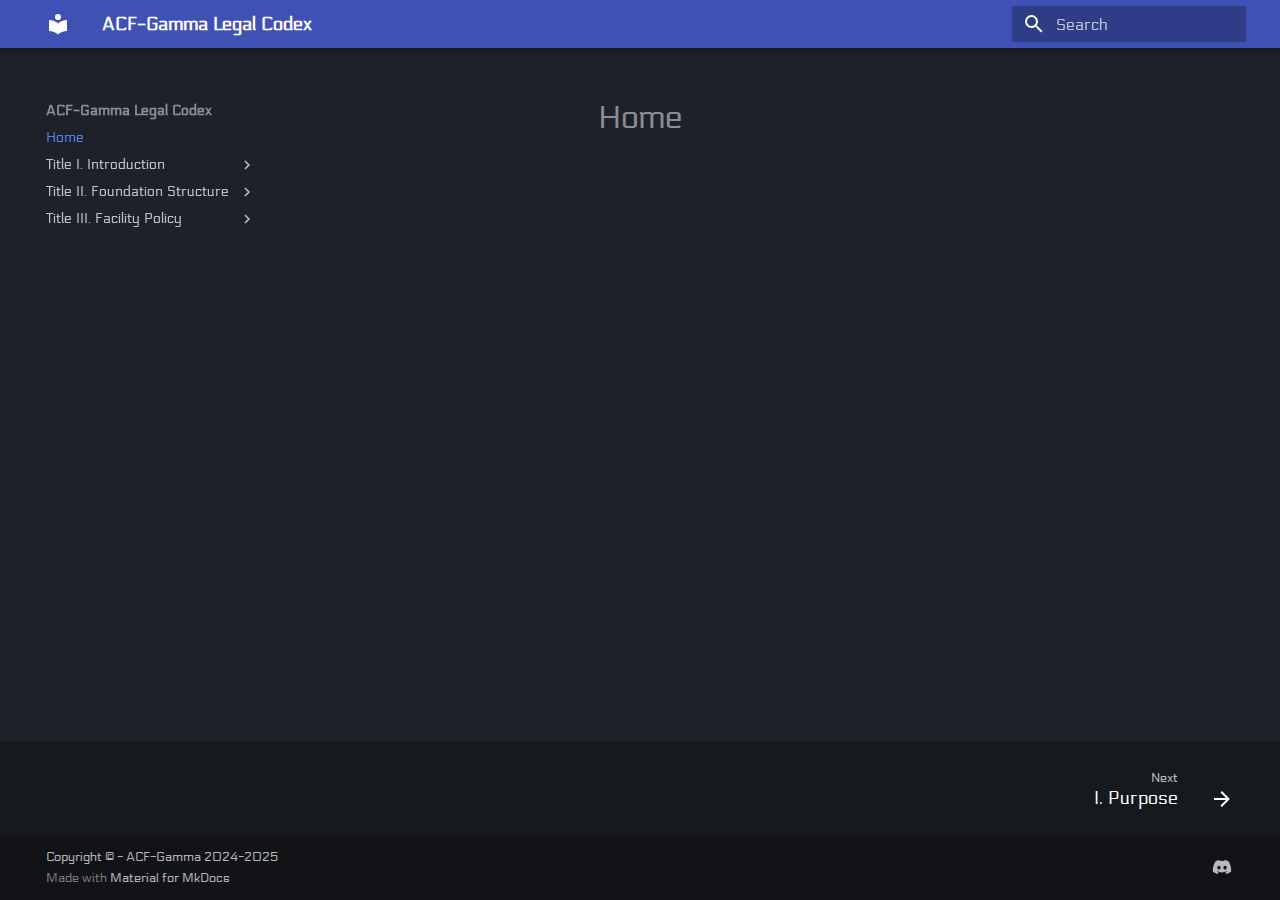
<file: index.html>
<!doctype html>
<html lang="en" class="no-js">
  <head>
    
      <meta charset="utf-8">
      <meta name="viewport" content="width=device-width,initial-scale=1">
      
      
      
        <link rel="canonical" href="https://acf-gamma.github.io/">
      
      
      
        <link rel="next" href="Title%20I.%20Introduction/I.%20Purpose/">
      
      
      <link rel="icon" href="assets/images/favicon.png">
      <meta name="generator" content="mkdocs-1.6.1, mkdocs-material-9.6.15">
    
    
      
        <title>Home - ACF-Gamma Legal Codex</title>
      
    
    
      <link rel="stylesheet" href="assets/stylesheets/main.342714a4.min.css">
      
        
        <link rel="stylesheet" href="assets/stylesheets/palette.06af60db.min.css">
      
      


    
    
      
    
    
      
        
        
        <link rel="preconnect" href="https://fonts.gstatic.com" crossorigin>
        <link rel="stylesheet" href="https://fonts.googleapis.com/css?family=Electrolize:300,300i,400,400i,700,700i%7CCourier+Prime:400,400i,700,700i&display=fallback">
        <style>:root{--md-text-font:"Electrolize";--md-code-font:"Courier Prime"}</style>
      
    
    
      <link rel="stylesheet" href="assets/stylesheets/extra.css">
    
    <script>__md_scope=new URL(".",location),__md_hash=e=>[...e].reduce(((e,_)=>(e<<5)-e+_.charCodeAt(0)),0),__md_get=(e,_=localStorage,t=__md_scope)=>JSON.parse(_.getItem(t.pathname+"."+e)),__md_set=(e,_,t=localStorage,a=__md_scope)=>{try{t.setItem(a.pathname+"."+e,JSON.stringify(_))}catch(e){}}</script>
    
      

    
    
    
  </head>
  
  
    
    
    
    
    
    <body dir="ltr" data-md-color-scheme="slate" data-md-color-primary="indigo" data-md-color-accent="indigo">
  
    
    <input class="md-toggle" data-md-toggle="drawer" type="checkbox" id="__drawer" autocomplete="off">
    <input class="md-toggle" data-md-toggle="search" type="checkbox" id="__search" autocomplete="off">
    <label class="md-overlay" for="__drawer"></label>
    <div data-md-component="skip">
      
    </div>
    <div data-md-component="announce">
      
    </div>
    
    
      

  

<header class="md-header md-header--shadow" data-md-component="header">
  <nav class="md-header__inner md-grid" aria-label="Header">
    <a href="." title="ACF-Gamma Legal Codex" class="md-header__button md-logo" aria-label="ACF-Gamma Legal Codex" data-md-component="logo">
      
  
  <svg xmlns="http://www.w3.org/2000/svg" viewBox="0 0 24 24"><path d="M12 8a3 3 0 0 0 3-3 3 3 0 0 0-3-3 3 3 0 0 0-3 3 3 3 0 0 0 3 3m0 3.54C9.64 9.35 6.5 8 3 8v11c3.5 0 6.64 1.35 9 3.54 2.36-2.19 5.5-3.54 9-3.54V8c-3.5 0-6.64 1.35-9 3.54"/></svg>

    </a>
    <label class="md-header__button md-icon" for="__drawer">
      
      <svg xmlns="http://www.w3.org/2000/svg" viewBox="0 0 24 24"><path d="M3 6h18v2H3zm0 5h18v2H3zm0 5h18v2H3z"/></svg>
    </label>
    <div class="md-header__title" data-md-component="header-title">
      <div class="md-header__ellipsis">
        <div class="md-header__topic">
          <span class="md-ellipsis">
            ACF-Gamma Legal Codex
          </span>
        </div>
        <div class="md-header__topic" data-md-component="header-topic">
          <span class="md-ellipsis">
            
              Home
            
          </span>
        </div>
      </div>
    </div>
    
      
    
    
    
    
      
      
        <label class="md-header__button md-icon" for="__search">
          
          <svg xmlns="http://www.w3.org/2000/svg" viewBox="0 0 24 24"><path d="M9.5 3A6.5 6.5 0 0 1 16 9.5c0 1.61-.59 3.09-1.56 4.23l.27.27h.79l5 5-1.5 1.5-5-5v-.79l-.27-.27A6.52 6.52 0 0 1 9.5 16 6.5 6.5 0 0 1 3 9.5 6.5 6.5 0 0 1 9.5 3m0 2C7 5 5 7 5 9.5S7 14 9.5 14 14 12 14 9.5 12 5 9.5 5"/></svg>
        </label>
        <div class="md-search" data-md-component="search" role="dialog">
  <label class="md-search__overlay" for="__search"></label>
  <div class="md-search__inner" role="search">
    <form class="md-search__form" name="search">
      <input type="text" class="md-search__input" name="query" aria-label="Search" placeholder="Search" autocapitalize="off" autocorrect="off" autocomplete="off" spellcheck="false" data-md-component="search-query" required>
      <label class="md-search__icon md-icon" for="__search">
        
        <svg xmlns="http://www.w3.org/2000/svg" viewBox="0 0 24 24"><path d="M9.5 3A6.5 6.5 0 0 1 16 9.5c0 1.61-.59 3.09-1.56 4.23l.27.27h.79l5 5-1.5 1.5-5-5v-.79l-.27-.27A6.52 6.52 0 0 1 9.5 16 6.5 6.5 0 0 1 3 9.5 6.5 6.5 0 0 1 9.5 3m0 2C7 5 5 7 5 9.5S7 14 9.5 14 14 12 14 9.5 12 5 9.5 5"/></svg>
        
        <svg xmlns="http://www.w3.org/2000/svg" viewBox="0 0 24 24"><path d="M20 11v2H8l5.5 5.5-1.42 1.42L4.16 12l7.92-7.92L13.5 5.5 8 11z"/></svg>
      </label>
      <nav class="md-search__options" aria-label="Search">
        
        <button type="reset" class="md-search__icon md-icon" title="Clear" aria-label="Clear" tabindex="-1">
          
          <svg xmlns="http://www.w3.org/2000/svg" viewBox="0 0 24 24"><path d="M19 6.41 17.59 5 12 10.59 6.41 5 5 6.41 10.59 12 5 17.59 6.41 19 12 13.41 17.59 19 19 17.59 13.41 12z"/></svg>
        </button>
      </nav>
      
    </form>
    <div class="md-search__output">
      <div class="md-search__scrollwrap" tabindex="0" data-md-scrollfix>
        <div class="md-search-result" data-md-component="search-result">
          <div class="md-search-result__meta">
            Initializing search
          </div>
          <ol class="md-search-result__list" role="presentation"></ol>
        </div>
      </div>
    </div>
  </div>
</div>
      
    
    
  </nav>
  
</header>
    
    <div class="md-container" data-md-component="container">
      
      
        
          
        
      
      <main class="md-main" data-md-component="main">
        <div class="md-main__inner md-grid">
          
            
              
              <div class="md-sidebar md-sidebar--primary" data-md-component="sidebar" data-md-type="navigation" >
                <div class="md-sidebar__scrollwrap">
                  <div class="md-sidebar__inner">
                    



<nav class="md-nav md-nav--primary" aria-label="Navigation" data-md-level="0">
  <label class="md-nav__title" for="__drawer">
    <a href="." title="ACF-Gamma Legal Codex" class="md-nav__button md-logo" aria-label="ACF-Gamma Legal Codex" data-md-component="logo">
      
  
  <svg xmlns="http://www.w3.org/2000/svg" viewBox="0 0 24 24"><path d="M12 8a3 3 0 0 0 3-3 3 3 0 0 0-3-3 3 3 0 0 0-3 3 3 3 0 0 0 3 3m0 3.54C9.64 9.35 6.5 8 3 8v11c3.5 0 6.64 1.35 9 3.54 2.36-2.19 5.5-3.54 9-3.54V8c-3.5 0-6.64 1.35-9 3.54"/></svg>

    </a>
    ACF-Gamma Legal Codex
  </label>
  
  <ul class="md-nav__list" data-md-scrollfix>
    
      
      
  
  
    
  
  
  
    <li class="md-nav__item md-nav__item--active">
      
      <input class="md-nav__toggle md-toggle" type="checkbox" id="__toc">
      
      
      
      <a href="." class="md-nav__link md-nav__link--active">
        
  
  
  <span class="md-ellipsis">
    Home
    
  </span>
  

      </a>
      
    </li>
  

    
      
      
  
  
  
  
    
    
    
    
    
    <li class="md-nav__item md-nav__item--nested">
      
        
        
        <input class="md-nav__toggle md-toggle " type="checkbox" id="__nav_2" >
        
          
          <label class="md-nav__link" for="__nav_2" id="__nav_2_label" tabindex="0">
            
  
  
  <span class="md-ellipsis">
    Title I. Introduction
    
  </span>
  

            <span class="md-nav__icon md-icon"></span>
          </label>
        
        <nav class="md-nav" data-md-level="1" aria-labelledby="__nav_2_label" aria-expanded="false">
          <label class="md-nav__title" for="__nav_2">
            <span class="md-nav__icon md-icon"></span>
            Title I. Introduction
          </label>
          <ul class="md-nav__list" data-md-scrollfix>
            
              
                
  
  
  
  
    <li class="md-nav__item">
      <a href="Title%20I.%20Introduction/I.%20Purpose/" class="md-nav__link">
        
  
  
  <span class="md-ellipsis">
    I. Purpose
    
  </span>
  

      </a>
    </li>
  

              
            
              
                
  
  
  
  
    <li class="md-nav__item">
      <a href="Title%20I.%20Introduction/II.%20Rights/" class="md-nav__link">
        
  
  
  <span class="md-ellipsis">
    II. Rights
    
  </span>
  

      </a>
    </li>
  

              
            
          </ul>
        </nav>
      
    </li>
  

    
      
      
  
  
  
  
    
    
    
    
    
    <li class="md-nav__item md-nav__item--nested">
      
        
        
        <input class="md-nav__toggle md-toggle " type="checkbox" id="__nav_3" >
        
          
          <label class="md-nav__link" for="__nav_3" id="__nav_3_label" tabindex="0">
            
  
  
  <span class="md-ellipsis">
    Title II. Foundation Structure
    
  </span>
  

            <span class="md-nav__icon md-icon"></span>
          </label>
        
        <nav class="md-nav" data-md-level="1" aria-labelledby="__nav_3_label" aria-expanded="false">
          <label class="md-nav__title" for="__nav_3">
            <span class="md-nav__icon md-icon"></span>
            Title II. Foundation Structure
          </label>
          <ul class="md-nav__list" data-md-scrollfix>
            
              
                
  
  
  
  
    <li class="md-nav__item">
      <a href="Title%20II.%20Foundation%20Structure/I.%20Departments/" class="md-nav__link">
        
  
  
  <span class="md-ellipsis">
    I. Departments
    
  </span>
  

      </a>
    </li>
  

              
            
              
                
  
  
  
  
    <li class="md-nav__item">
      <a href="Title%20II.%20Foundation%20Structure/II.%20Foundation%20Administration/" class="md-nav__link">
        
  
  
  <span class="md-ellipsis">
    II. Foundation Administration
    
  </span>
  

      </a>
    </li>
  

              
            
          </ul>
        </nav>
      
    </li>
  

    
      
      
  
  
  
  
    
    
    
    
    
    <li class="md-nav__item md-nav__item--nested">
      
        
        
        <input class="md-nav__toggle md-toggle " type="checkbox" id="__nav_4" >
        
          
          <label class="md-nav__link" for="__nav_4" id="__nav_4_label" tabindex="0">
            
  
  
  <span class="md-ellipsis">
    Title III. Facility Policy
    
  </span>
  

            <span class="md-nav__icon md-icon"></span>
          </label>
        
        <nav class="md-nav" data-md-level="1" aria-labelledby="__nav_4_label" aria-expanded="false">
          <label class="md-nav__title" for="__nav_4">
            <span class="md-nav__icon md-icon"></span>
            Title III. Facility Policy
          </label>
          <ul class="md-nav__list" data-md-scrollfix>
            
              
                
  
  
  
  
    <li class="md-nav__item">
      <a href="Title%20III.%20Facility%20Policy/I.%20Dress%20Code/" class="md-nav__link">
        
  
  
  <span class="md-ellipsis">
    I. Dress Code
    
  </span>
  

      </a>
    </li>
  

              
            
              
                
  
  
  
  
    <li class="md-nav__item">
      <a href="Title%20III.%20Facility%20Policy/II.%20Locations%20%26%20Access/" class="md-nav__link">
        
  
  
  <span class="md-ellipsis">
    II. Locations & Access
    
  </span>
  

      </a>
    </li>
  

              
            
              
                
  
  
  
  
    <li class="md-nav__item">
      <a href="Title%20III.%20Facility%20Policy/III.%20Anomalies%20%26%20Testing/" class="md-nav__link">
        
  
  
  <span class="md-ellipsis">
    III. Anomalies & Testing
    
  </span>
  

      </a>
    </li>
  

              
            
              
                
  
  
  
  
    <li class="md-nav__item">
      <a href="Title%20III.%20Facility%20Policy/IV.%20Weapons/" class="md-nav__link">
        
  
  
  <span class="md-ellipsis">
    IV. Weapons
    
  </span>
  

      </a>
    </li>
  

              
            
              
                
  
  
  
  
    <li class="md-nav__item">
      <a href="Title%20III.%20Facility%20Policy/V.%20Protocols/" class="md-nav__link">
        
  
  
  <span class="md-ellipsis">
    V. Protocols
    
  </span>
  

      </a>
    </li>
  

              
            
          </ul>
        </nav>
      
    </li>
  

    
  </ul>
</nav>
                  </div>
                </div>
              </div>
            
            
              
              <div class="md-sidebar md-sidebar--secondary" data-md-component="sidebar" data-md-type="toc" >
                <div class="md-sidebar__scrollwrap">
                  <div class="md-sidebar__inner">
                    

<nav class="md-nav md-nav--secondary" aria-label="Table of contents">
  
  
  
  
</nav>
                  </div>
                </div>
              </div>
            
          
          
            <div class="md-content" data-md-component="content">
              <article class="md-content__inner md-typeset">
                
                  



  <h1>Home</h1>









  
  






                
              </article>
            </div>
          
          
<script>var target=document.getElementById(location.hash.slice(1));target&&target.name&&(target.checked=target.name.startsWith("__tabbed_"))</script>
        </div>
        
      </main>
      
        <footer class="md-footer">
  
    
      
      <nav class="md-footer__inner md-grid" aria-label="Footer" >
        
        
          
          <a href="Title%20I.%20Introduction/I.%20Purpose/" class="md-footer__link md-footer__link--next" aria-label="Next: I. Purpose">
            <div class="md-footer__title">
              <span class="md-footer__direction">
                Next
              </span>
              <div class="md-ellipsis">
                I. Purpose
              </div>
            </div>
            <div class="md-footer__button md-icon">
              
              <svg xmlns="http://www.w3.org/2000/svg" viewBox="0 0 24 24"><path d="M4 11v2h12l-5.5 5.5 1.42 1.42L19.84 12l-7.92-7.92L10.5 5.5 16 11z"/></svg>
            </div>
          </a>
        
      </nav>
    
  
  <div class="md-footer-meta md-typeset">
    <div class="md-footer-meta__inner md-grid">
      <div class="md-copyright">
  
    <div class="md-copyright__highlight">
      Copyright &copy; - ACF-Gamma 2024-2025
    </div>
  
  
    Made with
    <a href="https://squidfunk.github.io/mkdocs-material/" target="_blank" rel="noopener">
      Material for MkDocs
    </a>
  
</div>
      
        <div class="md-social">
  
    
    
    
    
      
      
    
    <a href="https://discord.gg/sPmWfcJa3n" target="_blank" rel="noopener" title="discord.gg" class="md-social__link">
      <svg xmlns="http://www.w3.org/2000/svg" viewBox="0 0 640 512"><!--! Font Awesome Free 6.7.2 by @fontawesome - https://fontawesome.com License - https://fontawesome.com/license/free (Icons: CC BY 4.0, Fonts: SIL OFL 1.1, Code: MIT License) Copyright 2024 Fonticons, Inc.--><path d="M524.531 69.836a1.5 1.5 0 0 0-.764-.7A485 485 0 0 0 404.081 32.03a1.82 1.82 0 0 0-1.923.91 338 338 0 0 0-14.9 30.6 447.9 447.9 0 0 0-134.426 0 310 310 0 0 0-15.135-30.6 1.89 1.89 0 0 0-1.924-.91 483.7 483.7 0 0 0-119.688 37.107 1.7 1.7 0 0 0-.788.676C39.068 183.651 18.186 294.69 28.43 404.354a2.02 2.02 0 0 0 .765 1.375 487.7 487.7 0 0 0 146.825 74.189 1.9 1.9 0 0 0 2.063-.676A348 348 0 0 0 208.12 430.4a1.86 1.86 0 0 0-1.019-2.588 321 321 0 0 1-45.868-21.853 1.885 1.885 0 0 1-.185-3.126 251 251 0 0 0 9.109-7.137 1.82 1.82 0 0 1 1.9-.256c96.229 43.917 200.41 43.917 295.5 0a1.81 1.81 0 0 1 1.924.233 235 235 0 0 0 9.132 7.16 1.884 1.884 0 0 1-.162 3.126 301.4 301.4 0 0 1-45.89 21.83 1.875 1.875 0 0 0-1 2.611 391 391 0 0 0 30.014 48.815 1.86 1.86 0 0 0 2.063.7A486 486 0 0 0 610.7 405.729a1.88 1.88 0 0 0 .765-1.352c12.264-126.783-20.532-236.912-86.934-334.541M222.491 337.58c-28.972 0-52.844-26.587-52.844-59.239s23.409-59.241 52.844-59.241c29.665 0 53.306 26.82 52.843 59.239 0 32.654-23.41 59.241-52.843 59.241m195.38 0c-28.971 0-52.843-26.587-52.843-59.239s23.409-59.241 52.843-59.241c29.667 0 53.307 26.82 52.844 59.239 0 32.654-23.177 59.241-52.844 59.241"/></svg>
    </a>
  
</div>
      
    </div>
  </div>
</footer>
      
    </div>
    <div class="md-dialog" data-md-component="dialog">
      <div class="md-dialog__inner md-typeset"></div>
    </div>
    
    
    
      
      <script id="__config" type="application/json">{"base": ".", "features": ["navigation.footer"], "search": "assets/javascripts/workers/search.d50fe291.min.js", "tags": null, "translations": {"clipboard.copied": "Copied to clipboard", "clipboard.copy": "Copy to clipboard", "search.result.more.one": "1 more on this page", "search.result.more.other": "# more on this page", "search.result.none": "No matching documents", "search.result.one": "1 matching document", "search.result.other": "# matching documents", "search.result.placeholder": "Type to start searching", "search.result.term.missing": "Missing", "select.version": "Select version"}, "version": null}</script>
    
    
      <script src="assets/javascripts/bundle.56ea9cef.min.js"></script>
      
    
  </body>
</html>
</file>
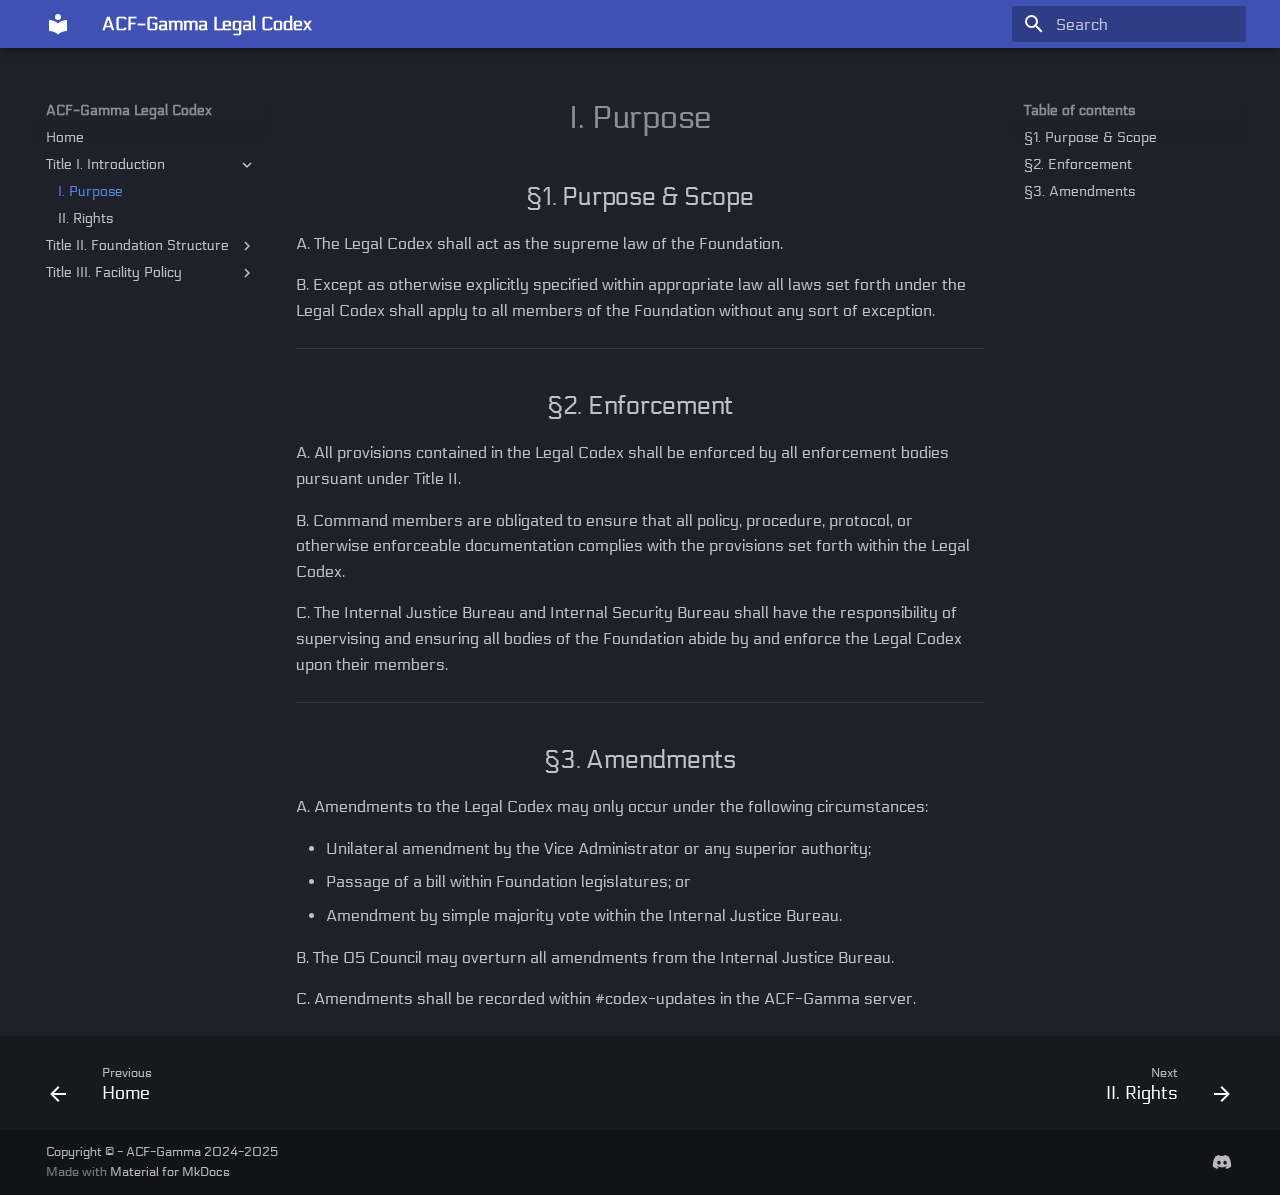
<file: Title I. Introduction/I. Purpose/index.html>
<!doctype html>
<html lang="en" class="no-js">
  <head>
    
      <meta charset="utf-8">
      <meta name="viewport" content="width=device-width,initial-scale=1">
      
      
      
        <link rel="canonical" href="https://acf-gamma.github.io/Title%20I.%20Introduction/I.%20Purpose/">
      
      
        <link rel="prev" href="../..">
      
      
        <link rel="next" href="../II.%20Rights/">
      
      
      <link rel="icon" href="../../assets/images/favicon.png">
      <meta name="generator" content="mkdocs-1.6.1, mkdocs-material-9.6.15">
    
    
      
        <title>I. Purpose - ACF-Gamma Legal Codex</title>
      
    
    
      <link rel="stylesheet" href="../../assets/stylesheets/main.342714a4.min.css">
      
        
        <link rel="stylesheet" href="../../assets/stylesheets/palette.06af60db.min.css">
      
      


    
    
      
    
    
      
        
        
        <link rel="preconnect" href="https://fonts.gstatic.com" crossorigin>
        <link rel="stylesheet" href="https://fonts.googleapis.com/css?family=Electrolize:300,300i,400,400i,700,700i%7CCourier+Prime:400,400i,700,700i&display=fallback">
        <style>:root{--md-text-font:"Electrolize";--md-code-font:"Courier Prime"}</style>
      
    
    
      <link rel="stylesheet" href="../../assets/stylesheets/extra.css">
    
    <script>__md_scope=new URL("../..",location),__md_hash=e=>[...e].reduce(((e,_)=>(e<<5)-e+_.charCodeAt(0)),0),__md_get=(e,_=localStorage,t=__md_scope)=>JSON.parse(_.getItem(t.pathname+"."+e)),__md_set=(e,_,t=localStorage,a=__md_scope)=>{try{t.setItem(a.pathname+"."+e,JSON.stringify(_))}catch(e){}}</script>
    
      

    
    
    
  </head>
  
  
    
    
    
    
    
    <body dir="ltr" data-md-color-scheme="slate" data-md-color-primary="indigo" data-md-color-accent="indigo">
  
    
    <input class="md-toggle" data-md-toggle="drawer" type="checkbox" id="__drawer" autocomplete="off">
    <input class="md-toggle" data-md-toggle="search" type="checkbox" id="__search" autocomplete="off">
    <label class="md-overlay" for="__drawer"></label>
    <div data-md-component="skip">
      
        
        <a href="#1-purpose-scope" class="md-skip">
          Skip to content
        </a>
      
    </div>
    <div data-md-component="announce">
      
    </div>
    
    
      

  

<header class="md-header md-header--shadow" data-md-component="header">
  <nav class="md-header__inner md-grid" aria-label="Header">
    <a href="../.." title="ACF-Gamma Legal Codex" class="md-header__button md-logo" aria-label="ACF-Gamma Legal Codex" data-md-component="logo">
      
  
  <svg xmlns="http://www.w3.org/2000/svg" viewBox="0 0 24 24"><path d="M12 8a3 3 0 0 0 3-3 3 3 0 0 0-3-3 3 3 0 0 0-3 3 3 3 0 0 0 3 3m0 3.54C9.64 9.35 6.5 8 3 8v11c3.5 0 6.64 1.35 9 3.54 2.36-2.19 5.5-3.54 9-3.54V8c-3.5 0-6.64 1.35-9 3.54"/></svg>

    </a>
    <label class="md-header__button md-icon" for="__drawer">
      
      <svg xmlns="http://www.w3.org/2000/svg" viewBox="0 0 24 24"><path d="M3 6h18v2H3zm0 5h18v2H3zm0 5h18v2H3z"/></svg>
    </label>
    <div class="md-header__title" data-md-component="header-title">
      <div class="md-header__ellipsis">
        <div class="md-header__topic">
          <span class="md-ellipsis">
            ACF-Gamma Legal Codex
          </span>
        </div>
        <div class="md-header__topic" data-md-component="header-topic">
          <span class="md-ellipsis">
            
              I. Purpose
            
          </span>
        </div>
      </div>
    </div>
    
      
    
    
    
    
      
      
        <label class="md-header__button md-icon" for="__search">
          
          <svg xmlns="http://www.w3.org/2000/svg" viewBox="0 0 24 24"><path d="M9.5 3A6.5 6.5 0 0 1 16 9.5c0 1.61-.59 3.09-1.56 4.23l.27.27h.79l5 5-1.5 1.5-5-5v-.79l-.27-.27A6.52 6.52 0 0 1 9.5 16 6.5 6.5 0 0 1 3 9.5 6.5 6.5 0 0 1 9.5 3m0 2C7 5 5 7 5 9.5S7 14 9.5 14 14 12 14 9.5 12 5 9.5 5"/></svg>
        </label>
        <div class="md-search" data-md-component="search" role="dialog">
  <label class="md-search__overlay" for="__search"></label>
  <div class="md-search__inner" role="search">
    <form class="md-search__form" name="search">
      <input type="text" class="md-search__input" name="query" aria-label="Search" placeholder="Search" autocapitalize="off" autocorrect="off" autocomplete="off" spellcheck="false" data-md-component="search-query" required>
      <label class="md-search__icon md-icon" for="__search">
        
        <svg xmlns="http://www.w3.org/2000/svg" viewBox="0 0 24 24"><path d="M9.5 3A6.5 6.5 0 0 1 16 9.5c0 1.61-.59 3.09-1.56 4.23l.27.27h.79l5 5-1.5 1.5-5-5v-.79l-.27-.27A6.52 6.52 0 0 1 9.5 16 6.5 6.5 0 0 1 3 9.5 6.5 6.5 0 0 1 9.5 3m0 2C7 5 5 7 5 9.5S7 14 9.5 14 14 12 14 9.5 12 5 9.5 5"/></svg>
        
        <svg xmlns="http://www.w3.org/2000/svg" viewBox="0 0 24 24"><path d="M20 11v2H8l5.5 5.5-1.42 1.42L4.16 12l7.92-7.92L13.5 5.5 8 11z"/></svg>
      </label>
      <nav class="md-search__options" aria-label="Search">
        
        <button type="reset" class="md-search__icon md-icon" title="Clear" aria-label="Clear" tabindex="-1">
          
          <svg xmlns="http://www.w3.org/2000/svg" viewBox="0 0 24 24"><path d="M19 6.41 17.59 5 12 10.59 6.41 5 5 6.41 10.59 12 5 17.59 6.41 19 12 13.41 17.59 19 19 17.59 13.41 12z"/></svg>
        </button>
      </nav>
      
    </form>
    <div class="md-search__output">
      <div class="md-search__scrollwrap" tabindex="0" data-md-scrollfix>
        <div class="md-search-result" data-md-component="search-result">
          <div class="md-search-result__meta">
            Initializing search
          </div>
          <ol class="md-search-result__list" role="presentation"></ol>
        </div>
      </div>
    </div>
  </div>
</div>
      
    
    
  </nav>
  
</header>
    
    <div class="md-container" data-md-component="container">
      
      
        
          
        
      
      <main class="md-main" data-md-component="main">
        <div class="md-main__inner md-grid">
          
            
              
              <div class="md-sidebar md-sidebar--primary" data-md-component="sidebar" data-md-type="navigation" >
                <div class="md-sidebar__scrollwrap">
                  <div class="md-sidebar__inner">
                    



<nav class="md-nav md-nav--primary" aria-label="Navigation" data-md-level="0">
  <label class="md-nav__title" for="__drawer">
    <a href="../.." title="ACF-Gamma Legal Codex" class="md-nav__button md-logo" aria-label="ACF-Gamma Legal Codex" data-md-component="logo">
      
  
  <svg xmlns="http://www.w3.org/2000/svg" viewBox="0 0 24 24"><path d="M12 8a3 3 0 0 0 3-3 3 3 0 0 0-3-3 3 3 0 0 0-3 3 3 3 0 0 0 3 3m0 3.54C9.64 9.35 6.5 8 3 8v11c3.5 0 6.64 1.35 9 3.54 2.36-2.19 5.5-3.54 9-3.54V8c-3.5 0-6.64 1.35-9 3.54"/></svg>

    </a>
    ACF-Gamma Legal Codex
  </label>
  
  <ul class="md-nav__list" data-md-scrollfix>
    
      
      
  
  
  
  
    <li class="md-nav__item">
      <a href="../.." class="md-nav__link">
        
  
  
  <span class="md-ellipsis">
    Home
    
  </span>
  

      </a>
    </li>
  

    
      
      
  
  
    
  
  
  
    
    
    
    
    
    <li class="md-nav__item md-nav__item--active md-nav__item--nested">
      
        
        
        <input class="md-nav__toggle md-toggle " type="checkbox" id="__nav_2" checked>
        
          
          <label class="md-nav__link" for="__nav_2" id="__nav_2_label" tabindex="0">
            
  
  
  <span class="md-ellipsis">
    Title I. Introduction
    
  </span>
  

            <span class="md-nav__icon md-icon"></span>
          </label>
        
        <nav class="md-nav" data-md-level="1" aria-labelledby="__nav_2_label" aria-expanded="true">
          <label class="md-nav__title" for="__nav_2">
            <span class="md-nav__icon md-icon"></span>
            Title I. Introduction
          </label>
          <ul class="md-nav__list" data-md-scrollfix>
            
              
                
  
  
    
  
  
  
    <li class="md-nav__item md-nav__item--active">
      
      <input class="md-nav__toggle md-toggle" type="checkbox" id="__toc">
      
      
      
        <label class="md-nav__link md-nav__link--active" for="__toc">
          
  
  
  <span class="md-ellipsis">
    I. Purpose
    
  </span>
  

          <span class="md-nav__icon md-icon"></span>
        </label>
      
      <a href="./" class="md-nav__link md-nav__link--active">
        
  
  
  <span class="md-ellipsis">
    I. Purpose
    
  </span>
  

      </a>
      
        

<nav class="md-nav md-nav--secondary" aria-label="Table of contents">
  
  
  
  
    <label class="md-nav__title" for="__toc">
      <span class="md-nav__icon md-icon"></span>
      Table of contents
    </label>
    <ul class="md-nav__list" data-md-component="toc" data-md-scrollfix>
      
        <li class="md-nav__item">
  <a href="#1-purpose-scope" class="md-nav__link">
    <span class="md-ellipsis">
      §1. Purpose &amp; Scope
    </span>
  </a>
  
</li>
      
        <li class="md-nav__item">
  <a href="#2-enforcement" class="md-nav__link">
    <span class="md-ellipsis">
      §2. Enforcement
    </span>
  </a>
  
</li>
      
        <li class="md-nav__item">
  <a href="#3-amendments" class="md-nav__link">
    <span class="md-ellipsis">
      §3. Amendments
    </span>
  </a>
  
</li>
      
    </ul>
  
</nav>
      
    </li>
  

              
            
              
                
  
  
  
  
    <li class="md-nav__item">
      <a href="../II.%20Rights/" class="md-nav__link">
        
  
  
  <span class="md-ellipsis">
    II. Rights
    
  </span>
  

      </a>
    </li>
  

              
            
          </ul>
        </nav>
      
    </li>
  

    
      
      
  
  
  
  
    
    
    
    
    
    <li class="md-nav__item md-nav__item--nested">
      
        
        
        <input class="md-nav__toggle md-toggle " type="checkbox" id="__nav_3" >
        
          
          <label class="md-nav__link" for="__nav_3" id="__nav_3_label" tabindex="0">
            
  
  
  <span class="md-ellipsis">
    Title II. Foundation Structure
    
  </span>
  

            <span class="md-nav__icon md-icon"></span>
          </label>
        
        <nav class="md-nav" data-md-level="1" aria-labelledby="__nav_3_label" aria-expanded="false">
          <label class="md-nav__title" for="__nav_3">
            <span class="md-nav__icon md-icon"></span>
            Title II. Foundation Structure
          </label>
          <ul class="md-nav__list" data-md-scrollfix>
            
              
                
  
  
  
  
    <li class="md-nav__item">
      <a href="../../Title%20II.%20Foundation%20Structure/I.%20Departments/" class="md-nav__link">
        
  
  
  <span class="md-ellipsis">
    I. Departments
    
  </span>
  

      </a>
    </li>
  

              
            
              
                
  
  
  
  
    <li class="md-nav__item">
      <a href="../../Title%20II.%20Foundation%20Structure/II.%20Foundation%20Administration/" class="md-nav__link">
        
  
  
  <span class="md-ellipsis">
    II. Foundation Administration
    
  </span>
  

      </a>
    </li>
  

              
            
          </ul>
        </nav>
      
    </li>
  

    
      
      
  
  
  
  
    
    
    
    
    
    <li class="md-nav__item md-nav__item--nested">
      
        
        
        <input class="md-nav__toggle md-toggle " type="checkbox" id="__nav_4" >
        
          
          <label class="md-nav__link" for="__nav_4" id="__nav_4_label" tabindex="0">
            
  
  
  <span class="md-ellipsis">
    Title III. Facility Policy
    
  </span>
  

            <span class="md-nav__icon md-icon"></span>
          </label>
        
        <nav class="md-nav" data-md-level="1" aria-labelledby="__nav_4_label" aria-expanded="false">
          <label class="md-nav__title" for="__nav_4">
            <span class="md-nav__icon md-icon"></span>
            Title III. Facility Policy
          </label>
          <ul class="md-nav__list" data-md-scrollfix>
            
              
                
  
  
  
  
    <li class="md-nav__item">
      <a href="../../Title%20III.%20Facility%20Policy/I.%20Dress%20Code/" class="md-nav__link">
        
  
  
  <span class="md-ellipsis">
    I. Dress Code
    
  </span>
  

      </a>
    </li>
  

              
            
              
                
  
  
  
  
    <li class="md-nav__item">
      <a href="../../Title%20III.%20Facility%20Policy/II.%20Locations%20%26%20Access/" class="md-nav__link">
        
  
  
  <span class="md-ellipsis">
    II. Locations & Access
    
  </span>
  

      </a>
    </li>
  

              
            
              
                
  
  
  
  
    <li class="md-nav__item">
      <a href="../../Title%20III.%20Facility%20Policy/III.%20Anomalies%20%26%20Testing/" class="md-nav__link">
        
  
  
  <span class="md-ellipsis">
    III. Anomalies & Testing
    
  </span>
  

      </a>
    </li>
  

              
            
              
                
  
  
  
  
    <li class="md-nav__item">
      <a href="../../Title%20III.%20Facility%20Policy/IV.%20Weapons/" class="md-nav__link">
        
  
  
  <span class="md-ellipsis">
    IV. Weapons
    
  </span>
  

      </a>
    </li>
  

              
            
              
                
  
  
  
  
    <li class="md-nav__item">
      <a href="../../Title%20III.%20Facility%20Policy/V.%20Protocols/" class="md-nav__link">
        
  
  
  <span class="md-ellipsis">
    V. Protocols
    
  </span>
  

      </a>
    </li>
  

              
            
          </ul>
        </nav>
      
    </li>
  

    
  </ul>
</nav>
                  </div>
                </div>
              </div>
            
            
              
              <div class="md-sidebar md-sidebar--secondary" data-md-component="sidebar" data-md-type="toc" >
                <div class="md-sidebar__scrollwrap">
                  <div class="md-sidebar__inner">
                    

<nav class="md-nav md-nav--secondary" aria-label="Table of contents">
  
  
  
  
    <label class="md-nav__title" for="__toc">
      <span class="md-nav__icon md-icon"></span>
      Table of contents
    </label>
    <ul class="md-nav__list" data-md-component="toc" data-md-scrollfix>
      
        <li class="md-nav__item">
  <a href="#1-purpose-scope" class="md-nav__link">
    <span class="md-ellipsis">
      §1. Purpose &amp; Scope
    </span>
  </a>
  
</li>
      
        <li class="md-nav__item">
  <a href="#2-enforcement" class="md-nav__link">
    <span class="md-ellipsis">
      §2. Enforcement
    </span>
  </a>
  
</li>
      
        <li class="md-nav__item">
  <a href="#3-amendments" class="md-nav__link">
    <span class="md-ellipsis">
      §3. Amendments
    </span>
  </a>
  
</li>
      
    </ul>
  
</nav>
                  </div>
                </div>
              </div>
            
          
          
            <div class="md-content" data-md-component="content">
              <article class="md-content__inner md-typeset">
                
                  



  <h1>I. Purpose</h1>

<h2 id="1-purpose-scope">§1. Purpose &amp; Scope</h2>
<p>A. The Legal Codex shall act as the supreme law of the Foundation.</p>
<p>B. Except as otherwise explicitly specified within appropriate law all laws set forth under the Legal Codex shall apply to all members of the Foundation without any sort of exception.</p>
<hr />
<h2 id="2-enforcement">§2. Enforcement</h2>
<p>A. All provisions contained in the Legal Codex shall be enforced by all enforcement bodies pursuant under Title II.</p>
<p>B. Command members are obligated to ensure that all policy, procedure, protocol, or otherwise enforceable documentation complies with the provisions set forth within the Legal Codex.</p>
<p>C. The Internal Justice Bureau and Internal Security Bureau shall have the responsibility of supervising and ensuring all bodies of the Foundation abide by and enforce the Legal Codex upon their members.</p>
<hr />
<h2 id="3-amendments">§3. Amendments</h2>
<p>A. Amendments to the Legal Codex may only occur under the following circumstances:</p>
<ul>
<li>Unilateral amendment by the Vice Administrator or any superior authority;</li>
<li>Passage of a bill within Foundation legislatures; or</li>
<li>Amendment by simple majority vote within the Internal Justice Bureau.</li>
</ul>
<p>B. The O5 Council may overturn all amendments from the Internal Justice Bureau.</p>
<p>C. Amendments shall be recorded within #codex-updates in the ACF-Gamma server.</p>







  
  






                
              </article>
            </div>
          
          
<script>var target=document.getElementById(location.hash.slice(1));target&&target.name&&(target.checked=target.name.startsWith("__tabbed_"))</script>
        </div>
        
      </main>
      
        <footer class="md-footer">
  
    
      
      <nav class="md-footer__inner md-grid" aria-label="Footer" >
        
          
          <a href="../.." class="md-footer__link md-footer__link--prev" aria-label="Previous: Home">
            <div class="md-footer__button md-icon">
              
              <svg xmlns="http://www.w3.org/2000/svg" viewBox="0 0 24 24"><path d="M20 11v2H8l5.5 5.5-1.42 1.42L4.16 12l7.92-7.92L13.5 5.5 8 11z"/></svg>
            </div>
            <div class="md-footer__title">
              <span class="md-footer__direction">
                Previous
              </span>
              <div class="md-ellipsis">
                Home
              </div>
            </div>
          </a>
        
        
          
          <a href="../II.%20Rights/" class="md-footer__link md-footer__link--next" aria-label="Next: II. Rights">
            <div class="md-footer__title">
              <span class="md-footer__direction">
                Next
              </span>
              <div class="md-ellipsis">
                II. Rights
              </div>
            </div>
            <div class="md-footer__button md-icon">
              
              <svg xmlns="http://www.w3.org/2000/svg" viewBox="0 0 24 24"><path d="M4 11v2h12l-5.5 5.5 1.42 1.42L19.84 12l-7.92-7.92L10.5 5.5 16 11z"/></svg>
            </div>
          </a>
        
      </nav>
    
  
  <div class="md-footer-meta md-typeset">
    <div class="md-footer-meta__inner md-grid">
      <div class="md-copyright">
  
    <div class="md-copyright__highlight">
      Copyright &copy; - ACF-Gamma 2024-2025
    </div>
  
  
    Made with
    <a href="https://squidfunk.github.io/mkdocs-material/" target="_blank" rel="noopener">
      Material for MkDocs
    </a>
  
</div>
      
        <div class="md-social">
  
    
    
    
    
      
      
    
    <a href="https://discord.gg/sPmWfcJa3n" target="_blank" rel="noopener" title="discord.gg" class="md-social__link">
      <svg xmlns="http://www.w3.org/2000/svg" viewBox="0 0 640 512"><!--! Font Awesome Free 6.7.2 by @fontawesome - https://fontawesome.com License - https://fontawesome.com/license/free (Icons: CC BY 4.0, Fonts: SIL OFL 1.1, Code: MIT License) Copyright 2024 Fonticons, Inc.--><path d="M524.531 69.836a1.5 1.5 0 0 0-.764-.7A485 485 0 0 0 404.081 32.03a1.82 1.82 0 0 0-1.923.91 338 338 0 0 0-14.9 30.6 447.9 447.9 0 0 0-134.426 0 310 310 0 0 0-15.135-30.6 1.89 1.89 0 0 0-1.924-.91 483.7 483.7 0 0 0-119.688 37.107 1.7 1.7 0 0 0-.788.676C39.068 183.651 18.186 294.69 28.43 404.354a2.02 2.02 0 0 0 .765 1.375 487.7 487.7 0 0 0 146.825 74.189 1.9 1.9 0 0 0 2.063-.676A348 348 0 0 0 208.12 430.4a1.86 1.86 0 0 0-1.019-2.588 321 321 0 0 1-45.868-21.853 1.885 1.885 0 0 1-.185-3.126 251 251 0 0 0 9.109-7.137 1.82 1.82 0 0 1 1.9-.256c96.229 43.917 200.41 43.917 295.5 0a1.81 1.81 0 0 1 1.924.233 235 235 0 0 0 9.132 7.16 1.884 1.884 0 0 1-.162 3.126 301.4 301.4 0 0 1-45.89 21.83 1.875 1.875 0 0 0-1 2.611 391 391 0 0 0 30.014 48.815 1.86 1.86 0 0 0 2.063.7A486 486 0 0 0 610.7 405.729a1.88 1.88 0 0 0 .765-1.352c12.264-126.783-20.532-236.912-86.934-334.541M222.491 337.58c-28.972 0-52.844-26.587-52.844-59.239s23.409-59.241 52.844-59.241c29.665 0 53.306 26.82 52.843 59.239 0 32.654-23.41 59.241-52.843 59.241m195.38 0c-28.971 0-52.843-26.587-52.843-59.239s23.409-59.241 52.843-59.241c29.667 0 53.307 26.82 52.844 59.239 0 32.654-23.177 59.241-52.844 59.241"/></svg>
    </a>
  
</div>
      
    </div>
  </div>
</footer>
      
    </div>
    <div class="md-dialog" data-md-component="dialog">
      <div class="md-dialog__inner md-typeset"></div>
    </div>
    
    
    
      
      <script id="__config" type="application/json">{"base": "../..", "features": ["navigation.footer"], "search": "../../assets/javascripts/workers/search.d50fe291.min.js", "tags": null, "translations": {"clipboard.copied": "Copied to clipboard", "clipboard.copy": "Copy to clipboard", "search.result.more.one": "1 more on this page", "search.result.more.other": "# more on this page", "search.result.none": "No matching documents", "search.result.one": "1 matching document", "search.result.other": "# matching documents", "search.result.placeholder": "Type to start searching", "search.result.term.missing": "Missing", "select.version": "Select version"}, "version": null}</script>
    
    
      <script src="../../assets/javascripts/bundle.56ea9cef.min.js"></script>
      
    
  </body>
</html>
</file>
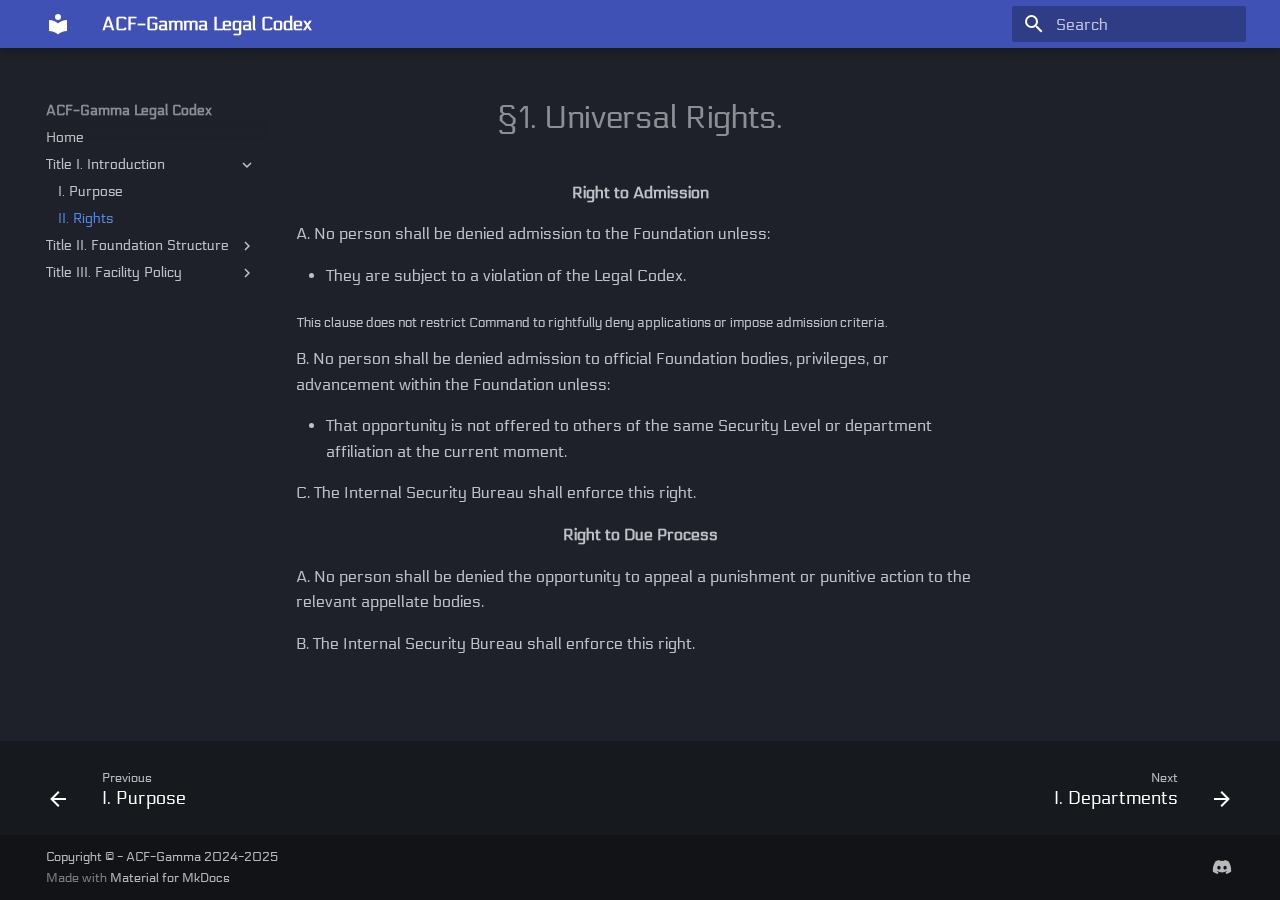
<file: Title I. Introduction/II. Rights/index.html>
<!doctype html>
<html lang="en" class="no-js">
  <head>
    
      <meta charset="utf-8">
      <meta name="viewport" content="width=device-width,initial-scale=1">
      
      
      
        <link rel="canonical" href="https://acf-gamma.github.io/Title%20I.%20Introduction/II.%20Rights/">
      
      
        <link rel="prev" href="../I.%20Purpose/">
      
      
        <link rel="next" href="../../Title%20II.%20Foundation%20Structure/I.%20Departments/">
      
      
      <link rel="icon" href="../../assets/images/favicon.png">
      <meta name="generator" content="mkdocs-1.6.1, mkdocs-material-9.6.15">
    
    
      
        <title>II. Rights - ACF-Gamma Legal Codex</title>
      
    
    
      <link rel="stylesheet" href="../../assets/stylesheets/main.342714a4.min.css">
      
        
        <link rel="stylesheet" href="../../assets/stylesheets/palette.06af60db.min.css">
      
      


    
    
      
    
    
      
        
        
        <link rel="preconnect" href="https://fonts.gstatic.com" crossorigin>
        <link rel="stylesheet" href="https://fonts.googleapis.com/css?family=Electrolize:300,300i,400,400i,700,700i%7CCourier+Prime:400,400i,700,700i&display=fallback">
        <style>:root{--md-text-font:"Electrolize";--md-code-font:"Courier Prime"}</style>
      
    
    
      <link rel="stylesheet" href="../../assets/stylesheets/extra.css">
    
    <script>__md_scope=new URL("../..",location),__md_hash=e=>[...e].reduce(((e,_)=>(e<<5)-e+_.charCodeAt(0)),0),__md_get=(e,_=localStorage,t=__md_scope)=>JSON.parse(_.getItem(t.pathname+"."+e)),__md_set=(e,_,t=localStorage,a=__md_scope)=>{try{t.setItem(a.pathname+"."+e,JSON.stringify(_))}catch(e){}}</script>
    
      

    
    
    
  </head>
  
  
    
    
    
    
    
    <body dir="ltr" data-md-color-scheme="slate" data-md-color-primary="indigo" data-md-color-accent="indigo">
  
    
    <input class="md-toggle" data-md-toggle="drawer" type="checkbox" id="__drawer" autocomplete="off">
    <input class="md-toggle" data-md-toggle="search" type="checkbox" id="__search" autocomplete="off">
    <label class="md-overlay" for="__drawer"></label>
    <div data-md-component="skip">
      
        
        <a href="#1-universal-rights" class="md-skip">
          Skip to content
        </a>
      
    </div>
    <div data-md-component="announce">
      
    </div>
    
    
      

  

<header class="md-header md-header--shadow" data-md-component="header">
  <nav class="md-header__inner md-grid" aria-label="Header">
    <a href="../.." title="ACF-Gamma Legal Codex" class="md-header__button md-logo" aria-label="ACF-Gamma Legal Codex" data-md-component="logo">
      
  
  <svg xmlns="http://www.w3.org/2000/svg" viewBox="0 0 24 24"><path d="M12 8a3 3 0 0 0 3-3 3 3 0 0 0-3-3 3 3 0 0 0-3 3 3 3 0 0 0 3 3m0 3.54C9.64 9.35 6.5 8 3 8v11c3.5 0 6.64 1.35 9 3.54 2.36-2.19 5.5-3.54 9-3.54V8c-3.5 0-6.64 1.35-9 3.54"/></svg>

    </a>
    <label class="md-header__button md-icon" for="__drawer">
      
      <svg xmlns="http://www.w3.org/2000/svg" viewBox="0 0 24 24"><path d="M3 6h18v2H3zm0 5h18v2H3zm0 5h18v2H3z"/></svg>
    </label>
    <div class="md-header__title" data-md-component="header-title">
      <div class="md-header__ellipsis">
        <div class="md-header__topic">
          <span class="md-ellipsis">
            ACF-Gamma Legal Codex
          </span>
        </div>
        <div class="md-header__topic" data-md-component="header-topic">
          <span class="md-ellipsis">
            
              II. Rights
            
          </span>
        </div>
      </div>
    </div>
    
      
    
    
    
    
      
      
        <label class="md-header__button md-icon" for="__search">
          
          <svg xmlns="http://www.w3.org/2000/svg" viewBox="0 0 24 24"><path d="M9.5 3A6.5 6.5 0 0 1 16 9.5c0 1.61-.59 3.09-1.56 4.23l.27.27h.79l5 5-1.5 1.5-5-5v-.79l-.27-.27A6.52 6.52 0 0 1 9.5 16 6.5 6.5 0 0 1 3 9.5 6.5 6.5 0 0 1 9.5 3m0 2C7 5 5 7 5 9.5S7 14 9.5 14 14 12 14 9.5 12 5 9.5 5"/></svg>
        </label>
        <div class="md-search" data-md-component="search" role="dialog">
  <label class="md-search__overlay" for="__search"></label>
  <div class="md-search__inner" role="search">
    <form class="md-search__form" name="search">
      <input type="text" class="md-search__input" name="query" aria-label="Search" placeholder="Search" autocapitalize="off" autocorrect="off" autocomplete="off" spellcheck="false" data-md-component="search-query" required>
      <label class="md-search__icon md-icon" for="__search">
        
        <svg xmlns="http://www.w3.org/2000/svg" viewBox="0 0 24 24"><path d="M9.5 3A6.5 6.5 0 0 1 16 9.5c0 1.61-.59 3.09-1.56 4.23l.27.27h.79l5 5-1.5 1.5-5-5v-.79l-.27-.27A6.52 6.52 0 0 1 9.5 16 6.5 6.5 0 0 1 3 9.5 6.5 6.5 0 0 1 9.5 3m0 2C7 5 5 7 5 9.5S7 14 9.5 14 14 12 14 9.5 12 5 9.5 5"/></svg>
        
        <svg xmlns="http://www.w3.org/2000/svg" viewBox="0 0 24 24"><path d="M20 11v2H8l5.5 5.5-1.42 1.42L4.16 12l7.92-7.92L13.5 5.5 8 11z"/></svg>
      </label>
      <nav class="md-search__options" aria-label="Search">
        
        <button type="reset" class="md-search__icon md-icon" title="Clear" aria-label="Clear" tabindex="-1">
          
          <svg xmlns="http://www.w3.org/2000/svg" viewBox="0 0 24 24"><path d="M19 6.41 17.59 5 12 10.59 6.41 5 5 6.41 10.59 12 5 17.59 6.41 19 12 13.41 17.59 19 19 17.59 13.41 12z"/></svg>
        </button>
      </nav>
      
    </form>
    <div class="md-search__output">
      <div class="md-search__scrollwrap" tabindex="0" data-md-scrollfix>
        <div class="md-search-result" data-md-component="search-result">
          <div class="md-search-result__meta">
            Initializing search
          </div>
          <ol class="md-search-result__list" role="presentation"></ol>
        </div>
      </div>
    </div>
  </div>
</div>
      
    
    
  </nav>
  
</header>
    
    <div class="md-container" data-md-component="container">
      
      
        
          
        
      
      <main class="md-main" data-md-component="main">
        <div class="md-main__inner md-grid">
          
            
              
              <div class="md-sidebar md-sidebar--primary" data-md-component="sidebar" data-md-type="navigation" >
                <div class="md-sidebar__scrollwrap">
                  <div class="md-sidebar__inner">
                    



<nav class="md-nav md-nav--primary" aria-label="Navigation" data-md-level="0">
  <label class="md-nav__title" for="__drawer">
    <a href="../.." title="ACF-Gamma Legal Codex" class="md-nav__button md-logo" aria-label="ACF-Gamma Legal Codex" data-md-component="logo">
      
  
  <svg xmlns="http://www.w3.org/2000/svg" viewBox="0 0 24 24"><path d="M12 8a3 3 0 0 0 3-3 3 3 0 0 0-3-3 3 3 0 0 0-3 3 3 3 0 0 0 3 3m0 3.54C9.64 9.35 6.5 8 3 8v11c3.5 0 6.64 1.35 9 3.54 2.36-2.19 5.5-3.54 9-3.54V8c-3.5 0-6.64 1.35-9 3.54"/></svg>

    </a>
    ACF-Gamma Legal Codex
  </label>
  
  <ul class="md-nav__list" data-md-scrollfix>
    
      
      
  
  
  
  
    <li class="md-nav__item">
      <a href="../.." class="md-nav__link">
        
  
  
  <span class="md-ellipsis">
    Home
    
  </span>
  

      </a>
    </li>
  

    
      
      
  
  
    
  
  
  
    
    
    
    
    
    <li class="md-nav__item md-nav__item--active md-nav__item--nested">
      
        
        
        <input class="md-nav__toggle md-toggle " type="checkbox" id="__nav_2" checked>
        
          
          <label class="md-nav__link" for="__nav_2" id="__nav_2_label" tabindex="0">
            
  
  
  <span class="md-ellipsis">
    Title I. Introduction
    
  </span>
  

            <span class="md-nav__icon md-icon"></span>
          </label>
        
        <nav class="md-nav" data-md-level="1" aria-labelledby="__nav_2_label" aria-expanded="true">
          <label class="md-nav__title" for="__nav_2">
            <span class="md-nav__icon md-icon"></span>
            Title I. Introduction
          </label>
          <ul class="md-nav__list" data-md-scrollfix>
            
              
                
  
  
  
  
    <li class="md-nav__item">
      <a href="../I.%20Purpose/" class="md-nav__link">
        
  
  
  <span class="md-ellipsis">
    I. Purpose
    
  </span>
  

      </a>
    </li>
  

              
            
              
                
  
  
    
  
  
  
    <li class="md-nav__item md-nav__item--active">
      
      <input class="md-nav__toggle md-toggle" type="checkbox" id="__toc">
      
      
        
      
      
      <a href="./" class="md-nav__link md-nav__link--active">
        
  
  
  <span class="md-ellipsis">
    II. Rights
    
  </span>
  

      </a>
      
    </li>
  

              
            
          </ul>
        </nav>
      
    </li>
  

    
      
      
  
  
  
  
    
    
    
    
    
    <li class="md-nav__item md-nav__item--nested">
      
        
        
        <input class="md-nav__toggle md-toggle " type="checkbox" id="__nav_3" >
        
          
          <label class="md-nav__link" for="__nav_3" id="__nav_3_label" tabindex="0">
            
  
  
  <span class="md-ellipsis">
    Title II. Foundation Structure
    
  </span>
  

            <span class="md-nav__icon md-icon"></span>
          </label>
        
        <nav class="md-nav" data-md-level="1" aria-labelledby="__nav_3_label" aria-expanded="false">
          <label class="md-nav__title" for="__nav_3">
            <span class="md-nav__icon md-icon"></span>
            Title II. Foundation Structure
          </label>
          <ul class="md-nav__list" data-md-scrollfix>
            
              
                
  
  
  
  
    <li class="md-nav__item">
      <a href="../../Title%20II.%20Foundation%20Structure/I.%20Departments/" class="md-nav__link">
        
  
  
  <span class="md-ellipsis">
    I. Departments
    
  </span>
  

      </a>
    </li>
  

              
            
              
                
  
  
  
  
    <li class="md-nav__item">
      <a href="../../Title%20II.%20Foundation%20Structure/II.%20Foundation%20Administration/" class="md-nav__link">
        
  
  
  <span class="md-ellipsis">
    II. Foundation Administration
    
  </span>
  

      </a>
    </li>
  

              
            
          </ul>
        </nav>
      
    </li>
  

    
      
      
  
  
  
  
    
    
    
    
    
    <li class="md-nav__item md-nav__item--nested">
      
        
        
        <input class="md-nav__toggle md-toggle " type="checkbox" id="__nav_4" >
        
          
          <label class="md-nav__link" for="__nav_4" id="__nav_4_label" tabindex="0">
            
  
  
  <span class="md-ellipsis">
    Title III. Facility Policy
    
  </span>
  

            <span class="md-nav__icon md-icon"></span>
          </label>
        
        <nav class="md-nav" data-md-level="1" aria-labelledby="__nav_4_label" aria-expanded="false">
          <label class="md-nav__title" for="__nav_4">
            <span class="md-nav__icon md-icon"></span>
            Title III. Facility Policy
          </label>
          <ul class="md-nav__list" data-md-scrollfix>
            
              
                
  
  
  
  
    <li class="md-nav__item">
      <a href="../../Title%20III.%20Facility%20Policy/I.%20Dress%20Code/" class="md-nav__link">
        
  
  
  <span class="md-ellipsis">
    I. Dress Code
    
  </span>
  

      </a>
    </li>
  

              
            
              
                
  
  
  
  
    <li class="md-nav__item">
      <a href="../../Title%20III.%20Facility%20Policy/II.%20Locations%20%26%20Access/" class="md-nav__link">
        
  
  
  <span class="md-ellipsis">
    II. Locations & Access
    
  </span>
  

      </a>
    </li>
  

              
            
              
                
  
  
  
  
    <li class="md-nav__item">
      <a href="../../Title%20III.%20Facility%20Policy/III.%20Anomalies%20%26%20Testing/" class="md-nav__link">
        
  
  
  <span class="md-ellipsis">
    III. Anomalies & Testing
    
  </span>
  

      </a>
    </li>
  

              
            
              
                
  
  
  
  
    <li class="md-nav__item">
      <a href="../../Title%20III.%20Facility%20Policy/IV.%20Weapons/" class="md-nav__link">
        
  
  
  <span class="md-ellipsis">
    IV. Weapons
    
  </span>
  

      </a>
    </li>
  

              
            
              
                
  
  
  
  
    <li class="md-nav__item">
      <a href="../../Title%20III.%20Facility%20Policy/V.%20Protocols/" class="md-nav__link">
        
  
  
  <span class="md-ellipsis">
    V. Protocols
    
  </span>
  

      </a>
    </li>
  

              
            
          </ul>
        </nav>
      
    </li>
  

    
  </ul>
</nav>
                  </div>
                </div>
              </div>
            
            
              
              <div class="md-sidebar md-sidebar--secondary" data-md-component="sidebar" data-md-type="toc" >
                <div class="md-sidebar__scrollwrap">
                  <div class="md-sidebar__inner">
                    

<nav class="md-nav md-nav--secondary" aria-label="Table of contents">
  
  
  
    
  
  
</nav>
                  </div>
                </div>
              </div>
            
          
          
            <div class="md-content" data-md-component="content">
              <article class="md-content__inner md-typeset">
                
                  



<h1 id="1-universal-rights">§1. Universal Rights.</h1>
<p class="center"><strong>Right to Admission</strong></p>
<p>A. No person shall be denied admission to the Foundation unless:</p>
<ul>
<li>They are subject to a violation of the Legal Codex.</li>
</ul>
<p><sub>This clause does not restrict Command to rightfully deny applications or impose admission criteria.</sub></p>
<p>B. No person shall be denied admission to official Foundation bodies, privileges, or advancement within the Foundation unless:</p>
<ul>
<li>That opportunity is not offered to others of the same Security Level or department affiliation at the current moment.</li>
</ul>
<p>C. The Internal Security Bureau shall enforce this right. </p>
<p class="center"><strong>Right to Due Process</strong></p>
<p>A. No person shall be denied the opportunity to appeal a punishment or punitive action to the relevant appellate bodies.</p>
<p>B. The Internal Security Bureau shall enforce this right.</p>







  
  






                
              </article>
            </div>
          
          
<script>var target=document.getElementById(location.hash.slice(1));target&&target.name&&(target.checked=target.name.startsWith("__tabbed_"))</script>
        </div>
        
      </main>
      
        <footer class="md-footer">
  
    
      
      <nav class="md-footer__inner md-grid" aria-label="Footer" >
        
          
          <a href="../I.%20Purpose/" class="md-footer__link md-footer__link--prev" aria-label="Previous: I. Purpose">
            <div class="md-footer__button md-icon">
              
              <svg xmlns="http://www.w3.org/2000/svg" viewBox="0 0 24 24"><path d="M20 11v2H8l5.5 5.5-1.42 1.42L4.16 12l7.92-7.92L13.5 5.5 8 11z"/></svg>
            </div>
            <div class="md-footer__title">
              <span class="md-footer__direction">
                Previous
              </span>
              <div class="md-ellipsis">
                I. Purpose
              </div>
            </div>
          </a>
        
        
          
          <a href="../../Title%20II.%20Foundation%20Structure/I.%20Departments/" class="md-footer__link md-footer__link--next" aria-label="Next: I. Departments">
            <div class="md-footer__title">
              <span class="md-footer__direction">
                Next
              </span>
              <div class="md-ellipsis">
                I. Departments
              </div>
            </div>
            <div class="md-footer__button md-icon">
              
              <svg xmlns="http://www.w3.org/2000/svg" viewBox="0 0 24 24"><path d="M4 11v2h12l-5.5 5.5 1.42 1.42L19.84 12l-7.92-7.92L10.5 5.5 16 11z"/></svg>
            </div>
          </a>
        
      </nav>
    
  
  <div class="md-footer-meta md-typeset">
    <div class="md-footer-meta__inner md-grid">
      <div class="md-copyright">
  
    <div class="md-copyright__highlight">
      Copyright &copy; - ACF-Gamma 2024-2025
    </div>
  
  
    Made with
    <a href="https://squidfunk.github.io/mkdocs-material/" target="_blank" rel="noopener">
      Material for MkDocs
    </a>
  
</div>
      
        <div class="md-social">
  
    
    
    
    
      
      
    
    <a href="https://discord.gg/sPmWfcJa3n" target="_blank" rel="noopener" title="discord.gg" class="md-social__link">
      <svg xmlns="http://www.w3.org/2000/svg" viewBox="0 0 640 512"><!--! Font Awesome Free 6.7.2 by @fontawesome - https://fontawesome.com License - https://fontawesome.com/license/free (Icons: CC BY 4.0, Fonts: SIL OFL 1.1, Code: MIT License) Copyright 2024 Fonticons, Inc.--><path d="M524.531 69.836a1.5 1.5 0 0 0-.764-.7A485 485 0 0 0 404.081 32.03a1.82 1.82 0 0 0-1.923.91 338 338 0 0 0-14.9 30.6 447.9 447.9 0 0 0-134.426 0 310 310 0 0 0-15.135-30.6 1.89 1.89 0 0 0-1.924-.91 483.7 483.7 0 0 0-119.688 37.107 1.7 1.7 0 0 0-.788.676C39.068 183.651 18.186 294.69 28.43 404.354a2.02 2.02 0 0 0 .765 1.375 487.7 487.7 0 0 0 146.825 74.189 1.9 1.9 0 0 0 2.063-.676A348 348 0 0 0 208.12 430.4a1.86 1.86 0 0 0-1.019-2.588 321 321 0 0 1-45.868-21.853 1.885 1.885 0 0 1-.185-3.126 251 251 0 0 0 9.109-7.137 1.82 1.82 0 0 1 1.9-.256c96.229 43.917 200.41 43.917 295.5 0a1.81 1.81 0 0 1 1.924.233 235 235 0 0 0 9.132 7.16 1.884 1.884 0 0 1-.162 3.126 301.4 301.4 0 0 1-45.89 21.83 1.875 1.875 0 0 0-1 2.611 391 391 0 0 0 30.014 48.815 1.86 1.86 0 0 0 2.063.7A486 486 0 0 0 610.7 405.729a1.88 1.88 0 0 0 .765-1.352c12.264-126.783-20.532-236.912-86.934-334.541M222.491 337.58c-28.972 0-52.844-26.587-52.844-59.239s23.409-59.241 52.844-59.241c29.665 0 53.306 26.82 52.843 59.239 0 32.654-23.41 59.241-52.843 59.241m195.38 0c-28.971 0-52.843-26.587-52.843-59.239s23.409-59.241 52.843-59.241c29.667 0 53.307 26.82 52.844 59.239 0 32.654-23.177 59.241-52.844 59.241"/></svg>
    </a>
  
</div>
      
    </div>
  </div>
</footer>
      
    </div>
    <div class="md-dialog" data-md-component="dialog">
      <div class="md-dialog__inner md-typeset"></div>
    </div>
    
    
    
      
      <script id="__config" type="application/json">{"base": "../..", "features": ["navigation.footer"], "search": "../../assets/javascripts/workers/search.d50fe291.min.js", "tags": null, "translations": {"clipboard.copied": "Copied to clipboard", "clipboard.copy": "Copy to clipboard", "search.result.more.one": "1 more on this page", "search.result.more.other": "# more on this page", "search.result.none": "No matching documents", "search.result.one": "1 matching document", "search.result.other": "# matching documents", "search.result.placeholder": "Type to start searching", "search.result.term.missing": "Missing", "select.version": "Select version"}, "version": null}</script>
    
    
      <script src="../../assets/javascripts/bundle.56ea9cef.min.js"></script>
      
    
  </body>
</html>
</file>
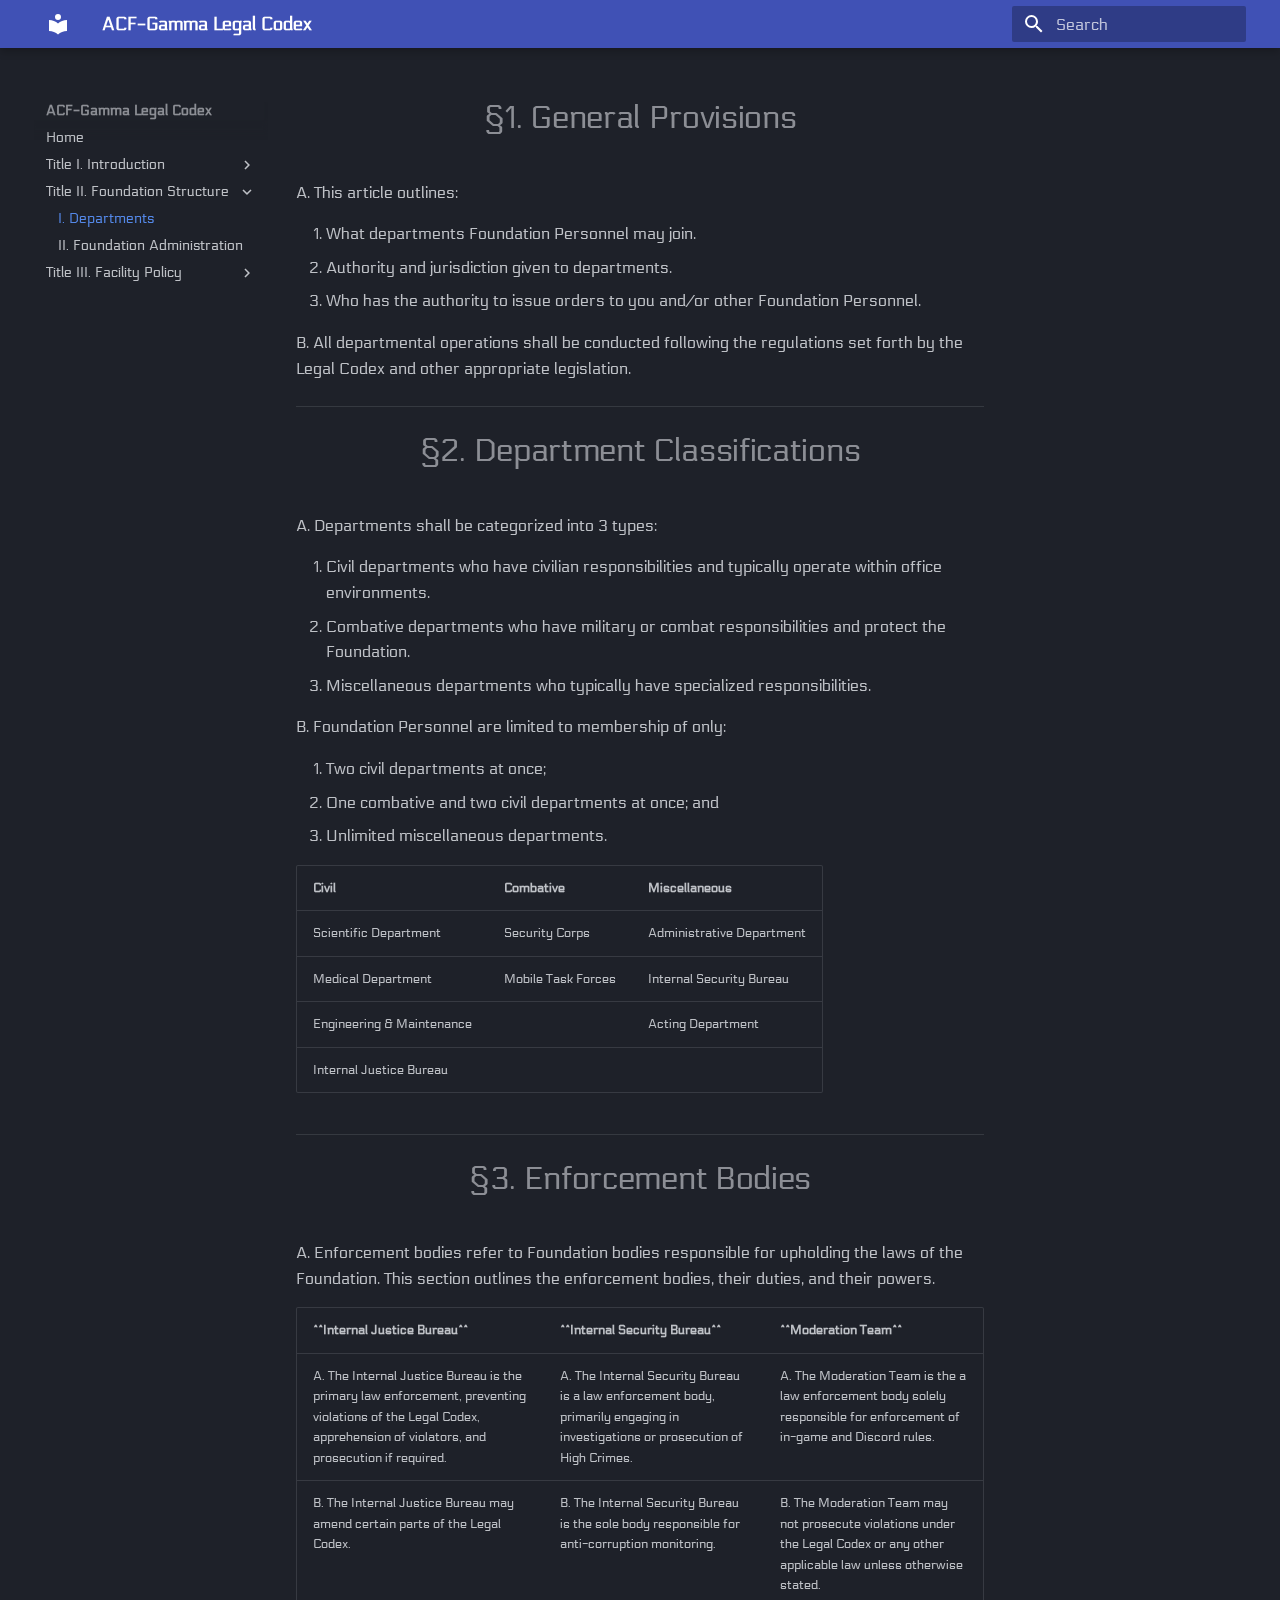
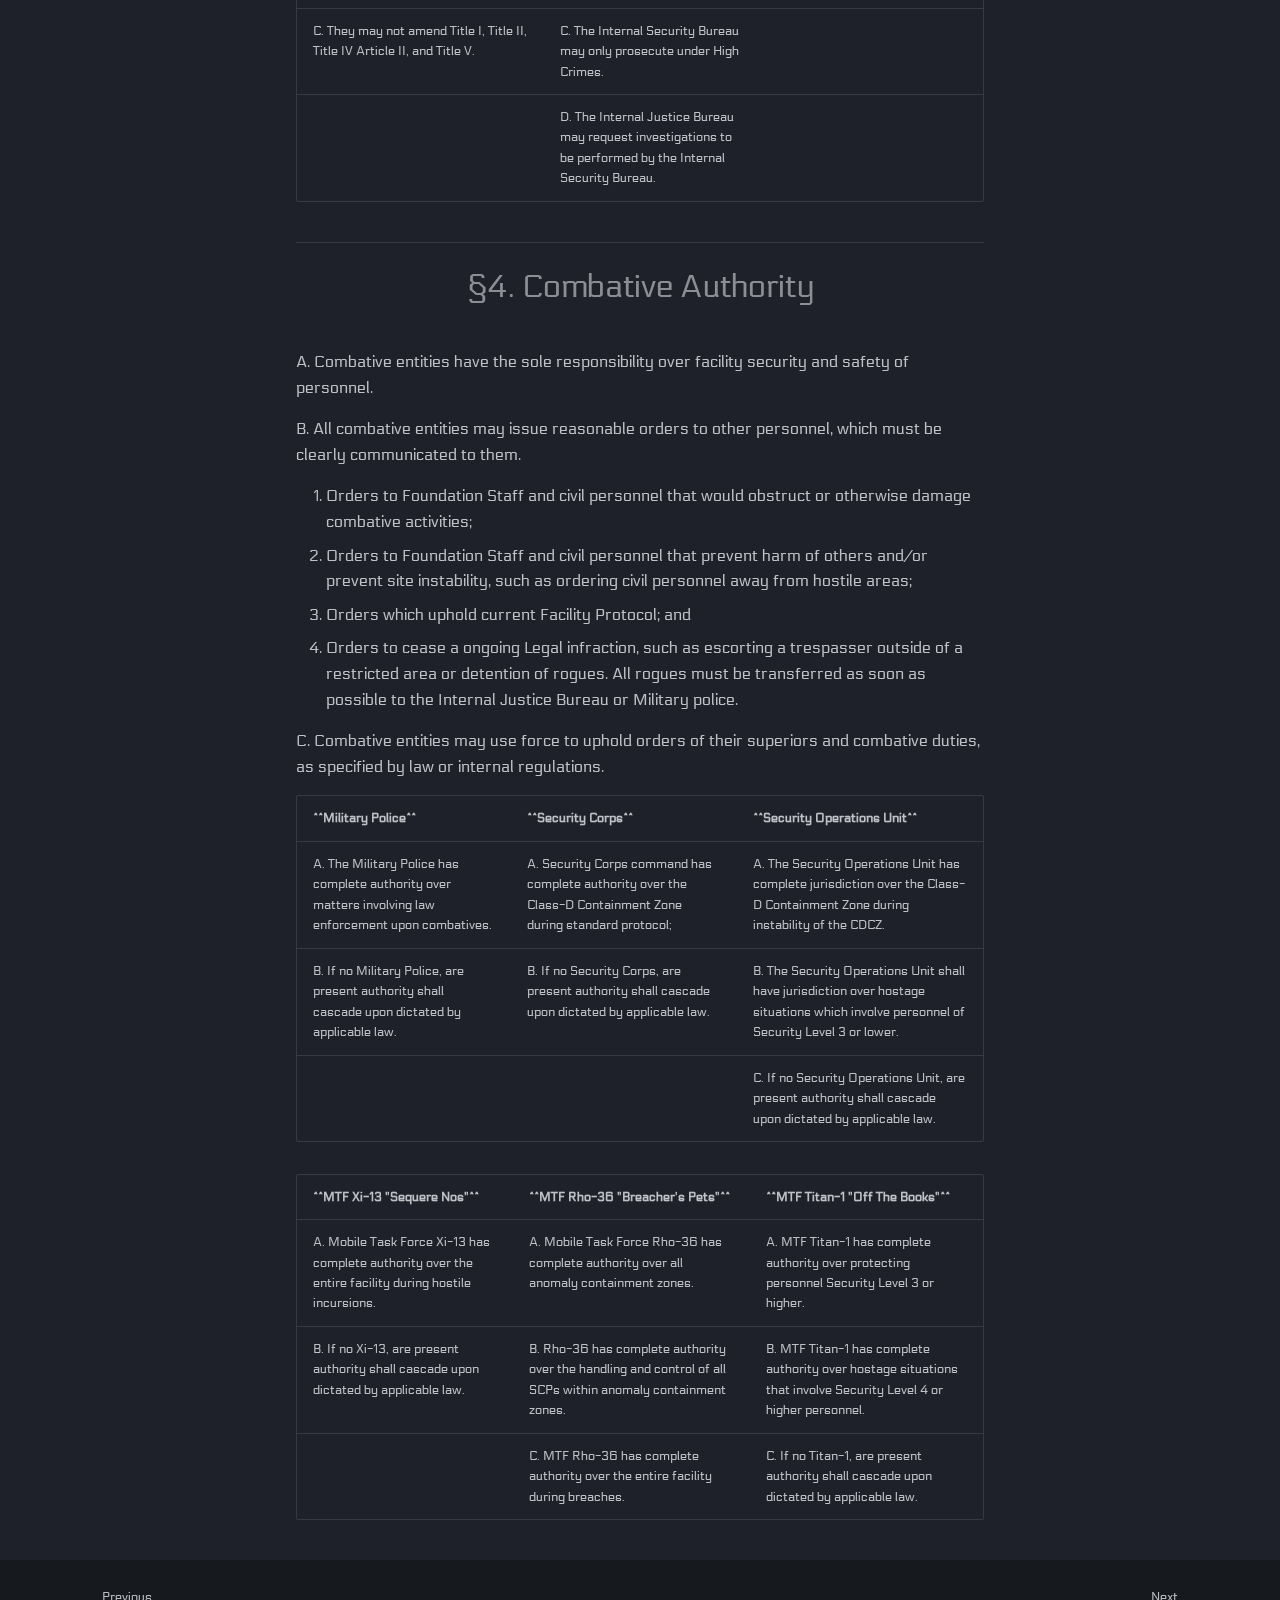
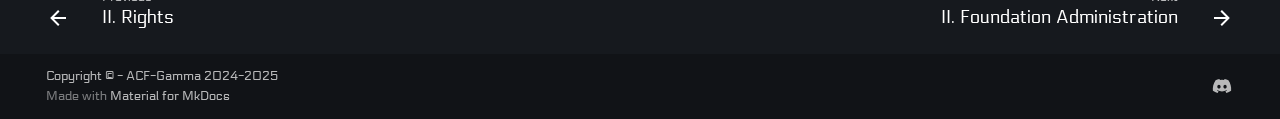
<file: Title II. Foundation Structure/I. Departments/index.html>
<!doctype html>
<html lang="en" class="no-js">
  <head>
    
      <meta charset="utf-8">
      <meta name="viewport" content="width=device-width,initial-scale=1">
      
      
      
        <link rel="canonical" href="https://acf-gamma.github.io/Title%20II.%20Foundation%20Structure/I.%20Departments/">
      
      
        <link rel="prev" href="../../Title%20I.%20Introduction/II.%20Rights/">
      
      
        <link rel="next" href="../II.%20Foundation%20Administration/">
      
      
      <link rel="icon" href="../../assets/images/favicon.png">
      <meta name="generator" content="mkdocs-1.6.1, mkdocs-material-9.6.15">
    
    
      
        <title>I. Departments - ACF-Gamma Legal Codex</title>
      
    
    
      <link rel="stylesheet" href="../../assets/stylesheets/main.342714a4.min.css">
      
        
        <link rel="stylesheet" href="../../assets/stylesheets/palette.06af60db.min.css">
      
      


    
    
      
    
    
      
        
        
        <link rel="preconnect" href="https://fonts.gstatic.com" crossorigin>
        <link rel="stylesheet" href="https://fonts.googleapis.com/css?family=Electrolize:300,300i,400,400i,700,700i%7CCourier+Prime:400,400i,700,700i&display=fallback">
        <style>:root{--md-text-font:"Electrolize";--md-code-font:"Courier Prime"}</style>
      
    
    
      <link rel="stylesheet" href="../../assets/stylesheets/extra.css">
    
    <script>__md_scope=new URL("../..",location),__md_hash=e=>[...e].reduce(((e,_)=>(e<<5)-e+_.charCodeAt(0)),0),__md_get=(e,_=localStorage,t=__md_scope)=>JSON.parse(_.getItem(t.pathname+"."+e)),__md_set=(e,_,t=localStorage,a=__md_scope)=>{try{t.setItem(a.pathname+"."+e,JSON.stringify(_))}catch(e){}}</script>
    
      

    
    
    
  </head>
  
  
    
    
    
    
    
    <body dir="ltr" data-md-color-scheme="slate" data-md-color-primary="indigo" data-md-color-accent="indigo">
  
    
    <input class="md-toggle" data-md-toggle="drawer" type="checkbox" id="__drawer" autocomplete="off">
    <input class="md-toggle" data-md-toggle="search" type="checkbox" id="__search" autocomplete="off">
    <label class="md-overlay" for="__drawer"></label>
    <div data-md-component="skip">
      
        
        <a href="#1-general-provisions" class="md-skip">
          Skip to content
        </a>
      
    </div>
    <div data-md-component="announce">
      
    </div>
    
    
      

  

<header class="md-header md-header--shadow" data-md-component="header">
  <nav class="md-header__inner md-grid" aria-label="Header">
    <a href="../.." title="ACF-Gamma Legal Codex" class="md-header__button md-logo" aria-label="ACF-Gamma Legal Codex" data-md-component="logo">
      
  
  <svg xmlns="http://www.w3.org/2000/svg" viewBox="0 0 24 24"><path d="M12 8a3 3 0 0 0 3-3 3 3 0 0 0-3-3 3 3 0 0 0-3 3 3 3 0 0 0 3 3m0 3.54C9.64 9.35 6.5 8 3 8v11c3.5 0 6.64 1.35 9 3.54 2.36-2.19 5.5-3.54 9-3.54V8c-3.5 0-6.64 1.35-9 3.54"/></svg>

    </a>
    <label class="md-header__button md-icon" for="__drawer">
      
      <svg xmlns="http://www.w3.org/2000/svg" viewBox="0 0 24 24"><path d="M3 6h18v2H3zm0 5h18v2H3zm0 5h18v2H3z"/></svg>
    </label>
    <div class="md-header__title" data-md-component="header-title">
      <div class="md-header__ellipsis">
        <div class="md-header__topic">
          <span class="md-ellipsis">
            ACF-Gamma Legal Codex
          </span>
        </div>
        <div class="md-header__topic" data-md-component="header-topic">
          <span class="md-ellipsis">
            
              I. Departments
            
          </span>
        </div>
      </div>
    </div>
    
      
    
    
    
    
      
      
        <label class="md-header__button md-icon" for="__search">
          
          <svg xmlns="http://www.w3.org/2000/svg" viewBox="0 0 24 24"><path d="M9.5 3A6.5 6.5 0 0 1 16 9.5c0 1.61-.59 3.09-1.56 4.23l.27.27h.79l5 5-1.5 1.5-5-5v-.79l-.27-.27A6.52 6.52 0 0 1 9.5 16 6.5 6.5 0 0 1 3 9.5 6.5 6.5 0 0 1 9.5 3m0 2C7 5 5 7 5 9.5S7 14 9.5 14 14 12 14 9.5 12 5 9.5 5"/></svg>
        </label>
        <div class="md-search" data-md-component="search" role="dialog">
  <label class="md-search__overlay" for="__search"></label>
  <div class="md-search__inner" role="search">
    <form class="md-search__form" name="search">
      <input type="text" class="md-search__input" name="query" aria-label="Search" placeholder="Search" autocapitalize="off" autocorrect="off" autocomplete="off" spellcheck="false" data-md-component="search-query" required>
      <label class="md-search__icon md-icon" for="__search">
        
        <svg xmlns="http://www.w3.org/2000/svg" viewBox="0 0 24 24"><path d="M9.5 3A6.5 6.5 0 0 1 16 9.5c0 1.61-.59 3.09-1.56 4.23l.27.27h.79l5 5-1.5 1.5-5-5v-.79l-.27-.27A6.52 6.52 0 0 1 9.5 16 6.5 6.5 0 0 1 3 9.5 6.5 6.5 0 0 1 9.5 3m0 2C7 5 5 7 5 9.5S7 14 9.5 14 14 12 14 9.5 12 5 9.5 5"/></svg>
        
        <svg xmlns="http://www.w3.org/2000/svg" viewBox="0 0 24 24"><path d="M20 11v2H8l5.5 5.5-1.42 1.42L4.16 12l7.92-7.92L13.5 5.5 8 11z"/></svg>
      </label>
      <nav class="md-search__options" aria-label="Search">
        
        <button type="reset" class="md-search__icon md-icon" title="Clear" aria-label="Clear" tabindex="-1">
          
          <svg xmlns="http://www.w3.org/2000/svg" viewBox="0 0 24 24"><path d="M19 6.41 17.59 5 12 10.59 6.41 5 5 6.41 10.59 12 5 17.59 6.41 19 12 13.41 17.59 19 19 17.59 13.41 12z"/></svg>
        </button>
      </nav>
      
    </form>
    <div class="md-search__output">
      <div class="md-search__scrollwrap" tabindex="0" data-md-scrollfix>
        <div class="md-search-result" data-md-component="search-result">
          <div class="md-search-result__meta">
            Initializing search
          </div>
          <ol class="md-search-result__list" role="presentation"></ol>
        </div>
      </div>
    </div>
  </div>
</div>
      
    
    
  </nav>
  
</header>
    
    <div class="md-container" data-md-component="container">
      
      
        
          
        
      
      <main class="md-main" data-md-component="main">
        <div class="md-main__inner md-grid">
          
            
              
              <div class="md-sidebar md-sidebar--primary" data-md-component="sidebar" data-md-type="navigation" >
                <div class="md-sidebar__scrollwrap">
                  <div class="md-sidebar__inner">
                    



<nav class="md-nav md-nav--primary" aria-label="Navigation" data-md-level="0">
  <label class="md-nav__title" for="__drawer">
    <a href="../.." title="ACF-Gamma Legal Codex" class="md-nav__button md-logo" aria-label="ACF-Gamma Legal Codex" data-md-component="logo">
      
  
  <svg xmlns="http://www.w3.org/2000/svg" viewBox="0 0 24 24"><path d="M12 8a3 3 0 0 0 3-3 3 3 0 0 0-3-3 3 3 0 0 0-3 3 3 3 0 0 0 3 3m0 3.54C9.64 9.35 6.5 8 3 8v11c3.5 0 6.64 1.35 9 3.54 2.36-2.19 5.5-3.54 9-3.54V8c-3.5 0-6.64 1.35-9 3.54"/></svg>

    </a>
    ACF-Gamma Legal Codex
  </label>
  
  <ul class="md-nav__list" data-md-scrollfix>
    
      
      
  
  
  
  
    <li class="md-nav__item">
      <a href="../.." class="md-nav__link">
        
  
  
  <span class="md-ellipsis">
    Home
    
  </span>
  

      </a>
    </li>
  

    
      
      
  
  
  
  
    
    
    
    
    
    <li class="md-nav__item md-nav__item--nested">
      
        
        
        <input class="md-nav__toggle md-toggle " type="checkbox" id="__nav_2" >
        
          
          <label class="md-nav__link" for="__nav_2" id="__nav_2_label" tabindex="0">
            
  
  
  <span class="md-ellipsis">
    Title I. Introduction
    
  </span>
  

            <span class="md-nav__icon md-icon"></span>
          </label>
        
        <nav class="md-nav" data-md-level="1" aria-labelledby="__nav_2_label" aria-expanded="false">
          <label class="md-nav__title" for="__nav_2">
            <span class="md-nav__icon md-icon"></span>
            Title I. Introduction
          </label>
          <ul class="md-nav__list" data-md-scrollfix>
            
              
                
  
  
  
  
    <li class="md-nav__item">
      <a href="../../Title%20I.%20Introduction/I.%20Purpose/" class="md-nav__link">
        
  
  
  <span class="md-ellipsis">
    I. Purpose
    
  </span>
  

      </a>
    </li>
  

              
            
              
                
  
  
  
  
    <li class="md-nav__item">
      <a href="../../Title%20I.%20Introduction/II.%20Rights/" class="md-nav__link">
        
  
  
  <span class="md-ellipsis">
    II. Rights
    
  </span>
  

      </a>
    </li>
  

              
            
          </ul>
        </nav>
      
    </li>
  

    
      
      
  
  
    
  
  
  
    
    
    
    
    
    <li class="md-nav__item md-nav__item--active md-nav__item--nested">
      
        
        
        <input class="md-nav__toggle md-toggle " type="checkbox" id="__nav_3" checked>
        
          
          <label class="md-nav__link" for="__nav_3" id="__nav_3_label" tabindex="0">
            
  
  
  <span class="md-ellipsis">
    Title II. Foundation Structure
    
  </span>
  

            <span class="md-nav__icon md-icon"></span>
          </label>
        
        <nav class="md-nav" data-md-level="1" aria-labelledby="__nav_3_label" aria-expanded="true">
          <label class="md-nav__title" for="__nav_3">
            <span class="md-nav__icon md-icon"></span>
            Title II. Foundation Structure
          </label>
          <ul class="md-nav__list" data-md-scrollfix>
            
              
                
  
  
    
  
  
  
    <li class="md-nav__item md-nav__item--active">
      
      <input class="md-nav__toggle md-toggle" type="checkbox" id="__toc">
      
      
        
      
      
      <a href="./" class="md-nav__link md-nav__link--active">
        
  
  
  <span class="md-ellipsis">
    I. Departments
    
  </span>
  

      </a>
      
    </li>
  

              
            
              
                
  
  
  
  
    <li class="md-nav__item">
      <a href="../II.%20Foundation%20Administration/" class="md-nav__link">
        
  
  
  <span class="md-ellipsis">
    II. Foundation Administration
    
  </span>
  

      </a>
    </li>
  

              
            
          </ul>
        </nav>
      
    </li>
  

    
      
      
  
  
  
  
    
    
    
    
    
    <li class="md-nav__item md-nav__item--nested">
      
        
        
        <input class="md-nav__toggle md-toggle " type="checkbox" id="__nav_4" >
        
          
          <label class="md-nav__link" for="__nav_4" id="__nav_4_label" tabindex="0">
            
  
  
  <span class="md-ellipsis">
    Title III. Facility Policy
    
  </span>
  

            <span class="md-nav__icon md-icon"></span>
          </label>
        
        <nav class="md-nav" data-md-level="1" aria-labelledby="__nav_4_label" aria-expanded="false">
          <label class="md-nav__title" for="__nav_4">
            <span class="md-nav__icon md-icon"></span>
            Title III. Facility Policy
          </label>
          <ul class="md-nav__list" data-md-scrollfix>
            
              
                
  
  
  
  
    <li class="md-nav__item">
      <a href="../../Title%20III.%20Facility%20Policy/I.%20Dress%20Code/" class="md-nav__link">
        
  
  
  <span class="md-ellipsis">
    I. Dress Code
    
  </span>
  

      </a>
    </li>
  

              
            
              
                
  
  
  
  
    <li class="md-nav__item">
      <a href="../../Title%20III.%20Facility%20Policy/II.%20Locations%20%26%20Access/" class="md-nav__link">
        
  
  
  <span class="md-ellipsis">
    II. Locations & Access
    
  </span>
  

      </a>
    </li>
  

              
            
              
                
  
  
  
  
    <li class="md-nav__item">
      <a href="../../Title%20III.%20Facility%20Policy/III.%20Anomalies%20%26%20Testing/" class="md-nav__link">
        
  
  
  <span class="md-ellipsis">
    III. Anomalies & Testing
    
  </span>
  

      </a>
    </li>
  

              
            
              
                
  
  
  
  
    <li class="md-nav__item">
      <a href="../../Title%20III.%20Facility%20Policy/IV.%20Weapons/" class="md-nav__link">
        
  
  
  <span class="md-ellipsis">
    IV. Weapons
    
  </span>
  

      </a>
    </li>
  

              
            
              
                
  
  
  
  
    <li class="md-nav__item">
      <a href="../../Title%20III.%20Facility%20Policy/V.%20Protocols/" class="md-nav__link">
        
  
  
  <span class="md-ellipsis">
    V. Protocols
    
  </span>
  

      </a>
    </li>
  

              
            
          </ul>
        </nav>
      
    </li>
  

    
  </ul>
</nav>
                  </div>
                </div>
              </div>
            
            
              
              <div class="md-sidebar md-sidebar--secondary" data-md-component="sidebar" data-md-type="toc" >
                <div class="md-sidebar__scrollwrap">
                  <div class="md-sidebar__inner">
                    

<nav class="md-nav md-nav--secondary" aria-label="Table of contents">
  
  
  
    
  
  
</nav>
                  </div>
                </div>
              </div>
            
          
          
            <div class="md-content" data-md-component="content">
              <article class="md-content__inner md-typeset">
                
                  



<h1 id="1-general-provisions">§1. General Provisions</h1>
<p>A. This article outlines:</p>
<ol>
<li>What departments Foundation Personnel may join.</li>
<li>Authority and jurisdiction given to departments.</li>
<li>Who has the authority to issue orders to you and/or other Foundation Personnel.</li>
</ol>
<p>B. All departmental operations shall be conducted following the regulations set forth by the Legal Codex and other appropriate legislation.</p>
<hr />
<h1 id="2-department-classifications">§2. Department Classifications</h1>
<p>A. Departments shall be categorized into 3 types:</p>
<ol>
<li>Civil departments who have civilian responsibilities and typically operate within office environments.</li>
<li>Combative departments who have military or combat responsibilities and protect the Foundation.</li>
<li>Miscellaneous departments who typically have specialized responsibilities.</li>
</ol>
<p>B. Foundation Personnel are limited to membership of only:</p>
<ol>
<li>Two civil departments at once;</li>
<li>One combative and two civil departments at once; and </li>
<li>Unlimited miscellaneous departments.</li>
</ol>
<table>
<thead>
<tr>
<th>Civil</th>
<th>Combative</th>
<th>Miscellaneous</th>
</tr>
</thead>
<tbody>
<tr>
<td>Scientific Department</td>
<td>Security Corps</td>
<td>Administrative Department</td>
</tr>
<tr>
<td>Medical Department</td>
<td>Mobile Task Forces</td>
<td>Internal Security Bureau</td>
</tr>
<tr>
<td>Engineering &amp; Maintenance</td>
<td></td>
<td>Acting Department</td>
</tr>
<tr>
<td>Internal Justice Bureau</td>
<td></td>
<td></td>
</tr>
</tbody>
</table>
<hr />
<h1 id="3-enforcement-bodies">§3. Enforcement Bodies</h1>
<p>A. Enforcement bodies refer to Foundation bodies responsible for upholding the laws of the Foundation. This section outlines the enforcement bodies, their duties, and their powers.</p>
<table>
<thead>
<tr>
<th><strong>^^Internal Justice Bureau^^</strong></th>
<th><strong>^^Internal Security Bureau^^</strong></th>
<th><strong>^^Moderation Team^^</strong></th>
</tr>
</thead>
<tbody>
<tr>
<td>A. The Internal Justice Bureau is the primary law enforcement, preventing violations of the Legal Codex, apprehension of violators, and prosecution if required.</td>
<td>A. The Internal Security Bureau is a law enforcement body, primarily engaging in investigations or prosecution of High Crimes.</td>
<td>A. The Moderation Team is the a law enforcement body solely responsible for enforcement of in-game and Discord rules.</td>
</tr>
<tr>
<td>B. The Internal Justice Bureau may amend certain parts of the Legal Codex.</td>
<td>B. The Internal Security Bureau is the sole body responsible for anti-corruption monitoring.</td>
<td>B. The Moderation Team may not prosecute violations under the Legal Codex or any other applicable law unless otherwise stated.</td>
</tr>
<tr>
<td>C. They may not amend Title I, Title II, Title IV Article II, and Title V.</td>
<td>C. The Internal Security Bureau may only prosecute under High Crimes.</td>
<td></td>
</tr>
<tr>
<td></td>
<td>D. The Internal Justice Bureau may request investigations to be performed by the Internal Security Bureau.</td>
<td></td>
</tr>
</tbody>
</table>
<hr />
<h1 id="4-combative-authority">§4. Combative Authority</h1>
<p>A. Combative entities have the sole responsibility over facility security and safety of personnel.</p>
<p>B. All combative entities may issue reasonable orders to other personnel, which must be clearly communicated to them. </p>
<ol>
<li>Orders to Foundation Staff and civil personnel that would obstruct or otherwise damage combative activities;</li>
<li>Orders to Foundation Staff and civil personnel that prevent harm of others and/or prevent site instability, such as ordering civil personnel away from hostile areas;</li>
<li>Orders which uphold current Facility Protocol; and </li>
<li>Orders to cease a ongoing Legal infraction, such as escorting a trespasser outside of a restricted area or detention of rogues. All rogues must be transferred as soon as possible to the Internal Justice Bureau or Military police.</li>
</ol>
<p>C. Combative entities may use force to uphold orders of their superiors and combative duties, as specified by law or internal regulations.</p>
<table>
<thead>
<tr>
<th><strong>^^Military Police^^</strong></th>
<th><strong>^^Security Corps^^</strong></th>
<th><strong>^^Security Operations Unit^^</strong></th>
</tr>
</thead>
<tbody>
<tr>
<td>A. The Military Police has complete authority over matters involving law enforcement upon combatives.</td>
<td>A. Security Corps command has complete authority over the Class-D Containment Zone during standard protocol;</td>
<td>A. The Security Operations Unit has complete jurisdiction over the Class-D Containment Zone during instability of the CDCZ.</td>
</tr>
<tr>
<td>B. If no Military Police, are present authority shall cascade upon dictated by applicable law.</td>
<td>B. If no Security Corps, are present authority shall cascade upon dictated by applicable law.</td>
<td>B. The Security Operations Unit shall have jurisdiction over hostage situations which involve personnel of Security Level 3 or lower.</td>
</tr>
<tr>
<td></td>
<td></td>
<td>C. If no Security Operations Unit, are present authority shall cascade upon dictated by applicable law.</td>
</tr>
</tbody>
</table>
<table>
<thead>
<tr>
<th><strong>^^MTF Xi-13 "Sequere Nos"^^</strong></th>
<th><strong>^^MTF Rho-36 "Breacher's Pets"^^</strong></th>
<th><strong>^^MTF Titan-1 "Off The Books"^^</strong></th>
</tr>
</thead>
<tbody>
<tr>
<td>A. Mobile Task Force Xi-13 has complete authority over the entire facility during hostile incursions.</td>
<td>A. Mobile Task Force Rho-36 has complete authority over all anomaly containment zones.</td>
<td>A. MTF Titan-1 has complete authority over protecting personnel Security Level 3 or higher.</td>
</tr>
<tr>
<td>B. If no Xi-13, are present authority shall cascade upon dictated by applicable law.</td>
<td>B. Rho-36 has complete authority over the handling and control of all SCPs within anomaly containment zones.</td>
<td>B. MTF Titan-1 has complete authority over hostage situations that involve Security Level 4 or higher personnel.</td>
</tr>
<tr>
<td></td>
<td>C. MTF Rho-36 has complete authority over the entire facility during breaches.</td>
<td>C. If no Titan-1, are present authority shall cascade upon dictated by applicable law.</td>
</tr>
</tbody>
</table>







  
  






                
              </article>
            </div>
          
          
<script>var target=document.getElementById(location.hash.slice(1));target&&target.name&&(target.checked=target.name.startsWith("__tabbed_"))</script>
        </div>
        
      </main>
      
        <footer class="md-footer">
  
    
      
      <nav class="md-footer__inner md-grid" aria-label="Footer" >
        
          
          <a href="../../Title%20I.%20Introduction/II.%20Rights/" class="md-footer__link md-footer__link--prev" aria-label="Previous: II. Rights">
            <div class="md-footer__button md-icon">
              
              <svg xmlns="http://www.w3.org/2000/svg" viewBox="0 0 24 24"><path d="M20 11v2H8l5.5 5.5-1.42 1.42L4.16 12l7.92-7.92L13.5 5.5 8 11z"/></svg>
            </div>
            <div class="md-footer__title">
              <span class="md-footer__direction">
                Previous
              </span>
              <div class="md-ellipsis">
                II. Rights
              </div>
            </div>
          </a>
        
        
          
          <a href="../II.%20Foundation%20Administration/" class="md-footer__link md-footer__link--next" aria-label="Next: II. Foundation Administration">
            <div class="md-footer__title">
              <span class="md-footer__direction">
                Next
              </span>
              <div class="md-ellipsis">
                II. Foundation Administration
              </div>
            </div>
            <div class="md-footer__button md-icon">
              
              <svg xmlns="http://www.w3.org/2000/svg" viewBox="0 0 24 24"><path d="M4 11v2h12l-5.5 5.5 1.42 1.42L19.84 12l-7.92-7.92L10.5 5.5 16 11z"/></svg>
            </div>
          </a>
        
      </nav>
    
  
  <div class="md-footer-meta md-typeset">
    <div class="md-footer-meta__inner md-grid">
      <div class="md-copyright">
  
    <div class="md-copyright__highlight">
      Copyright &copy; - ACF-Gamma 2024-2025
    </div>
  
  
    Made with
    <a href="https://squidfunk.github.io/mkdocs-material/" target="_blank" rel="noopener">
      Material for MkDocs
    </a>
  
</div>
      
        <div class="md-social">
  
    
    
    
    
      
      
    
    <a href="https://discord.gg/sPmWfcJa3n" target="_blank" rel="noopener" title="discord.gg" class="md-social__link">
      <svg xmlns="http://www.w3.org/2000/svg" viewBox="0 0 640 512"><!--! Font Awesome Free 6.7.2 by @fontawesome - https://fontawesome.com License - https://fontawesome.com/license/free (Icons: CC BY 4.0, Fonts: SIL OFL 1.1, Code: MIT License) Copyright 2024 Fonticons, Inc.--><path d="M524.531 69.836a1.5 1.5 0 0 0-.764-.7A485 485 0 0 0 404.081 32.03a1.82 1.82 0 0 0-1.923.91 338 338 0 0 0-14.9 30.6 447.9 447.9 0 0 0-134.426 0 310 310 0 0 0-15.135-30.6 1.89 1.89 0 0 0-1.924-.91 483.7 483.7 0 0 0-119.688 37.107 1.7 1.7 0 0 0-.788.676C39.068 183.651 18.186 294.69 28.43 404.354a2.02 2.02 0 0 0 .765 1.375 487.7 487.7 0 0 0 146.825 74.189 1.9 1.9 0 0 0 2.063-.676A348 348 0 0 0 208.12 430.4a1.86 1.86 0 0 0-1.019-2.588 321 321 0 0 1-45.868-21.853 1.885 1.885 0 0 1-.185-3.126 251 251 0 0 0 9.109-7.137 1.82 1.82 0 0 1 1.9-.256c96.229 43.917 200.41 43.917 295.5 0a1.81 1.81 0 0 1 1.924.233 235 235 0 0 0 9.132 7.16 1.884 1.884 0 0 1-.162 3.126 301.4 301.4 0 0 1-45.89 21.83 1.875 1.875 0 0 0-1 2.611 391 391 0 0 0 30.014 48.815 1.86 1.86 0 0 0 2.063.7A486 486 0 0 0 610.7 405.729a1.88 1.88 0 0 0 .765-1.352c12.264-126.783-20.532-236.912-86.934-334.541M222.491 337.58c-28.972 0-52.844-26.587-52.844-59.239s23.409-59.241 52.844-59.241c29.665 0 53.306 26.82 52.843 59.239 0 32.654-23.41 59.241-52.843 59.241m195.38 0c-28.971 0-52.843-26.587-52.843-59.239s23.409-59.241 52.843-59.241c29.667 0 53.307 26.82 52.844 59.239 0 32.654-23.177 59.241-52.844 59.241"/></svg>
    </a>
  
</div>
      
    </div>
  </div>
</footer>
      
    </div>
    <div class="md-dialog" data-md-component="dialog">
      <div class="md-dialog__inner md-typeset"></div>
    </div>
    
    
    
      
      <script id="__config" type="application/json">{"base": "../..", "features": ["navigation.footer"], "search": "../../assets/javascripts/workers/search.d50fe291.min.js", "tags": null, "translations": {"clipboard.copied": "Copied to clipboard", "clipboard.copy": "Copy to clipboard", "search.result.more.one": "1 more on this page", "search.result.more.other": "# more on this page", "search.result.none": "No matching documents", "search.result.one": "1 matching document", "search.result.other": "# matching documents", "search.result.placeholder": "Type to start searching", "search.result.term.missing": "Missing", "select.version": "Select version"}, "version": null}</script>
    
    
      <script src="../../assets/javascripts/bundle.56ea9cef.min.js"></script>
      
    
  </body>
</html>
</file>
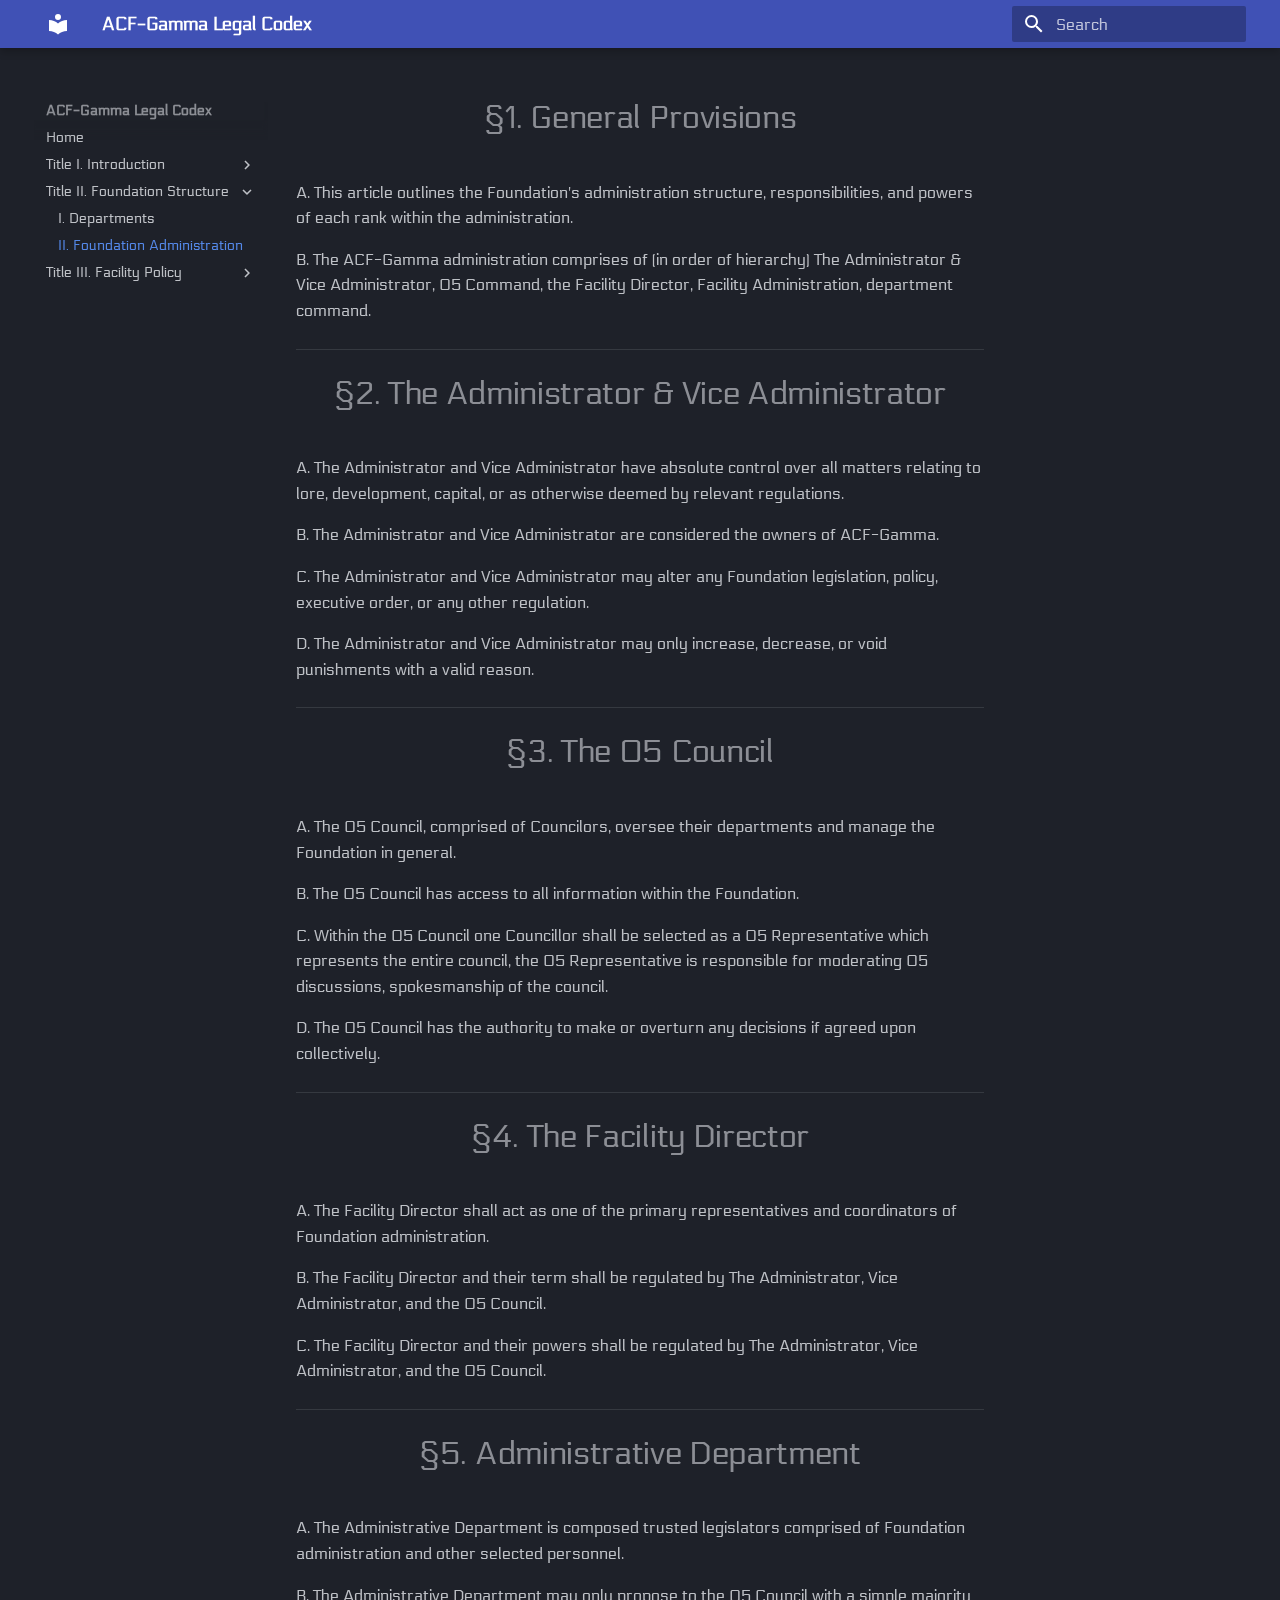
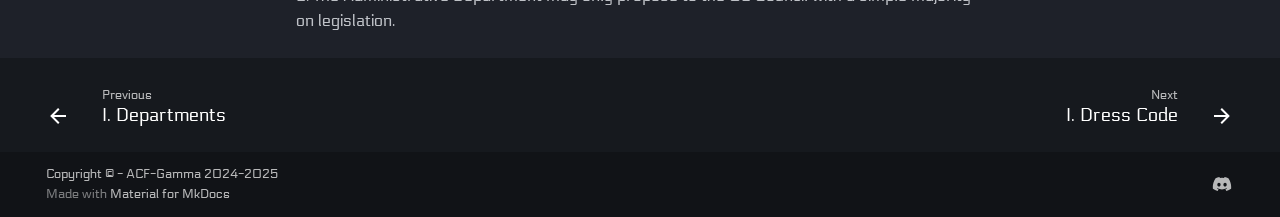
<file: Title II. Foundation Structure/II. Foundation Administration/index.html>
<!doctype html>
<html lang="en" class="no-js">
  <head>
    
      <meta charset="utf-8">
      <meta name="viewport" content="width=device-width,initial-scale=1">
      
      
      
        <link rel="canonical" href="https://acf-gamma.github.io/Title%20II.%20Foundation%20Structure/II.%20Foundation%20Administration/">
      
      
        <link rel="prev" href="../I.%20Departments/">
      
      
        <link rel="next" href="../../Title%20III.%20Facility%20Policy/I.%20Dress%20Code/">
      
      
      <link rel="icon" href="../../assets/images/favicon.png">
      <meta name="generator" content="mkdocs-1.6.1, mkdocs-material-9.6.15">
    
    
      
        <title>II. Foundation Administration - ACF-Gamma Legal Codex</title>
      
    
    
      <link rel="stylesheet" href="../../assets/stylesheets/main.342714a4.min.css">
      
        
        <link rel="stylesheet" href="../../assets/stylesheets/palette.06af60db.min.css">
      
      


    
    
      
    
    
      
        
        
        <link rel="preconnect" href="https://fonts.gstatic.com" crossorigin>
        <link rel="stylesheet" href="https://fonts.googleapis.com/css?family=Electrolize:300,300i,400,400i,700,700i%7CCourier+Prime:400,400i,700,700i&display=fallback">
        <style>:root{--md-text-font:"Electrolize";--md-code-font:"Courier Prime"}</style>
      
    
    
      <link rel="stylesheet" href="../../assets/stylesheets/extra.css">
    
    <script>__md_scope=new URL("../..",location),__md_hash=e=>[...e].reduce(((e,_)=>(e<<5)-e+_.charCodeAt(0)),0),__md_get=(e,_=localStorage,t=__md_scope)=>JSON.parse(_.getItem(t.pathname+"."+e)),__md_set=(e,_,t=localStorage,a=__md_scope)=>{try{t.setItem(a.pathname+"."+e,JSON.stringify(_))}catch(e){}}</script>
    
      

    
    
    
  </head>
  
  
    
    
    
    
    
    <body dir="ltr" data-md-color-scheme="slate" data-md-color-primary="indigo" data-md-color-accent="indigo">
  
    
    <input class="md-toggle" data-md-toggle="drawer" type="checkbox" id="__drawer" autocomplete="off">
    <input class="md-toggle" data-md-toggle="search" type="checkbox" id="__search" autocomplete="off">
    <label class="md-overlay" for="__drawer"></label>
    <div data-md-component="skip">
      
        
        <a href="#1-general-provisions" class="md-skip">
          Skip to content
        </a>
      
    </div>
    <div data-md-component="announce">
      
    </div>
    
    
      

  

<header class="md-header md-header--shadow" data-md-component="header">
  <nav class="md-header__inner md-grid" aria-label="Header">
    <a href="../.." title="ACF-Gamma Legal Codex" class="md-header__button md-logo" aria-label="ACF-Gamma Legal Codex" data-md-component="logo">
      
  
  <svg xmlns="http://www.w3.org/2000/svg" viewBox="0 0 24 24"><path d="M12 8a3 3 0 0 0 3-3 3 3 0 0 0-3-3 3 3 0 0 0-3 3 3 3 0 0 0 3 3m0 3.54C9.64 9.35 6.5 8 3 8v11c3.5 0 6.64 1.35 9 3.54 2.36-2.19 5.5-3.54 9-3.54V8c-3.5 0-6.64 1.35-9 3.54"/></svg>

    </a>
    <label class="md-header__button md-icon" for="__drawer">
      
      <svg xmlns="http://www.w3.org/2000/svg" viewBox="0 0 24 24"><path d="M3 6h18v2H3zm0 5h18v2H3zm0 5h18v2H3z"/></svg>
    </label>
    <div class="md-header__title" data-md-component="header-title">
      <div class="md-header__ellipsis">
        <div class="md-header__topic">
          <span class="md-ellipsis">
            ACF-Gamma Legal Codex
          </span>
        </div>
        <div class="md-header__topic" data-md-component="header-topic">
          <span class="md-ellipsis">
            
              II. Foundation Administration
            
          </span>
        </div>
      </div>
    </div>
    
      
    
    
    
    
      
      
        <label class="md-header__button md-icon" for="__search">
          
          <svg xmlns="http://www.w3.org/2000/svg" viewBox="0 0 24 24"><path d="M9.5 3A6.5 6.5 0 0 1 16 9.5c0 1.61-.59 3.09-1.56 4.23l.27.27h.79l5 5-1.5 1.5-5-5v-.79l-.27-.27A6.52 6.52 0 0 1 9.5 16 6.5 6.5 0 0 1 3 9.5 6.5 6.5 0 0 1 9.5 3m0 2C7 5 5 7 5 9.5S7 14 9.5 14 14 12 14 9.5 12 5 9.5 5"/></svg>
        </label>
        <div class="md-search" data-md-component="search" role="dialog">
  <label class="md-search__overlay" for="__search"></label>
  <div class="md-search__inner" role="search">
    <form class="md-search__form" name="search">
      <input type="text" class="md-search__input" name="query" aria-label="Search" placeholder="Search" autocapitalize="off" autocorrect="off" autocomplete="off" spellcheck="false" data-md-component="search-query" required>
      <label class="md-search__icon md-icon" for="__search">
        
        <svg xmlns="http://www.w3.org/2000/svg" viewBox="0 0 24 24"><path d="M9.5 3A6.5 6.5 0 0 1 16 9.5c0 1.61-.59 3.09-1.56 4.23l.27.27h.79l5 5-1.5 1.5-5-5v-.79l-.27-.27A6.52 6.52 0 0 1 9.5 16 6.5 6.5 0 0 1 3 9.5 6.5 6.5 0 0 1 9.5 3m0 2C7 5 5 7 5 9.5S7 14 9.5 14 14 12 14 9.5 12 5 9.5 5"/></svg>
        
        <svg xmlns="http://www.w3.org/2000/svg" viewBox="0 0 24 24"><path d="M20 11v2H8l5.5 5.5-1.42 1.42L4.16 12l7.92-7.92L13.5 5.5 8 11z"/></svg>
      </label>
      <nav class="md-search__options" aria-label="Search">
        
        <button type="reset" class="md-search__icon md-icon" title="Clear" aria-label="Clear" tabindex="-1">
          
          <svg xmlns="http://www.w3.org/2000/svg" viewBox="0 0 24 24"><path d="M19 6.41 17.59 5 12 10.59 6.41 5 5 6.41 10.59 12 5 17.59 6.41 19 12 13.41 17.59 19 19 17.59 13.41 12z"/></svg>
        </button>
      </nav>
      
    </form>
    <div class="md-search__output">
      <div class="md-search__scrollwrap" tabindex="0" data-md-scrollfix>
        <div class="md-search-result" data-md-component="search-result">
          <div class="md-search-result__meta">
            Initializing search
          </div>
          <ol class="md-search-result__list" role="presentation"></ol>
        </div>
      </div>
    </div>
  </div>
</div>
      
    
    
  </nav>
  
</header>
    
    <div class="md-container" data-md-component="container">
      
      
        
          
        
      
      <main class="md-main" data-md-component="main">
        <div class="md-main__inner md-grid">
          
            
              
              <div class="md-sidebar md-sidebar--primary" data-md-component="sidebar" data-md-type="navigation" >
                <div class="md-sidebar__scrollwrap">
                  <div class="md-sidebar__inner">
                    



<nav class="md-nav md-nav--primary" aria-label="Navigation" data-md-level="0">
  <label class="md-nav__title" for="__drawer">
    <a href="../.." title="ACF-Gamma Legal Codex" class="md-nav__button md-logo" aria-label="ACF-Gamma Legal Codex" data-md-component="logo">
      
  
  <svg xmlns="http://www.w3.org/2000/svg" viewBox="0 0 24 24"><path d="M12 8a3 3 0 0 0 3-3 3 3 0 0 0-3-3 3 3 0 0 0-3 3 3 3 0 0 0 3 3m0 3.54C9.64 9.35 6.5 8 3 8v11c3.5 0 6.64 1.35 9 3.54 2.36-2.19 5.5-3.54 9-3.54V8c-3.5 0-6.64 1.35-9 3.54"/></svg>

    </a>
    ACF-Gamma Legal Codex
  </label>
  
  <ul class="md-nav__list" data-md-scrollfix>
    
      
      
  
  
  
  
    <li class="md-nav__item">
      <a href="../.." class="md-nav__link">
        
  
  
  <span class="md-ellipsis">
    Home
    
  </span>
  

      </a>
    </li>
  

    
      
      
  
  
  
  
    
    
    
    
    
    <li class="md-nav__item md-nav__item--nested">
      
        
        
        <input class="md-nav__toggle md-toggle " type="checkbox" id="__nav_2" >
        
          
          <label class="md-nav__link" for="__nav_2" id="__nav_2_label" tabindex="0">
            
  
  
  <span class="md-ellipsis">
    Title I. Introduction
    
  </span>
  

            <span class="md-nav__icon md-icon"></span>
          </label>
        
        <nav class="md-nav" data-md-level="1" aria-labelledby="__nav_2_label" aria-expanded="false">
          <label class="md-nav__title" for="__nav_2">
            <span class="md-nav__icon md-icon"></span>
            Title I. Introduction
          </label>
          <ul class="md-nav__list" data-md-scrollfix>
            
              
                
  
  
  
  
    <li class="md-nav__item">
      <a href="../../Title%20I.%20Introduction/I.%20Purpose/" class="md-nav__link">
        
  
  
  <span class="md-ellipsis">
    I. Purpose
    
  </span>
  

      </a>
    </li>
  

              
            
              
                
  
  
  
  
    <li class="md-nav__item">
      <a href="../../Title%20I.%20Introduction/II.%20Rights/" class="md-nav__link">
        
  
  
  <span class="md-ellipsis">
    II. Rights
    
  </span>
  

      </a>
    </li>
  

              
            
          </ul>
        </nav>
      
    </li>
  

    
      
      
  
  
    
  
  
  
    
    
    
    
    
    <li class="md-nav__item md-nav__item--active md-nav__item--nested">
      
        
        
        <input class="md-nav__toggle md-toggle " type="checkbox" id="__nav_3" checked>
        
          
          <label class="md-nav__link" for="__nav_3" id="__nav_3_label" tabindex="0">
            
  
  
  <span class="md-ellipsis">
    Title II. Foundation Structure
    
  </span>
  

            <span class="md-nav__icon md-icon"></span>
          </label>
        
        <nav class="md-nav" data-md-level="1" aria-labelledby="__nav_3_label" aria-expanded="true">
          <label class="md-nav__title" for="__nav_3">
            <span class="md-nav__icon md-icon"></span>
            Title II. Foundation Structure
          </label>
          <ul class="md-nav__list" data-md-scrollfix>
            
              
                
  
  
  
  
    <li class="md-nav__item">
      <a href="../I.%20Departments/" class="md-nav__link">
        
  
  
  <span class="md-ellipsis">
    I. Departments
    
  </span>
  

      </a>
    </li>
  

              
            
              
                
  
  
    
  
  
  
    <li class="md-nav__item md-nav__item--active">
      
      <input class="md-nav__toggle md-toggle" type="checkbox" id="__toc">
      
      
        
      
      
      <a href="./" class="md-nav__link md-nav__link--active">
        
  
  
  <span class="md-ellipsis">
    II. Foundation Administration
    
  </span>
  

      </a>
      
    </li>
  

              
            
          </ul>
        </nav>
      
    </li>
  

    
      
      
  
  
  
  
    
    
    
    
    
    <li class="md-nav__item md-nav__item--nested">
      
        
        
        <input class="md-nav__toggle md-toggle " type="checkbox" id="__nav_4" >
        
          
          <label class="md-nav__link" for="__nav_4" id="__nav_4_label" tabindex="0">
            
  
  
  <span class="md-ellipsis">
    Title III. Facility Policy
    
  </span>
  

            <span class="md-nav__icon md-icon"></span>
          </label>
        
        <nav class="md-nav" data-md-level="1" aria-labelledby="__nav_4_label" aria-expanded="false">
          <label class="md-nav__title" for="__nav_4">
            <span class="md-nav__icon md-icon"></span>
            Title III. Facility Policy
          </label>
          <ul class="md-nav__list" data-md-scrollfix>
            
              
                
  
  
  
  
    <li class="md-nav__item">
      <a href="../../Title%20III.%20Facility%20Policy/I.%20Dress%20Code/" class="md-nav__link">
        
  
  
  <span class="md-ellipsis">
    I. Dress Code
    
  </span>
  

      </a>
    </li>
  

              
            
              
                
  
  
  
  
    <li class="md-nav__item">
      <a href="../../Title%20III.%20Facility%20Policy/II.%20Locations%20%26%20Access/" class="md-nav__link">
        
  
  
  <span class="md-ellipsis">
    II. Locations & Access
    
  </span>
  

      </a>
    </li>
  

              
            
              
                
  
  
  
  
    <li class="md-nav__item">
      <a href="../../Title%20III.%20Facility%20Policy/III.%20Anomalies%20%26%20Testing/" class="md-nav__link">
        
  
  
  <span class="md-ellipsis">
    III. Anomalies & Testing
    
  </span>
  

      </a>
    </li>
  

              
            
              
                
  
  
  
  
    <li class="md-nav__item">
      <a href="../../Title%20III.%20Facility%20Policy/IV.%20Weapons/" class="md-nav__link">
        
  
  
  <span class="md-ellipsis">
    IV. Weapons
    
  </span>
  

      </a>
    </li>
  

              
            
              
                
  
  
  
  
    <li class="md-nav__item">
      <a href="../../Title%20III.%20Facility%20Policy/V.%20Protocols/" class="md-nav__link">
        
  
  
  <span class="md-ellipsis">
    V. Protocols
    
  </span>
  

      </a>
    </li>
  

              
            
          </ul>
        </nav>
      
    </li>
  

    
  </ul>
</nav>
                  </div>
                </div>
              </div>
            
            
              
              <div class="md-sidebar md-sidebar--secondary" data-md-component="sidebar" data-md-type="toc" >
                <div class="md-sidebar__scrollwrap">
                  <div class="md-sidebar__inner">
                    

<nav class="md-nav md-nav--secondary" aria-label="Table of contents">
  
  
  
    
  
  
</nav>
                  </div>
                </div>
              </div>
            
          
          
            <div class="md-content" data-md-component="content">
              <article class="md-content__inner md-typeset">
                
                  



<h1 id="1-general-provisions">§1. General Provisions</h1>
<p>A. This article outlines the Foundation's administration structure, responsibilities, and powers of each rank within the administration.</p>
<p>B. The ACF-Gamma administration comprises of (in order of hierarchy) The Administrator &amp; Vice Administrator, O5 Command, the Facility Director, Facility Administration, department command.</p>
<hr />
<h1 id="2-the-administrator-vice-administrator">§2. The Administrator &amp; Vice Administrator</h1>
<p>A. The Administrator and Vice Administrator have absolute control over all matters relating to lore, development, capital, or as otherwise deemed by relevant regulations.</p>
<p>B. The Administrator and Vice Administrator are considered the owners of ACF-Gamma.</p>
<p>C. The Administrator and Vice Administrator may alter any Foundation legislation, policy, executive order, or any other regulation.</p>
<p>D. The Administrator and Vice Administrator may only increase, decrease, or void punishments with a valid reason.</p>
<hr />
<h1 id="3-the-o5-council">§3. The O5 Council</h1>
<p>A. The O5 Council, comprised of Councilors, oversee their departments and manage the Foundation in general.</p>
<p>B. The O5 Council has access to all information within the Foundation.</p>
<p>C. Within the O5 Council one Councillor shall be selected as a O5 Representative which represents the entire council, the O5 Representative is responsible for moderating O5 discussions, spokesmanship of the council.</p>
<p>D. The O5 Council has the authority to make or overturn any decisions if agreed upon collectively.</p>
<hr />
<h1 id="4-the-facility-director">§4. The Facility Director</h1>
<p>A. The Facility Director shall act as one of the primary representatives and coordinators of Foundation administration.</p>
<p>B. The Facility Director and their term shall be regulated by The Administrator, Vice Administrator, and the O5 Council.</p>
<p>C. The Facility Director and their powers shall be regulated by The Administrator, Vice Administrator, and the O5 Council.</p>
<hr />
<h1 id="5-administrative-department">§5. Administrative Department</h1>
<p>A. The Administrative Department is composed trusted legislators comprised of Foundation administration and other selected personnel.</p>
<p>B. The Administrative Department may only propose to the O5 Council with a simple majority on legislation.</p>







  
  






                
              </article>
            </div>
          
          
<script>var target=document.getElementById(location.hash.slice(1));target&&target.name&&(target.checked=target.name.startsWith("__tabbed_"))</script>
        </div>
        
      </main>
      
        <footer class="md-footer">
  
    
      
      <nav class="md-footer__inner md-grid" aria-label="Footer" >
        
          
          <a href="../I.%20Departments/" class="md-footer__link md-footer__link--prev" aria-label="Previous: I. Departments">
            <div class="md-footer__button md-icon">
              
              <svg xmlns="http://www.w3.org/2000/svg" viewBox="0 0 24 24"><path d="M20 11v2H8l5.5 5.5-1.42 1.42L4.16 12l7.92-7.92L13.5 5.5 8 11z"/></svg>
            </div>
            <div class="md-footer__title">
              <span class="md-footer__direction">
                Previous
              </span>
              <div class="md-ellipsis">
                I. Departments
              </div>
            </div>
          </a>
        
        
          
          <a href="../../Title%20III.%20Facility%20Policy/I.%20Dress%20Code/" class="md-footer__link md-footer__link--next" aria-label="Next: I. Dress Code">
            <div class="md-footer__title">
              <span class="md-footer__direction">
                Next
              </span>
              <div class="md-ellipsis">
                I. Dress Code
              </div>
            </div>
            <div class="md-footer__button md-icon">
              
              <svg xmlns="http://www.w3.org/2000/svg" viewBox="0 0 24 24"><path d="M4 11v2h12l-5.5 5.5 1.42 1.42L19.84 12l-7.92-7.92L10.5 5.5 16 11z"/></svg>
            </div>
          </a>
        
      </nav>
    
  
  <div class="md-footer-meta md-typeset">
    <div class="md-footer-meta__inner md-grid">
      <div class="md-copyright">
  
    <div class="md-copyright__highlight">
      Copyright &copy; - ACF-Gamma 2024-2025
    </div>
  
  
    Made with
    <a href="https://squidfunk.github.io/mkdocs-material/" target="_blank" rel="noopener">
      Material for MkDocs
    </a>
  
</div>
      
        <div class="md-social">
  
    
    
    
    
      
      
    
    <a href="https://discord.gg/sPmWfcJa3n" target="_blank" rel="noopener" title="discord.gg" class="md-social__link">
      <svg xmlns="http://www.w3.org/2000/svg" viewBox="0 0 640 512"><!--! Font Awesome Free 6.7.2 by @fontawesome - https://fontawesome.com License - https://fontawesome.com/license/free (Icons: CC BY 4.0, Fonts: SIL OFL 1.1, Code: MIT License) Copyright 2024 Fonticons, Inc.--><path d="M524.531 69.836a1.5 1.5 0 0 0-.764-.7A485 485 0 0 0 404.081 32.03a1.82 1.82 0 0 0-1.923.91 338 338 0 0 0-14.9 30.6 447.9 447.9 0 0 0-134.426 0 310 310 0 0 0-15.135-30.6 1.89 1.89 0 0 0-1.924-.91 483.7 483.7 0 0 0-119.688 37.107 1.7 1.7 0 0 0-.788.676C39.068 183.651 18.186 294.69 28.43 404.354a2.02 2.02 0 0 0 .765 1.375 487.7 487.7 0 0 0 146.825 74.189 1.9 1.9 0 0 0 2.063-.676A348 348 0 0 0 208.12 430.4a1.86 1.86 0 0 0-1.019-2.588 321 321 0 0 1-45.868-21.853 1.885 1.885 0 0 1-.185-3.126 251 251 0 0 0 9.109-7.137 1.82 1.82 0 0 1 1.9-.256c96.229 43.917 200.41 43.917 295.5 0a1.81 1.81 0 0 1 1.924.233 235 235 0 0 0 9.132 7.16 1.884 1.884 0 0 1-.162 3.126 301.4 301.4 0 0 1-45.89 21.83 1.875 1.875 0 0 0-1 2.611 391 391 0 0 0 30.014 48.815 1.86 1.86 0 0 0 2.063.7A486 486 0 0 0 610.7 405.729a1.88 1.88 0 0 0 .765-1.352c12.264-126.783-20.532-236.912-86.934-334.541M222.491 337.58c-28.972 0-52.844-26.587-52.844-59.239s23.409-59.241 52.844-59.241c29.665 0 53.306 26.82 52.843 59.239 0 32.654-23.41 59.241-52.843 59.241m195.38 0c-28.971 0-52.843-26.587-52.843-59.239s23.409-59.241 52.843-59.241c29.667 0 53.307 26.82 52.844 59.239 0 32.654-23.177 59.241-52.844 59.241"/></svg>
    </a>
  
</div>
      
    </div>
  </div>
</footer>
      
    </div>
    <div class="md-dialog" data-md-component="dialog">
      <div class="md-dialog__inner md-typeset"></div>
    </div>
    
    
    
      
      <script id="__config" type="application/json">{"base": "../..", "features": ["navigation.footer"], "search": "../../assets/javascripts/workers/search.d50fe291.min.js", "tags": null, "translations": {"clipboard.copied": "Copied to clipboard", "clipboard.copy": "Copy to clipboard", "search.result.more.one": "1 more on this page", "search.result.more.other": "# more on this page", "search.result.none": "No matching documents", "search.result.one": "1 matching document", "search.result.other": "# matching documents", "search.result.placeholder": "Type to start searching", "search.result.term.missing": "Missing", "select.version": "Select version"}, "version": null}</script>
    
    
      <script src="../../assets/javascripts/bundle.56ea9cef.min.js"></script>
      
    
  </body>
</html>
</file>
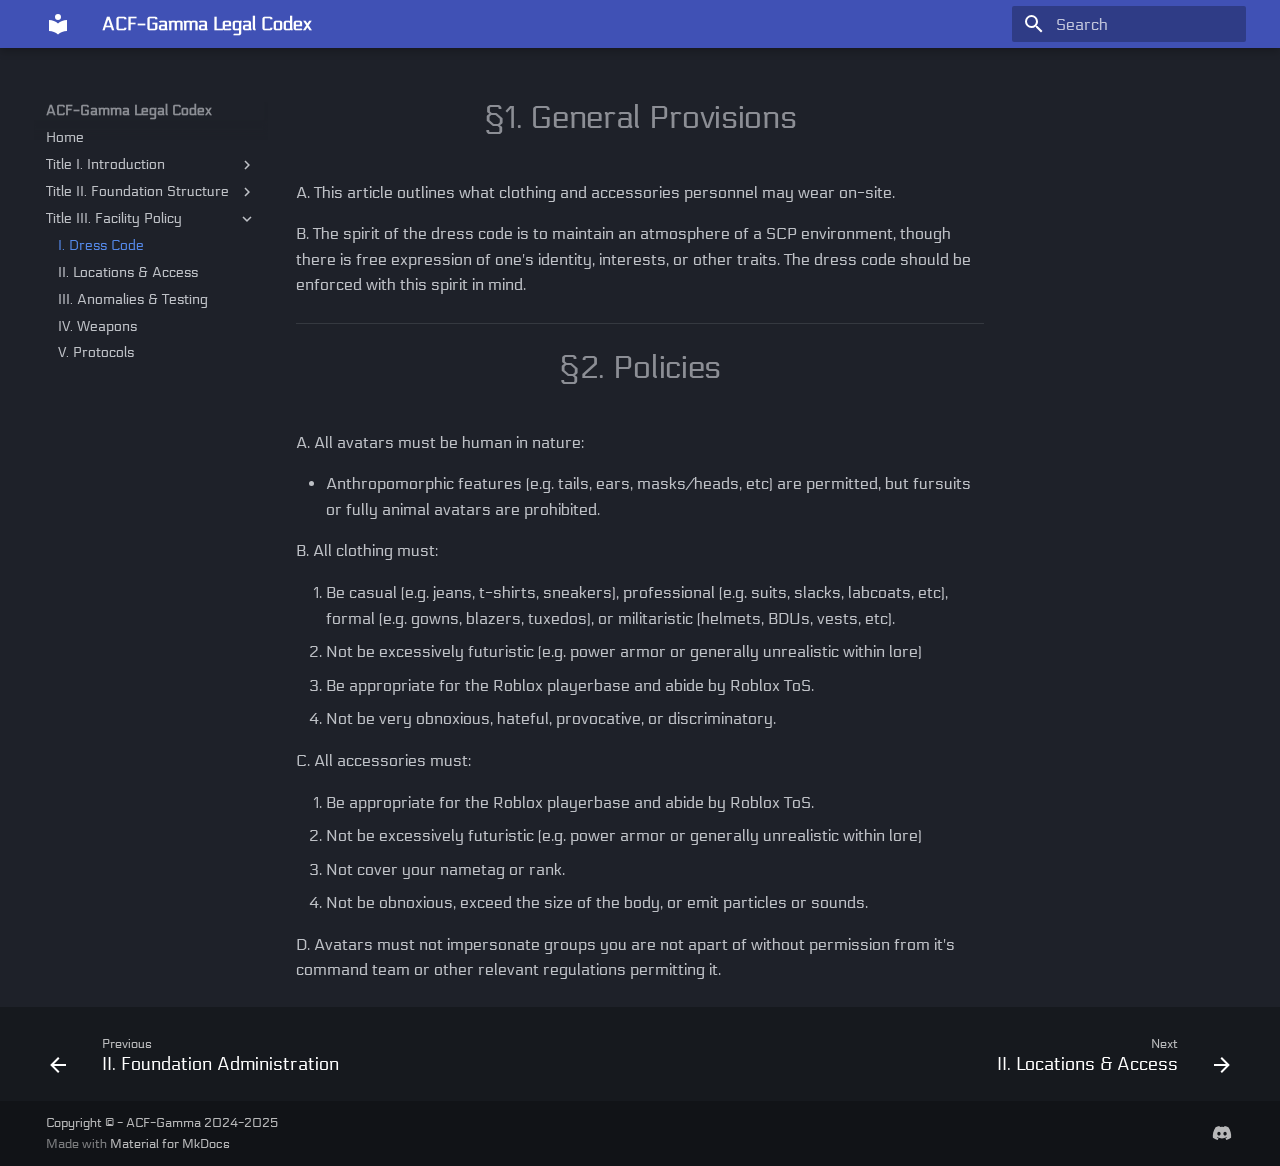
<file: Title III. Facility Policy/I. Dress Code/index.html>
<!doctype html>
<html lang="en" class="no-js">
  <head>
    
      <meta charset="utf-8">
      <meta name="viewport" content="width=device-width,initial-scale=1">
      
      
      
        <link rel="canonical" href="https://acf-gamma.github.io/Title%20III.%20Facility%20Policy/I.%20Dress%20Code/">
      
      
        <link rel="prev" href="../../Title%20II.%20Foundation%20Structure/II.%20Foundation%20Administration/">
      
      
        <link rel="next" href="../II.%20Locations%20%26%20Access/">
      
      
      <link rel="icon" href="../../assets/images/favicon.png">
      <meta name="generator" content="mkdocs-1.6.1, mkdocs-material-9.6.15">
    
    
      
        <title>I. Dress Code - ACF-Gamma Legal Codex</title>
      
    
    
      <link rel="stylesheet" href="../../assets/stylesheets/main.342714a4.min.css">
      
        
        <link rel="stylesheet" href="../../assets/stylesheets/palette.06af60db.min.css">
      
      


    
    
      
    
    
      
        
        
        <link rel="preconnect" href="https://fonts.gstatic.com" crossorigin>
        <link rel="stylesheet" href="https://fonts.googleapis.com/css?family=Electrolize:300,300i,400,400i,700,700i%7CCourier+Prime:400,400i,700,700i&display=fallback">
        <style>:root{--md-text-font:"Electrolize";--md-code-font:"Courier Prime"}</style>
      
    
    
      <link rel="stylesheet" href="../../assets/stylesheets/extra.css">
    
    <script>__md_scope=new URL("../..",location),__md_hash=e=>[...e].reduce(((e,_)=>(e<<5)-e+_.charCodeAt(0)),0),__md_get=(e,_=localStorage,t=__md_scope)=>JSON.parse(_.getItem(t.pathname+"."+e)),__md_set=(e,_,t=localStorage,a=__md_scope)=>{try{t.setItem(a.pathname+"."+e,JSON.stringify(_))}catch(e){}}</script>
    
      

    
    
    
  </head>
  
  
    
    
    
    
    
    <body dir="ltr" data-md-color-scheme="slate" data-md-color-primary="indigo" data-md-color-accent="indigo">
  
    
    <input class="md-toggle" data-md-toggle="drawer" type="checkbox" id="__drawer" autocomplete="off">
    <input class="md-toggle" data-md-toggle="search" type="checkbox" id="__search" autocomplete="off">
    <label class="md-overlay" for="__drawer"></label>
    <div data-md-component="skip">
      
        
        <a href="#1-general-provisions" class="md-skip">
          Skip to content
        </a>
      
    </div>
    <div data-md-component="announce">
      
    </div>
    
    
      

  

<header class="md-header md-header--shadow" data-md-component="header">
  <nav class="md-header__inner md-grid" aria-label="Header">
    <a href="../.." title="ACF-Gamma Legal Codex" class="md-header__button md-logo" aria-label="ACF-Gamma Legal Codex" data-md-component="logo">
      
  
  <svg xmlns="http://www.w3.org/2000/svg" viewBox="0 0 24 24"><path d="M12 8a3 3 0 0 0 3-3 3 3 0 0 0-3-3 3 3 0 0 0-3 3 3 3 0 0 0 3 3m0 3.54C9.64 9.35 6.5 8 3 8v11c3.5 0 6.64 1.35 9 3.54 2.36-2.19 5.5-3.54 9-3.54V8c-3.5 0-6.64 1.35-9 3.54"/></svg>

    </a>
    <label class="md-header__button md-icon" for="__drawer">
      
      <svg xmlns="http://www.w3.org/2000/svg" viewBox="0 0 24 24"><path d="M3 6h18v2H3zm0 5h18v2H3zm0 5h18v2H3z"/></svg>
    </label>
    <div class="md-header__title" data-md-component="header-title">
      <div class="md-header__ellipsis">
        <div class="md-header__topic">
          <span class="md-ellipsis">
            ACF-Gamma Legal Codex
          </span>
        </div>
        <div class="md-header__topic" data-md-component="header-topic">
          <span class="md-ellipsis">
            
              I. Dress Code
            
          </span>
        </div>
      </div>
    </div>
    
      
    
    
    
    
      
      
        <label class="md-header__button md-icon" for="__search">
          
          <svg xmlns="http://www.w3.org/2000/svg" viewBox="0 0 24 24"><path d="M9.5 3A6.5 6.5 0 0 1 16 9.5c0 1.61-.59 3.09-1.56 4.23l.27.27h.79l5 5-1.5 1.5-5-5v-.79l-.27-.27A6.52 6.52 0 0 1 9.5 16 6.5 6.5 0 0 1 3 9.5 6.5 6.5 0 0 1 9.5 3m0 2C7 5 5 7 5 9.5S7 14 9.5 14 14 12 14 9.5 12 5 9.5 5"/></svg>
        </label>
        <div class="md-search" data-md-component="search" role="dialog">
  <label class="md-search__overlay" for="__search"></label>
  <div class="md-search__inner" role="search">
    <form class="md-search__form" name="search">
      <input type="text" class="md-search__input" name="query" aria-label="Search" placeholder="Search" autocapitalize="off" autocorrect="off" autocomplete="off" spellcheck="false" data-md-component="search-query" required>
      <label class="md-search__icon md-icon" for="__search">
        
        <svg xmlns="http://www.w3.org/2000/svg" viewBox="0 0 24 24"><path d="M9.5 3A6.5 6.5 0 0 1 16 9.5c0 1.61-.59 3.09-1.56 4.23l.27.27h.79l5 5-1.5 1.5-5-5v-.79l-.27-.27A6.52 6.52 0 0 1 9.5 16 6.5 6.5 0 0 1 3 9.5 6.5 6.5 0 0 1 9.5 3m0 2C7 5 5 7 5 9.5S7 14 9.5 14 14 12 14 9.5 12 5 9.5 5"/></svg>
        
        <svg xmlns="http://www.w3.org/2000/svg" viewBox="0 0 24 24"><path d="M20 11v2H8l5.5 5.5-1.42 1.42L4.16 12l7.92-7.92L13.5 5.5 8 11z"/></svg>
      </label>
      <nav class="md-search__options" aria-label="Search">
        
        <button type="reset" class="md-search__icon md-icon" title="Clear" aria-label="Clear" tabindex="-1">
          
          <svg xmlns="http://www.w3.org/2000/svg" viewBox="0 0 24 24"><path d="M19 6.41 17.59 5 12 10.59 6.41 5 5 6.41 10.59 12 5 17.59 6.41 19 12 13.41 17.59 19 19 17.59 13.41 12z"/></svg>
        </button>
      </nav>
      
    </form>
    <div class="md-search__output">
      <div class="md-search__scrollwrap" tabindex="0" data-md-scrollfix>
        <div class="md-search-result" data-md-component="search-result">
          <div class="md-search-result__meta">
            Initializing search
          </div>
          <ol class="md-search-result__list" role="presentation"></ol>
        </div>
      </div>
    </div>
  </div>
</div>
      
    
    
  </nav>
  
</header>
    
    <div class="md-container" data-md-component="container">
      
      
        
          
        
      
      <main class="md-main" data-md-component="main">
        <div class="md-main__inner md-grid">
          
            
              
              <div class="md-sidebar md-sidebar--primary" data-md-component="sidebar" data-md-type="navigation" >
                <div class="md-sidebar__scrollwrap">
                  <div class="md-sidebar__inner">
                    



<nav class="md-nav md-nav--primary" aria-label="Navigation" data-md-level="0">
  <label class="md-nav__title" for="__drawer">
    <a href="../.." title="ACF-Gamma Legal Codex" class="md-nav__button md-logo" aria-label="ACF-Gamma Legal Codex" data-md-component="logo">
      
  
  <svg xmlns="http://www.w3.org/2000/svg" viewBox="0 0 24 24"><path d="M12 8a3 3 0 0 0 3-3 3 3 0 0 0-3-3 3 3 0 0 0-3 3 3 3 0 0 0 3 3m0 3.54C9.64 9.35 6.5 8 3 8v11c3.5 0 6.64 1.35 9 3.54 2.36-2.19 5.5-3.54 9-3.54V8c-3.5 0-6.64 1.35-9 3.54"/></svg>

    </a>
    ACF-Gamma Legal Codex
  </label>
  
  <ul class="md-nav__list" data-md-scrollfix>
    
      
      
  
  
  
  
    <li class="md-nav__item">
      <a href="../.." class="md-nav__link">
        
  
  
  <span class="md-ellipsis">
    Home
    
  </span>
  

      </a>
    </li>
  

    
      
      
  
  
  
  
    
    
    
    
    
    <li class="md-nav__item md-nav__item--nested">
      
        
        
        <input class="md-nav__toggle md-toggle " type="checkbox" id="__nav_2" >
        
          
          <label class="md-nav__link" for="__nav_2" id="__nav_2_label" tabindex="0">
            
  
  
  <span class="md-ellipsis">
    Title I. Introduction
    
  </span>
  

            <span class="md-nav__icon md-icon"></span>
          </label>
        
        <nav class="md-nav" data-md-level="1" aria-labelledby="__nav_2_label" aria-expanded="false">
          <label class="md-nav__title" for="__nav_2">
            <span class="md-nav__icon md-icon"></span>
            Title I. Introduction
          </label>
          <ul class="md-nav__list" data-md-scrollfix>
            
              
                
  
  
  
  
    <li class="md-nav__item">
      <a href="../../Title%20I.%20Introduction/I.%20Purpose/" class="md-nav__link">
        
  
  
  <span class="md-ellipsis">
    I. Purpose
    
  </span>
  

      </a>
    </li>
  

              
            
              
                
  
  
  
  
    <li class="md-nav__item">
      <a href="../../Title%20I.%20Introduction/II.%20Rights/" class="md-nav__link">
        
  
  
  <span class="md-ellipsis">
    II. Rights
    
  </span>
  

      </a>
    </li>
  

              
            
          </ul>
        </nav>
      
    </li>
  

    
      
      
  
  
  
  
    
    
    
    
    
    <li class="md-nav__item md-nav__item--nested">
      
        
        
        <input class="md-nav__toggle md-toggle " type="checkbox" id="__nav_3" >
        
          
          <label class="md-nav__link" for="__nav_3" id="__nav_3_label" tabindex="0">
            
  
  
  <span class="md-ellipsis">
    Title II. Foundation Structure
    
  </span>
  

            <span class="md-nav__icon md-icon"></span>
          </label>
        
        <nav class="md-nav" data-md-level="1" aria-labelledby="__nav_3_label" aria-expanded="false">
          <label class="md-nav__title" for="__nav_3">
            <span class="md-nav__icon md-icon"></span>
            Title II. Foundation Structure
          </label>
          <ul class="md-nav__list" data-md-scrollfix>
            
              
                
  
  
  
  
    <li class="md-nav__item">
      <a href="../../Title%20II.%20Foundation%20Structure/I.%20Departments/" class="md-nav__link">
        
  
  
  <span class="md-ellipsis">
    I. Departments
    
  </span>
  

      </a>
    </li>
  

              
            
              
                
  
  
  
  
    <li class="md-nav__item">
      <a href="../../Title%20II.%20Foundation%20Structure/II.%20Foundation%20Administration/" class="md-nav__link">
        
  
  
  <span class="md-ellipsis">
    II. Foundation Administration
    
  </span>
  

      </a>
    </li>
  

              
            
          </ul>
        </nav>
      
    </li>
  

    
      
      
  
  
    
  
  
  
    
    
    
    
    
    <li class="md-nav__item md-nav__item--active md-nav__item--nested">
      
        
        
        <input class="md-nav__toggle md-toggle " type="checkbox" id="__nav_4" checked>
        
          
          <label class="md-nav__link" for="__nav_4" id="__nav_4_label" tabindex="0">
            
  
  
  <span class="md-ellipsis">
    Title III. Facility Policy
    
  </span>
  

            <span class="md-nav__icon md-icon"></span>
          </label>
        
        <nav class="md-nav" data-md-level="1" aria-labelledby="__nav_4_label" aria-expanded="true">
          <label class="md-nav__title" for="__nav_4">
            <span class="md-nav__icon md-icon"></span>
            Title III. Facility Policy
          </label>
          <ul class="md-nav__list" data-md-scrollfix>
            
              
                
  
  
    
  
  
  
    <li class="md-nav__item md-nav__item--active">
      
      <input class="md-nav__toggle md-toggle" type="checkbox" id="__toc">
      
      
        
      
      
      <a href="./" class="md-nav__link md-nav__link--active">
        
  
  
  <span class="md-ellipsis">
    I. Dress Code
    
  </span>
  

      </a>
      
    </li>
  

              
            
              
                
  
  
  
  
    <li class="md-nav__item">
      <a href="../II.%20Locations%20%26%20Access/" class="md-nav__link">
        
  
  
  <span class="md-ellipsis">
    II. Locations & Access
    
  </span>
  

      </a>
    </li>
  

              
            
              
                
  
  
  
  
    <li class="md-nav__item">
      <a href="../III.%20Anomalies%20%26%20Testing/" class="md-nav__link">
        
  
  
  <span class="md-ellipsis">
    III. Anomalies & Testing
    
  </span>
  

      </a>
    </li>
  

              
            
              
                
  
  
  
  
    <li class="md-nav__item">
      <a href="../IV.%20Weapons/" class="md-nav__link">
        
  
  
  <span class="md-ellipsis">
    IV. Weapons
    
  </span>
  

      </a>
    </li>
  

              
            
              
                
  
  
  
  
    <li class="md-nav__item">
      <a href="../V.%20Protocols/" class="md-nav__link">
        
  
  
  <span class="md-ellipsis">
    V. Protocols
    
  </span>
  

      </a>
    </li>
  

              
            
          </ul>
        </nav>
      
    </li>
  

    
  </ul>
</nav>
                  </div>
                </div>
              </div>
            
            
              
              <div class="md-sidebar md-sidebar--secondary" data-md-component="sidebar" data-md-type="toc" >
                <div class="md-sidebar__scrollwrap">
                  <div class="md-sidebar__inner">
                    

<nav class="md-nav md-nav--secondary" aria-label="Table of contents">
  
  
  
    
  
  
</nav>
                  </div>
                </div>
              </div>
            
          
          
            <div class="md-content" data-md-component="content">
              <article class="md-content__inner md-typeset">
                
                  



<h1 id="1-general-provisions">§1. General Provisions</h1>
<p>A. This article outlines what clothing and accessories personnel may wear on-site.</p>
<p>B. The spirit of the dress code is to maintain an atmosphere of a SCP environment, though there is free expression of one's identity, interests, or other traits. The dress code should be enforced with this spirit in mind. </p>
<hr />
<h1 id="2-policies">§2. Policies</h1>
<p>A. All avatars must be human in nature:</p>
<ul>
<li>Anthropomorphic features (e.g. tails, ears, masks/heads, etc) are permitted, but fursuits or fully animal avatars are prohibited.</li>
</ul>
<p>B. All clothing must:</p>
<ol>
<li>Be casual (e.g. jeans, t-shirts, sneakers), professional (e.g. suits, slacks, labcoats, etc), formal (e.g. gowns, blazers, tuxedos), or militaristic (helmets, BDUs, vests, etc).</li>
<li>Not be excessively futuristic (e.g. power armor or generally unrealistic within lore)</li>
<li>Be appropriate for the Roblox playerbase and abide by Roblox ToS.</li>
<li>Not be very obnoxious, hateful, provocative, or discriminatory.</li>
</ol>
<p>C. All accessories must:</p>
<ol>
<li>Be appropriate for the Roblox playerbase and abide by Roblox ToS.</li>
<li>Not be excessively futuristic (e.g. power armor or generally unrealistic within lore)</li>
<li>Not cover your nametag or rank.</li>
<li>Not be obnoxious, exceed the size of the body, or emit particles or sounds.</li>
</ol>
<p>D. Avatars must not impersonate groups you are not apart of without permission from it's command team or other relevant regulations permitting it.</p>







  
  






                
              </article>
            </div>
          
          
<script>var target=document.getElementById(location.hash.slice(1));target&&target.name&&(target.checked=target.name.startsWith("__tabbed_"))</script>
        </div>
        
      </main>
      
        <footer class="md-footer">
  
    
      
      <nav class="md-footer__inner md-grid" aria-label="Footer" >
        
          
          <a href="../../Title%20II.%20Foundation%20Structure/II.%20Foundation%20Administration/" class="md-footer__link md-footer__link--prev" aria-label="Previous: II. Foundation Administration">
            <div class="md-footer__button md-icon">
              
              <svg xmlns="http://www.w3.org/2000/svg" viewBox="0 0 24 24"><path d="M20 11v2H8l5.5 5.5-1.42 1.42L4.16 12l7.92-7.92L13.5 5.5 8 11z"/></svg>
            </div>
            <div class="md-footer__title">
              <span class="md-footer__direction">
                Previous
              </span>
              <div class="md-ellipsis">
                II. Foundation Administration
              </div>
            </div>
          </a>
        
        
          
          <a href="../II.%20Locations%20%26%20Access/" class="md-footer__link md-footer__link--next" aria-label="Next: II. Locations &amp; Access">
            <div class="md-footer__title">
              <span class="md-footer__direction">
                Next
              </span>
              <div class="md-ellipsis">
                II. Locations & Access
              </div>
            </div>
            <div class="md-footer__button md-icon">
              
              <svg xmlns="http://www.w3.org/2000/svg" viewBox="0 0 24 24"><path d="M4 11v2h12l-5.5 5.5 1.42 1.42L19.84 12l-7.92-7.92L10.5 5.5 16 11z"/></svg>
            </div>
          </a>
        
      </nav>
    
  
  <div class="md-footer-meta md-typeset">
    <div class="md-footer-meta__inner md-grid">
      <div class="md-copyright">
  
    <div class="md-copyright__highlight">
      Copyright &copy; - ACF-Gamma 2024-2025
    </div>
  
  
    Made with
    <a href="https://squidfunk.github.io/mkdocs-material/" target="_blank" rel="noopener">
      Material for MkDocs
    </a>
  
</div>
      
        <div class="md-social">
  
    
    
    
    
      
      
    
    <a href="https://discord.gg/sPmWfcJa3n" target="_blank" rel="noopener" title="discord.gg" class="md-social__link">
      <svg xmlns="http://www.w3.org/2000/svg" viewBox="0 0 640 512"><!--! Font Awesome Free 6.7.2 by @fontawesome - https://fontawesome.com License - https://fontawesome.com/license/free (Icons: CC BY 4.0, Fonts: SIL OFL 1.1, Code: MIT License) Copyright 2024 Fonticons, Inc.--><path d="M524.531 69.836a1.5 1.5 0 0 0-.764-.7A485 485 0 0 0 404.081 32.03a1.82 1.82 0 0 0-1.923.91 338 338 0 0 0-14.9 30.6 447.9 447.9 0 0 0-134.426 0 310 310 0 0 0-15.135-30.6 1.89 1.89 0 0 0-1.924-.91 483.7 483.7 0 0 0-119.688 37.107 1.7 1.7 0 0 0-.788.676C39.068 183.651 18.186 294.69 28.43 404.354a2.02 2.02 0 0 0 .765 1.375 487.7 487.7 0 0 0 146.825 74.189 1.9 1.9 0 0 0 2.063-.676A348 348 0 0 0 208.12 430.4a1.86 1.86 0 0 0-1.019-2.588 321 321 0 0 1-45.868-21.853 1.885 1.885 0 0 1-.185-3.126 251 251 0 0 0 9.109-7.137 1.82 1.82 0 0 1 1.9-.256c96.229 43.917 200.41 43.917 295.5 0a1.81 1.81 0 0 1 1.924.233 235 235 0 0 0 9.132 7.16 1.884 1.884 0 0 1-.162 3.126 301.4 301.4 0 0 1-45.89 21.83 1.875 1.875 0 0 0-1 2.611 391 391 0 0 0 30.014 48.815 1.86 1.86 0 0 0 2.063.7A486 486 0 0 0 610.7 405.729a1.88 1.88 0 0 0 .765-1.352c12.264-126.783-20.532-236.912-86.934-334.541M222.491 337.58c-28.972 0-52.844-26.587-52.844-59.239s23.409-59.241 52.844-59.241c29.665 0 53.306 26.82 52.843 59.239 0 32.654-23.41 59.241-52.843 59.241m195.38 0c-28.971 0-52.843-26.587-52.843-59.239s23.409-59.241 52.843-59.241c29.667 0 53.307 26.82 52.844 59.239 0 32.654-23.177 59.241-52.844 59.241"/></svg>
    </a>
  
</div>
      
    </div>
  </div>
</footer>
      
    </div>
    <div class="md-dialog" data-md-component="dialog">
      <div class="md-dialog__inner md-typeset"></div>
    </div>
    
    
    
      
      <script id="__config" type="application/json">{"base": "../..", "features": ["navigation.footer"], "search": "../../assets/javascripts/workers/search.d50fe291.min.js", "tags": null, "translations": {"clipboard.copied": "Copied to clipboard", "clipboard.copy": "Copy to clipboard", "search.result.more.one": "1 more on this page", "search.result.more.other": "# more on this page", "search.result.none": "No matching documents", "search.result.one": "1 matching document", "search.result.other": "# matching documents", "search.result.placeholder": "Type to start searching", "search.result.term.missing": "Missing", "select.version": "Select version"}, "version": null}</script>
    
    
      <script src="../../assets/javascripts/bundle.56ea9cef.min.js"></script>
      
    
  </body>
</html>
</file>
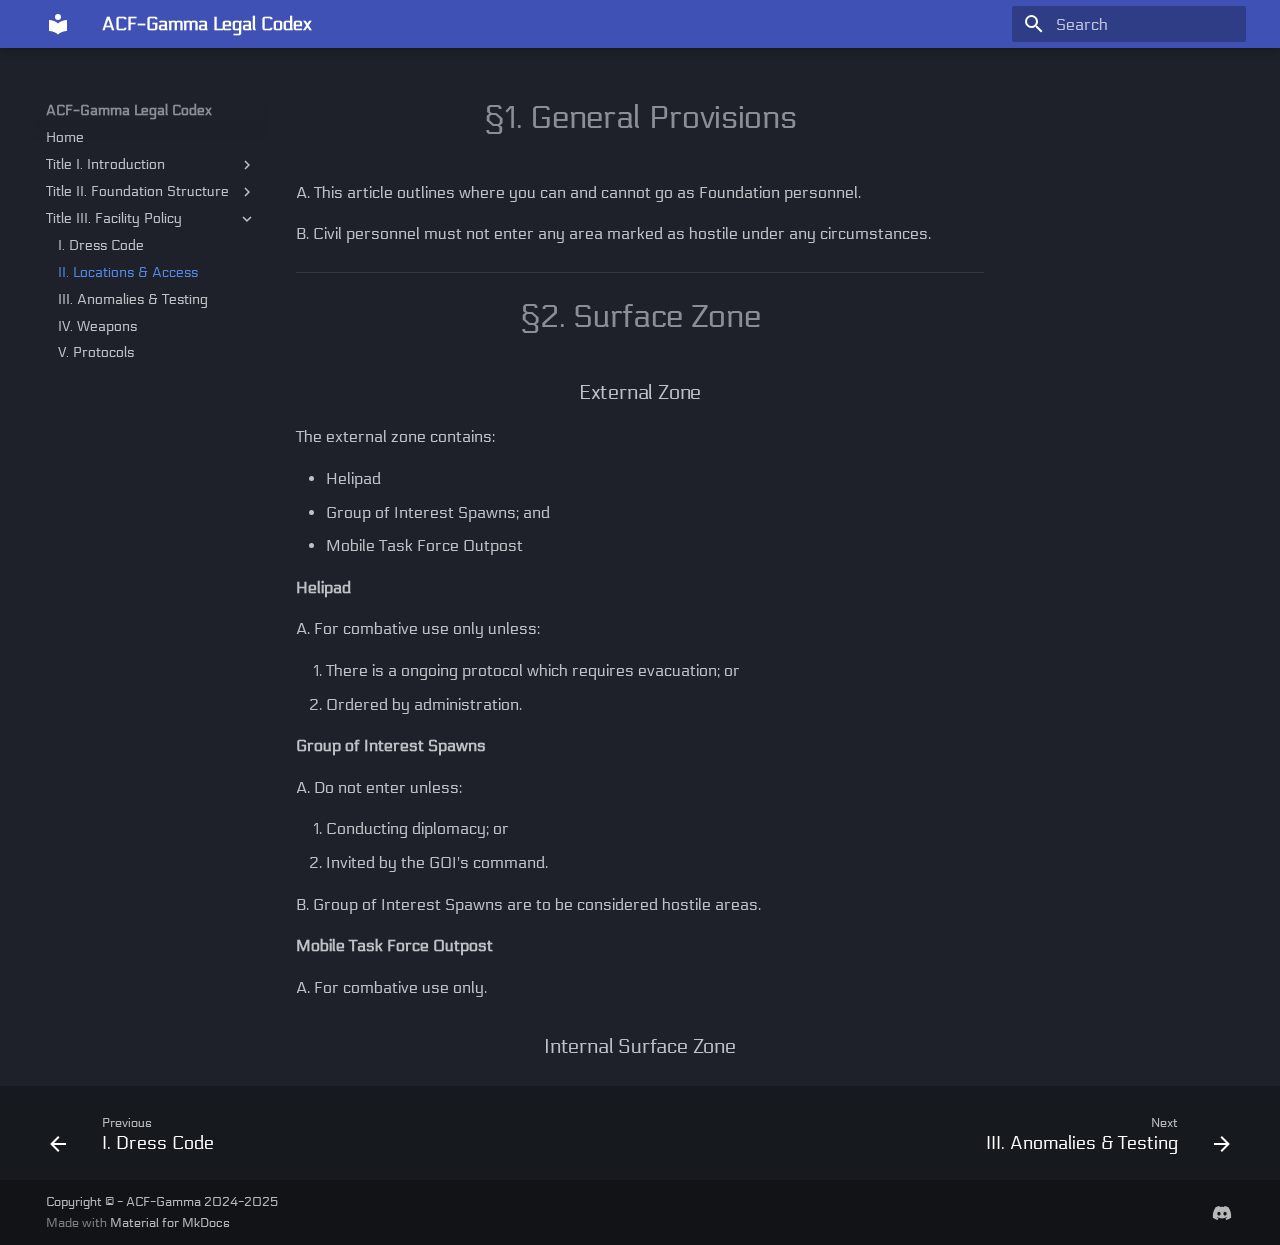
<file: Title III. Facility Policy/II. Locations & Access/index.html>
<!doctype html>
<html lang="en" class="no-js">
  <head>
    
      <meta charset="utf-8">
      <meta name="viewport" content="width=device-width,initial-scale=1">
      
      
      
        <link rel="canonical" href="https://acf-gamma.github.io/Title%20III.%20Facility%20Policy/II.%20Locations%20%26%20Access/">
      
      
        <link rel="prev" href="../I.%20Dress%20Code/">
      
      
        <link rel="next" href="../III.%20Anomalies%20%26%20Testing/">
      
      
      <link rel="icon" href="../../assets/images/favicon.png">
      <meta name="generator" content="mkdocs-1.6.1, mkdocs-material-9.6.15">
    
    
      
        <title>II. Locations & Access - ACF-Gamma Legal Codex</title>
      
    
    
      <link rel="stylesheet" href="../../assets/stylesheets/main.342714a4.min.css">
      
        
        <link rel="stylesheet" href="../../assets/stylesheets/palette.06af60db.min.css">
      
      


    
    
      
    
    
      
        
        
        <link rel="preconnect" href="https://fonts.gstatic.com" crossorigin>
        <link rel="stylesheet" href="https://fonts.googleapis.com/css?family=Electrolize:300,300i,400,400i,700,700i%7CCourier+Prime:400,400i,700,700i&display=fallback">
        <style>:root{--md-text-font:"Electrolize";--md-code-font:"Courier Prime"}</style>
      
    
    
      <link rel="stylesheet" href="../../assets/stylesheets/extra.css">
    
    <script>__md_scope=new URL("../..",location),__md_hash=e=>[...e].reduce(((e,_)=>(e<<5)-e+_.charCodeAt(0)),0),__md_get=(e,_=localStorage,t=__md_scope)=>JSON.parse(_.getItem(t.pathname+"."+e)),__md_set=(e,_,t=localStorage,a=__md_scope)=>{try{t.setItem(a.pathname+"."+e,JSON.stringify(_))}catch(e){}}</script>
    
      

    
    
    
  </head>
  
  
    
    
    
    
    
    <body dir="ltr" data-md-color-scheme="slate" data-md-color-primary="indigo" data-md-color-accent="indigo">
  
    
    <input class="md-toggle" data-md-toggle="drawer" type="checkbox" id="__drawer" autocomplete="off">
    <input class="md-toggle" data-md-toggle="search" type="checkbox" id="__search" autocomplete="off">
    <label class="md-overlay" for="__drawer"></label>
    <div data-md-component="skip">
      
        
        <a href="#1-general-provisions" class="md-skip">
          Skip to content
        </a>
      
    </div>
    <div data-md-component="announce">
      
    </div>
    
    
      

  

<header class="md-header md-header--shadow" data-md-component="header">
  <nav class="md-header__inner md-grid" aria-label="Header">
    <a href="../.." title="ACF-Gamma Legal Codex" class="md-header__button md-logo" aria-label="ACF-Gamma Legal Codex" data-md-component="logo">
      
  
  <svg xmlns="http://www.w3.org/2000/svg" viewBox="0 0 24 24"><path d="M12 8a3 3 0 0 0 3-3 3 3 0 0 0-3-3 3 3 0 0 0-3 3 3 3 0 0 0 3 3m0 3.54C9.64 9.35 6.5 8 3 8v11c3.5 0 6.64 1.35 9 3.54 2.36-2.19 5.5-3.54 9-3.54V8c-3.5 0-6.64 1.35-9 3.54"/></svg>

    </a>
    <label class="md-header__button md-icon" for="__drawer">
      
      <svg xmlns="http://www.w3.org/2000/svg" viewBox="0 0 24 24"><path d="M3 6h18v2H3zm0 5h18v2H3zm0 5h18v2H3z"/></svg>
    </label>
    <div class="md-header__title" data-md-component="header-title">
      <div class="md-header__ellipsis">
        <div class="md-header__topic">
          <span class="md-ellipsis">
            ACF-Gamma Legal Codex
          </span>
        </div>
        <div class="md-header__topic" data-md-component="header-topic">
          <span class="md-ellipsis">
            
              II. Locations & Access
            
          </span>
        </div>
      </div>
    </div>
    
      
    
    
    
    
      
      
        <label class="md-header__button md-icon" for="__search">
          
          <svg xmlns="http://www.w3.org/2000/svg" viewBox="0 0 24 24"><path d="M9.5 3A6.5 6.5 0 0 1 16 9.5c0 1.61-.59 3.09-1.56 4.23l.27.27h.79l5 5-1.5 1.5-5-5v-.79l-.27-.27A6.52 6.52 0 0 1 9.5 16 6.5 6.5 0 0 1 3 9.5 6.5 6.5 0 0 1 9.5 3m0 2C7 5 5 7 5 9.5S7 14 9.5 14 14 12 14 9.5 12 5 9.5 5"/></svg>
        </label>
        <div class="md-search" data-md-component="search" role="dialog">
  <label class="md-search__overlay" for="__search"></label>
  <div class="md-search__inner" role="search">
    <form class="md-search__form" name="search">
      <input type="text" class="md-search__input" name="query" aria-label="Search" placeholder="Search" autocapitalize="off" autocorrect="off" autocomplete="off" spellcheck="false" data-md-component="search-query" required>
      <label class="md-search__icon md-icon" for="__search">
        
        <svg xmlns="http://www.w3.org/2000/svg" viewBox="0 0 24 24"><path d="M9.5 3A6.5 6.5 0 0 1 16 9.5c0 1.61-.59 3.09-1.56 4.23l.27.27h.79l5 5-1.5 1.5-5-5v-.79l-.27-.27A6.52 6.52 0 0 1 9.5 16 6.5 6.5 0 0 1 3 9.5 6.5 6.5 0 0 1 9.5 3m0 2C7 5 5 7 5 9.5S7 14 9.5 14 14 12 14 9.5 12 5 9.5 5"/></svg>
        
        <svg xmlns="http://www.w3.org/2000/svg" viewBox="0 0 24 24"><path d="M20 11v2H8l5.5 5.5-1.42 1.42L4.16 12l7.92-7.92L13.5 5.5 8 11z"/></svg>
      </label>
      <nav class="md-search__options" aria-label="Search">
        
        <button type="reset" class="md-search__icon md-icon" title="Clear" aria-label="Clear" tabindex="-1">
          
          <svg xmlns="http://www.w3.org/2000/svg" viewBox="0 0 24 24"><path d="M19 6.41 17.59 5 12 10.59 6.41 5 5 6.41 10.59 12 5 17.59 6.41 19 12 13.41 17.59 19 19 17.59 13.41 12z"/></svg>
        </button>
      </nav>
      
    </form>
    <div class="md-search__output">
      <div class="md-search__scrollwrap" tabindex="0" data-md-scrollfix>
        <div class="md-search-result" data-md-component="search-result">
          <div class="md-search-result__meta">
            Initializing search
          </div>
          <ol class="md-search-result__list" role="presentation"></ol>
        </div>
      </div>
    </div>
  </div>
</div>
      
    
    
  </nav>
  
</header>
    
    <div class="md-container" data-md-component="container">
      
      
        
          
        
      
      <main class="md-main" data-md-component="main">
        <div class="md-main__inner md-grid">
          
            
              
              <div class="md-sidebar md-sidebar--primary" data-md-component="sidebar" data-md-type="navigation" >
                <div class="md-sidebar__scrollwrap">
                  <div class="md-sidebar__inner">
                    



<nav class="md-nav md-nav--primary" aria-label="Navigation" data-md-level="0">
  <label class="md-nav__title" for="__drawer">
    <a href="../.." title="ACF-Gamma Legal Codex" class="md-nav__button md-logo" aria-label="ACF-Gamma Legal Codex" data-md-component="logo">
      
  
  <svg xmlns="http://www.w3.org/2000/svg" viewBox="0 0 24 24"><path d="M12 8a3 3 0 0 0 3-3 3 3 0 0 0-3-3 3 3 0 0 0-3 3 3 3 0 0 0 3 3m0 3.54C9.64 9.35 6.5 8 3 8v11c3.5 0 6.64 1.35 9 3.54 2.36-2.19 5.5-3.54 9-3.54V8c-3.5 0-6.64 1.35-9 3.54"/></svg>

    </a>
    ACF-Gamma Legal Codex
  </label>
  
  <ul class="md-nav__list" data-md-scrollfix>
    
      
      
  
  
  
  
    <li class="md-nav__item">
      <a href="../.." class="md-nav__link">
        
  
  
  <span class="md-ellipsis">
    Home
    
  </span>
  

      </a>
    </li>
  

    
      
      
  
  
  
  
    
    
    
    
    
    <li class="md-nav__item md-nav__item--nested">
      
        
        
        <input class="md-nav__toggle md-toggle " type="checkbox" id="__nav_2" >
        
          
          <label class="md-nav__link" for="__nav_2" id="__nav_2_label" tabindex="0">
            
  
  
  <span class="md-ellipsis">
    Title I. Introduction
    
  </span>
  

            <span class="md-nav__icon md-icon"></span>
          </label>
        
        <nav class="md-nav" data-md-level="1" aria-labelledby="__nav_2_label" aria-expanded="false">
          <label class="md-nav__title" for="__nav_2">
            <span class="md-nav__icon md-icon"></span>
            Title I. Introduction
          </label>
          <ul class="md-nav__list" data-md-scrollfix>
            
              
                
  
  
  
  
    <li class="md-nav__item">
      <a href="../../Title%20I.%20Introduction/I.%20Purpose/" class="md-nav__link">
        
  
  
  <span class="md-ellipsis">
    I. Purpose
    
  </span>
  

      </a>
    </li>
  

              
            
              
                
  
  
  
  
    <li class="md-nav__item">
      <a href="../../Title%20I.%20Introduction/II.%20Rights/" class="md-nav__link">
        
  
  
  <span class="md-ellipsis">
    II. Rights
    
  </span>
  

      </a>
    </li>
  

              
            
          </ul>
        </nav>
      
    </li>
  

    
      
      
  
  
  
  
    
    
    
    
    
    <li class="md-nav__item md-nav__item--nested">
      
        
        
        <input class="md-nav__toggle md-toggle " type="checkbox" id="__nav_3" >
        
          
          <label class="md-nav__link" for="__nav_3" id="__nav_3_label" tabindex="0">
            
  
  
  <span class="md-ellipsis">
    Title II. Foundation Structure
    
  </span>
  

            <span class="md-nav__icon md-icon"></span>
          </label>
        
        <nav class="md-nav" data-md-level="1" aria-labelledby="__nav_3_label" aria-expanded="false">
          <label class="md-nav__title" for="__nav_3">
            <span class="md-nav__icon md-icon"></span>
            Title II. Foundation Structure
          </label>
          <ul class="md-nav__list" data-md-scrollfix>
            
              
                
  
  
  
  
    <li class="md-nav__item">
      <a href="../../Title%20II.%20Foundation%20Structure/I.%20Departments/" class="md-nav__link">
        
  
  
  <span class="md-ellipsis">
    I. Departments
    
  </span>
  

      </a>
    </li>
  

              
            
              
                
  
  
  
  
    <li class="md-nav__item">
      <a href="../../Title%20II.%20Foundation%20Structure/II.%20Foundation%20Administration/" class="md-nav__link">
        
  
  
  <span class="md-ellipsis">
    II. Foundation Administration
    
  </span>
  

      </a>
    </li>
  

              
            
          </ul>
        </nav>
      
    </li>
  

    
      
      
  
  
    
  
  
  
    
    
    
    
    
    <li class="md-nav__item md-nav__item--active md-nav__item--nested">
      
        
        
        <input class="md-nav__toggle md-toggle " type="checkbox" id="__nav_4" checked>
        
          
          <label class="md-nav__link" for="__nav_4" id="__nav_4_label" tabindex="0">
            
  
  
  <span class="md-ellipsis">
    Title III. Facility Policy
    
  </span>
  

            <span class="md-nav__icon md-icon"></span>
          </label>
        
        <nav class="md-nav" data-md-level="1" aria-labelledby="__nav_4_label" aria-expanded="true">
          <label class="md-nav__title" for="__nav_4">
            <span class="md-nav__icon md-icon"></span>
            Title III. Facility Policy
          </label>
          <ul class="md-nav__list" data-md-scrollfix>
            
              
                
  
  
  
  
    <li class="md-nav__item">
      <a href="../I.%20Dress%20Code/" class="md-nav__link">
        
  
  
  <span class="md-ellipsis">
    I. Dress Code
    
  </span>
  

      </a>
    </li>
  

              
            
              
                
  
  
    
  
  
  
    <li class="md-nav__item md-nav__item--active">
      
      <input class="md-nav__toggle md-toggle" type="checkbox" id="__toc">
      
      
        
      
      
      <a href="./" class="md-nav__link md-nav__link--active">
        
  
  
  <span class="md-ellipsis">
    II. Locations & Access
    
  </span>
  

      </a>
      
    </li>
  

              
            
              
                
  
  
  
  
    <li class="md-nav__item">
      <a href="../III.%20Anomalies%20%26%20Testing/" class="md-nav__link">
        
  
  
  <span class="md-ellipsis">
    III. Anomalies & Testing
    
  </span>
  

      </a>
    </li>
  

              
            
              
                
  
  
  
  
    <li class="md-nav__item">
      <a href="../IV.%20Weapons/" class="md-nav__link">
        
  
  
  <span class="md-ellipsis">
    IV. Weapons
    
  </span>
  

      </a>
    </li>
  

              
            
              
                
  
  
  
  
    <li class="md-nav__item">
      <a href="../V.%20Protocols/" class="md-nav__link">
        
  
  
  <span class="md-ellipsis">
    V. Protocols
    
  </span>
  

      </a>
    </li>
  

              
            
          </ul>
        </nav>
      
    </li>
  

    
  </ul>
</nav>
                  </div>
                </div>
              </div>
            
            
              
              <div class="md-sidebar md-sidebar--secondary" data-md-component="sidebar" data-md-type="toc" >
                <div class="md-sidebar__scrollwrap">
                  <div class="md-sidebar__inner">
                    

<nav class="md-nav md-nav--secondary" aria-label="Table of contents">
  
  
  
    
  
  
</nav>
                  </div>
                </div>
              </div>
            
          
          
            <div class="md-content" data-md-component="content">
              <article class="md-content__inner md-typeset">
                
                  



<h1 id="1-general-provisions">§1. General Provisions</h1>
<p>A. This article outlines where you can and cannot go as Foundation personnel.</p>
<p>B. Civil personnel must not enter any area marked as hostile under any circumstances.</p>
<hr />
<h1 id="2-surface-zone">§2. Surface Zone</h1>
<h3 id="external-zone">External Zone</h3>
<p>The external zone contains:</p>
<ul>
<li>Helipad</li>
<li>Group of Interest Spawns; and</li>
<li>Mobile Task Force Outpost</li>
</ul>
<p><strong>Helipad</strong></p>
<p>A. For combative use only unless:</p>
<ol>
<li>There is a ongoing protocol which requires evacuation; or</li>
<li>Ordered by administration.</li>
</ol>
<p><strong>Group of Interest Spawns</strong> </p>
<p>A. Do not enter unless:</p>
<ol>
<li>Conducting diplomacy; or</li>
<li>Invited by the GOI's command.</li>
</ol>
<p>B. Group of Interest Spawns are to be considered hostile areas.</p>
<p><strong>Mobile Task Force Outpost</strong></p>
<p>A. For combative use only.</p>
<h3 id="internal-surface-zone">Internal Surface Zone</h3>







  
  






                
              </article>
            </div>
          
          
<script>var target=document.getElementById(location.hash.slice(1));target&&target.name&&(target.checked=target.name.startsWith("__tabbed_"))</script>
        </div>
        
      </main>
      
        <footer class="md-footer">
  
    
      
      <nav class="md-footer__inner md-grid" aria-label="Footer" >
        
          
          <a href="../I.%20Dress%20Code/" class="md-footer__link md-footer__link--prev" aria-label="Previous: I. Dress Code">
            <div class="md-footer__button md-icon">
              
              <svg xmlns="http://www.w3.org/2000/svg" viewBox="0 0 24 24"><path d="M20 11v2H8l5.5 5.5-1.42 1.42L4.16 12l7.92-7.92L13.5 5.5 8 11z"/></svg>
            </div>
            <div class="md-footer__title">
              <span class="md-footer__direction">
                Previous
              </span>
              <div class="md-ellipsis">
                I. Dress Code
              </div>
            </div>
          </a>
        
        
          
          <a href="../III.%20Anomalies%20%26%20Testing/" class="md-footer__link md-footer__link--next" aria-label="Next: III. Anomalies &amp; Testing">
            <div class="md-footer__title">
              <span class="md-footer__direction">
                Next
              </span>
              <div class="md-ellipsis">
                III. Anomalies & Testing
              </div>
            </div>
            <div class="md-footer__button md-icon">
              
              <svg xmlns="http://www.w3.org/2000/svg" viewBox="0 0 24 24"><path d="M4 11v2h12l-5.5 5.5 1.42 1.42L19.84 12l-7.92-7.92L10.5 5.5 16 11z"/></svg>
            </div>
          </a>
        
      </nav>
    
  
  <div class="md-footer-meta md-typeset">
    <div class="md-footer-meta__inner md-grid">
      <div class="md-copyright">
  
    <div class="md-copyright__highlight">
      Copyright &copy; - ACF-Gamma 2024-2025
    </div>
  
  
    Made with
    <a href="https://squidfunk.github.io/mkdocs-material/" target="_blank" rel="noopener">
      Material for MkDocs
    </a>
  
</div>
      
        <div class="md-social">
  
    
    
    
    
      
      
    
    <a href="https://discord.gg/sPmWfcJa3n" target="_blank" rel="noopener" title="discord.gg" class="md-social__link">
      <svg xmlns="http://www.w3.org/2000/svg" viewBox="0 0 640 512"><!--! Font Awesome Free 6.7.2 by @fontawesome - https://fontawesome.com License - https://fontawesome.com/license/free (Icons: CC BY 4.0, Fonts: SIL OFL 1.1, Code: MIT License) Copyright 2024 Fonticons, Inc.--><path d="M524.531 69.836a1.5 1.5 0 0 0-.764-.7A485 485 0 0 0 404.081 32.03a1.82 1.82 0 0 0-1.923.91 338 338 0 0 0-14.9 30.6 447.9 447.9 0 0 0-134.426 0 310 310 0 0 0-15.135-30.6 1.89 1.89 0 0 0-1.924-.91 483.7 483.7 0 0 0-119.688 37.107 1.7 1.7 0 0 0-.788.676C39.068 183.651 18.186 294.69 28.43 404.354a2.02 2.02 0 0 0 .765 1.375 487.7 487.7 0 0 0 146.825 74.189 1.9 1.9 0 0 0 2.063-.676A348 348 0 0 0 208.12 430.4a1.86 1.86 0 0 0-1.019-2.588 321 321 0 0 1-45.868-21.853 1.885 1.885 0 0 1-.185-3.126 251 251 0 0 0 9.109-7.137 1.82 1.82 0 0 1 1.9-.256c96.229 43.917 200.41 43.917 295.5 0a1.81 1.81 0 0 1 1.924.233 235 235 0 0 0 9.132 7.16 1.884 1.884 0 0 1-.162 3.126 301.4 301.4 0 0 1-45.89 21.83 1.875 1.875 0 0 0-1 2.611 391 391 0 0 0 30.014 48.815 1.86 1.86 0 0 0 2.063.7A486 486 0 0 0 610.7 405.729a1.88 1.88 0 0 0 .765-1.352c12.264-126.783-20.532-236.912-86.934-334.541M222.491 337.58c-28.972 0-52.844-26.587-52.844-59.239s23.409-59.241 52.844-59.241c29.665 0 53.306 26.82 52.843 59.239 0 32.654-23.41 59.241-52.843 59.241m195.38 0c-28.971 0-52.843-26.587-52.843-59.239s23.409-59.241 52.843-59.241c29.667 0 53.307 26.82 52.844 59.239 0 32.654-23.177 59.241-52.844 59.241"/></svg>
    </a>
  
</div>
      
    </div>
  </div>
</footer>
      
    </div>
    <div class="md-dialog" data-md-component="dialog">
      <div class="md-dialog__inner md-typeset"></div>
    </div>
    
    
    
      
      <script id="__config" type="application/json">{"base": "../..", "features": ["navigation.footer"], "search": "../../assets/javascripts/workers/search.d50fe291.min.js", "tags": null, "translations": {"clipboard.copied": "Copied to clipboard", "clipboard.copy": "Copy to clipboard", "search.result.more.one": "1 more on this page", "search.result.more.other": "# more on this page", "search.result.none": "No matching documents", "search.result.one": "1 matching document", "search.result.other": "# matching documents", "search.result.placeholder": "Type to start searching", "search.result.term.missing": "Missing", "select.version": "Select version"}, "version": null}</script>
    
    
      <script src="../../assets/javascripts/bundle.56ea9cef.min.js"></script>
      
    
  </body>
</html>
</file>
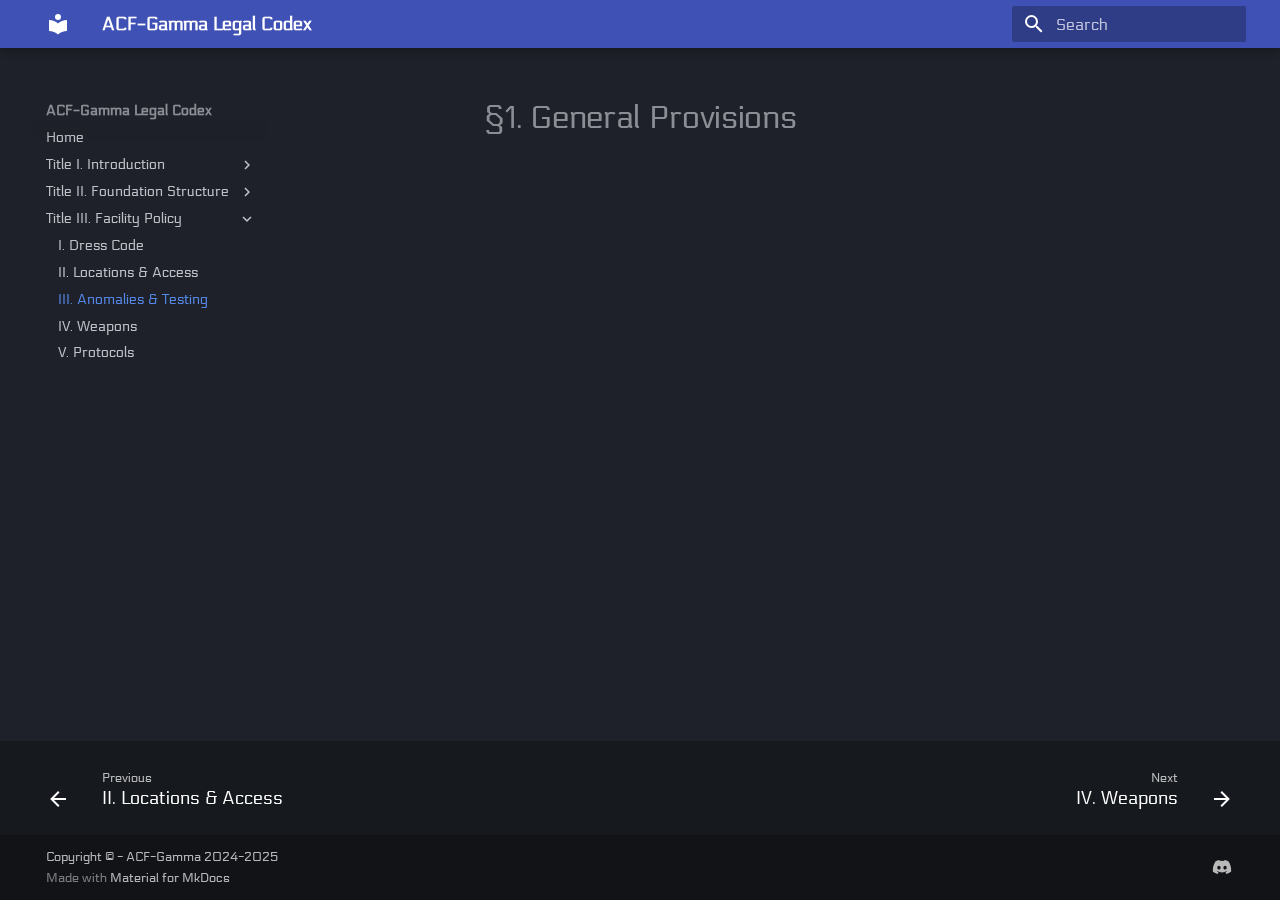
<file: Title III. Facility Policy/III. Anomalies & Testing/index.html>
<!doctype html>
<html lang="en" class="no-js">
  <head>
    
      <meta charset="utf-8">
      <meta name="viewport" content="width=device-width,initial-scale=1">
      
      
      
        <link rel="canonical" href="https://acf-gamma.github.io/Title%20III.%20Facility%20Policy/III.%20Anomalies%20%26%20Testing/">
      
      
        <link rel="prev" href="../II.%20Locations%20%26%20Access/">
      
      
        <link rel="next" href="../IV.%20Weapons/">
      
      
      <link rel="icon" href="../../assets/images/favicon.png">
      <meta name="generator" content="mkdocs-1.6.1, mkdocs-material-9.6.15">
    
    
      
        <title>III. Anomalies & Testing - ACF-Gamma Legal Codex</title>
      
    
    
      <link rel="stylesheet" href="../../assets/stylesheets/main.342714a4.min.css">
      
        
        <link rel="stylesheet" href="../../assets/stylesheets/palette.06af60db.min.css">
      
      


    
    
      
    
    
      
        
        
        <link rel="preconnect" href="https://fonts.gstatic.com" crossorigin>
        <link rel="stylesheet" href="https://fonts.googleapis.com/css?family=Electrolize:300,300i,400,400i,700,700i%7CCourier+Prime:400,400i,700,700i&display=fallback">
        <style>:root{--md-text-font:"Electrolize";--md-code-font:"Courier Prime"}</style>
      
    
    
      <link rel="stylesheet" href="../../assets/stylesheets/extra.css">
    
    <script>__md_scope=new URL("../..",location),__md_hash=e=>[...e].reduce(((e,_)=>(e<<5)-e+_.charCodeAt(0)),0),__md_get=(e,_=localStorage,t=__md_scope)=>JSON.parse(_.getItem(t.pathname+"."+e)),__md_set=(e,_,t=localStorage,a=__md_scope)=>{try{t.setItem(a.pathname+"."+e,JSON.stringify(_))}catch(e){}}</script>
    
      

    
    
    
  </head>
  
  
    
    
    
    
    
    <body dir="ltr" data-md-color-scheme="slate" data-md-color-primary="indigo" data-md-color-accent="indigo">
  
    
    <input class="md-toggle" data-md-toggle="drawer" type="checkbox" id="__drawer" autocomplete="off">
    <input class="md-toggle" data-md-toggle="search" type="checkbox" id="__search" autocomplete="off">
    <label class="md-overlay" for="__drawer"></label>
    <div data-md-component="skip">
      
        
        <a href="#1-general-provisions" class="md-skip">
          Skip to content
        </a>
      
    </div>
    <div data-md-component="announce">
      
    </div>
    
    
      

  

<header class="md-header md-header--shadow" data-md-component="header">
  <nav class="md-header__inner md-grid" aria-label="Header">
    <a href="../.." title="ACF-Gamma Legal Codex" class="md-header__button md-logo" aria-label="ACF-Gamma Legal Codex" data-md-component="logo">
      
  
  <svg xmlns="http://www.w3.org/2000/svg" viewBox="0 0 24 24"><path d="M12 8a3 3 0 0 0 3-3 3 3 0 0 0-3-3 3 3 0 0 0-3 3 3 3 0 0 0 3 3m0 3.54C9.64 9.35 6.5 8 3 8v11c3.5 0 6.64 1.35 9 3.54 2.36-2.19 5.5-3.54 9-3.54V8c-3.5 0-6.64 1.35-9 3.54"/></svg>

    </a>
    <label class="md-header__button md-icon" for="__drawer">
      
      <svg xmlns="http://www.w3.org/2000/svg" viewBox="0 0 24 24"><path d="M3 6h18v2H3zm0 5h18v2H3zm0 5h18v2H3z"/></svg>
    </label>
    <div class="md-header__title" data-md-component="header-title">
      <div class="md-header__ellipsis">
        <div class="md-header__topic">
          <span class="md-ellipsis">
            ACF-Gamma Legal Codex
          </span>
        </div>
        <div class="md-header__topic" data-md-component="header-topic">
          <span class="md-ellipsis">
            
              III. Anomalies & Testing
            
          </span>
        </div>
      </div>
    </div>
    
      
    
    
    
    
      
      
        <label class="md-header__button md-icon" for="__search">
          
          <svg xmlns="http://www.w3.org/2000/svg" viewBox="0 0 24 24"><path d="M9.5 3A6.5 6.5 0 0 1 16 9.5c0 1.61-.59 3.09-1.56 4.23l.27.27h.79l5 5-1.5 1.5-5-5v-.79l-.27-.27A6.52 6.52 0 0 1 9.5 16 6.5 6.5 0 0 1 3 9.5 6.5 6.5 0 0 1 9.5 3m0 2C7 5 5 7 5 9.5S7 14 9.5 14 14 12 14 9.5 12 5 9.5 5"/></svg>
        </label>
        <div class="md-search" data-md-component="search" role="dialog">
  <label class="md-search__overlay" for="__search"></label>
  <div class="md-search__inner" role="search">
    <form class="md-search__form" name="search">
      <input type="text" class="md-search__input" name="query" aria-label="Search" placeholder="Search" autocapitalize="off" autocorrect="off" autocomplete="off" spellcheck="false" data-md-component="search-query" required>
      <label class="md-search__icon md-icon" for="__search">
        
        <svg xmlns="http://www.w3.org/2000/svg" viewBox="0 0 24 24"><path d="M9.5 3A6.5 6.5 0 0 1 16 9.5c0 1.61-.59 3.09-1.56 4.23l.27.27h.79l5 5-1.5 1.5-5-5v-.79l-.27-.27A6.52 6.52 0 0 1 9.5 16 6.5 6.5 0 0 1 3 9.5 6.5 6.5 0 0 1 9.5 3m0 2C7 5 5 7 5 9.5S7 14 9.5 14 14 12 14 9.5 12 5 9.5 5"/></svg>
        
        <svg xmlns="http://www.w3.org/2000/svg" viewBox="0 0 24 24"><path d="M20 11v2H8l5.5 5.5-1.42 1.42L4.16 12l7.92-7.92L13.5 5.5 8 11z"/></svg>
      </label>
      <nav class="md-search__options" aria-label="Search">
        
        <button type="reset" class="md-search__icon md-icon" title="Clear" aria-label="Clear" tabindex="-1">
          
          <svg xmlns="http://www.w3.org/2000/svg" viewBox="0 0 24 24"><path d="M19 6.41 17.59 5 12 10.59 6.41 5 5 6.41 10.59 12 5 17.59 6.41 19 12 13.41 17.59 19 19 17.59 13.41 12z"/></svg>
        </button>
      </nav>
      
    </form>
    <div class="md-search__output">
      <div class="md-search__scrollwrap" tabindex="0" data-md-scrollfix>
        <div class="md-search-result" data-md-component="search-result">
          <div class="md-search-result__meta">
            Initializing search
          </div>
          <ol class="md-search-result__list" role="presentation"></ol>
        </div>
      </div>
    </div>
  </div>
</div>
      
    
    
  </nav>
  
</header>
    
    <div class="md-container" data-md-component="container">
      
      
        
          
        
      
      <main class="md-main" data-md-component="main">
        <div class="md-main__inner md-grid">
          
            
              
              <div class="md-sidebar md-sidebar--primary" data-md-component="sidebar" data-md-type="navigation" >
                <div class="md-sidebar__scrollwrap">
                  <div class="md-sidebar__inner">
                    



<nav class="md-nav md-nav--primary" aria-label="Navigation" data-md-level="0">
  <label class="md-nav__title" for="__drawer">
    <a href="../.." title="ACF-Gamma Legal Codex" class="md-nav__button md-logo" aria-label="ACF-Gamma Legal Codex" data-md-component="logo">
      
  
  <svg xmlns="http://www.w3.org/2000/svg" viewBox="0 0 24 24"><path d="M12 8a3 3 0 0 0 3-3 3 3 0 0 0-3-3 3 3 0 0 0-3 3 3 3 0 0 0 3 3m0 3.54C9.64 9.35 6.5 8 3 8v11c3.5 0 6.64 1.35 9 3.54 2.36-2.19 5.5-3.54 9-3.54V8c-3.5 0-6.64 1.35-9 3.54"/></svg>

    </a>
    ACF-Gamma Legal Codex
  </label>
  
  <ul class="md-nav__list" data-md-scrollfix>
    
      
      
  
  
  
  
    <li class="md-nav__item">
      <a href="../.." class="md-nav__link">
        
  
  
  <span class="md-ellipsis">
    Home
    
  </span>
  

      </a>
    </li>
  

    
      
      
  
  
  
  
    
    
    
    
    
    <li class="md-nav__item md-nav__item--nested">
      
        
        
        <input class="md-nav__toggle md-toggle " type="checkbox" id="__nav_2" >
        
          
          <label class="md-nav__link" for="__nav_2" id="__nav_2_label" tabindex="0">
            
  
  
  <span class="md-ellipsis">
    Title I. Introduction
    
  </span>
  

            <span class="md-nav__icon md-icon"></span>
          </label>
        
        <nav class="md-nav" data-md-level="1" aria-labelledby="__nav_2_label" aria-expanded="false">
          <label class="md-nav__title" for="__nav_2">
            <span class="md-nav__icon md-icon"></span>
            Title I. Introduction
          </label>
          <ul class="md-nav__list" data-md-scrollfix>
            
              
                
  
  
  
  
    <li class="md-nav__item">
      <a href="../../Title%20I.%20Introduction/I.%20Purpose/" class="md-nav__link">
        
  
  
  <span class="md-ellipsis">
    I. Purpose
    
  </span>
  

      </a>
    </li>
  

              
            
              
                
  
  
  
  
    <li class="md-nav__item">
      <a href="../../Title%20I.%20Introduction/II.%20Rights/" class="md-nav__link">
        
  
  
  <span class="md-ellipsis">
    II. Rights
    
  </span>
  

      </a>
    </li>
  

              
            
          </ul>
        </nav>
      
    </li>
  

    
      
      
  
  
  
  
    
    
    
    
    
    <li class="md-nav__item md-nav__item--nested">
      
        
        
        <input class="md-nav__toggle md-toggle " type="checkbox" id="__nav_3" >
        
          
          <label class="md-nav__link" for="__nav_3" id="__nav_3_label" tabindex="0">
            
  
  
  <span class="md-ellipsis">
    Title II. Foundation Structure
    
  </span>
  

            <span class="md-nav__icon md-icon"></span>
          </label>
        
        <nav class="md-nav" data-md-level="1" aria-labelledby="__nav_3_label" aria-expanded="false">
          <label class="md-nav__title" for="__nav_3">
            <span class="md-nav__icon md-icon"></span>
            Title II. Foundation Structure
          </label>
          <ul class="md-nav__list" data-md-scrollfix>
            
              
                
  
  
  
  
    <li class="md-nav__item">
      <a href="../../Title%20II.%20Foundation%20Structure/I.%20Departments/" class="md-nav__link">
        
  
  
  <span class="md-ellipsis">
    I. Departments
    
  </span>
  

      </a>
    </li>
  

              
            
              
                
  
  
  
  
    <li class="md-nav__item">
      <a href="../../Title%20II.%20Foundation%20Structure/II.%20Foundation%20Administration/" class="md-nav__link">
        
  
  
  <span class="md-ellipsis">
    II. Foundation Administration
    
  </span>
  

      </a>
    </li>
  

              
            
          </ul>
        </nav>
      
    </li>
  

    
      
      
  
  
    
  
  
  
    
    
    
    
    
    <li class="md-nav__item md-nav__item--active md-nav__item--nested">
      
        
        
        <input class="md-nav__toggle md-toggle " type="checkbox" id="__nav_4" checked>
        
          
          <label class="md-nav__link" for="__nav_4" id="__nav_4_label" tabindex="0">
            
  
  
  <span class="md-ellipsis">
    Title III. Facility Policy
    
  </span>
  

            <span class="md-nav__icon md-icon"></span>
          </label>
        
        <nav class="md-nav" data-md-level="1" aria-labelledby="__nav_4_label" aria-expanded="true">
          <label class="md-nav__title" for="__nav_4">
            <span class="md-nav__icon md-icon"></span>
            Title III. Facility Policy
          </label>
          <ul class="md-nav__list" data-md-scrollfix>
            
              
                
  
  
  
  
    <li class="md-nav__item">
      <a href="../I.%20Dress%20Code/" class="md-nav__link">
        
  
  
  <span class="md-ellipsis">
    I. Dress Code
    
  </span>
  

      </a>
    </li>
  

              
            
              
                
  
  
  
  
    <li class="md-nav__item">
      <a href="../II.%20Locations%20%26%20Access/" class="md-nav__link">
        
  
  
  <span class="md-ellipsis">
    II. Locations & Access
    
  </span>
  

      </a>
    </li>
  

              
            
              
                
  
  
    
  
  
  
    <li class="md-nav__item md-nav__item--active">
      
      <input class="md-nav__toggle md-toggle" type="checkbox" id="__toc">
      
      
        
      
      
      <a href="./" class="md-nav__link md-nav__link--active">
        
  
  
  <span class="md-ellipsis">
    III. Anomalies & Testing
    
  </span>
  

      </a>
      
    </li>
  

              
            
              
                
  
  
  
  
    <li class="md-nav__item">
      <a href="../IV.%20Weapons/" class="md-nav__link">
        
  
  
  <span class="md-ellipsis">
    IV. Weapons
    
  </span>
  

      </a>
    </li>
  

              
            
              
                
  
  
  
  
    <li class="md-nav__item">
      <a href="../V.%20Protocols/" class="md-nav__link">
        
  
  
  <span class="md-ellipsis">
    V. Protocols
    
  </span>
  

      </a>
    </li>
  

              
            
          </ul>
        </nav>
      
    </li>
  

    
  </ul>
</nav>
                  </div>
                </div>
              </div>
            
            
              
              <div class="md-sidebar md-sidebar--secondary" data-md-component="sidebar" data-md-type="toc" >
                <div class="md-sidebar__scrollwrap">
                  <div class="md-sidebar__inner">
                    

<nav class="md-nav md-nav--secondary" aria-label="Table of contents">
  
  
  
    
  
  
</nav>
                  </div>
                </div>
              </div>
            
          
          
            <div class="md-content" data-md-component="content">
              <article class="md-content__inner md-typeset">
                
                  



<h1 id="1-general-provisions">§1. General Provisions</h1>







  
  






                
              </article>
            </div>
          
          
<script>var target=document.getElementById(location.hash.slice(1));target&&target.name&&(target.checked=target.name.startsWith("__tabbed_"))</script>
        </div>
        
      </main>
      
        <footer class="md-footer">
  
    
      
      <nav class="md-footer__inner md-grid" aria-label="Footer" >
        
          
          <a href="../II.%20Locations%20%26%20Access/" class="md-footer__link md-footer__link--prev" aria-label="Previous: II. Locations &amp; Access">
            <div class="md-footer__button md-icon">
              
              <svg xmlns="http://www.w3.org/2000/svg" viewBox="0 0 24 24"><path d="M20 11v2H8l5.5 5.5-1.42 1.42L4.16 12l7.92-7.92L13.5 5.5 8 11z"/></svg>
            </div>
            <div class="md-footer__title">
              <span class="md-footer__direction">
                Previous
              </span>
              <div class="md-ellipsis">
                II. Locations & Access
              </div>
            </div>
          </a>
        
        
          
          <a href="../IV.%20Weapons/" class="md-footer__link md-footer__link--next" aria-label="Next: IV. Weapons">
            <div class="md-footer__title">
              <span class="md-footer__direction">
                Next
              </span>
              <div class="md-ellipsis">
                IV. Weapons
              </div>
            </div>
            <div class="md-footer__button md-icon">
              
              <svg xmlns="http://www.w3.org/2000/svg" viewBox="0 0 24 24"><path d="M4 11v2h12l-5.5 5.5 1.42 1.42L19.84 12l-7.92-7.92L10.5 5.5 16 11z"/></svg>
            </div>
          </a>
        
      </nav>
    
  
  <div class="md-footer-meta md-typeset">
    <div class="md-footer-meta__inner md-grid">
      <div class="md-copyright">
  
    <div class="md-copyright__highlight">
      Copyright &copy; - ACF-Gamma 2024-2025
    </div>
  
  
    Made with
    <a href="https://squidfunk.github.io/mkdocs-material/" target="_blank" rel="noopener">
      Material for MkDocs
    </a>
  
</div>
      
        <div class="md-social">
  
    
    
    
    
      
      
    
    <a href="https://discord.gg/sPmWfcJa3n" target="_blank" rel="noopener" title="discord.gg" class="md-social__link">
      <svg xmlns="http://www.w3.org/2000/svg" viewBox="0 0 640 512"><!--! Font Awesome Free 6.7.2 by @fontawesome - https://fontawesome.com License - https://fontawesome.com/license/free (Icons: CC BY 4.0, Fonts: SIL OFL 1.1, Code: MIT License) Copyright 2024 Fonticons, Inc.--><path d="M524.531 69.836a1.5 1.5 0 0 0-.764-.7A485 485 0 0 0 404.081 32.03a1.82 1.82 0 0 0-1.923.91 338 338 0 0 0-14.9 30.6 447.9 447.9 0 0 0-134.426 0 310 310 0 0 0-15.135-30.6 1.89 1.89 0 0 0-1.924-.91 483.7 483.7 0 0 0-119.688 37.107 1.7 1.7 0 0 0-.788.676C39.068 183.651 18.186 294.69 28.43 404.354a2.02 2.02 0 0 0 .765 1.375 487.7 487.7 0 0 0 146.825 74.189 1.9 1.9 0 0 0 2.063-.676A348 348 0 0 0 208.12 430.4a1.86 1.86 0 0 0-1.019-2.588 321 321 0 0 1-45.868-21.853 1.885 1.885 0 0 1-.185-3.126 251 251 0 0 0 9.109-7.137 1.82 1.82 0 0 1 1.9-.256c96.229 43.917 200.41 43.917 295.5 0a1.81 1.81 0 0 1 1.924.233 235 235 0 0 0 9.132 7.16 1.884 1.884 0 0 1-.162 3.126 301.4 301.4 0 0 1-45.89 21.83 1.875 1.875 0 0 0-1 2.611 391 391 0 0 0 30.014 48.815 1.86 1.86 0 0 0 2.063.7A486 486 0 0 0 610.7 405.729a1.88 1.88 0 0 0 .765-1.352c12.264-126.783-20.532-236.912-86.934-334.541M222.491 337.58c-28.972 0-52.844-26.587-52.844-59.239s23.409-59.241 52.844-59.241c29.665 0 53.306 26.82 52.843 59.239 0 32.654-23.41 59.241-52.843 59.241m195.38 0c-28.971 0-52.843-26.587-52.843-59.239s23.409-59.241 52.843-59.241c29.667 0 53.307 26.82 52.844 59.239 0 32.654-23.177 59.241-52.844 59.241"/></svg>
    </a>
  
</div>
      
    </div>
  </div>
</footer>
      
    </div>
    <div class="md-dialog" data-md-component="dialog">
      <div class="md-dialog__inner md-typeset"></div>
    </div>
    
    
    
      
      <script id="__config" type="application/json">{"base": "../..", "features": ["navigation.footer"], "search": "../../assets/javascripts/workers/search.d50fe291.min.js", "tags": null, "translations": {"clipboard.copied": "Copied to clipboard", "clipboard.copy": "Copy to clipboard", "search.result.more.one": "1 more on this page", "search.result.more.other": "# more on this page", "search.result.none": "No matching documents", "search.result.one": "1 matching document", "search.result.other": "# matching documents", "search.result.placeholder": "Type to start searching", "search.result.term.missing": "Missing", "select.version": "Select version"}, "version": null}</script>
    
    
      <script src="../../assets/javascripts/bundle.56ea9cef.min.js"></script>
      
    
  </body>
</html>
</file>
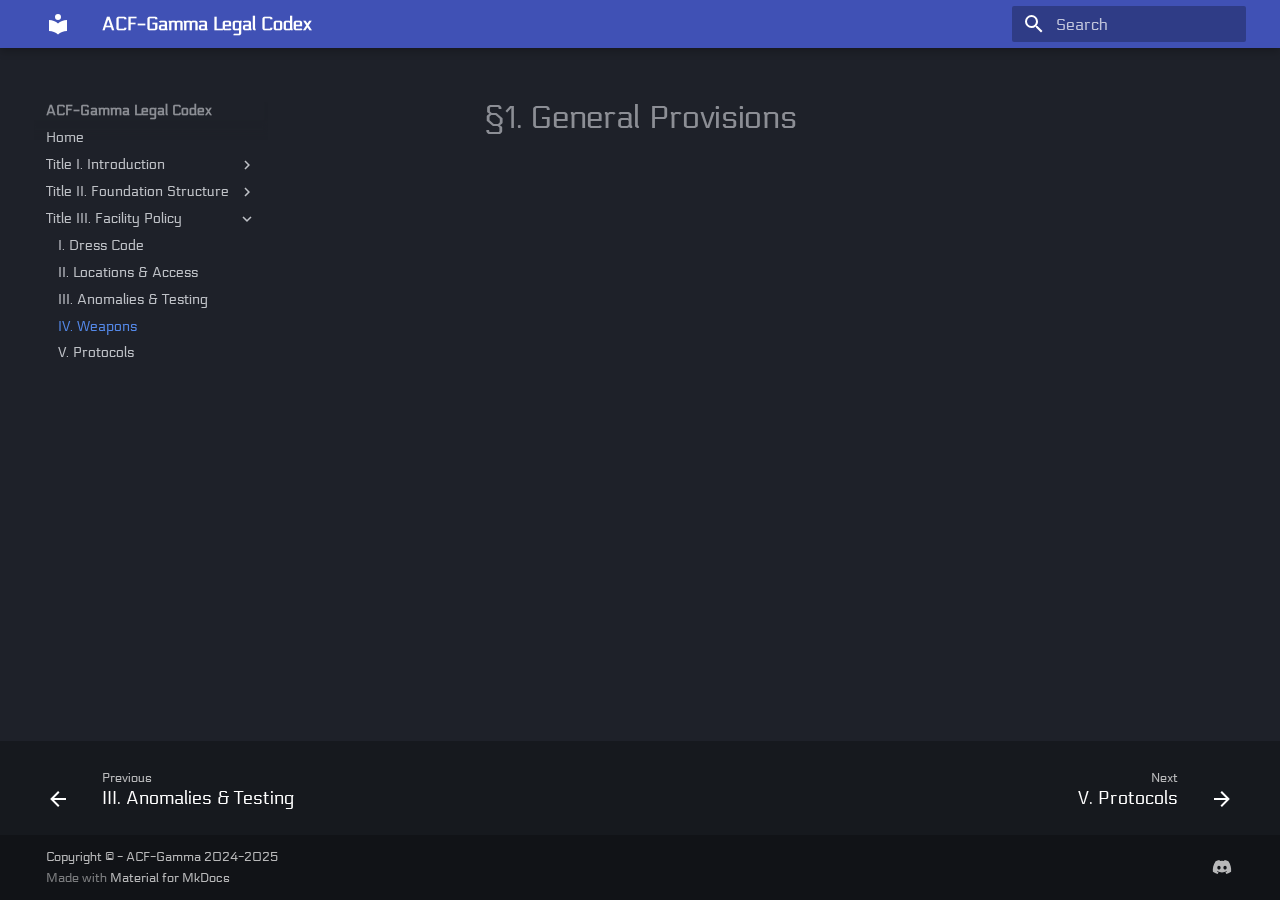
<file: Title III. Facility Policy/IV. Weapons/index.html>
<!doctype html>
<html lang="en" class="no-js">
  <head>
    
      <meta charset="utf-8">
      <meta name="viewport" content="width=device-width,initial-scale=1">
      
      
      
        <link rel="canonical" href="https://acf-gamma.github.io/Title%20III.%20Facility%20Policy/IV.%20Weapons/">
      
      
        <link rel="prev" href="../III.%20Anomalies%20%26%20Testing/">
      
      
        <link rel="next" href="../V.%20Protocols/">
      
      
      <link rel="icon" href="../../assets/images/favicon.png">
      <meta name="generator" content="mkdocs-1.6.1, mkdocs-material-9.6.15">
    
    
      
        <title>IV. Weapons - ACF-Gamma Legal Codex</title>
      
    
    
      <link rel="stylesheet" href="../../assets/stylesheets/main.342714a4.min.css">
      
        
        <link rel="stylesheet" href="../../assets/stylesheets/palette.06af60db.min.css">
      
      


    
    
      
    
    
      
        
        
        <link rel="preconnect" href="https://fonts.gstatic.com" crossorigin>
        <link rel="stylesheet" href="https://fonts.googleapis.com/css?family=Electrolize:300,300i,400,400i,700,700i%7CCourier+Prime:400,400i,700,700i&display=fallback">
        <style>:root{--md-text-font:"Electrolize";--md-code-font:"Courier Prime"}</style>
      
    
    
      <link rel="stylesheet" href="../../assets/stylesheets/extra.css">
    
    <script>__md_scope=new URL("../..",location),__md_hash=e=>[...e].reduce(((e,_)=>(e<<5)-e+_.charCodeAt(0)),0),__md_get=(e,_=localStorage,t=__md_scope)=>JSON.parse(_.getItem(t.pathname+"."+e)),__md_set=(e,_,t=localStorage,a=__md_scope)=>{try{t.setItem(a.pathname+"."+e,JSON.stringify(_))}catch(e){}}</script>
    
      

    
    
    
  </head>
  
  
    
    
    
    
    
    <body dir="ltr" data-md-color-scheme="slate" data-md-color-primary="indigo" data-md-color-accent="indigo">
  
    
    <input class="md-toggle" data-md-toggle="drawer" type="checkbox" id="__drawer" autocomplete="off">
    <input class="md-toggle" data-md-toggle="search" type="checkbox" id="__search" autocomplete="off">
    <label class="md-overlay" for="__drawer"></label>
    <div data-md-component="skip">
      
        
        <a href="#1-general-provisions" class="md-skip">
          Skip to content
        </a>
      
    </div>
    <div data-md-component="announce">
      
    </div>
    
    
      

  

<header class="md-header md-header--shadow" data-md-component="header">
  <nav class="md-header__inner md-grid" aria-label="Header">
    <a href="../.." title="ACF-Gamma Legal Codex" class="md-header__button md-logo" aria-label="ACF-Gamma Legal Codex" data-md-component="logo">
      
  
  <svg xmlns="http://www.w3.org/2000/svg" viewBox="0 0 24 24"><path d="M12 8a3 3 0 0 0 3-3 3 3 0 0 0-3-3 3 3 0 0 0-3 3 3 3 0 0 0 3 3m0 3.54C9.64 9.35 6.5 8 3 8v11c3.5 0 6.64 1.35 9 3.54 2.36-2.19 5.5-3.54 9-3.54V8c-3.5 0-6.64 1.35-9 3.54"/></svg>

    </a>
    <label class="md-header__button md-icon" for="__drawer">
      
      <svg xmlns="http://www.w3.org/2000/svg" viewBox="0 0 24 24"><path d="M3 6h18v2H3zm0 5h18v2H3zm0 5h18v2H3z"/></svg>
    </label>
    <div class="md-header__title" data-md-component="header-title">
      <div class="md-header__ellipsis">
        <div class="md-header__topic">
          <span class="md-ellipsis">
            ACF-Gamma Legal Codex
          </span>
        </div>
        <div class="md-header__topic" data-md-component="header-topic">
          <span class="md-ellipsis">
            
              IV. Weapons
            
          </span>
        </div>
      </div>
    </div>
    
      
    
    
    
    
      
      
        <label class="md-header__button md-icon" for="__search">
          
          <svg xmlns="http://www.w3.org/2000/svg" viewBox="0 0 24 24"><path d="M9.5 3A6.5 6.5 0 0 1 16 9.5c0 1.61-.59 3.09-1.56 4.23l.27.27h.79l5 5-1.5 1.5-5-5v-.79l-.27-.27A6.52 6.52 0 0 1 9.5 16 6.5 6.5 0 0 1 3 9.5 6.5 6.5 0 0 1 9.5 3m0 2C7 5 5 7 5 9.5S7 14 9.5 14 14 12 14 9.5 12 5 9.5 5"/></svg>
        </label>
        <div class="md-search" data-md-component="search" role="dialog">
  <label class="md-search__overlay" for="__search"></label>
  <div class="md-search__inner" role="search">
    <form class="md-search__form" name="search">
      <input type="text" class="md-search__input" name="query" aria-label="Search" placeholder="Search" autocapitalize="off" autocorrect="off" autocomplete="off" spellcheck="false" data-md-component="search-query" required>
      <label class="md-search__icon md-icon" for="__search">
        
        <svg xmlns="http://www.w3.org/2000/svg" viewBox="0 0 24 24"><path d="M9.5 3A6.5 6.5 0 0 1 16 9.5c0 1.61-.59 3.09-1.56 4.23l.27.27h.79l5 5-1.5 1.5-5-5v-.79l-.27-.27A6.52 6.52 0 0 1 9.5 16 6.5 6.5 0 0 1 3 9.5 6.5 6.5 0 0 1 9.5 3m0 2C7 5 5 7 5 9.5S7 14 9.5 14 14 12 14 9.5 12 5 9.5 5"/></svg>
        
        <svg xmlns="http://www.w3.org/2000/svg" viewBox="0 0 24 24"><path d="M20 11v2H8l5.5 5.5-1.42 1.42L4.16 12l7.92-7.92L13.5 5.5 8 11z"/></svg>
      </label>
      <nav class="md-search__options" aria-label="Search">
        
        <button type="reset" class="md-search__icon md-icon" title="Clear" aria-label="Clear" tabindex="-1">
          
          <svg xmlns="http://www.w3.org/2000/svg" viewBox="0 0 24 24"><path d="M19 6.41 17.59 5 12 10.59 6.41 5 5 6.41 10.59 12 5 17.59 6.41 19 12 13.41 17.59 19 19 17.59 13.41 12z"/></svg>
        </button>
      </nav>
      
    </form>
    <div class="md-search__output">
      <div class="md-search__scrollwrap" tabindex="0" data-md-scrollfix>
        <div class="md-search-result" data-md-component="search-result">
          <div class="md-search-result__meta">
            Initializing search
          </div>
          <ol class="md-search-result__list" role="presentation"></ol>
        </div>
      </div>
    </div>
  </div>
</div>
      
    
    
  </nav>
  
</header>
    
    <div class="md-container" data-md-component="container">
      
      
        
          
        
      
      <main class="md-main" data-md-component="main">
        <div class="md-main__inner md-grid">
          
            
              
              <div class="md-sidebar md-sidebar--primary" data-md-component="sidebar" data-md-type="navigation" >
                <div class="md-sidebar__scrollwrap">
                  <div class="md-sidebar__inner">
                    



<nav class="md-nav md-nav--primary" aria-label="Navigation" data-md-level="0">
  <label class="md-nav__title" for="__drawer">
    <a href="../.." title="ACF-Gamma Legal Codex" class="md-nav__button md-logo" aria-label="ACF-Gamma Legal Codex" data-md-component="logo">
      
  
  <svg xmlns="http://www.w3.org/2000/svg" viewBox="0 0 24 24"><path d="M12 8a3 3 0 0 0 3-3 3 3 0 0 0-3-3 3 3 0 0 0-3 3 3 3 0 0 0 3 3m0 3.54C9.64 9.35 6.5 8 3 8v11c3.5 0 6.64 1.35 9 3.54 2.36-2.19 5.5-3.54 9-3.54V8c-3.5 0-6.64 1.35-9 3.54"/></svg>

    </a>
    ACF-Gamma Legal Codex
  </label>
  
  <ul class="md-nav__list" data-md-scrollfix>
    
      
      
  
  
  
  
    <li class="md-nav__item">
      <a href="../.." class="md-nav__link">
        
  
  
  <span class="md-ellipsis">
    Home
    
  </span>
  

      </a>
    </li>
  

    
      
      
  
  
  
  
    
    
    
    
    
    <li class="md-nav__item md-nav__item--nested">
      
        
        
        <input class="md-nav__toggle md-toggle " type="checkbox" id="__nav_2" >
        
          
          <label class="md-nav__link" for="__nav_2" id="__nav_2_label" tabindex="0">
            
  
  
  <span class="md-ellipsis">
    Title I. Introduction
    
  </span>
  

            <span class="md-nav__icon md-icon"></span>
          </label>
        
        <nav class="md-nav" data-md-level="1" aria-labelledby="__nav_2_label" aria-expanded="false">
          <label class="md-nav__title" for="__nav_2">
            <span class="md-nav__icon md-icon"></span>
            Title I. Introduction
          </label>
          <ul class="md-nav__list" data-md-scrollfix>
            
              
                
  
  
  
  
    <li class="md-nav__item">
      <a href="../../Title%20I.%20Introduction/I.%20Purpose/" class="md-nav__link">
        
  
  
  <span class="md-ellipsis">
    I. Purpose
    
  </span>
  

      </a>
    </li>
  

              
            
              
                
  
  
  
  
    <li class="md-nav__item">
      <a href="../../Title%20I.%20Introduction/II.%20Rights/" class="md-nav__link">
        
  
  
  <span class="md-ellipsis">
    II. Rights
    
  </span>
  

      </a>
    </li>
  

              
            
          </ul>
        </nav>
      
    </li>
  

    
      
      
  
  
  
  
    
    
    
    
    
    <li class="md-nav__item md-nav__item--nested">
      
        
        
        <input class="md-nav__toggle md-toggle " type="checkbox" id="__nav_3" >
        
          
          <label class="md-nav__link" for="__nav_3" id="__nav_3_label" tabindex="0">
            
  
  
  <span class="md-ellipsis">
    Title II. Foundation Structure
    
  </span>
  

            <span class="md-nav__icon md-icon"></span>
          </label>
        
        <nav class="md-nav" data-md-level="1" aria-labelledby="__nav_3_label" aria-expanded="false">
          <label class="md-nav__title" for="__nav_3">
            <span class="md-nav__icon md-icon"></span>
            Title II. Foundation Structure
          </label>
          <ul class="md-nav__list" data-md-scrollfix>
            
              
                
  
  
  
  
    <li class="md-nav__item">
      <a href="../../Title%20II.%20Foundation%20Structure/I.%20Departments/" class="md-nav__link">
        
  
  
  <span class="md-ellipsis">
    I. Departments
    
  </span>
  

      </a>
    </li>
  

              
            
              
                
  
  
  
  
    <li class="md-nav__item">
      <a href="../../Title%20II.%20Foundation%20Structure/II.%20Foundation%20Administration/" class="md-nav__link">
        
  
  
  <span class="md-ellipsis">
    II. Foundation Administration
    
  </span>
  

      </a>
    </li>
  

              
            
          </ul>
        </nav>
      
    </li>
  

    
      
      
  
  
    
  
  
  
    
    
    
    
    
    <li class="md-nav__item md-nav__item--active md-nav__item--nested">
      
        
        
        <input class="md-nav__toggle md-toggle " type="checkbox" id="__nav_4" checked>
        
          
          <label class="md-nav__link" for="__nav_4" id="__nav_4_label" tabindex="0">
            
  
  
  <span class="md-ellipsis">
    Title III. Facility Policy
    
  </span>
  

            <span class="md-nav__icon md-icon"></span>
          </label>
        
        <nav class="md-nav" data-md-level="1" aria-labelledby="__nav_4_label" aria-expanded="true">
          <label class="md-nav__title" for="__nav_4">
            <span class="md-nav__icon md-icon"></span>
            Title III. Facility Policy
          </label>
          <ul class="md-nav__list" data-md-scrollfix>
            
              
                
  
  
  
  
    <li class="md-nav__item">
      <a href="../I.%20Dress%20Code/" class="md-nav__link">
        
  
  
  <span class="md-ellipsis">
    I. Dress Code
    
  </span>
  

      </a>
    </li>
  

              
            
              
                
  
  
  
  
    <li class="md-nav__item">
      <a href="../II.%20Locations%20%26%20Access/" class="md-nav__link">
        
  
  
  <span class="md-ellipsis">
    II. Locations & Access
    
  </span>
  

      </a>
    </li>
  

              
            
              
                
  
  
  
  
    <li class="md-nav__item">
      <a href="../III.%20Anomalies%20%26%20Testing/" class="md-nav__link">
        
  
  
  <span class="md-ellipsis">
    III. Anomalies & Testing
    
  </span>
  

      </a>
    </li>
  

              
            
              
                
  
  
    
  
  
  
    <li class="md-nav__item md-nav__item--active">
      
      <input class="md-nav__toggle md-toggle" type="checkbox" id="__toc">
      
      
        
      
      
      <a href="./" class="md-nav__link md-nav__link--active">
        
  
  
  <span class="md-ellipsis">
    IV. Weapons
    
  </span>
  

      </a>
      
    </li>
  

              
            
              
                
  
  
  
  
    <li class="md-nav__item">
      <a href="../V.%20Protocols/" class="md-nav__link">
        
  
  
  <span class="md-ellipsis">
    V. Protocols
    
  </span>
  

      </a>
    </li>
  

              
            
          </ul>
        </nav>
      
    </li>
  

    
  </ul>
</nav>
                  </div>
                </div>
              </div>
            
            
              
              <div class="md-sidebar md-sidebar--secondary" data-md-component="sidebar" data-md-type="toc" >
                <div class="md-sidebar__scrollwrap">
                  <div class="md-sidebar__inner">
                    

<nav class="md-nav md-nav--secondary" aria-label="Table of contents">
  
  
  
    
  
  
</nav>
                  </div>
                </div>
              </div>
            
          
          
            <div class="md-content" data-md-component="content">
              <article class="md-content__inner md-typeset">
                
                  



<h1 id="1-general-provisions">§1. General Provisions</h1>







  
  






                
              </article>
            </div>
          
          
<script>var target=document.getElementById(location.hash.slice(1));target&&target.name&&(target.checked=target.name.startsWith("__tabbed_"))</script>
        </div>
        
      </main>
      
        <footer class="md-footer">
  
    
      
      <nav class="md-footer__inner md-grid" aria-label="Footer" >
        
          
          <a href="../III.%20Anomalies%20%26%20Testing/" class="md-footer__link md-footer__link--prev" aria-label="Previous: III. Anomalies &amp; Testing">
            <div class="md-footer__button md-icon">
              
              <svg xmlns="http://www.w3.org/2000/svg" viewBox="0 0 24 24"><path d="M20 11v2H8l5.5 5.5-1.42 1.42L4.16 12l7.92-7.92L13.5 5.5 8 11z"/></svg>
            </div>
            <div class="md-footer__title">
              <span class="md-footer__direction">
                Previous
              </span>
              <div class="md-ellipsis">
                III. Anomalies & Testing
              </div>
            </div>
          </a>
        
        
          
          <a href="../V.%20Protocols/" class="md-footer__link md-footer__link--next" aria-label="Next: V. Protocols">
            <div class="md-footer__title">
              <span class="md-footer__direction">
                Next
              </span>
              <div class="md-ellipsis">
                V. Protocols
              </div>
            </div>
            <div class="md-footer__button md-icon">
              
              <svg xmlns="http://www.w3.org/2000/svg" viewBox="0 0 24 24"><path d="M4 11v2h12l-5.5 5.5 1.42 1.42L19.84 12l-7.92-7.92L10.5 5.5 16 11z"/></svg>
            </div>
          </a>
        
      </nav>
    
  
  <div class="md-footer-meta md-typeset">
    <div class="md-footer-meta__inner md-grid">
      <div class="md-copyright">
  
    <div class="md-copyright__highlight">
      Copyright &copy; - ACF-Gamma 2024-2025
    </div>
  
  
    Made with
    <a href="https://squidfunk.github.io/mkdocs-material/" target="_blank" rel="noopener">
      Material for MkDocs
    </a>
  
</div>
      
        <div class="md-social">
  
    
    
    
    
      
      
    
    <a href="https://discord.gg/sPmWfcJa3n" target="_blank" rel="noopener" title="discord.gg" class="md-social__link">
      <svg xmlns="http://www.w3.org/2000/svg" viewBox="0 0 640 512"><!--! Font Awesome Free 6.7.2 by @fontawesome - https://fontawesome.com License - https://fontawesome.com/license/free (Icons: CC BY 4.0, Fonts: SIL OFL 1.1, Code: MIT License) Copyright 2024 Fonticons, Inc.--><path d="M524.531 69.836a1.5 1.5 0 0 0-.764-.7A485 485 0 0 0 404.081 32.03a1.82 1.82 0 0 0-1.923.91 338 338 0 0 0-14.9 30.6 447.9 447.9 0 0 0-134.426 0 310 310 0 0 0-15.135-30.6 1.89 1.89 0 0 0-1.924-.91 483.7 483.7 0 0 0-119.688 37.107 1.7 1.7 0 0 0-.788.676C39.068 183.651 18.186 294.69 28.43 404.354a2.02 2.02 0 0 0 .765 1.375 487.7 487.7 0 0 0 146.825 74.189 1.9 1.9 0 0 0 2.063-.676A348 348 0 0 0 208.12 430.4a1.86 1.86 0 0 0-1.019-2.588 321 321 0 0 1-45.868-21.853 1.885 1.885 0 0 1-.185-3.126 251 251 0 0 0 9.109-7.137 1.82 1.82 0 0 1 1.9-.256c96.229 43.917 200.41 43.917 295.5 0a1.81 1.81 0 0 1 1.924.233 235 235 0 0 0 9.132 7.16 1.884 1.884 0 0 1-.162 3.126 301.4 301.4 0 0 1-45.89 21.83 1.875 1.875 0 0 0-1 2.611 391 391 0 0 0 30.014 48.815 1.86 1.86 0 0 0 2.063.7A486 486 0 0 0 610.7 405.729a1.88 1.88 0 0 0 .765-1.352c12.264-126.783-20.532-236.912-86.934-334.541M222.491 337.58c-28.972 0-52.844-26.587-52.844-59.239s23.409-59.241 52.844-59.241c29.665 0 53.306 26.82 52.843 59.239 0 32.654-23.41 59.241-52.843 59.241m195.38 0c-28.971 0-52.843-26.587-52.843-59.239s23.409-59.241 52.843-59.241c29.667 0 53.307 26.82 52.844 59.239 0 32.654-23.177 59.241-52.844 59.241"/></svg>
    </a>
  
</div>
      
    </div>
  </div>
</footer>
      
    </div>
    <div class="md-dialog" data-md-component="dialog">
      <div class="md-dialog__inner md-typeset"></div>
    </div>
    
    
    
      
      <script id="__config" type="application/json">{"base": "../..", "features": ["navigation.footer"], "search": "../../assets/javascripts/workers/search.d50fe291.min.js", "tags": null, "translations": {"clipboard.copied": "Copied to clipboard", "clipboard.copy": "Copy to clipboard", "search.result.more.one": "1 more on this page", "search.result.more.other": "# more on this page", "search.result.none": "No matching documents", "search.result.one": "1 matching document", "search.result.other": "# matching documents", "search.result.placeholder": "Type to start searching", "search.result.term.missing": "Missing", "select.version": "Select version"}, "version": null}</script>
    
    
      <script src="../../assets/javascripts/bundle.56ea9cef.min.js"></script>
      
    
  </body>
</html>
</file>
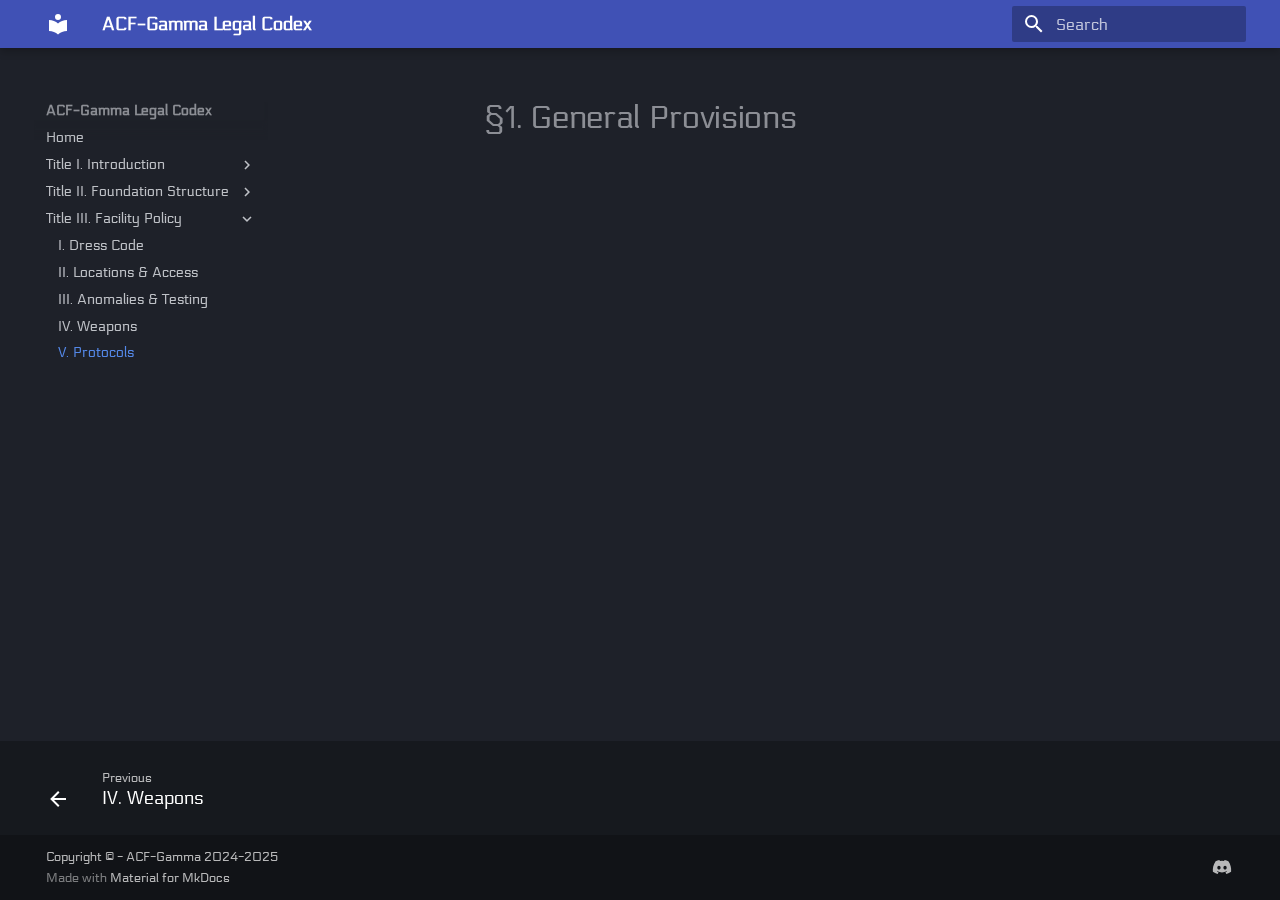
<file: Title III. Facility Policy/V. Protocols/index.html>
<!doctype html>
<html lang="en" class="no-js">
  <head>
    
      <meta charset="utf-8">
      <meta name="viewport" content="width=device-width,initial-scale=1">
      
      
      
        <link rel="canonical" href="https://acf-gamma.github.io/Title%20III.%20Facility%20Policy/V.%20Protocols/">
      
      
        <link rel="prev" href="../IV.%20Weapons/">
      
      
      
      <link rel="icon" href="../../assets/images/favicon.png">
      <meta name="generator" content="mkdocs-1.6.1, mkdocs-material-9.6.15">
    
    
      
        <title>V. Protocols - ACF-Gamma Legal Codex</title>
      
    
    
      <link rel="stylesheet" href="../../assets/stylesheets/main.342714a4.min.css">
      
        
        <link rel="stylesheet" href="../../assets/stylesheets/palette.06af60db.min.css">
      
      


    
    
      
    
    
      
        
        
        <link rel="preconnect" href="https://fonts.gstatic.com" crossorigin>
        <link rel="stylesheet" href="https://fonts.googleapis.com/css?family=Electrolize:300,300i,400,400i,700,700i%7CCourier+Prime:400,400i,700,700i&display=fallback">
        <style>:root{--md-text-font:"Electrolize";--md-code-font:"Courier Prime"}</style>
      
    
    
      <link rel="stylesheet" href="../../assets/stylesheets/extra.css">
    
    <script>__md_scope=new URL("../..",location),__md_hash=e=>[...e].reduce(((e,_)=>(e<<5)-e+_.charCodeAt(0)),0),__md_get=(e,_=localStorage,t=__md_scope)=>JSON.parse(_.getItem(t.pathname+"."+e)),__md_set=(e,_,t=localStorage,a=__md_scope)=>{try{t.setItem(a.pathname+"."+e,JSON.stringify(_))}catch(e){}}</script>
    
      

    
    
    
  </head>
  
  
    
    
    
    
    
    <body dir="ltr" data-md-color-scheme="slate" data-md-color-primary="indigo" data-md-color-accent="indigo">
  
    
    <input class="md-toggle" data-md-toggle="drawer" type="checkbox" id="__drawer" autocomplete="off">
    <input class="md-toggle" data-md-toggle="search" type="checkbox" id="__search" autocomplete="off">
    <label class="md-overlay" for="__drawer"></label>
    <div data-md-component="skip">
      
        
        <a href="#1-general-provisions" class="md-skip">
          Skip to content
        </a>
      
    </div>
    <div data-md-component="announce">
      
    </div>
    
    
      

  

<header class="md-header md-header--shadow" data-md-component="header">
  <nav class="md-header__inner md-grid" aria-label="Header">
    <a href="../.." title="ACF-Gamma Legal Codex" class="md-header__button md-logo" aria-label="ACF-Gamma Legal Codex" data-md-component="logo">
      
  
  <svg xmlns="http://www.w3.org/2000/svg" viewBox="0 0 24 24"><path d="M12 8a3 3 0 0 0 3-3 3 3 0 0 0-3-3 3 3 0 0 0-3 3 3 3 0 0 0 3 3m0 3.54C9.64 9.35 6.5 8 3 8v11c3.5 0 6.64 1.35 9 3.54 2.36-2.19 5.5-3.54 9-3.54V8c-3.5 0-6.64 1.35-9 3.54"/></svg>

    </a>
    <label class="md-header__button md-icon" for="__drawer">
      
      <svg xmlns="http://www.w3.org/2000/svg" viewBox="0 0 24 24"><path d="M3 6h18v2H3zm0 5h18v2H3zm0 5h18v2H3z"/></svg>
    </label>
    <div class="md-header__title" data-md-component="header-title">
      <div class="md-header__ellipsis">
        <div class="md-header__topic">
          <span class="md-ellipsis">
            ACF-Gamma Legal Codex
          </span>
        </div>
        <div class="md-header__topic" data-md-component="header-topic">
          <span class="md-ellipsis">
            
              V. Protocols
            
          </span>
        </div>
      </div>
    </div>
    
      
    
    
    
    
      
      
        <label class="md-header__button md-icon" for="__search">
          
          <svg xmlns="http://www.w3.org/2000/svg" viewBox="0 0 24 24"><path d="M9.5 3A6.5 6.5 0 0 1 16 9.5c0 1.61-.59 3.09-1.56 4.23l.27.27h.79l5 5-1.5 1.5-5-5v-.79l-.27-.27A6.52 6.52 0 0 1 9.5 16 6.5 6.5 0 0 1 3 9.5 6.5 6.5 0 0 1 9.5 3m0 2C7 5 5 7 5 9.5S7 14 9.5 14 14 12 14 9.5 12 5 9.5 5"/></svg>
        </label>
        <div class="md-search" data-md-component="search" role="dialog">
  <label class="md-search__overlay" for="__search"></label>
  <div class="md-search__inner" role="search">
    <form class="md-search__form" name="search">
      <input type="text" class="md-search__input" name="query" aria-label="Search" placeholder="Search" autocapitalize="off" autocorrect="off" autocomplete="off" spellcheck="false" data-md-component="search-query" required>
      <label class="md-search__icon md-icon" for="__search">
        
        <svg xmlns="http://www.w3.org/2000/svg" viewBox="0 0 24 24"><path d="M9.5 3A6.5 6.5 0 0 1 16 9.5c0 1.61-.59 3.09-1.56 4.23l.27.27h.79l5 5-1.5 1.5-5-5v-.79l-.27-.27A6.52 6.52 0 0 1 9.5 16 6.5 6.5 0 0 1 3 9.5 6.5 6.5 0 0 1 9.5 3m0 2C7 5 5 7 5 9.5S7 14 9.5 14 14 12 14 9.5 12 5 9.5 5"/></svg>
        
        <svg xmlns="http://www.w3.org/2000/svg" viewBox="0 0 24 24"><path d="M20 11v2H8l5.5 5.5-1.42 1.42L4.16 12l7.92-7.92L13.5 5.5 8 11z"/></svg>
      </label>
      <nav class="md-search__options" aria-label="Search">
        
        <button type="reset" class="md-search__icon md-icon" title="Clear" aria-label="Clear" tabindex="-1">
          
          <svg xmlns="http://www.w3.org/2000/svg" viewBox="0 0 24 24"><path d="M19 6.41 17.59 5 12 10.59 6.41 5 5 6.41 10.59 12 5 17.59 6.41 19 12 13.41 17.59 19 19 17.59 13.41 12z"/></svg>
        </button>
      </nav>
      
    </form>
    <div class="md-search__output">
      <div class="md-search__scrollwrap" tabindex="0" data-md-scrollfix>
        <div class="md-search-result" data-md-component="search-result">
          <div class="md-search-result__meta">
            Initializing search
          </div>
          <ol class="md-search-result__list" role="presentation"></ol>
        </div>
      </div>
    </div>
  </div>
</div>
      
    
    
  </nav>
  
</header>
    
    <div class="md-container" data-md-component="container">
      
      
        
          
        
      
      <main class="md-main" data-md-component="main">
        <div class="md-main__inner md-grid">
          
            
              
              <div class="md-sidebar md-sidebar--primary" data-md-component="sidebar" data-md-type="navigation" >
                <div class="md-sidebar__scrollwrap">
                  <div class="md-sidebar__inner">
                    



<nav class="md-nav md-nav--primary" aria-label="Navigation" data-md-level="0">
  <label class="md-nav__title" for="__drawer">
    <a href="../.." title="ACF-Gamma Legal Codex" class="md-nav__button md-logo" aria-label="ACF-Gamma Legal Codex" data-md-component="logo">
      
  
  <svg xmlns="http://www.w3.org/2000/svg" viewBox="0 0 24 24"><path d="M12 8a3 3 0 0 0 3-3 3 3 0 0 0-3-3 3 3 0 0 0-3 3 3 3 0 0 0 3 3m0 3.54C9.64 9.35 6.5 8 3 8v11c3.5 0 6.64 1.35 9 3.54 2.36-2.19 5.5-3.54 9-3.54V8c-3.5 0-6.64 1.35-9 3.54"/></svg>

    </a>
    ACF-Gamma Legal Codex
  </label>
  
  <ul class="md-nav__list" data-md-scrollfix>
    
      
      
  
  
  
  
    <li class="md-nav__item">
      <a href="../.." class="md-nav__link">
        
  
  
  <span class="md-ellipsis">
    Home
    
  </span>
  

      </a>
    </li>
  

    
      
      
  
  
  
  
    
    
    
    
    
    <li class="md-nav__item md-nav__item--nested">
      
        
        
        <input class="md-nav__toggle md-toggle " type="checkbox" id="__nav_2" >
        
          
          <label class="md-nav__link" for="__nav_2" id="__nav_2_label" tabindex="0">
            
  
  
  <span class="md-ellipsis">
    Title I. Introduction
    
  </span>
  

            <span class="md-nav__icon md-icon"></span>
          </label>
        
        <nav class="md-nav" data-md-level="1" aria-labelledby="__nav_2_label" aria-expanded="false">
          <label class="md-nav__title" for="__nav_2">
            <span class="md-nav__icon md-icon"></span>
            Title I. Introduction
          </label>
          <ul class="md-nav__list" data-md-scrollfix>
            
              
                
  
  
  
  
    <li class="md-nav__item">
      <a href="../../Title%20I.%20Introduction/I.%20Purpose/" class="md-nav__link">
        
  
  
  <span class="md-ellipsis">
    I. Purpose
    
  </span>
  

      </a>
    </li>
  

              
            
              
                
  
  
  
  
    <li class="md-nav__item">
      <a href="../../Title%20I.%20Introduction/II.%20Rights/" class="md-nav__link">
        
  
  
  <span class="md-ellipsis">
    II. Rights
    
  </span>
  

      </a>
    </li>
  

              
            
          </ul>
        </nav>
      
    </li>
  

    
      
      
  
  
  
  
    
    
    
    
    
    <li class="md-nav__item md-nav__item--nested">
      
        
        
        <input class="md-nav__toggle md-toggle " type="checkbox" id="__nav_3" >
        
          
          <label class="md-nav__link" for="__nav_3" id="__nav_3_label" tabindex="0">
            
  
  
  <span class="md-ellipsis">
    Title II. Foundation Structure
    
  </span>
  

            <span class="md-nav__icon md-icon"></span>
          </label>
        
        <nav class="md-nav" data-md-level="1" aria-labelledby="__nav_3_label" aria-expanded="false">
          <label class="md-nav__title" for="__nav_3">
            <span class="md-nav__icon md-icon"></span>
            Title II. Foundation Structure
          </label>
          <ul class="md-nav__list" data-md-scrollfix>
            
              
                
  
  
  
  
    <li class="md-nav__item">
      <a href="../../Title%20II.%20Foundation%20Structure/I.%20Departments/" class="md-nav__link">
        
  
  
  <span class="md-ellipsis">
    I. Departments
    
  </span>
  

      </a>
    </li>
  

              
            
              
                
  
  
  
  
    <li class="md-nav__item">
      <a href="../../Title%20II.%20Foundation%20Structure/II.%20Foundation%20Administration/" class="md-nav__link">
        
  
  
  <span class="md-ellipsis">
    II. Foundation Administration
    
  </span>
  

      </a>
    </li>
  

              
            
          </ul>
        </nav>
      
    </li>
  

    
      
      
  
  
    
  
  
  
    
    
    
    
    
    <li class="md-nav__item md-nav__item--active md-nav__item--nested">
      
        
        
        <input class="md-nav__toggle md-toggle " type="checkbox" id="__nav_4" checked>
        
          
          <label class="md-nav__link" for="__nav_4" id="__nav_4_label" tabindex="0">
            
  
  
  <span class="md-ellipsis">
    Title III. Facility Policy
    
  </span>
  

            <span class="md-nav__icon md-icon"></span>
          </label>
        
        <nav class="md-nav" data-md-level="1" aria-labelledby="__nav_4_label" aria-expanded="true">
          <label class="md-nav__title" for="__nav_4">
            <span class="md-nav__icon md-icon"></span>
            Title III. Facility Policy
          </label>
          <ul class="md-nav__list" data-md-scrollfix>
            
              
                
  
  
  
  
    <li class="md-nav__item">
      <a href="../I.%20Dress%20Code/" class="md-nav__link">
        
  
  
  <span class="md-ellipsis">
    I. Dress Code
    
  </span>
  

      </a>
    </li>
  

              
            
              
                
  
  
  
  
    <li class="md-nav__item">
      <a href="../II.%20Locations%20%26%20Access/" class="md-nav__link">
        
  
  
  <span class="md-ellipsis">
    II. Locations & Access
    
  </span>
  

      </a>
    </li>
  

              
            
              
                
  
  
  
  
    <li class="md-nav__item">
      <a href="../III.%20Anomalies%20%26%20Testing/" class="md-nav__link">
        
  
  
  <span class="md-ellipsis">
    III. Anomalies & Testing
    
  </span>
  

      </a>
    </li>
  

              
            
              
                
  
  
  
  
    <li class="md-nav__item">
      <a href="../IV.%20Weapons/" class="md-nav__link">
        
  
  
  <span class="md-ellipsis">
    IV. Weapons
    
  </span>
  

      </a>
    </li>
  

              
            
              
                
  
  
    
  
  
  
    <li class="md-nav__item md-nav__item--active">
      
      <input class="md-nav__toggle md-toggle" type="checkbox" id="__toc">
      
      
        
      
      
      <a href="./" class="md-nav__link md-nav__link--active">
        
  
  
  <span class="md-ellipsis">
    V. Protocols
    
  </span>
  

      </a>
      
    </li>
  

              
            
          </ul>
        </nav>
      
    </li>
  

    
  </ul>
</nav>
                  </div>
                </div>
              </div>
            
            
              
              <div class="md-sidebar md-sidebar--secondary" data-md-component="sidebar" data-md-type="toc" >
                <div class="md-sidebar__scrollwrap">
                  <div class="md-sidebar__inner">
                    

<nav class="md-nav md-nav--secondary" aria-label="Table of contents">
  
  
  
    
  
  
</nav>
                  </div>
                </div>
              </div>
            
          
          
            <div class="md-content" data-md-component="content">
              <article class="md-content__inner md-typeset">
                
                  



<h1 id="1-general-provisions">§1. General Provisions</h1>







  
  






                
              </article>
            </div>
          
          
<script>var target=document.getElementById(location.hash.slice(1));target&&target.name&&(target.checked=target.name.startsWith("__tabbed_"))</script>
        </div>
        
      </main>
      
        <footer class="md-footer">
  
    
      
      <nav class="md-footer__inner md-grid" aria-label="Footer" >
        
          
          <a href="../IV.%20Weapons/" class="md-footer__link md-footer__link--prev" aria-label="Previous: IV. Weapons">
            <div class="md-footer__button md-icon">
              
              <svg xmlns="http://www.w3.org/2000/svg" viewBox="0 0 24 24"><path d="M20 11v2H8l5.5 5.5-1.42 1.42L4.16 12l7.92-7.92L13.5 5.5 8 11z"/></svg>
            </div>
            <div class="md-footer__title">
              <span class="md-footer__direction">
                Previous
              </span>
              <div class="md-ellipsis">
                IV. Weapons
              </div>
            </div>
          </a>
        
        
      </nav>
    
  
  <div class="md-footer-meta md-typeset">
    <div class="md-footer-meta__inner md-grid">
      <div class="md-copyright">
  
    <div class="md-copyright__highlight">
      Copyright &copy; - ACF-Gamma 2024-2025
    </div>
  
  
    Made with
    <a href="https://squidfunk.github.io/mkdocs-material/" target="_blank" rel="noopener">
      Material for MkDocs
    </a>
  
</div>
      
        <div class="md-social">
  
    
    
    
    
      
      
    
    <a href="https://discord.gg/sPmWfcJa3n" target="_blank" rel="noopener" title="discord.gg" class="md-social__link">
      <svg xmlns="http://www.w3.org/2000/svg" viewBox="0 0 640 512"><!--! Font Awesome Free 6.7.2 by @fontawesome - https://fontawesome.com License - https://fontawesome.com/license/free (Icons: CC BY 4.0, Fonts: SIL OFL 1.1, Code: MIT License) Copyright 2024 Fonticons, Inc.--><path d="M524.531 69.836a1.5 1.5 0 0 0-.764-.7A485 485 0 0 0 404.081 32.03a1.82 1.82 0 0 0-1.923.91 338 338 0 0 0-14.9 30.6 447.9 447.9 0 0 0-134.426 0 310 310 0 0 0-15.135-30.6 1.89 1.89 0 0 0-1.924-.91 483.7 483.7 0 0 0-119.688 37.107 1.7 1.7 0 0 0-.788.676C39.068 183.651 18.186 294.69 28.43 404.354a2.02 2.02 0 0 0 .765 1.375 487.7 487.7 0 0 0 146.825 74.189 1.9 1.9 0 0 0 2.063-.676A348 348 0 0 0 208.12 430.4a1.86 1.86 0 0 0-1.019-2.588 321 321 0 0 1-45.868-21.853 1.885 1.885 0 0 1-.185-3.126 251 251 0 0 0 9.109-7.137 1.82 1.82 0 0 1 1.9-.256c96.229 43.917 200.41 43.917 295.5 0a1.81 1.81 0 0 1 1.924.233 235 235 0 0 0 9.132 7.16 1.884 1.884 0 0 1-.162 3.126 301.4 301.4 0 0 1-45.89 21.83 1.875 1.875 0 0 0-1 2.611 391 391 0 0 0 30.014 48.815 1.86 1.86 0 0 0 2.063.7A486 486 0 0 0 610.7 405.729a1.88 1.88 0 0 0 .765-1.352c12.264-126.783-20.532-236.912-86.934-334.541M222.491 337.58c-28.972 0-52.844-26.587-52.844-59.239s23.409-59.241 52.844-59.241c29.665 0 53.306 26.82 52.843 59.239 0 32.654-23.41 59.241-52.843 59.241m195.38 0c-28.971 0-52.843-26.587-52.843-59.239s23.409-59.241 52.843-59.241c29.667 0 53.307 26.82 52.844 59.239 0 32.654-23.177 59.241-52.844 59.241"/></svg>
    </a>
  
</div>
      
    </div>
  </div>
</footer>
      
    </div>
    <div class="md-dialog" data-md-component="dialog">
      <div class="md-dialog__inner md-typeset"></div>
    </div>
    
    
    
      
      <script id="__config" type="application/json">{"base": "../..", "features": ["navigation.footer"], "search": "../../assets/javascripts/workers/search.d50fe291.min.js", "tags": null, "translations": {"clipboard.copied": "Copied to clipboard", "clipboard.copy": "Copy to clipboard", "search.result.more.one": "1 more on this page", "search.result.more.other": "# more on this page", "search.result.none": "No matching documents", "search.result.one": "1 matching document", "search.result.other": "# matching documents", "search.result.placeholder": "Type to start searching", "search.result.term.missing": "Missing", "select.version": "Select version"}, "version": null}</script>
    
    
      <script src="../../assets/javascripts/bundle.56ea9cef.min.js"></script>
      
    
  </body>
</html>
</file>
<file: assets/stylesheets/extra.css>
h1, h2, h3, h4, h5, h6 {
    text-align: center;
}

.center {
    text-align: center;
}
</file>
<file: assets/stylesheets/main.342714a4.min.css>
@charset "UTF-8";html{-webkit-text-size-adjust:none;-moz-text-size-adjust:none;text-size-adjust:none;box-sizing:border-box}*,:after,:before{box-sizing:inherit}@media (prefers-reduced-motion){*,:after,:before{transition:none!important}}body{margin:0}a,button,input,label{-webkit-tap-highlight-color:transparent}a{color:inherit;text-decoration:none}hr{border:0;box-sizing:initial;display:block;height:.05rem;overflow:visible;padding:0}small{font-size:80%}sub,sup{line-height:1em}img{border-style:none}table{border-collapse:initial;border-spacing:0}td,th{font-weight:400;vertical-align:top}button{background:#0000;border:0;font-family:inherit;font-size:inherit;margin:0;padding:0}input{border:0;outline:none}:root{--md-primary-fg-color:#4051b5;--md-primary-fg-color--light:#5d6cc0;--md-primary-fg-color--dark:#303fa1;--md-primary-bg-color:#fff;--md-primary-bg-color--light:#ffffffb3;--md-accent-fg-color:#526cfe;--md-accent-fg-color--transparent:#526cfe1a;--md-accent-bg-color:#fff;--md-accent-bg-color--light:#ffffffb3}[data-md-color-scheme=default]{color-scheme:light}[data-md-color-scheme=default] img[src$="#gh-dark-mode-only"],[data-md-color-scheme=default] img[src$="#only-dark"]{display:none}:root,[data-md-color-scheme=default]{--md-hue:225deg;--md-default-fg-color:#000000de;--md-default-fg-color--light:#0000008a;--md-default-fg-color--lighter:#00000052;--md-default-fg-color--lightest:#00000012;--md-default-bg-color:#fff;--md-default-bg-color--light:#ffffffb3;--md-default-bg-color--lighter:#ffffff4d;--md-default-bg-color--lightest:#ffffff1f;--md-code-fg-color:#36464e;--md-code-bg-color:#f5f5f5;--md-code-hl-color:#4287ff;--md-code-hl-color--light:#4287ff1a;--md-code-hl-number-color:#d52a2a;--md-code-hl-special-color:#db1457;--md-code-hl-function-color:#a846b9;--md-code-hl-constant-color:#6e59d9;--md-code-hl-keyword-color:#3f6ec6;--md-code-hl-string-color:#1c7d4d;--md-code-hl-name-color:var(--md-code-fg-color);--md-code-hl-operator-color:var(--md-default-fg-color--light);--md-code-hl-punctuation-color:var(--md-default-fg-color--light);--md-code-hl-comment-color:var(--md-default-fg-color--light);--md-code-hl-generic-color:var(--md-default-fg-color--light);--md-code-hl-variable-color:var(--md-default-fg-color--light);--md-typeset-color:var(--md-default-fg-color);--md-typeset-a-color:var(--md-primary-fg-color);--md-typeset-del-color:#f5503d26;--md-typeset-ins-color:#0bd57026;--md-typeset-kbd-color:#fafafa;--md-typeset-kbd-accent-color:#fff;--md-typeset-kbd-border-color:#b8b8b8;--md-typeset-mark-color:#ffff0080;--md-typeset-table-color:#0000001f;--md-typeset-table-color--light:rgba(0,0,0,.035);--md-admonition-fg-color:var(--md-default-fg-color);--md-admonition-bg-color:var(--md-default-bg-color);--md-warning-fg-color:#000000de;--md-warning-bg-color:#ff9;--md-footer-fg-color:#fff;--md-footer-fg-color--light:#ffffffb3;--md-footer-fg-color--lighter:#ffffff73;--md-footer-bg-color:#000000de;--md-footer-bg-color--dark:#00000052;--md-shadow-z1:0 0.2rem 0.5rem #0000000d,0 0 0.05rem #0000001a;--md-shadow-z2:0 0.2rem 0.5rem #0000001a,0 0 0.05rem #00000040;--md-shadow-z3:0 0.2rem 0.5rem #0003,0 0 0.05rem #00000059}.md-icon svg{fill:currentcolor;display:block;height:1.2rem;width:1.2rem}body{-webkit-font-smoothing:antialiased;-moz-osx-font-smoothing:grayscale;--md-text-font-family:var(--md-text-font,_),-apple-system,BlinkMacSystemFont,Helvetica,Arial,sans-serif;--md-code-font-family:var(--md-code-font,_),SFMono-Regular,Consolas,Menlo,monospace}aside,body,input{font-feature-settings:"kern","liga";color:var(--md-typeset-color);font-family:var(--md-text-font-family)}code,kbd,pre{font-feature-settings:"kern";font-family:var(--md-code-font-family)}:root{--md-typeset-table-sort-icon:url('data:image/svg+xml;charset=utf-8,<svg xmlns="http://www.w3.org/2000/svg" viewBox="0 0 24 24"><path d="m18 21-4-4h3V7h-3l4-4 4 4h-3v10h3M2 19v-2h10v2M2 13v-2h7v2M2 7V5h4v2z"/></svg>');--md-typeset-table-sort-icon--asc:url('data:image/svg+xml;charset=utf-8,<svg xmlns="http://www.w3.org/2000/svg" viewBox="0 0 24 24"><path d="M19 17h3l-4 4-4-4h3V3h2M2 17h10v2H2M6 5v2H2V5m0 6h7v2H2z"/></svg>');--md-typeset-table-sort-icon--desc:url('data:image/svg+xml;charset=utf-8,<svg xmlns="http://www.w3.org/2000/svg" viewBox="0 0 24 24"><path d="M19 7h3l-4-4-4 4h3v14h2M2 17h10v2H2M6 5v2H2V5m0 6h7v2H2z"/></svg>')}.md-typeset{-webkit-print-color-adjust:exact;color-adjust:exact;font-size:.8rem;line-height:1.6;overflow-wrap:break-word}@media print{.md-typeset{font-size:.68rem}}.md-typeset blockquote,.md-typeset dl,.md-typeset figure,.md-typeset ol,.md-typeset pre,.md-typeset ul{margin-bottom:1em;margin-top:1em}.md-typeset h1{color:var(--md-default-fg-color--light);font-size:2em;line-height:1.3;margin:0 0 1.25em}.md-typeset h1,.md-typeset h2{font-weight:300;letter-spacing:-.01em}.md-typeset h2{font-size:1.5625em;line-height:1.4;margin:1.6em 0 .64em}.md-typeset h3{font-size:1.25em;font-weight:400;letter-spacing:-.01em;line-height:1.5;margin:1.6em 0 .8em}.md-typeset h2+h3{margin-top:.8em}.md-typeset h4{font-weight:700;letter-spacing:-.01em;margin:1em 0}.md-typeset h5,.md-typeset h6{color:var(--md-default-fg-color--light);font-size:.8em;font-weight:700;letter-spacing:-.01em;margin:1.25em 0}.md-typeset h5{text-transform:uppercase}.md-typeset h5 code{text-transform:none}.md-typeset hr{border-bottom:.05rem solid var(--md-default-fg-color--lightest);display:flow-root;margin:1.5em 0}.md-typeset a{color:var(--md-typeset-a-color);word-break:break-word}.md-typeset a,.md-typeset a:before{transition:color 125ms}.md-typeset a:focus,.md-typeset a:hover{color:var(--md-accent-fg-color)}.md-typeset a:focus code,.md-typeset a:hover code{background-color:var(--md-accent-fg-color--transparent)}.md-typeset a code{color:currentcolor;transition:background-color 125ms}.md-typeset a.focus-visible{outline-color:var(--md-accent-fg-color);outline-offset:.2rem}.md-typeset code,.md-typeset kbd,.md-typeset pre{color:var(--md-code-fg-color);direction:ltr;font-variant-ligatures:none}@media print{.md-typeset code,.md-typeset kbd,.md-typeset pre{white-space:pre-wrap}}.md-typeset code{background-color:var(--md-code-bg-color);border-radius:.1rem;-webkit-box-decoration-break:clone;box-decoration-break:clone;font-size:.85em;padding:0 .2941176471em;word-break:break-word}.md-typeset code:not(.focus-visible){-webkit-tap-highlight-color:transparent;outline:none}.md-typeset pre{display:flow-root;line-height:1.4;position:relative}.md-typeset pre>code{-webkit-box-decoration-break:slice;box-decoration-break:slice;box-shadow:none;display:block;margin:0;outline-color:var(--md-accent-fg-color);overflow:auto;padding:.7720588235em 1.1764705882em;scrollbar-color:var(--md-default-fg-color--lighter) #0000;scrollbar-width:thin;touch-action:auto;word-break:normal}.md-typeset pre>code:hover{scrollbar-color:var(--md-accent-fg-color) #0000}.md-typeset pre>code::-webkit-scrollbar{height:.2rem;width:.2rem}.md-typeset pre>code::-webkit-scrollbar-thumb{background-color:var(--md-default-fg-color--lighter)}.md-typeset pre>code::-webkit-scrollbar-thumb:hover{background-color:var(--md-accent-fg-color)}.md-typeset kbd{background-color:var(--md-typeset-kbd-color);border-radius:.1rem;box-shadow:0 .1rem 0 .05rem var(--md-typeset-kbd-border-color),0 .1rem 0 var(--md-typeset-kbd-border-color),0 -.1rem .2rem var(--md-typeset-kbd-accent-color) inset;color:var(--md-default-fg-color);display:inline-block;font-size:.75em;padding:0 .6666666667em;vertical-align:text-top;word-break:break-word}.md-typeset mark{background-color:var(--md-typeset-mark-color);-webkit-box-decoration-break:clone;box-decoration-break:clone;color:inherit;word-break:break-word}.md-typeset abbr{border-bottom:.05rem dotted var(--md-default-fg-color--light);cursor:help;text-decoration:none}.md-typeset small{opacity:.75}[dir=ltr] .md-typeset sub,[dir=ltr] .md-typeset sup{margin-left:.078125em}[dir=rtl] .md-typeset sub,[dir=rtl] .md-typeset sup{margin-right:.078125em}[dir=ltr] .md-typeset blockquote{padding-left:.6rem}[dir=rtl] .md-typeset blockquote{padding-right:.6rem}[dir=ltr] .md-typeset blockquote{border-left:.2rem solid var(--md-default-fg-color--lighter)}[dir=rtl] .md-typeset blockquote{border-right:.2rem solid var(--md-default-fg-color--lighter)}.md-typeset blockquote{color:var(--md-default-fg-color--light);margin-left:0;margin-right:0}.md-typeset ul{list-style-type:disc}.md-typeset ul[type]{list-style-type:revert-layer}[dir=ltr] .md-typeset ol,[dir=ltr] .md-typeset ul{margin-left:.625em}[dir=rtl] .md-typeset ol,[dir=rtl] .md-typeset ul{margin-right:.625em}.md-typeset ol,.md-typeset ul{padding:0}.md-typeset ol:not([hidden]),.md-typeset ul:not([hidden]){display:flow-root}.md-typeset ol ol,.md-typeset ul ol{list-style-type:lower-alpha}.md-typeset ol ol ol,.md-typeset ul ol ol{list-style-type:lower-roman}.md-typeset ol ol ol ol,.md-typeset ul ol ol ol{list-style-type:upper-alpha}.md-typeset ol ol ol ol ol,.md-typeset ul ol ol ol ol{list-style-type:upper-roman}.md-typeset ol[type],.md-typeset ul[type]{list-style-type:revert-layer}[dir=ltr] .md-typeset ol li,[dir=ltr] .md-typeset ul li{margin-left:1.25em}[dir=rtl] .md-typeset ol li,[dir=rtl] .md-typeset ul li{margin-right:1.25em}.md-typeset ol li,.md-typeset ul li{margin-bottom:.5em}.md-typeset ol li blockquote,.md-typeset ol li p,.md-typeset ul li blockquote,.md-typeset ul li p{margin:.5em 0}.md-typeset ol li:last-child,.md-typeset ul li:last-child{margin-bottom:0}[dir=ltr] .md-typeset ol li ol,[dir=ltr] .md-typeset ol li ul,[dir=ltr] .md-typeset ul li ol,[dir=ltr] .md-typeset ul li ul{margin-left:.625em}[dir=rtl] .md-typeset ol li ol,[dir=rtl] .md-typeset ol li ul,[dir=rtl] .md-typeset ul li ol,[dir=rtl] .md-typeset ul li ul{margin-right:.625em}.md-typeset ol li ol,.md-typeset ol li ul,.md-typeset ul li ol,.md-typeset ul li ul{margin-bottom:.5em;margin-top:.5em}[dir=ltr] .md-typeset dd{margin-left:1.875em}[dir=rtl] .md-typeset dd{margin-right:1.875em}.md-typeset dd{margin-bottom:1.5em;margin-top:1em}.md-typeset img,.md-typeset svg,.md-typeset video{height:auto;max-width:100%}.md-typeset img[align=left]{margin:1em 1em 1em 0}.md-typeset img[align=right]{margin:1em 0 1em 1em}.md-typeset img[align]:only-child{margin-top:0}.md-typeset figure{display:flow-root;margin:1em auto;max-width:100%;text-align:center;width:-moz-fit-content;width:fit-content}.md-typeset figure img{display:block;margin:0 auto}.md-typeset figcaption{font-style:italic;margin:1em auto;max-width:24rem}.md-typeset iframe{max-width:100%}.md-typeset table:not([class]){background-color:var(--md-default-bg-color);border:.05rem solid var(--md-typeset-table-color);border-radius:.1rem;display:inline-block;font-size:.64rem;max-width:100%;overflow:auto;touch-action:auto}@media print{.md-typeset table:not([class]){display:table}}.md-typeset table:not([class])+*{margin-top:1.5em}.md-typeset table:not([class]) td>:first-child,.md-typeset table:not([class]) th>:first-child{margin-top:0}.md-typeset table:not([class]) td>:last-child,.md-typeset table:not([class]) th>:last-child{margin-bottom:0}.md-typeset table:not([class]) td:not([align]),.md-typeset table:not([class]) th:not([align]){text-align:left}[dir=rtl] .md-typeset table:not([class]) td:not([align]),[dir=rtl] .md-typeset table:not([class]) th:not([align]){text-align:right}.md-typeset table:not([class]) th{font-weight:700;min-width:5rem;padding:.9375em 1.25em;vertical-align:top}.md-typeset table:not([class]) td{border-top:.05rem solid var(--md-typeset-table-color);padding:.9375em 1.25em;vertical-align:top}.md-typeset table:not([class]) tbody tr{transition:background-color 125ms}.md-typeset table:not([class]) tbody tr:hover{background-color:var(--md-typeset-table-color--light);box-shadow:0 .05rem 0 var(--md-default-bg-color) inset}.md-typeset table:not([class]) a{word-break:normal}.md-typeset table th[role=columnheader]{cursor:pointer}[dir=ltr] .md-typeset table th[role=columnheader]:after{margin-left:.5em}[dir=rtl] .md-typeset table th[role=columnheader]:after{margin-right:.5em}.md-typeset table th[role=columnheader]:after{content:"";display:inline-block;height:1.2em;-webkit-mask-image:var(--md-typeset-table-sort-icon);mask-image:var(--md-typeset-table-sort-icon);-webkit-mask-repeat:no-repeat;mask-repeat:no-repeat;-webkit-mask-size:contain;mask-size:contain;transition:background-color 125ms;vertical-align:text-bottom;width:1.2em}.md-typeset table th[role=columnheader]:hover:after{background-color:var(--md-default-fg-color--lighter)}.md-typeset table th[role=columnheader][aria-sort=ascending]:after{background-color:var(--md-default-fg-color--light);-webkit-mask-image:var(--md-typeset-table-sort-icon--asc);mask-image:var(--md-typeset-table-sort-icon--asc)}.md-typeset table th[role=columnheader][aria-sort=descending]:after{background-color:var(--md-default-fg-color--light);-webkit-mask-image:var(--md-typeset-table-sort-icon--desc);mask-image:var(--md-typeset-table-sort-icon--desc)}.md-typeset__scrollwrap{margin:1em -.8rem;overflow-x:auto;touch-action:auto}.md-typeset__table{display:inline-block;margin-bottom:.5em;padding:0 .8rem}@media print{.md-typeset__table{display:block}}html .md-typeset__table table{display:table;margin:0;overflow:hidden;width:100%}@media screen and (max-width:44.984375em){.md-content__inner>pre{margin:1em -.8rem}.md-content__inner>pre code{border-radius:0}}.md-typeset .md-author{border-radius:100%;display:block;flex-shrink:0;height:1.6rem;overflow:hidden;position:relative;transition:color 125ms,transform 125ms;width:1.6rem}.md-typeset .md-author img{display:block}.md-typeset .md-author--more{background:var(--md-default-fg-color--lightest);color:var(--md-default-fg-color--lighter);font-size:.6rem;font-weight:700;line-height:1.6rem;text-align:center}.md-typeset .md-author--long{height:2.4rem;width:2.4rem}.md-typeset a.md-author{transform:scale(1)}.md-typeset a.md-author img{border-radius:100%;filter:grayscale(100%) opacity(75%);transition:filter 125ms}.md-typeset a.md-author:focus,.md-typeset a.md-author:hover{transform:scale(1.1);z-index:1}.md-typeset a.md-author:focus img,.md-typeset a.md-author:hover img{filter:grayscale(0)}.md-banner{background-color:var(--md-footer-bg-color);color:var(--md-footer-fg-color);overflow:auto}@media print{.md-banner{display:none}}.md-banner--warning{background-color:var(--md-warning-bg-color);color:var(--md-warning-fg-color)}.md-banner__inner{font-size:.7rem;margin:.6rem auto;padding:0 .8rem}[dir=ltr] .md-banner__button{float:right}[dir=rtl] .md-banner__button{float:left}.md-banner__button{color:inherit;cursor:pointer;transition:opacity .25s}.no-js .md-banner__button{display:none}.md-banner__button:hover{opacity:.7}html{font-size:125%;height:100%;overflow-x:hidden}@media screen and (min-width:100em){html{font-size:137.5%}}@media screen and (min-width:125em){html{font-size:150%}}body{background-color:var(--md-default-bg-color);display:flex;flex-direction:column;font-size:.5rem;min-height:100%;position:relative;width:100%}@media print{body{display:block}}@media screen and (max-width:59.984375em){body[data-md-scrolllock]{position:fixed}}.md-grid{margin-left:auto;margin-right:auto;max-width:61rem}.md-container{display:flex;flex-direction:column;flex-grow:1}@media print{.md-container{display:block}}.md-main{flex-grow:1}.md-main__inner{display:flex;height:100%;margin-top:1.5rem}.md-ellipsis{overflow:hidden;text-overflow:ellipsis}.md-toggle{display:none}.md-option{height:0;opacity:0;position:absolute;width:0}.md-option:checked+label:not([hidden]){display:block}.md-option.focus-visible+label{outline-color:var(--md-accent-fg-color);outline-style:auto}.md-skip{background-color:var(--md-default-fg-color);border-radius:.1rem;color:var(--md-default-bg-color);font-size:.64rem;margin:.5rem;opacity:0;outline-color:var(--md-accent-fg-color);padding:.3rem .5rem;position:fixed;transform:translateY(.4rem);z-index:-1}.md-skip:focus{opacity:1;transform:translateY(0);transition:transform .25s cubic-bezier(.4,0,.2,1),opacity 175ms 75ms;z-index:10}@page{margin:25mm}:root{--md-clipboard-icon:url('data:image/svg+xml;charset=utf-8,<svg xmlns="http://www.w3.org/2000/svg" viewBox="0 0 24 24"><path d="M19 21H8V7h11m0-2H8a2 2 0 0 0-2 2v14a2 2 0 0 0 2 2h11a2 2 0 0 0 2-2V7a2 2 0 0 0-2-2m-3-4H4a2 2 0 0 0-2 2v14h2V3h12z"/></svg>')}.md-clipboard{border-radius:.1rem;color:var(--md-default-fg-color--lightest);cursor:pointer;height:1.5em;outline-color:var(--md-accent-fg-color);outline-offset:.1rem;position:absolute;right:.5em;top:.5em;transition:color .25s;width:1.5em;z-index:1}@media print{.md-clipboard{display:none}}.md-clipboard:not(.focus-visible){-webkit-tap-highlight-color:transparent;outline:none}:hover>.md-clipboard{color:var(--md-default-fg-color--light)}.md-clipboard:focus,.md-clipboard:hover{color:var(--md-accent-fg-color)}.md-clipboard:after{background-color:currentcolor;content:"";display:block;height:1.125em;margin:0 auto;-webkit-mask-image:var(--md-clipboard-icon);mask-image:var(--md-clipboard-icon);-webkit-mask-position:center;mask-position:center;-webkit-mask-repeat:no-repeat;mask-repeat:no-repeat;-webkit-mask-size:contain;mask-size:contain;width:1.125em}.md-clipboard--inline{cursor:pointer}.md-clipboard--inline code{transition:color .25s,background-color .25s}.md-clipboard--inline:focus code,.md-clipboard--inline:hover code{background-color:var(--md-accent-fg-color--transparent);color:var(--md-accent-fg-color)}.md-typeset .md-code__content{display:grid}@keyframes consent{0%{opacity:0;transform:translateY(100%)}to{opacity:1;transform:translateY(0)}}@keyframes overlay{0%{opacity:0}to{opacity:1}}.md-consent__overlay{animation:overlay .25s both;-webkit-backdrop-filter:blur(.1rem);backdrop-filter:blur(.1rem);background-color:#0000008a;height:100%;opacity:1;position:fixed;top:0;width:100%;z-index:5}.md-consent__inner{animation:consent .5s cubic-bezier(.1,.7,.1,1) both;background-color:var(--md-default-bg-color);border:0;border-radius:.1rem;bottom:0;box-shadow:0 0 .2rem #0000001a,0 .2rem .4rem #0003;max-height:100%;overflow:auto;padding:0;position:fixed;width:100%;z-index:5}.md-consent__form{padding:.8rem}.md-consent__settings{display:none;margin:1em 0}input:checked+.md-consent__settings{display:block}.md-consent__controls{margin-bottom:.8rem}.md-typeset .md-consent__controls .md-button{display:inline}@media screen and (max-width:44.984375em){.md-typeset .md-consent__controls .md-button{display:block;margin-top:.4rem;text-align:center;width:100%}}.md-consent label{cursor:pointer}.md-content{flex-grow:1;min-width:0}.md-content__inner{margin:0 .8rem 1.2rem;padding-top:.6rem}@media screen and (min-width:76.25em){[dir=ltr] .md-sidebar--primary:not([hidden])~.md-content>.md-content__inner{margin-left:1.2rem}[dir=ltr] .md-sidebar--secondary:not([hidden])~.md-content>.md-content__inner,[dir=rtl] .md-sidebar--primary:not([hidden])~.md-content>.md-content__inner{margin-right:1.2rem}[dir=rtl] .md-sidebar--secondary:not([hidden])~.md-content>.md-content__inner{margin-left:1.2rem}}.md-content__inner:before{content:"";display:block;height:.4rem}.md-content__inner>:last-child{margin-bottom:0}[dir=ltr] .md-content__button{float:right}[dir=rtl] .md-content__button{float:left}[dir=ltr] .md-content__button{margin-left:.4rem}[dir=rtl] .md-content__button{margin-right:.4rem}.md-content__button{margin:.4rem 0;padding:0}@media print{.md-content__button{display:none}}.md-typeset .md-content__button{color:var(--md-default-fg-color--lighter)}.md-content__button svg{display:inline;vertical-align:top}[dir=rtl] .md-content__button svg{transform:scaleX(-1)}[dir=ltr] .md-dialog{right:.8rem}[dir=rtl] .md-dialog{left:.8rem}.md-dialog{background-color:var(--md-default-fg-color);border-radius:.1rem;bottom:.8rem;box-shadow:var(--md-shadow-z3);min-width:11.1rem;opacity:0;padding:.4rem .6rem;pointer-events:none;position:fixed;transform:translateY(100%);transition:transform 0ms .4s,opacity .4s;z-index:4}@media print{.md-dialog{display:none}}.md-dialog--active{opacity:1;pointer-events:auto;transform:translateY(0);transition:transform .4s cubic-bezier(.075,.85,.175,1),opacity .4s}.md-dialog__inner{color:var(--md-default-bg-color);font-size:.7rem}.md-feedback{margin:2em 0 1em;text-align:center}.md-feedback fieldset{border:none;margin:0;padding:0}.md-feedback__title{font-weight:700;margin:1em auto}.md-feedback__inner{position:relative}.md-feedback__list{display:flex;flex-wrap:wrap;place-content:baseline center;position:relative}.md-feedback__list:hover .md-icon:not(:disabled){color:var(--md-default-fg-color--lighter)}:disabled .md-feedback__list{min-height:1.8rem}.md-feedback__icon{color:var(--md-default-fg-color--light);cursor:pointer;flex-shrink:0;margin:0 .1rem;transition:color 125ms}.md-feedback__icon:not(:disabled).md-icon:hover{color:var(--md-accent-fg-color)}.md-feedback__icon:disabled{color:var(--md-default-fg-color--lightest);pointer-events:none}.md-feedback__note{opacity:0;position:relative;transform:translateY(.4rem);transition:transform .4s cubic-bezier(.1,.7,.1,1),opacity .15s}.md-feedback__note>*{margin:0 auto;max-width:16rem}:disabled .md-feedback__note{opacity:1;transform:translateY(0)}@media print{.md-feedback{display:none}}.md-footer{background-color:var(--md-footer-bg-color);color:var(--md-footer-fg-color)}@media print{.md-footer{display:none}}.md-footer__inner{justify-content:space-between;overflow:auto;padding:.2rem}.md-footer__inner:not([hidden]){display:flex}.md-footer__link{align-items:end;display:flex;flex-grow:0.01;margin-bottom:.4rem;margin-top:1rem;max-width:100%;outline-color:var(--md-accent-fg-color);overflow:hidden;transition:opacity .25s}.md-footer__link:focus,.md-footer__link:hover{opacity:.7}[dir=rtl] .md-footer__link svg{transform:scaleX(-1)}@media screen and (max-width:44.984375em){.md-footer__link--prev{flex-shrink:0}.md-footer__link--prev .md-footer__title{display:none}}[dir=ltr] .md-footer__link--next{margin-left:auto}[dir=rtl] .md-footer__link--next{margin-right:auto}.md-footer__link--next{text-align:right}[dir=rtl] .md-footer__link--next{text-align:left}.md-footer__title{flex-grow:1;font-size:.9rem;margin-bottom:.7rem;max-width:calc(100% - 2.4rem);padding:0 1rem;white-space:nowrap}.md-footer__button{margin:.2rem;padding:.4rem}.md-footer__direction{font-size:.64rem;opacity:.7}.md-footer-meta{background-color:var(--md-footer-bg-color--dark)}.md-footer-meta__inner{display:flex;flex-wrap:wrap;justify-content:space-between;padding:.2rem}html .md-footer-meta.md-typeset a{color:var(--md-footer-fg-color--light)}html .md-footer-meta.md-typeset a:focus,html .md-footer-meta.md-typeset a:hover{color:var(--md-footer-fg-color)}.md-copyright{color:var(--md-footer-fg-color--lighter);font-size:.64rem;margin:auto .6rem;padding:.4rem 0;width:100%}@media screen and (min-width:45em){.md-copyright{width:auto}}.md-copyright__highlight{color:var(--md-footer-fg-color--light)}.md-social{display:inline-flex;gap:.2rem;margin:0 .4rem;padding:.2rem 0 .6rem}@media screen and (min-width:45em){.md-social{padding:.6rem 0}}.md-social__link{display:inline-block;height:1.6rem;text-align:center;width:1.6rem}.md-social__link:before{line-height:1.9}.md-social__link svg{fill:currentcolor;max-height:.8rem;vertical-align:-25%}.md-typeset .md-button{border:.1rem solid;border-radius:.1rem;color:var(--md-primary-fg-color);cursor:pointer;display:inline-block;font-weight:700;padding:.625em 2em;transition:color 125ms,background-color 125ms,border-color 125ms}.md-typeset .md-button--primary{background-color:var(--md-primary-fg-color);border-color:var(--md-primary-fg-color);color:var(--md-primary-bg-color)}.md-typeset .md-button:focus,.md-typeset .md-button:hover{background-color:var(--md-accent-fg-color);border-color:var(--md-accent-fg-color);color:var(--md-accent-bg-color)}[dir=ltr] .md-typeset .md-input{border-top-left-radius:.1rem}[dir=ltr] .md-typeset .md-input,[dir=rtl] .md-typeset .md-input{border-top-right-radius:.1rem}[dir=rtl] .md-typeset .md-input{border-top-left-radius:.1rem}.md-typeset .md-input{border-bottom:.1rem solid var(--md-default-fg-color--lighter);box-shadow:var(--md-shadow-z1);font-size:.8rem;height:1.8rem;padding:0 .6rem;transition:border .25s,box-shadow .25s}.md-typeset .md-input:focus,.md-typeset .md-input:hover{border-bottom-color:var(--md-accent-fg-color);box-shadow:var(--md-shadow-z2)}.md-typeset .md-input--stretch{width:100%}.md-header{background-color:var(--md-primary-fg-color);box-shadow:0 0 .2rem #0000,0 .2rem .4rem #0000;color:var(--md-primary-bg-color);display:block;left:0;position:sticky;right:0;top:0;z-index:4}@media print{.md-header{display:none}}.md-header[hidden]{transform:translateY(-100%);transition:transform .25s cubic-bezier(.8,0,.6,1),box-shadow .25s}.md-header--shadow{box-shadow:0 0 .2rem #0000001a,0 .2rem .4rem #0003;transition:transform .25s cubic-bezier(.1,.7,.1,1),box-shadow .25s}.md-header__inner{align-items:center;display:flex;padding:0 .2rem}.md-header__button{color:currentcolor;cursor:pointer;margin:.2rem;outline-color:var(--md-accent-fg-color);padding:.4rem;position:relative;transition:opacity .25s;vertical-align:middle;z-index:1}.md-header__button:hover{opacity:.7}.md-header__button:not([hidden]){display:inline-block}.md-header__button:not(.focus-visible){-webkit-tap-highlight-color:transparent;outline:none}.md-header__button.md-logo{margin:.2rem;padding:.4rem}@media screen and (max-width:76.234375em){.md-header__button.md-logo{display:none}}.md-header__button.md-logo img,.md-header__button.md-logo svg{fill:currentcolor;display:block;height:1.2rem;width:auto}@media screen and (min-width:60em){.md-header__button[for=__search]{display:none}}.no-js .md-header__button[for=__search]{display:none}[dir=rtl] .md-header__button[for=__search] svg{transform:scaleX(-1)}@media screen and (min-width:76.25em){.md-header__button[for=__drawer]{display:none}}.md-header__topic{display:flex;max-width:100%;position:absolute;transition:transform .4s cubic-bezier(.1,.7,.1,1),opacity .15s;white-space:nowrap}.md-header__topic+.md-header__topic{opacity:0;pointer-events:none;transform:translateX(1.25rem);transition:transform .4s cubic-bezier(1,.7,.1,.1),opacity .15s;z-index:-1}[dir=rtl] .md-header__topic+.md-header__topic{transform:translateX(-1.25rem)}.md-header__topic:first-child{font-weight:700}[dir=ltr] .md-header__title{margin-left:1rem;margin-right:.4rem}[dir=rtl] .md-header__title{margin-left:.4rem;margin-right:1rem}.md-header__title{flex-grow:1;font-size:.9rem;height:2.4rem;line-height:2.4rem}.md-header__title--active .md-header__topic{opacity:0;pointer-events:none;transform:translateX(-1.25rem);transition:transform .4s cubic-bezier(1,.7,.1,.1),opacity .15s;z-index:-1}[dir=rtl] .md-header__title--active .md-header__topic{transform:translateX(1.25rem)}.md-header__title--active .md-header__topic+.md-header__topic{opacity:1;pointer-events:auto;transform:translateX(0);transition:transform .4s cubic-bezier(.1,.7,.1,1),opacity .15s;z-index:0}.md-header__title>.md-header__ellipsis{height:100%;position:relative;width:100%}.md-header__option{display:flex;flex-shrink:0;max-width:100%;transition:max-width 0ms .25s,opacity .25s .25s;white-space:nowrap}[data-md-toggle=search]:checked~.md-header .md-header__option{max-width:0;opacity:0;transition:max-width 0ms,opacity 0ms}.md-header__option>input{bottom:0}.md-header__source{display:none}@media screen and (min-width:60em){[dir=ltr] .md-header__source{margin-left:1rem}[dir=rtl] .md-header__source{margin-right:1rem}.md-header__source{display:block;max-width:11.7rem;width:11.7rem}}@media screen and (min-width:76.25em){[dir=ltr] .md-header__source{margin-left:1.4rem}[dir=rtl] .md-header__source{margin-right:1.4rem}}.md-meta{color:var(--md-default-fg-color--light);font-size:.7rem;line-height:1.3}.md-meta__list{display:inline-flex;flex-wrap:wrap;list-style:none;margin:0;padding:0}.md-meta__item:not(:last-child):after{content:"·";margin-left:.2rem;margin-right:.2rem}.md-meta__link{color:var(--md-typeset-a-color)}.md-meta__link:focus,.md-meta__link:hover{color:var(--md-accent-fg-color)}.md-draft{background-color:#ff1744;border-radius:.125em;color:#fff;display:inline-block;font-weight:700;padding-left:.5714285714em;padding-right:.5714285714em}:root{--md-nav-icon--prev:url('data:image/svg+xml;charset=utf-8,<svg xmlns="http://www.w3.org/2000/svg" viewBox="0 0 24 24"><path d="M20 11v2H8l5.5 5.5-1.42 1.42L4.16 12l7.92-7.92L13.5 5.5 8 11z"/></svg>');--md-nav-icon--next:url('data:image/svg+xml;charset=utf-8,<svg xmlns="http://www.w3.org/2000/svg" viewBox="0 0 24 24"><path d="M8.59 16.58 13.17 12 8.59 7.41 10 6l6 6-6 6z"/></svg>');--md-toc-icon:url('data:image/svg+xml;charset=utf-8,<svg xmlns="http://www.w3.org/2000/svg" viewBox="0 0 24 24"><path d="M3 9h14V7H3zm0 4h14v-2H3zm0 4h14v-2H3zm16 0h2v-2h-2zm0-10v2h2V7zm0 6h2v-2h-2z"/></svg>')}.md-nav{font-size:.7rem;line-height:1.3}.md-nav__title{color:var(--md-default-fg-color--light);display:block;font-weight:700;overflow:hidden;padding:0 .6rem;text-overflow:ellipsis}.md-nav__title .md-nav__button{display:none}.md-nav__title .md-nav__button img{height:100%;width:auto}.md-nav__title .md-nav__button.md-logo img,.md-nav__title .md-nav__button.md-logo svg{fill:currentcolor;display:block;height:2.4rem;max-width:100%;object-fit:contain;width:auto}.md-nav__list{list-style:none;margin:0;padding:0}.md-nav__link{align-items:flex-start;display:flex;gap:.4rem;margin-top:.625em;scroll-snap-align:start;transition:color 125ms}.md-nav__link--passed{color:var(--md-default-fg-color--light)}.md-nav__item .md-nav__link--active,.md-nav__item .md-nav__link--active code{color:var(--md-typeset-a-color)}.md-nav__link .md-ellipsis{position:relative}[dir=ltr] .md-nav__link .md-icon:last-child{margin-left:auto}[dir=rtl] .md-nav__link .md-icon:last-child{margin-right:auto}.md-nav__link svg{fill:currentcolor;flex-shrink:0;height:1.3em;position:relative}.md-nav__link[for]:focus,.md-nav__link[for]:hover,.md-nav__link[href]:focus,.md-nav__link[href]:hover{color:var(--md-accent-fg-color);cursor:pointer}.md-nav__link.focus-visible{outline-color:var(--md-accent-fg-color);outline-offset:.2rem}.md-nav--primary .md-nav__link[for=__toc]{display:none}.md-nav--primary .md-nav__link[for=__toc] .md-icon:after{background-color:currentcolor;display:block;height:100%;-webkit-mask-image:var(--md-toc-icon);mask-image:var(--md-toc-icon);width:100%}.md-nav--primary .md-nav__link[for=__toc]~.md-nav{display:none}.md-nav__container>.md-nav__link{margin-top:0}.md-nav__container>.md-nav__link:first-child{flex-grow:1;min-width:0}.md-nav__icon{flex-shrink:0}.md-nav__source{display:none}@media screen and (max-width:76.234375em){.md-nav--primary,.md-nav--primary .md-nav{background-color:var(--md-default-bg-color);display:flex;flex-direction:column;height:100%;left:0;position:absolute;right:0;top:0;z-index:1}.md-nav--primary .md-nav__item,.md-nav--primary .md-nav__title{font-size:.8rem;line-height:1.5}.md-nav--primary .md-nav__title{background-color:var(--md-default-fg-color--lightest);color:var(--md-default-fg-color--light);cursor:pointer;height:5.6rem;line-height:2.4rem;padding:3rem .8rem .2rem;position:relative;white-space:nowrap}[dir=ltr] .md-nav--primary .md-nav__title .md-nav__icon{left:.4rem}[dir=rtl] .md-nav--primary .md-nav__title .md-nav__icon{right:.4rem}.md-nav--primary .md-nav__title .md-nav__icon{display:block;height:1.2rem;margin:.2rem;position:absolute;top:.4rem;width:1.2rem}.md-nav--primary .md-nav__title .md-nav__icon:after{background-color:currentcolor;content:"";display:block;height:100%;-webkit-mask-image:var(--md-nav-icon--prev);mask-image:var(--md-nav-icon--prev);-webkit-mask-position:center;mask-position:center;-webkit-mask-repeat:no-repeat;mask-repeat:no-repeat;-webkit-mask-size:contain;mask-size:contain;width:100%}.md-nav--primary .md-nav__title~.md-nav__list{background-color:var(--md-default-bg-color);box-shadow:0 .05rem 0 var(--md-default-fg-color--lightest) inset;overflow-y:auto;scroll-snap-type:y mandatory;touch-action:pan-y}.md-nav--primary .md-nav__title~.md-nav__list>:first-child{border-top:0}.md-nav--primary .md-nav__title[for=__drawer]{background-color:var(--md-primary-fg-color);color:var(--md-primary-bg-color);font-weight:700}.md-nav--primary .md-nav__title .md-logo{display:block;left:.2rem;margin:.2rem;padding:.4rem;position:absolute;right:.2rem;top:.2rem}.md-nav--primary .md-nav__list{flex:1}.md-nav--primary .md-nav__item{border-top:.05rem solid var(--md-default-fg-color--lightest)}.md-nav--primary .md-nav__item--active>.md-nav__link{color:var(--md-typeset-a-color)}.md-nav--primary .md-nav__item--active>.md-nav__link:focus,.md-nav--primary .md-nav__item--active>.md-nav__link:hover{color:var(--md-accent-fg-color)}.md-nav--primary .md-nav__link{margin-top:0;padding:.6rem .8rem}.md-nav--primary .md-nav__link svg{margin-top:.1em}.md-nav--primary .md-nav__link>.md-nav__link{padding:0}[dir=ltr] .md-nav--primary .md-nav__link .md-nav__icon{margin-right:-.2rem}[dir=rtl] .md-nav--primary .md-nav__link .md-nav__icon{margin-left:-.2rem}.md-nav--primary .md-nav__link .md-nav__icon{font-size:1.2rem;height:1.2rem;width:1.2rem}.md-nav--primary .md-nav__link .md-nav__icon:after{background-color:currentcolor;content:"";display:block;height:100%;-webkit-mask-image:var(--md-nav-icon--next);mask-image:var(--md-nav-icon--next);-webkit-mask-position:center;mask-position:center;-webkit-mask-repeat:no-repeat;mask-repeat:no-repeat;-webkit-mask-size:contain;mask-size:contain;width:100%}[dir=rtl] .md-nav--primary .md-nav__icon:after{transform:scale(-1)}.md-nav--primary .md-nav--secondary .md-nav{background-color:initial;position:static}[dir=ltr] .md-nav--primary .md-nav--secondary .md-nav .md-nav__link{padding-left:1.4rem}[dir=rtl] .md-nav--primary .md-nav--secondary .md-nav .md-nav__link{padding-right:1.4rem}[dir=ltr] .md-nav--primary .md-nav--secondary .md-nav .md-nav .md-nav__link{padding-left:2rem}[dir=rtl] .md-nav--primary .md-nav--secondary .md-nav .md-nav .md-nav__link{padding-right:2rem}[dir=ltr] .md-nav--primary .md-nav--secondary .md-nav .md-nav .md-nav .md-nav__link{padding-left:2.6rem}[dir=rtl] .md-nav--primary .md-nav--secondary .md-nav .md-nav .md-nav .md-nav__link{padding-right:2.6rem}[dir=ltr] .md-nav--primary .md-nav--secondary .md-nav .md-nav .md-nav .md-nav .md-nav__link{padding-left:3.2rem}[dir=rtl] .md-nav--primary .md-nav--secondary .md-nav .md-nav .md-nav .md-nav .md-nav__link{padding-right:3.2rem}.md-nav--secondary{background-color:initial}.md-nav__toggle~.md-nav{display:flex;opacity:0;transform:translateX(100%);transition:transform .25s cubic-bezier(.8,0,.6,1),opacity 125ms 50ms}[dir=rtl] .md-nav__toggle~.md-nav{transform:translateX(-100%)}.md-nav__toggle:checked~.md-nav{opacity:1;transform:translateX(0);transition:transform .25s cubic-bezier(.4,0,.2,1),opacity 125ms 125ms}.md-nav__toggle:checked~.md-nav>.md-nav__list{-webkit-backface-visibility:hidden;backface-visibility:hidden}}@media screen and (max-width:59.984375em){.md-nav--primary .md-nav__link[for=__toc]{display:flex}.md-nav--primary .md-nav__link[for=__toc] .md-icon:after{content:""}.md-nav--primary .md-nav__link[for=__toc]+.md-nav__link{display:none}.md-nav--primary .md-nav__link[for=__toc]~.md-nav{display:flex}.md-nav__source{background-color:var(--md-primary-fg-color--dark);color:var(--md-primary-bg-color);display:block;padding:0 .2rem}}@media screen and (min-width:60em) and (max-width:76.234375em){.md-nav--integrated .md-nav__link[for=__toc]{display:flex}.md-nav--integrated .md-nav__link[for=__toc] .md-icon:after{content:""}.md-nav--integrated .md-nav__link[for=__toc]+.md-nav__link{display:none}.md-nav--integrated .md-nav__link[for=__toc]~.md-nav{display:flex}}@media screen and (min-width:60em){.md-nav{margin-bottom:-.4rem}.md-nav--secondary .md-nav__title{background:var(--md-default-bg-color);box-shadow:0 0 .4rem .4rem var(--md-default-bg-color);position:sticky;top:0;z-index:1}.md-nav--secondary .md-nav__title[for=__toc]{scroll-snap-align:start}.md-nav--secondary .md-nav__title .md-nav__icon{display:none}[dir=ltr] .md-nav--secondary .md-nav__list{padding-left:.6rem}[dir=rtl] .md-nav--secondary .md-nav__list{padding-right:.6rem}.md-nav--secondary .md-nav__list{padding-bottom:.4rem}[dir=ltr] .md-nav--secondary .md-nav__item>.md-nav__link{margin-right:.4rem}[dir=rtl] .md-nav--secondary .md-nav__item>.md-nav__link{margin-left:.4rem}}@media screen and (min-width:76.25em){.md-nav{margin-bottom:-.4rem;transition:max-height .25s cubic-bezier(.86,0,.07,1)}.md-nav--primary .md-nav__title{background:var(--md-default-bg-color);box-shadow:0 0 .4rem .4rem var(--md-default-bg-color);position:sticky;top:0;z-index:1}.md-nav--primary .md-nav__title[for=__drawer]{scroll-snap-align:start}.md-nav--primary .md-nav__title .md-nav__icon{display:none}[dir=ltr] .md-nav--primary .md-nav__list{padding-left:.6rem}[dir=rtl] .md-nav--primary .md-nav__list{padding-right:.6rem}.md-nav--primary .md-nav__list{padding-bottom:.4rem}[dir=ltr] .md-nav--primary .md-nav__item>.md-nav__link{margin-right:.4rem}[dir=rtl] .md-nav--primary .md-nav__item>.md-nav__link{margin-left:.4rem}.md-nav__toggle~.md-nav{display:grid;grid-template-rows:minmax(.4rem,0fr);opacity:0;transition:grid-template-rows .25s cubic-bezier(.86,0,.07,1),opacity .25s,visibility 0ms .25s;visibility:collapse}.md-nav__toggle~.md-nav>.md-nav__list{overflow:hidden}.md-nav__toggle.md-toggle--indeterminate~.md-nav,.md-nav__toggle:checked~.md-nav{grid-template-rows:minmax(.4rem,1fr);opacity:1;transition:grid-template-rows .25s cubic-bezier(.86,0,.07,1),opacity .15s .1s,visibility 0ms;visibility:visible}.md-nav__toggle.md-toggle--indeterminate~.md-nav{transition:none}.md-nav__item--nested>.md-nav>.md-nav__title{display:none}.md-nav__item--section{display:block;margin:1.25em 0}.md-nav__item--section:last-child{margin-bottom:0}.md-nav__item--section>.md-nav__link{font-weight:700}.md-nav__item--section>.md-nav__link[for]{color:var(--md-default-fg-color--light)}.md-nav__item--section>.md-nav__link:not(.md-nav__container){pointer-events:none}.md-nav__item--section>.md-nav__link .md-icon,.md-nav__item--section>.md-nav__link>[for]{display:none}[dir=ltr] .md-nav__item--section>.md-nav{margin-left:-.6rem}[dir=rtl] .md-nav__item--section>.md-nav{margin-right:-.6rem}.md-nav__item--section>.md-nav{display:block;opacity:1;visibility:visible}.md-nav__item--section>.md-nav>.md-nav__list>.md-nav__item{padding:0}.md-nav__icon{border-radius:100%;height:.9rem;transition:background-color .25s;width:.9rem}.md-nav__icon:hover{background-color:var(--md-accent-fg-color--transparent)}.md-nav__icon:after{background-color:currentcolor;border-radius:100%;content:"";display:inline-block;height:100%;-webkit-mask-image:var(--md-nav-icon--next);mask-image:var(--md-nav-icon--next);-webkit-mask-position:center;mask-position:center;-webkit-mask-repeat:no-repeat;mask-repeat:no-repeat;-webkit-mask-size:contain;mask-size:contain;transition:transform .25s;vertical-align:-.1rem;width:100%}[dir=rtl] .md-nav__icon:after{transform:rotate(180deg)}.md-nav__item--nested .md-nav__toggle:checked~.md-nav__link .md-nav__icon:after,.md-nav__item--nested .md-toggle--indeterminate~.md-nav__link .md-nav__icon:after{transform:rotate(90deg)}.md-nav--lifted>.md-nav__list>.md-nav__item,.md-nav--lifted>.md-nav__title{display:none}.md-nav--lifted>.md-nav__list>.md-nav__item--active{display:block}.md-nav--lifted>.md-nav__list>.md-nav__item--active>.md-nav__link{background:var(--md-default-bg-color);box-shadow:0 0 .4rem .4rem var(--md-default-bg-color);margin-top:0;position:sticky;top:0;z-index:1}.md-nav--lifted>.md-nav__list>.md-nav__item--active>.md-nav__link:not(.md-nav__container){pointer-events:none}.md-nav--lifted>.md-nav__list>.md-nav__item--active.md-nav__item--section{margin:0}[dir=ltr] .md-nav--lifted>.md-nav__list>.md-nav__item>.md-nav:not(.md-nav--secondary){margin-left:-.6rem}[dir=rtl] .md-nav--lifted>.md-nav__list>.md-nav__item>.md-nav:not(.md-nav--secondary){margin-right:-.6rem}.md-nav--lifted>.md-nav__list>.md-nav__item>[for]{color:var(--md-default-fg-color--light)}.md-nav--lifted .md-nav[data-md-level="1"]{grid-template-rows:minmax(.4rem,1fr);opacity:1;visibility:visible}[dir=ltr] .md-nav--integrated>.md-nav__list>.md-nav__item--active .md-nav--secondary{border-left:.05rem solid var(--md-primary-fg-color)}[dir=rtl] .md-nav--integrated>.md-nav__list>.md-nav__item--active .md-nav--secondary{border-right:.05rem solid var(--md-primary-fg-color)}.md-nav--integrated>.md-nav__list>.md-nav__item--active .md-nav--secondary{display:block;margin-bottom:1.25em;opacity:1;visibility:visible}.md-nav--integrated>.md-nav__list>.md-nav__item--active .md-nav--secondary>.md-nav__list{overflow:visible;padding-bottom:0}.md-nav--integrated>.md-nav__list>.md-nav__item--active .md-nav--secondary>.md-nav__title{display:none}}.md-pagination{font-size:.8rem;font-weight:700;gap:.4rem}.md-pagination,.md-pagination>*{align-items:center;display:flex;justify-content:center}.md-pagination>*{border-radius:.2rem;height:1.8rem;min-width:1.8rem;text-align:center}.md-pagination__current{background-color:var(--md-default-fg-color--lightest);color:var(--md-default-fg-color--light)}.md-pagination__link{transition:color 125ms,background-color 125ms}.md-pagination__link:focus,.md-pagination__link:hover{background-color:var(--md-accent-fg-color--transparent);color:var(--md-accent-fg-color)}.md-pagination__link:focus svg,.md-pagination__link:hover svg{color:var(--md-accent-fg-color)}.md-pagination__link.focus-visible{outline-color:var(--md-accent-fg-color);outline-offset:.2rem}.md-pagination__link svg{fill:currentcolor;color:var(--md-default-fg-color--lighter);display:block;max-height:100%;width:1.2rem}.md-post__back{border-bottom:.05rem solid var(--md-default-fg-color--lightest);margin-bottom:1.2rem;padding-bottom:1.2rem}@media screen and (max-width:76.234375em){.md-post__back{display:none}}[dir=rtl] .md-post__back svg{transform:scaleX(-1)}.md-post__authors{display:flex;flex-direction:column;gap:.6rem;margin:0 .6rem 1.2rem}.md-post .md-post__meta a{transition:color 125ms}.md-post .md-post__meta a:focus,.md-post .md-post__meta a:hover{color:var(--md-accent-fg-color)}.md-post__title{color:var(--md-default-fg-color--light);font-weight:700}.md-post--excerpt{margin-bottom:3.2rem}.md-post--excerpt .md-post__header{align-items:center;display:flex;gap:.6rem;min-height:1.6rem}.md-post--excerpt .md-post__authors{align-items:center;display:inline-flex;flex-direction:row;gap:.2rem;margin:0;min-height:2.4rem}[dir=ltr] .md-post--excerpt .md-post__meta .md-meta__list{margin-right:.4rem}[dir=rtl] .md-post--excerpt .md-post__meta .md-meta__list{margin-left:.4rem}.md-post--excerpt .md-post__content>:first-child{--md-scroll-margin:6rem;margin-top:0}.md-post>.md-nav--secondary{margin:1em 0}.md-profile{align-items:center;display:flex;font-size:.7rem;gap:.6rem;line-height:1.4;width:100%}.md-profile__description{flex-grow:1}.md-content--post{display:flex}@media screen and (max-width:76.234375em){.md-content--post{flex-flow:column-reverse}}.md-content--post>.md-content__inner{flex-grow:1;min-width:0}@media screen and (min-width:76.25em){[dir=ltr] .md-content--post>.md-content__inner{margin-left:1.2rem}[dir=rtl] .md-content--post>.md-content__inner{margin-right:1.2rem}}@media screen and (max-width:76.234375em){.md-sidebar.md-sidebar--post{padding:0;position:static;width:100%}.md-sidebar.md-sidebar--post .md-sidebar__scrollwrap{overflow:visible}.md-sidebar.md-sidebar--post .md-sidebar__inner{padding:0}.md-sidebar.md-sidebar--post .md-post__meta{margin-left:.6rem;margin-right:.6rem}.md-sidebar.md-sidebar--post .md-nav__item{border:none;display:inline}.md-sidebar.md-sidebar--post .md-nav__list{display:inline-flex;flex-wrap:wrap;gap:.6rem;padding-bottom:.6rem;padding-top:.6rem}.md-sidebar.md-sidebar--post .md-nav__link{padding:0}.md-sidebar.md-sidebar--post .md-nav{height:auto;margin-bottom:0;position:static}}:root{--md-progress-value:0;--md-progress-delay:400ms}.md-progress{background:var(--md-primary-bg-color);height:.075rem;opacity:min(clamp(0,var(--md-progress-value),1),clamp(0,100 - var(--md-progress-value),1));position:fixed;top:0;transform:scaleX(calc(var(--md-progress-value)*1%));transform-origin:left;transition:transform .5s cubic-bezier(.19,1,.22,1),opacity .25s var(--md-progress-delay);width:100%;z-index:4}:root{--md-search-result-icon:url('data:image/svg+xml;charset=utf-8,<svg xmlns="http://www.w3.org/2000/svg" viewBox="0 0 24 24"><path d="M14 2H6a2 2 0 0 0-2 2v16a2 2 0 0 0 2 2h7c-.41-.25-.8-.56-1.14-.9-.33-.33-.61-.7-.86-1.1H6V4h7v5h5v1.18c.71.16 1.39.43 2 .82V8zm6.31 16.9c1.33-2.11.69-4.9-1.4-6.22-2.11-1.33-4.91-.68-6.22 1.4-1.34 2.11-.69 4.89 1.4 6.22 1.46.93 3.32.93 4.79.02L22 23.39 23.39 22zm-3.81.1a2.5 2.5 0 0 1-2.5-2.5 2.5 2.5 0 0 1 2.5-2.5 2.5 2.5 0 0 1 2.5 2.5 2.5 2.5 0 0 1-2.5 2.5"/></svg>')}.md-search{position:relative}@media screen and (min-width:60em){.md-search{padding:.2rem 0}}.no-js .md-search{display:none}.md-search__overlay{opacity:0;z-index:1}@media screen and (max-width:59.984375em){[dir=ltr] .md-search__overlay{left:-2.2rem}[dir=rtl] .md-search__overlay{right:-2.2rem}.md-search__overlay{background-color:var(--md-default-bg-color);border-radius:1rem;height:2rem;overflow:hidden;pointer-events:none;position:absolute;top:-1rem;transform-origin:center;transition:transform .3s .1s,opacity .2s .2s;width:2rem}[data-md-toggle=search]:checked~.md-header .md-search__overlay{opacity:1;transition:transform .4s,opacity .1s}}@media screen and (min-width:60em){[dir=ltr] .md-search__overlay{left:0}[dir=rtl] .md-search__overlay{right:0}.md-search__overlay{background-color:#0000008a;cursor:pointer;height:0;position:fixed;top:0;transition:width 0ms .25s,height 0ms .25s,opacity .25s;width:0}[data-md-toggle=search]:checked~.md-header .md-search__overlay{height:200vh;opacity:1;transition:width 0ms,height 0ms,opacity .25s;width:100%}}@media screen and (max-width:29.984375em){[data-md-toggle=search]:checked~.md-header .md-search__overlay{transform:scale(45)}}@media screen and (min-width:30em) and (max-width:44.984375em){[data-md-toggle=search]:checked~.md-header .md-search__overlay{transform:scale(60)}}@media screen and (min-width:45em) and (max-width:59.984375em){[data-md-toggle=search]:checked~.md-header .md-search__overlay{transform:scale(75)}}.md-search__inner{-webkit-backface-visibility:hidden;backface-visibility:hidden}@media screen and (max-width:59.984375em){[dir=ltr] .md-search__inner{left:0}[dir=rtl] .md-search__inner{right:0}.md-search__inner{height:0;opacity:0;overflow:hidden;position:fixed;top:0;transform:translateX(5%);transition:width 0ms .3s,height 0ms .3s,transform .15s cubic-bezier(.4,0,.2,1) .15s,opacity .15s .15s;width:0;z-index:2}[dir=rtl] .md-search__inner{transform:translateX(-5%)}[data-md-toggle=search]:checked~.md-header .md-search__inner{height:100%;opacity:1;transform:translateX(0);transition:width 0ms 0ms,height 0ms 0ms,transform .15s cubic-bezier(.1,.7,.1,1) .15s,opacity .15s .15s;width:100%}}@media screen and (min-width:60em){[dir=ltr] .md-search__inner{float:right}[dir=rtl] .md-search__inner{float:left}.md-search__inner{padding:.1rem 0;position:relative;transition:width .25s cubic-bezier(.1,.7,.1,1);width:11.7rem}}@media screen and (min-width:60em) and (max-width:76.234375em){[data-md-toggle=search]:checked~.md-header .md-search__inner{width:23.4rem}}@media screen and (min-width:76.25em){[data-md-toggle=search]:checked~.md-header .md-search__inner{width:34.4rem}}.md-search__form{background-color:var(--md-default-bg-color);box-shadow:0 0 .6rem #0000;height:2.4rem;position:relative;transition:color .25s,background-color .25s;z-index:2}@media screen and (min-width:60em){.md-search__form{background-color:#00000042;border-radius:.1rem;height:1.8rem}.md-search__form:hover{background-color:#ffffff1f}}[data-md-toggle=search]:checked~.md-header .md-search__form{background-color:var(--md-default-bg-color);border-radius:.1rem .1rem 0 0;box-shadow:0 0 .6rem #00000012;color:var(--md-default-fg-color)}[dir=ltr] .md-search__input{padding-left:3.6rem;padding-right:2.2rem}[dir=rtl] .md-search__input{padding-left:2.2rem;padding-right:3.6rem}.md-search__input{background:#0000;font-size:.9rem;height:100%;position:relative;text-overflow:ellipsis;width:100%;z-index:2}.md-search__input::placeholder{transition:color .25s}.md-search__input::placeholder,.md-search__input~.md-search__icon{color:var(--md-default-fg-color--light)}.md-search__input::-ms-clear{display:none}@media screen and (max-width:59.984375em){.md-search__input{font-size:.9rem;height:2.4rem;width:100%}}@media screen and (min-width:60em){[dir=ltr] .md-search__input{padding-left:2.2rem}[dir=rtl] .md-search__input{padding-right:2.2rem}.md-search__input{color:inherit;font-size:.8rem}.md-search__input::placeholder{color:var(--md-primary-bg-color--light)}.md-search__input+.md-search__icon{color:var(--md-primary-bg-color)}[data-md-toggle=search]:checked~.md-header .md-search__input{text-overflow:clip}[data-md-toggle=search]:checked~.md-header .md-search__input+.md-search__icon{color:var(--md-default-fg-color--light)}[data-md-toggle=search]:checked~.md-header .md-search__input::placeholder{color:#0000}}.md-search__icon{cursor:pointer;display:inline-block;height:1.2rem;transition:color .25s,opacity .25s;width:1.2rem}.md-search__icon:hover{opacity:.7}[dir=ltr] .md-search__icon[for=__search]{left:.5rem}[dir=rtl] .md-search__icon[for=__search]{right:.5rem}.md-search__icon[for=__search]{position:absolute;top:.3rem;z-index:2}[dir=rtl] .md-search__icon[for=__search] svg{transform:scaleX(-1)}@media screen and (max-width:59.984375em){[dir=ltr] .md-search__icon[for=__search]{left:.8rem}[dir=rtl] .md-search__icon[for=__search]{right:.8rem}.md-search__icon[for=__search]{top:.6rem}.md-search__icon[for=__search] svg:first-child{display:none}}@media screen and (min-width:60em){.md-search__icon[for=__search]{pointer-events:none}.md-search__icon[for=__search] svg:last-child{display:none}}[dir=ltr] .md-search__options{right:.5rem}[dir=rtl] .md-search__options{left:.5rem}.md-search__options{pointer-events:none;position:absolute;top:.3rem;z-index:2}@media screen and (max-width:59.984375em){[dir=ltr] .md-search__options{right:.8rem}[dir=rtl] .md-search__options{left:.8rem}.md-search__options{top:.6rem}}[dir=ltr] .md-search__options>.md-icon{margin-left:.2rem}[dir=rtl] .md-search__options>.md-icon{margin-right:.2rem}.md-search__options>.md-icon{color:var(--md-default-fg-color--light);opacity:0;transform:scale(.75);transition:transform .15s cubic-bezier(.1,.7,.1,1),opacity .15s}.md-search__options>.md-icon:not(.focus-visible){-webkit-tap-highlight-color:transparent;outline:none}[data-md-toggle=search]:checked~.md-header .md-search__input:valid~.md-search__options>.md-icon{opacity:1;pointer-events:auto;transform:scale(1)}[data-md-toggle=search]:checked~.md-header .md-search__input:valid~.md-search__options>.md-icon:hover{opacity:.7}[dir=ltr] .md-search__suggest{padding-left:3.6rem;padding-right:2.2rem}[dir=rtl] .md-search__suggest{padding-left:2.2rem;padding-right:3.6rem}.md-search__suggest{align-items:center;color:var(--md-default-fg-color--lighter);display:flex;font-size:.9rem;height:100%;opacity:0;position:absolute;top:0;transition:opacity 50ms;white-space:nowrap;width:100%}@media screen and (min-width:60em){[dir=ltr] .md-search__suggest{padding-left:2.2rem}[dir=rtl] .md-search__suggest{padding-right:2.2rem}.md-search__suggest{font-size:.8rem}}[data-md-toggle=search]:checked~.md-header .md-search__suggest{opacity:1;transition:opacity .3s .1s}[dir=ltr] .md-search__output{border-bottom-left-radius:.1rem}[dir=ltr] .md-search__output,[dir=rtl] .md-search__output{border-bottom-right-radius:.1rem}[dir=rtl] .md-search__output{border-bottom-left-radius:.1rem}.md-search__output{overflow:hidden;position:absolute;width:100%;z-index:1}@media screen and (max-width:59.984375em){.md-search__output{bottom:0;top:2.4rem}}@media screen and (min-width:60em){.md-search__output{opacity:0;top:1.9rem;transition:opacity .4s}[data-md-toggle=search]:checked~.md-header .md-search__output{box-shadow:var(--md-shadow-z3);opacity:1}}.md-search__scrollwrap{-webkit-backface-visibility:hidden;backface-visibility:hidden;background-color:var(--md-default-bg-color);height:100%;overflow-y:auto;touch-action:pan-y}@media (-webkit-max-device-pixel-ratio:1),(max-resolution:1dppx){.md-search__scrollwrap{transform:translateZ(0)}}@media screen and (min-width:60em) and (max-width:76.234375em){.md-search__scrollwrap{width:23.4rem}}@media screen and (min-width:76.25em){.md-search__scrollwrap{width:34.4rem}}@media screen and (min-width:60em){.md-search__scrollwrap{max-height:0;scrollbar-color:var(--md-default-fg-color--lighter) #0000;scrollbar-width:thin}[data-md-toggle=search]:checked~.md-header .md-search__scrollwrap{max-height:75vh}.md-search__scrollwrap:hover{scrollbar-color:var(--md-accent-fg-color) #0000}.md-search__scrollwrap::-webkit-scrollbar{height:.2rem;width:.2rem}.md-search__scrollwrap::-webkit-scrollbar-thumb{background-color:var(--md-default-fg-color--lighter)}.md-search__scrollwrap::-webkit-scrollbar-thumb:hover{background-color:var(--md-accent-fg-color)}}.md-search-result{color:var(--md-default-fg-color);word-break:break-word}.md-search-result__meta{background-color:var(--md-default-fg-color--lightest);color:var(--md-default-fg-color--light);font-size:.64rem;line-height:1.8rem;padding:0 .8rem;scroll-snap-align:start}@media screen and (min-width:60em){[dir=ltr] .md-search-result__meta{padding-left:2.2rem}[dir=rtl] .md-search-result__meta{padding-right:2.2rem}}.md-search-result__list{list-style:none;margin:0;padding:0;-webkit-user-select:none;user-select:none}.md-search-result__item{box-shadow:0 -.05rem var(--md-default-fg-color--lightest)}.md-search-result__item:first-child{box-shadow:none}.md-search-result__link{display:block;outline:none;scroll-snap-align:start;transition:background-color .25s}.md-search-result__link:focus,.md-search-result__link:hover{background-color:var(--md-accent-fg-color--transparent)}.md-search-result__link:last-child p:last-child{margin-bottom:.6rem}.md-search-result__more>summary{cursor:pointer;display:block;outline:none;position:sticky;scroll-snap-align:start;top:0;z-index:1}.md-search-result__more>summary::marker{display:none}.md-search-result__more>summary::-webkit-details-marker{display:none}.md-search-result__more>summary>div{color:var(--md-typeset-a-color);font-size:.64rem;padding:.75em .8rem;transition:color .25s,background-color .25s}@media screen and (min-width:60em){[dir=ltr] .md-search-result__more>summary>div{padding-left:2.2rem}[dir=rtl] .md-search-result__more>summary>div{padding-right:2.2rem}}.md-search-result__more>summary:focus>div,.md-search-result__more>summary:hover>div{background-color:var(--md-accent-fg-color--transparent);color:var(--md-accent-fg-color)}.md-search-result__more[open]>summary{background-color:var(--md-default-bg-color)}.md-search-result__article{overflow:hidden;padding:0 .8rem;position:relative}@media screen and (min-width:60em){[dir=ltr] .md-search-result__article{padding-left:2.2rem}[dir=rtl] .md-search-result__article{padding-right:2.2rem}}[dir=ltr] .md-search-result__icon{left:0}[dir=rtl] .md-search-result__icon{right:0}.md-search-result__icon{color:var(--md-default-fg-color--light);height:1.2rem;margin:.5rem;position:absolute;width:1.2rem}@media screen and (max-width:59.984375em){.md-search-result__icon{display:none}}.md-search-result__icon:after{background-color:currentcolor;content:"";display:inline-block;height:100%;-webkit-mask-image:var(--md-search-result-icon);mask-image:var(--md-search-result-icon);-webkit-mask-position:center;mask-position:center;-webkit-mask-repeat:no-repeat;mask-repeat:no-repeat;-webkit-mask-size:contain;mask-size:contain;width:100%}[dir=rtl] .md-search-result__icon:after{transform:scaleX(-1)}.md-search-result .md-typeset{color:var(--md-default-fg-color--light);font-size:.64rem;line-height:1.6}.md-search-result .md-typeset h1{color:var(--md-default-fg-color);font-size:.8rem;font-weight:400;line-height:1.4;margin:.55rem 0}.md-search-result .md-typeset h1 mark{text-decoration:none}.md-search-result .md-typeset h2{color:var(--md-default-fg-color);font-size:.64rem;font-weight:700;line-height:1.6;margin:.5em 0}.md-search-result .md-typeset h2 mark{text-decoration:none}.md-search-result__terms{color:var(--md-default-fg-color);display:block;font-size:.64rem;font-style:italic;margin:.5em 0}.md-search-result mark{background-color:initial;color:var(--md-accent-fg-color);text-decoration:underline}.md-select{position:relative;z-index:1}.md-select__inner{background-color:var(--md-default-bg-color);border-radius:.1rem;box-shadow:var(--md-shadow-z2);color:var(--md-default-fg-color);left:50%;margin-top:.2rem;max-height:0;opacity:0;position:absolute;top:calc(100% - .2rem);transform:translate3d(-50%,.3rem,0);transition:transform .25s 375ms,opacity .25s .25s,max-height 0ms .5s}.md-select:focus-within .md-select__inner,.md-select:hover .md-select__inner{max-height:10rem;opacity:1;transform:translate3d(-50%,0,0);transition:transform .25s cubic-bezier(.1,.7,.1,1),opacity .25s,max-height 0ms}.md-select__inner:after{border-bottom:.2rem solid #0000;border-bottom-color:var(--md-default-bg-color);border-left:.2rem solid #0000;border-right:.2rem solid #0000;border-top:0;content:"";height:0;left:50%;margin-left:-.2rem;margin-top:-.2rem;position:absolute;top:0;width:0}.md-select__list{border-radius:.1rem;font-size:.8rem;list-style-type:none;margin:0;max-height:inherit;overflow:auto;padding:0}.md-select__item{line-height:1.8rem}[dir=ltr] .md-select__link{padding-left:.6rem;padding-right:1.2rem}[dir=rtl] .md-select__link{padding-left:1.2rem;padding-right:.6rem}.md-select__link{cursor:pointer;display:block;outline:none;scroll-snap-align:start;transition:background-color .25s,color .25s;width:100%}.md-select__link:focus,.md-select__link:hover{color:var(--md-accent-fg-color)}.md-select__link:focus{background-color:var(--md-default-fg-color--lightest)}.md-sidebar{align-self:flex-start;flex-shrink:0;padding:1.2rem 0;position:sticky;top:2.4rem;width:12.1rem}@media print{.md-sidebar{display:none}}@media screen and (max-width:76.234375em){[dir=ltr] .md-sidebar--primary{left:-12.1rem}[dir=rtl] .md-sidebar--primary{right:-12.1rem}.md-sidebar--primary{background-color:var(--md-default-bg-color);display:block;height:100%;position:fixed;top:0;transform:translateX(0);transition:transform .25s cubic-bezier(.4,0,.2,1),box-shadow .25s;width:12.1rem;z-index:5}[data-md-toggle=drawer]:checked~.md-container .md-sidebar--primary{box-shadow:var(--md-shadow-z3);transform:translateX(12.1rem)}[dir=rtl] [data-md-toggle=drawer]:checked~.md-container .md-sidebar--primary{transform:translateX(-12.1rem)}.md-sidebar--primary .md-sidebar__scrollwrap{bottom:0;left:0;margin:0;overflow:hidden;position:absolute;right:0;scroll-snap-type:none;top:0}}@media screen and (min-width:76.25em){.md-sidebar{height:0}.no-js .md-sidebar{height:auto}.md-header--lifted~.md-container .md-sidebar{top:4.8rem}}.md-sidebar--secondary{display:none;order:2}@media screen and (min-width:60em){.md-sidebar--secondary{height:0}.no-js .md-sidebar--secondary{height:auto}.md-sidebar--secondary:not([hidden]){display:block}.md-sidebar--secondary .md-sidebar__scrollwrap{touch-action:pan-y}}.md-sidebar__scrollwrap{-webkit-backface-visibility:hidden;backface-visibility:hidden;margin:0 .2rem;overflow-y:auto;scrollbar-color:var(--md-default-fg-color--lighter) #0000}@media screen and (min-width:60em){.md-sidebar__scrollwrap{scrollbar-gutter:stable;scrollbar-width:thin}}.md-sidebar__scrollwrap::-webkit-scrollbar{height:.2rem;width:.2rem}.md-sidebar__scrollwrap:focus-within,.md-sidebar__scrollwrap:hover{scrollbar-color:var(--md-accent-fg-color) #0000}.md-sidebar__scrollwrap:focus-within::-webkit-scrollbar-thumb,.md-sidebar__scrollwrap:hover::-webkit-scrollbar-thumb{background-color:var(--md-default-fg-color--lighter)}.md-sidebar__scrollwrap:focus-within::-webkit-scrollbar-thumb:hover,.md-sidebar__scrollwrap:hover::-webkit-scrollbar-thumb:hover{background-color:var(--md-accent-fg-color)}@supports selector(::-webkit-scrollbar){.md-sidebar__scrollwrap{scrollbar-gutter:auto}[dir=ltr] .md-sidebar__inner{padding-right:calc(100% - 11.5rem)}[dir=rtl] .md-sidebar__inner{padding-left:calc(100% - 11.5rem)}}@media screen and (max-width:76.234375em){.md-overlay{background-color:#0000008a;height:0;opacity:0;position:fixed;top:0;transition:width 0ms .25s,height 0ms .25s,opacity .25s;width:0;z-index:5}[data-md-toggle=drawer]:checked~.md-overlay{height:100%;opacity:1;transition:width 0ms,height 0ms,opacity .25s;width:100%}}@keyframes facts{0%{height:0}to{height:.65rem}}@keyframes fact{0%{opacity:0;transform:translateY(100%)}50%{opacity:0}to{opacity:1;transform:translateY(0)}}:root{--md-source-forks-icon:url('data:image/svg+xml;charset=utf-8,<svg xmlns="http://www.w3.org/2000/svg" viewBox="0 0 16 16"><path d="M5 5.372v.878c0 .414.336.75.75.75h4.5a.75.75 0 0 0 .75-.75v-.878a2.25 2.25 0 1 1 1.5 0v.878a2.25 2.25 0 0 1-2.25 2.25h-1.5v2.128a2.251 2.251 0 1 1-1.5 0V8.5h-1.5A2.25 2.25 0 0 1 3.5 6.25v-.878a2.25 2.25 0 1 1 1.5 0M5 3.25a.75.75 0 1 0-1.5 0 .75.75 0 0 0 1.5 0m6.75.75a.75.75 0 1 0 0-1.5.75.75 0 0 0 0 1.5m-3 8.75a.75.75 0 1 0-1.5 0 .75.75 0 0 0 1.5 0"/></svg>');--md-source-repositories-icon:url('data:image/svg+xml;charset=utf-8,<svg xmlns="http://www.w3.org/2000/svg" viewBox="0 0 16 16"><path d="M2 2.5A2.5 2.5 0 0 1 4.5 0h8.75a.75.75 0 0 1 .75.75v12.5a.75.75 0 0 1-.75.75h-2.5a.75.75 0 0 1 0-1.5h1.75v-2h-8a1 1 0 0 0-.714 1.7.75.75 0 1 1-1.072 1.05A2.5 2.5 0 0 1 2 11.5Zm10.5-1h-8a1 1 0 0 0-1 1v6.708A2.5 2.5 0 0 1 4.5 9h8ZM5 12.25a.25.25 0 0 1 .25-.25h3.5a.25.25 0 0 1 .25.25v3.25a.25.25 0 0 1-.4.2l-1.45-1.087a.25.25 0 0 0-.3 0L5.4 15.7a.25.25 0 0 1-.4-.2Z"/></svg>');--md-source-stars-icon:url('data:image/svg+xml;charset=utf-8,<svg xmlns="http://www.w3.org/2000/svg" viewBox="0 0 16 16"><path d="M8 .25a.75.75 0 0 1 .673.418l1.882 3.815 4.21.612a.75.75 0 0 1 .416 1.279l-3.046 2.97.719 4.192a.751.751 0 0 1-1.088.791L8 12.347l-3.766 1.98a.75.75 0 0 1-1.088-.79l.72-4.194L.818 6.374a.75.75 0 0 1 .416-1.28l4.21-.611L7.327.668A.75.75 0 0 1 8 .25m0 2.445L6.615 5.5a.75.75 0 0 1-.564.41l-3.097.45 2.24 2.184a.75.75 0 0 1 .216.664l-.528 3.084 2.769-1.456a.75.75 0 0 1 .698 0l2.77 1.456-.53-3.084a.75.75 0 0 1 .216-.664l2.24-2.183-3.096-.45a.75.75 0 0 1-.564-.41z"/></svg>');--md-source-version-icon:url('data:image/svg+xml;charset=utf-8,<svg xmlns="http://www.w3.org/2000/svg" viewBox="0 0 16 16"><path d="M1 7.775V2.75C1 1.784 1.784 1 2.75 1h5.025c.464 0 .91.184 1.238.513l6.25 6.25a1.75 1.75 0 0 1 0 2.474l-5.026 5.026a1.75 1.75 0 0 1-2.474 0l-6.25-6.25A1.75 1.75 0 0 1 1 7.775m1.5 0c0 .066.026.13.073.177l6.25 6.25a.25.25 0 0 0 .354 0l5.025-5.025a.25.25 0 0 0 0-.354l-6.25-6.25a.25.25 0 0 0-.177-.073H2.75a.25.25 0 0 0-.25.25ZM6 5a1 1 0 1 1 0 2 1 1 0 0 1 0-2"/></svg>')}.md-source{-webkit-backface-visibility:hidden;backface-visibility:hidden;display:block;font-size:.65rem;line-height:1.2;outline-color:var(--md-accent-fg-color);transition:opacity .25s;white-space:nowrap}.md-source:hover{opacity:.7}.md-source__icon{display:inline-block;height:2.4rem;vertical-align:middle;width:2rem}[dir=ltr] .md-source__icon svg{margin-left:.6rem}[dir=rtl] .md-source__icon svg{margin-right:.6rem}.md-source__icon svg{margin-top:.6rem}[dir=ltr] .md-source__icon+.md-source__repository{padding-left:2rem}[dir=rtl] .md-source__icon+.md-source__repository{padding-right:2rem}[dir=ltr] .md-source__icon+.md-source__repository{margin-left:-2rem}[dir=rtl] .md-source__icon+.md-source__repository{margin-right:-2rem}[dir=ltr] .md-source__repository{margin-left:.6rem}[dir=rtl] .md-source__repository{margin-right:.6rem}.md-source__repository{display:inline-block;max-width:calc(100% - 1.2rem);overflow:hidden;text-overflow:ellipsis;vertical-align:middle}.md-source__facts{display:flex;font-size:.55rem;gap:.4rem;list-style-type:none;margin:.1rem 0 0;opacity:.75;overflow:hidden;padding:0;width:100%}.md-source__repository--active .md-source__facts{animation:facts .25s ease-in}.md-source__fact{overflow:hidden;text-overflow:ellipsis}.md-source__repository--active .md-source__fact{animation:fact .4s ease-out}[dir=ltr] .md-source__fact:before{margin-right:.1rem}[dir=rtl] .md-source__fact:before{margin-left:.1rem}.md-source__fact:before{background-color:currentcolor;content:"";display:inline-block;height:.6rem;-webkit-mask-position:center;mask-position:center;-webkit-mask-repeat:no-repeat;mask-repeat:no-repeat;-webkit-mask-size:contain;mask-size:contain;vertical-align:text-top;width:.6rem}.md-source__fact:nth-child(1n+2){flex-shrink:0}.md-source__fact--version:before{-webkit-mask-image:var(--md-source-version-icon);mask-image:var(--md-source-version-icon)}.md-source__fact--stars:before{-webkit-mask-image:var(--md-source-stars-icon);mask-image:var(--md-source-stars-icon)}.md-source__fact--forks:before{-webkit-mask-image:var(--md-source-forks-icon);mask-image:var(--md-source-forks-icon)}.md-source__fact--repositories:before{-webkit-mask-image:var(--md-source-repositories-icon);mask-image:var(--md-source-repositories-icon)}.md-source-file{margin:1em 0}[dir=ltr] .md-source-file__fact{margin-right:.6rem}[dir=rtl] .md-source-file__fact{margin-left:.6rem}.md-source-file__fact{align-items:center;color:var(--md-default-fg-color--light);display:inline-flex;font-size:.68rem;gap:.3rem}.md-source-file__fact .md-icon{flex-shrink:0;margin-bottom:.05rem}[dir=ltr] .md-source-file__fact .md-author{float:left}[dir=rtl] .md-source-file__fact .md-author{float:right}.md-source-file__fact .md-author{margin-right:.2rem}.md-source-file__fact svg{width:.9rem}:root{--md-status:url('data:image/svg+xml;charset=utf-8,<svg xmlns="http://www.w3.org/2000/svg" viewBox="0 0 24 24"><path d="M11 9h2V7h-2m1 13c-4.41 0-8-3.59-8-8s3.59-8 8-8 8 3.59 8 8-3.59 8-8 8m0-18A10 10 0 0 0 2 12a10 10 0 0 0 10 10 10 10 0 0 0 10-10A10 10 0 0 0 12 2m-1 15h2v-6h-2z"/></svg>');--md-status--new:url('data:image/svg+xml;charset=utf-8,<svg xmlns="http://www.w3.org/2000/svg" viewBox="0 0 24 24"><path d="m23 12-2.44-2.78.34-3.68-3.61-.82-1.89-3.18L12 3 8.6 1.54 6.71 4.72l-3.61.81.34 3.68L1 12l2.44 2.78-.34 3.69 3.61.82 1.89 3.18L12 21l3.4 1.46 1.89-3.18 3.61-.82-.34-3.68zm-10 5h-2v-2h2zm0-4h-2V7h2z"/></svg>');--md-status--deprecated:url('data:image/svg+xml;charset=utf-8,<svg xmlns="http://www.w3.org/2000/svg" viewBox="0 0 24 24"><path d="M9 3v1H4v2h1v13a2 2 0 0 0 2 2h10a2 2 0 0 0 2-2V6h1V4h-5V3zm0 5h2v9H9zm4 0h2v9h-2z"/></svg>');--md-status--encrypted:url('data:image/svg+xml;charset=utf-8,<svg xmlns="http://www.w3.org/2000/svg" viewBox="0 0 24 24"><path d="M12 1 3 5v6c0 5.55 3.84 10.74 9 12 5.16-1.26 9-6.45 9-12V5zm0 6c1.4 0 2.8 1.1 2.8 2.5V11c.6 0 1.2.6 1.2 1.3v3.5c0 .6-.6 1.2-1.3 1.2H9.2c-.6 0-1.2-.6-1.2-1.3v-3.5c0-.6.6-1.2 1.2-1.2V9.5C9.2 8.1 10.6 7 12 7m0 1.2c-.8 0-1.5.5-1.5 1.3V11h3V9.5c0-.8-.7-1.3-1.5-1.3"/></svg>')}.md-status:after{background-color:var(--md-default-fg-color--light);content:"";display:inline-block;height:1.125em;-webkit-mask-image:var(--md-status);mask-image:var(--md-status);-webkit-mask-position:center;mask-position:center;-webkit-mask-repeat:no-repeat;mask-repeat:no-repeat;-webkit-mask-size:contain;mask-size:contain;vertical-align:text-bottom;width:1.125em}.md-status:hover:after{background-color:currentcolor}.md-status--new:after{-webkit-mask-image:var(--md-status--new);mask-image:var(--md-status--new)}.md-status--deprecated:after{-webkit-mask-image:var(--md-status--deprecated);mask-image:var(--md-status--deprecated)}.md-status--encrypted:after{-webkit-mask-image:var(--md-status--encrypted);mask-image:var(--md-status--encrypted)}.md-tabs{background-color:var(--md-primary-fg-color);color:var(--md-primary-bg-color);display:block;line-height:1.3;overflow:auto;width:100%;z-index:3}@media print{.md-tabs{display:none}}@media screen and (max-width:76.234375em){.md-tabs{display:none}}.md-tabs[hidden]{pointer-events:none}[dir=ltr] .md-tabs__list{margin-left:.2rem}[dir=rtl] .md-tabs__list{margin-right:.2rem}.md-tabs__list{contain:content;display:flex;list-style:none;margin:0;overflow:auto;padding:0;scrollbar-width:none;white-space:nowrap}.md-tabs__list::-webkit-scrollbar{display:none}.md-tabs__item{height:2.4rem;padding-left:.6rem;padding-right:.6rem}.md-tabs__item--active .md-tabs__link{color:inherit;opacity:1}.md-tabs__link{-webkit-backface-visibility:hidden;backface-visibility:hidden;display:flex;font-size:.7rem;margin-top:.8rem;opacity:.7;outline-color:var(--md-accent-fg-color);outline-offset:.2rem;transition:transform .4s cubic-bezier(.1,.7,.1,1),opacity .25s}.md-tabs__link:focus,.md-tabs__link:hover{color:inherit;opacity:1}[dir=ltr] .md-tabs__link svg{margin-right:.4rem}[dir=rtl] .md-tabs__link svg{margin-left:.4rem}.md-tabs__link svg{fill:currentcolor;height:1.3em}.md-tabs__item:nth-child(2) .md-tabs__link{transition-delay:20ms}.md-tabs__item:nth-child(3) .md-tabs__link{transition-delay:40ms}.md-tabs__item:nth-child(4) .md-tabs__link{transition-delay:60ms}.md-tabs__item:nth-child(5) .md-tabs__link{transition-delay:80ms}.md-tabs__item:nth-child(6) .md-tabs__link{transition-delay:.1s}.md-tabs__item:nth-child(7) .md-tabs__link{transition-delay:.12s}.md-tabs__item:nth-child(8) .md-tabs__link{transition-delay:.14s}.md-tabs__item:nth-child(9) .md-tabs__link{transition-delay:.16s}.md-tabs__item:nth-child(10) .md-tabs__link{transition-delay:.18s}.md-tabs__item:nth-child(11) .md-tabs__link{transition-delay:.2s}.md-tabs__item:nth-child(12) .md-tabs__link{transition-delay:.22s}.md-tabs__item:nth-child(13) .md-tabs__link{transition-delay:.24s}.md-tabs__item:nth-child(14) .md-tabs__link{transition-delay:.26s}.md-tabs__item:nth-child(15) .md-tabs__link{transition-delay:.28s}.md-tabs__item:nth-child(16) .md-tabs__link{transition-delay:.3s}.md-tabs[hidden] .md-tabs__link{opacity:0;transform:translateY(50%);transition:transform 0ms .1s,opacity .1s}:root{--md-tag-icon:url('data:image/svg+xml;charset=utf-8,<svg xmlns="http://www.w3.org/2000/svg" viewBox="0 0 24 24"><path d="m5.41 21 .71-4h-4l.35-2h4l1.06-6h-4l.35-2h4l.71-4h2l-.71 4h6l.71-4h2l-.71 4h4l-.35 2h-4l-1.06 6h4l-.35 2h-4l-.71 4h-2l.71-4h-6l-.71 4zM9.53 9l-1.06 6h6l1.06-6z"/></svg>')}.md-typeset .md-tags:not([hidden]){display:inline-flex;flex-wrap:wrap;gap:.5em;margin-bottom:.75em;margin-top:-.125em}.md-typeset .md-tag{align-items:center;background:var(--md-default-fg-color--lightest);border-radius:2.4rem;display:inline-flex;font-size:.64rem;font-size:min(.8em,.64rem);font-weight:700;gap:.5em;letter-spacing:normal;line-height:1.6;padding:.3125em .78125em}.md-typeset .md-tag[href]{-webkit-tap-highlight-color:transparent;color:inherit;outline:none;transition:color 125ms,background-color 125ms}.md-typeset .md-tag[href]:focus,.md-typeset .md-tag[href]:hover{background-color:var(--md-accent-fg-color);color:var(--md-accent-bg-color)}[id]>.md-typeset .md-tag{vertical-align:text-top}.md-typeset .md-tag-icon:before{background-color:var(--md-default-fg-color--lighter);content:"";display:inline-block;height:1.2em;-webkit-mask-image:var(--md-tag-icon);mask-image:var(--md-tag-icon);-webkit-mask-position:center;mask-position:center;-webkit-mask-repeat:no-repeat;mask-repeat:no-repeat;-webkit-mask-size:contain;mask-size:contain;transition:background-color 125ms;vertical-align:text-bottom;width:1.2em}.md-typeset .md-tag-icon[href]:focus:before,.md-typeset .md-tag-icon[href]:hover:before{background-color:var(--md-accent-bg-color)}@keyframes pulse{0%{transform:scale(.95)}75%{transform:scale(1)}to{transform:scale(.95)}}:root{--md-annotation-bg-icon:url('data:image/svg+xml;charset=utf-8,<svg xmlns="http://www.w3.org/2000/svg" viewBox="0 0 24 24"><path d="M12 2A10 10 0 0 0 2 12a10 10 0 0 0 10 10 10 10 0 0 0 10-10A10 10 0 0 0 12 2"/></svg>');--md-annotation-icon:url('data:image/svg+xml;charset=utf-8,<svg xmlns="http://www.w3.org/2000/svg" viewBox="0 0 24 24"><path d="M17 13h-4v4h-2v-4H7v-2h4V7h2v4h4m-5-9A10 10 0 0 0 2 12a10 10 0 0 0 10 10 10 10 0 0 0 10-10A10 10 0 0 0 12 2"/></svg>')}.md-tooltip{-webkit-backface-visibility:hidden;backface-visibility:hidden;background-color:var(--md-default-bg-color);border-radius:.1rem;box-shadow:var(--md-shadow-z2);color:var(--md-default-fg-color);font-family:var(--md-text-font-family);left:clamp(var(--md-tooltip-0,0rem) + .8rem,var(--md-tooltip-x),100vw + var(--md-tooltip-0,0rem) + .8rem - var(--md-tooltip-width) - 2 * .8rem);max-width:calc(100vw - 1.6rem);opacity:0;position:absolute;top:var(--md-tooltip-y);transform:translateY(-.4rem);transition:transform 0ms .25s,opacity .25s,z-index .25s;width:var(--md-tooltip-width);z-index:0}.md-tooltip--active{opacity:1;transform:translateY(0);transition:transform .25s cubic-bezier(.1,.7,.1,1),opacity .25s,z-index 0ms;z-index:2}.md-tooltip--inline{font-weight:700;-webkit-user-select:none;user-select:none;width:auto}.md-tooltip--inline:not(.md-tooltip--active){transform:translateY(.2rem) scale(.9)}.md-tooltip--inline .md-tooltip__inner{font-size:.5rem;padding:.2rem .4rem}[hidden]+.md-tooltip--inline{display:none}.focus-visible>.md-tooltip,.md-tooltip:target{outline:var(--md-accent-fg-color) auto}.md-tooltip__inner{font-size:.64rem;padding:.8rem}.md-tooltip__inner.md-typeset>:first-child{margin-top:0}.md-tooltip__inner.md-typeset>:last-child{margin-bottom:0}.md-annotation{font-style:normal;font-weight:400;outline:none;text-align:initial;vertical-align:text-bottom;white-space:normal}[dir=rtl] .md-annotation{direction:rtl}code .md-annotation{font-family:var(--md-code-font-family);font-size:inherit}.md-annotation:not([hidden]){display:inline-block;line-height:1.25}.md-annotation__index{border-radius:.01px;cursor:pointer;display:inline-block;margin-left:.4ch;margin-right:.4ch;outline:none;overflow:hidden;position:relative;-webkit-user-select:none;user-select:none;vertical-align:text-top;z-index:0}.md-annotation .md-annotation__index{transition:z-index .25s}@media screen{.md-annotation__index{width:2.2ch}[data-md-visible]>.md-annotation__index{animation:pulse 2s infinite}.md-annotation__index:before{background:var(--md-default-bg-color);-webkit-mask-image:var(--md-annotation-bg-icon);mask-image:var(--md-annotation-bg-icon)}.md-annotation__index:after,.md-annotation__index:before{content:"";height:2.2ch;-webkit-mask-position:center;mask-position:center;-webkit-mask-repeat:no-repeat;mask-repeat:no-repeat;-webkit-mask-size:contain;mask-size:contain;position:absolute;top:-.1ch;width:2.2ch;z-index:-1}.md-annotation__index:after{background-color:var(--md-default-fg-color--lighter);-webkit-mask-image:var(--md-annotation-icon);mask-image:var(--md-annotation-icon);transform:scale(1.0001);transition:background-color .25s,transform .25s}.md-tooltip--active+.md-annotation__index:after{transform:rotate(45deg)}.md-tooltip--active+.md-annotation__index:after,:hover>.md-annotation__index:after{background-color:var(--md-accent-fg-color)}}.md-tooltip--active+.md-annotation__index{animation-play-state:paused;transition-duration:0ms;z-index:2}.md-annotation__index [data-md-annotation-id]{display:inline-block}@media print{.md-annotation__index [data-md-annotation-id]{background:var(--md-default-fg-color--lighter);border-radius:2ch;color:var(--md-default-bg-color);font-weight:700;padding:0 .6ch;white-space:nowrap}.md-annotation__index [data-md-annotation-id]:after{content:attr(data-md-annotation-id)}}.md-typeset .md-annotation-list{counter-reset:annotation;list-style:none!important}.md-typeset .md-annotation-list li{position:relative}[dir=ltr] .md-typeset .md-annotation-list li:before{left:-2.125em}[dir=rtl] .md-typeset .md-annotation-list li:before{right:-2.125em}.md-typeset .md-annotation-list li:before{background:var(--md-default-fg-color--lighter);border-radius:2ch;color:var(--md-default-bg-color);content:counter(annotation);counter-increment:annotation;font-size:.8875em;font-weight:700;height:2ch;line-height:1.25;min-width:2ch;padding:0 .6ch;position:absolute;text-align:center;top:.25em}:root{--md-tooltip-width:20rem;--md-tooltip-tail:0.3rem}.md-tooltip2{-webkit-backface-visibility:hidden;backface-visibility:hidden;color:var(--md-default-fg-color);font-family:var(--md-text-font-family);opacity:0;pointer-events:none;position:absolute;top:calc(var(--md-tooltip-host-y) + var(--md-tooltip-y));transform:translateY(-.4rem);transform-origin:calc(var(--md-tooltip-host-x) + var(--md-tooltip-x)) 0;transition:transform 0ms .25s,opacity .25s,z-index .25s;width:100%;z-index:0}.md-tooltip2:before{border-left:var(--md-tooltip-tail) solid #0000;border-right:var(--md-tooltip-tail) solid #0000;content:"";display:block;left:clamp(1.5 * .8rem,var(--md-tooltip-host-x) + var(--md-tooltip-x) - var(--md-tooltip-tail),100vw - 2 * var(--md-tooltip-tail) - 1.5 * .8rem);position:absolute;z-index:1}.md-tooltip2--top:before{border-top:var(--md-tooltip-tail) solid var(--md-default-bg-color);bottom:calc(var(--md-tooltip-tail)*-1 + .025rem);filter:drop-shadow(0 1px 0 hsla(0,0%,0%,.05))}.md-tooltip2--bottom:before{border-bottom:var(--md-tooltip-tail) solid var(--md-default-bg-color);filter:drop-shadow(0 -1px 0 hsla(0,0%,0%,.05));top:calc(var(--md-tooltip-tail)*-1 + .025rem)}.md-tooltip2--active{opacity:1;transform:translateY(0);transition:transform .4s cubic-bezier(0,1,.5,1),opacity .25s,z-index 0ms;z-index:2}.md-tooltip2__inner{scrollbar-gutter:stable;background-color:var(--md-default-bg-color);border-radius:.1rem;box-shadow:var(--md-shadow-z2);left:clamp(.8rem,var(--md-tooltip-host-x) - .8rem,100vw - var(--md-tooltip-width) - .8rem);max-height:40vh;max-width:calc(100vw - 1.6rem);position:relative;scrollbar-width:thin}.md-tooltip2__inner::-webkit-scrollbar{height:.2rem;width:.2rem}.md-tooltip2__inner::-webkit-scrollbar-thumb{background-color:var(--md-default-fg-color--lighter)}.md-tooltip2__inner::-webkit-scrollbar-thumb:hover{background-color:var(--md-accent-fg-color)}[role=tooltip]>.md-tooltip2__inner{font-size:.5rem;font-weight:700;left:clamp(.8rem,var(--md-tooltip-host-x) + var(--md-tooltip-x) - var(--md-tooltip-width)/2,100vw - var(--md-tooltip-width) - .8rem);max-width:min(100vw - 2 * .8rem,400px);padding:.2rem .4rem;-webkit-user-select:none;user-select:none;width:-moz-fit-content;width:fit-content}.md-tooltip2__inner.md-typeset>:first-child{margin-top:0}.md-tooltip2__inner.md-typeset>:last-child{margin-bottom:0}[dir=ltr] .md-top{margin-left:50%}[dir=rtl] .md-top{margin-right:50%}.md-top{background-color:var(--md-default-bg-color);border-radius:1.6rem;box-shadow:var(--md-shadow-z2);color:var(--md-default-fg-color--light);cursor:pointer;display:block;font-size:.7rem;outline:none;padding:.4rem .8rem;position:fixed;top:3.2rem;transform:translate(-50%);transition:color 125ms,background-color 125ms,transform 125ms cubic-bezier(.4,0,.2,1),opacity 125ms;z-index:2}@media print{.md-top{display:none}}[dir=rtl] .md-top{transform:translate(50%)}.md-top[hidden]{opacity:0;pointer-events:none;transform:translate(-50%,.2rem);transition-duration:0ms}[dir=rtl] .md-top[hidden]{transform:translate(50%,.2rem)}.md-top:focus,.md-top:hover{background-color:var(--md-accent-fg-color);color:var(--md-accent-bg-color)}.md-top svg{display:inline-block;vertical-align:-.5em}@keyframes hoverfix{0%{pointer-events:none}}:root{--md-version-icon:url('data:image/svg+xml;charset=utf-8,<svg xmlns="http://www.w3.org/2000/svg" viewBox="0 0 320 512"><!--! Font Awesome Free 6.7.2 by @fontawesome - https://fontawesome.com License - https://fontawesome.com/license/free (Icons: CC BY 4.0, Fonts: SIL OFL 1.1, Code: MIT License) Copyright 2024 Fonticons, Inc.--><path d="M137.4 374.6c12.5 12.5 32.8 12.5 45.3 0l128-128c9.2-9.2 11.9-22.9 6.9-34.9S301 191.9 288 191.9L32 192c-12.9 0-24.6 7.8-29.6 19.8s-2.2 25.7 6.9 34.9l128 128z"/></svg>')}.md-version{flex-shrink:0;font-size:.8rem;height:2.4rem}[dir=ltr] .md-version__current{margin-left:1.4rem;margin-right:.4rem}[dir=rtl] .md-version__current{margin-left:.4rem;margin-right:1.4rem}.md-version__current{color:inherit;cursor:pointer;outline:none;position:relative;top:.05rem}[dir=ltr] .md-version__current:after{margin-left:.4rem}[dir=rtl] .md-version__current:after{margin-right:.4rem}.md-version__current:after{background-color:currentcolor;content:"";display:inline-block;height:.6rem;-webkit-mask-image:var(--md-version-icon);mask-image:var(--md-version-icon);-webkit-mask-position:center;mask-position:center;-webkit-mask-repeat:no-repeat;mask-repeat:no-repeat;-webkit-mask-size:contain;mask-size:contain;width:.4rem}.md-version__alias{margin-left:.3rem;opacity:.7}.md-version__list{background-color:var(--md-default-bg-color);border-radius:.1rem;box-shadow:var(--md-shadow-z2);color:var(--md-default-fg-color);list-style-type:none;margin:.2rem .8rem;max-height:0;opacity:0;overflow:auto;padding:0;position:absolute;scroll-snap-type:y mandatory;top:.15rem;transition:max-height 0ms .5s,opacity .25s .25s;z-index:3}.md-version:focus-within .md-version__list,.md-version:hover .md-version__list{max-height:10rem;opacity:1;transition:max-height 0ms,opacity .25s}@media (hover:none),(pointer:coarse){.md-version:hover .md-version__list{animation:hoverfix .25s forwards}.md-version:focus-within .md-version__list{animation:none}}.md-version__item{line-height:1.8rem}[dir=ltr] .md-version__link{padding-left:.6rem;padding-right:1.2rem}[dir=rtl] .md-version__link{padding-left:1.2rem;padding-right:.6rem}.md-version__link{cursor:pointer;display:block;outline:none;scroll-snap-align:start;transition:color .25s,background-color .25s;white-space:nowrap;width:100%}.md-version__link:focus,.md-version__link:hover{color:var(--md-accent-fg-color)}.md-version__link:focus{background-color:var(--md-default-fg-color--lightest)}:root{--md-admonition-icon--note:url('data:image/svg+xml;charset=utf-8,<svg xmlns="http://www.w3.org/2000/svg" viewBox="0 0 24 24"><path d="M12 2C6.47 2 2 6.47 2 12s4.47 10 10 10 10-4.47 10-10S17.53 2 12 2m3.1 5.07c.14 0 .28.05.4.16l1.27 1.27c.23.22.23.57 0 .78l-1 1-2.05-2.05 1-1c.1-.11.24-.16.38-.16m-1.97 1.74 2.06 2.06-6.06 6.06H7.07v-2.06z"/></svg>');--md-admonition-icon--abstract:url('data:image/svg+xml;charset=utf-8,<svg xmlns="http://www.w3.org/2000/svg" viewBox="0 0 24 24"><path d="M17 9H7V7h10m0 6H7v-2h10m-3 6H7v-2h7M12 3a1 1 0 0 1 1 1 1 1 0 0 1-1 1 1 1 0 0 1-1-1 1 1 0 0 1 1-1m7 0h-4.18C14.4 1.84 13.3 1 12 1s-2.4.84-2.82 2H5a2 2 0 0 0-2 2v14a2 2 0 0 0 2 2h14a2 2 0 0 0 2-2V5a2 2 0 0 0-2-2"/></svg>');--md-admonition-icon--info:url('data:image/svg+xml;charset=utf-8,<svg xmlns="http://www.w3.org/2000/svg" viewBox="0 0 24 24"><path d="M13 9h-2V7h2m0 10h-2v-6h2m-1-9A10 10 0 0 0 2 12a10 10 0 0 0 10 10 10 10 0 0 0 10-10A10 10 0 0 0 12 2"/></svg>');--md-admonition-icon--tip:url('data:image/svg+xml;charset=utf-8,<svg xmlns="http://www.w3.org/2000/svg" viewBox="0 0 24 24"><path d="M17.66 11.2c-.23-.3-.51-.56-.77-.82-.67-.6-1.43-1.03-2.07-1.66C13.33 7.26 13 4.85 13.95 3c-.95.23-1.78.75-2.49 1.32-2.59 2.08-3.61 5.75-2.39 8.9.04.1.08.2.08.33 0 .22-.15.42-.35.5-.23.1-.47.04-.66-.12a.6.6 0 0 1-.14-.17c-1.13-1.43-1.31-3.48-.55-5.12C5.78 10 4.87 12.3 5 14.47c.06.5.12 1 .29 1.5.14.6.41 1.2.71 1.73 1.08 1.73 2.95 2.97 4.96 3.22 2.14.27 4.43-.12 6.07-1.6 1.83-1.66 2.47-4.32 1.53-6.6l-.13-.26c-.21-.46-.77-1.26-.77-1.26m-3.16 6.3c-.28.24-.74.5-1.1.6-1.12.4-2.24-.16-2.9-.82 1.19-.28 1.9-1.16 2.11-2.05.17-.8-.15-1.46-.28-2.23-.12-.74-.1-1.37.17-2.06.19.38.39.76.63 1.06.77 1 1.98 1.44 2.24 2.8.04.14.06.28.06.43.03.82-.33 1.72-.93 2.27"/></svg>');--md-admonition-icon--success:url('data:image/svg+xml;charset=utf-8,<svg xmlns="http://www.w3.org/2000/svg" viewBox="0 0 24 24"><path d="M21 7 9 19l-5.5-5.5 1.41-1.41L9 16.17 19.59 5.59z"/></svg>');--md-admonition-icon--question:url('data:image/svg+xml;charset=utf-8,<svg xmlns="http://www.w3.org/2000/svg" viewBox="0 0 24 24"><path d="m15.07 11.25-.9.92C13.45 12.89 13 13.5 13 15h-2v-.5c0-1.11.45-2.11 1.17-2.83l1.24-1.26c.37-.36.59-.86.59-1.41a2 2 0 0 0-2-2 2 2 0 0 0-2 2H8a4 4 0 0 1 4-4 4 4 0 0 1 4 4 3.2 3.2 0 0 1-.93 2.25M13 19h-2v-2h2M12 2A10 10 0 0 0 2 12a10 10 0 0 0 10 10 10 10 0 0 0 10-10c0-5.53-4.5-10-10-10"/></svg>');--md-admonition-icon--warning:url('data:image/svg+xml;charset=utf-8,<svg xmlns="http://www.w3.org/2000/svg" viewBox="0 0 24 24"><path d="M13 14h-2V9h2m0 9h-2v-2h2M1 21h22L12 2z"/></svg>');--md-admonition-icon--failure:url('data:image/svg+xml;charset=utf-8,<svg xmlns="http://www.w3.org/2000/svg" viewBox="0 0 24 24"><path d="M19 6.41 17.59 5 12 10.59 6.41 5 5 6.41 10.59 12 5 17.59 6.41 19 12 13.41 17.59 19 19 17.59 13.41 12z"/></svg>');--md-admonition-icon--danger:url('data:image/svg+xml;charset=utf-8,<svg xmlns="http://www.w3.org/2000/svg" viewBox="0 0 24 24"><path d="m11.5 20 4.86-9.73H13V4l-5 9.73h3.5zM12 2c2.75 0 5.1 1 7.05 2.95S22 9.25 22 12s-1 5.1-2.95 7.05S14.75 22 12 22s-5.1-1-7.05-2.95S2 14.75 2 12s1-5.1 2.95-7.05S9.25 2 12 2"/></svg>');--md-admonition-icon--bug:url('data:image/svg+xml;charset=utf-8,<svg xmlns="http://www.w3.org/2000/svg" viewBox="0 0 24 24"><path d="M11 13h2v1h-2zm10-8v6c0 5.5-3.8 10.7-9 12-5.2-1.3-9-6.5-9-12V5l9-4zm-4 5h-2.2c-.2-.6-.6-1.1-1.1-1.5l1.2-1.2-.7-.7L12.8 8H12c-.2 0-.5 0-.7.1L9.9 6.6l-.8.8 1.2 1.2c-.5.3-.9.8-1.1 1.4H7v1h2v1H7v1h2v1H7v1h2.2c.4 1.2 1.5 2 2.8 2s2.4-.8 2.8-2H17v-1h-2v-1h2v-1h-2v-1h2zm-6 2h2v-1h-2z"/></svg>');--md-admonition-icon--example:url('data:image/svg+xml;charset=utf-8,<svg xmlns="http://www.w3.org/2000/svg" viewBox="0 0 24 24"><path d="M7 2v2h1v14a4 4 0 0 0 4 4 4 4 0 0 0 4-4V4h1V2zm4 14c-.6 0-1-.4-1-1s.4-1 1-1 1 .4 1 1-.4 1-1 1m2-4c-.6 0-1-.4-1-1s.4-1 1-1 1 .4 1 1-.4 1-1 1m1-5h-4V4h4z"/></svg>');--md-admonition-icon--quote:url('data:image/svg+xml;charset=utf-8,<svg xmlns="http://www.w3.org/2000/svg" viewBox="0 0 24 24"><path d="M14 17h3l2-4V7h-6v6h3M6 17h3l2-4V7H5v6h3z"/></svg>')}.md-typeset .admonition,.md-typeset details{background-color:var(--md-admonition-bg-color);border:.075rem solid #448aff;border-radius:.2rem;box-shadow:var(--md-shadow-z1);color:var(--md-admonition-fg-color);display:flow-root;font-size:.64rem;margin:1.5625em 0;padding:0 .6rem;page-break-inside:avoid;transition:box-shadow 125ms}@media print{.md-typeset .admonition,.md-typeset details{box-shadow:none}}.md-typeset .admonition:focus-within,.md-typeset details:focus-within{box-shadow:0 0 0 .2rem #448aff1a}.md-typeset .admonition>*,.md-typeset details>*{box-sizing:border-box}.md-typeset .admonition .admonition,.md-typeset .admonition details,.md-typeset details .admonition,.md-typeset details details{margin-bottom:1em;margin-top:1em}.md-typeset .admonition .md-typeset__scrollwrap,.md-typeset details .md-typeset__scrollwrap{margin:1em -.6rem}.md-typeset .admonition .md-typeset__table,.md-typeset details .md-typeset__table{padding:0 .6rem}.md-typeset .admonition>.tabbed-set:only-child,.md-typeset details>.tabbed-set:only-child{margin-top:0}html .md-typeset .admonition>:last-child,html .md-typeset details>:last-child{margin-bottom:.6rem}[dir=ltr] .md-typeset .admonition-title,[dir=ltr] .md-typeset summary{padding-left:2rem;padding-right:.6rem}[dir=rtl] .md-typeset .admonition-title,[dir=rtl] .md-typeset summary{padding-left:.6rem;padding-right:2rem}[dir=ltr] .md-typeset .admonition-title,[dir=ltr] .md-typeset summary{border-left-width:.2rem}[dir=rtl] .md-typeset .admonition-title,[dir=rtl] .md-typeset summary{border-right-width:.2rem}[dir=ltr] .md-typeset .admonition-title,[dir=ltr] .md-typeset summary{border-top-left-radius:.1rem}[dir=ltr] .md-typeset .admonition-title,[dir=ltr] .md-typeset summary,[dir=rtl] .md-typeset .admonition-title,[dir=rtl] .md-typeset summary{border-top-right-radius:.1rem}[dir=rtl] .md-typeset .admonition-title,[dir=rtl] .md-typeset summary{border-top-left-radius:.1rem}.md-typeset .admonition-title,.md-typeset summary{background-color:#448aff1a;border:none;font-weight:700;margin:0 -.6rem;padding-bottom:.4rem;padding-top:.4rem;position:relative}html .md-typeset .admonition-title:last-child,html .md-typeset summary:last-child{margin-bottom:0}[dir=ltr] .md-typeset .admonition-title:before,[dir=ltr] .md-typeset summary:before{left:.6rem}[dir=rtl] .md-typeset .admonition-title:before,[dir=rtl] .md-typeset summary:before{right:.6rem}.md-typeset .admonition-title:before,.md-typeset summary:before{background-color:#448aff;content:"";height:1rem;-webkit-mask-image:var(--md-admonition-icon--note);mask-image:var(--md-admonition-icon--note);-webkit-mask-position:center;mask-position:center;-webkit-mask-repeat:no-repeat;mask-repeat:no-repeat;-webkit-mask-size:contain;mask-size:contain;position:absolute;top:.625em;width:1rem}.md-typeset .admonition-title code,.md-typeset summary code{box-shadow:0 0 0 .05rem var(--md-default-fg-color--lightest)}.md-typeset .admonition.note,.md-typeset details.note{border-color:#448aff}.md-typeset .admonition.note:focus-within,.md-typeset details.note:focus-within{box-shadow:0 0 0 .2rem #448aff1a}.md-typeset .note>.admonition-title,.md-typeset .note>summary{background-color:#448aff1a}.md-typeset .note>.admonition-title:before,.md-typeset .note>summary:before{background-color:#448aff;-webkit-mask-image:var(--md-admonition-icon--note);mask-image:var(--md-admonition-icon--note)}.md-typeset .note>.admonition-title:after,.md-typeset .note>summary:after{color:#448aff}.md-typeset .admonition.abstract,.md-typeset details.abstract{border-color:#00b0ff}.md-typeset .admonition.abstract:focus-within,.md-typeset details.abstract:focus-within{box-shadow:0 0 0 .2rem #00b0ff1a}.md-typeset .abstract>.admonition-title,.md-typeset .abstract>summary{background-color:#00b0ff1a}.md-typeset .abstract>.admonition-title:before,.md-typeset .abstract>summary:before{background-color:#00b0ff;-webkit-mask-image:var(--md-admonition-icon--abstract);mask-image:var(--md-admonition-icon--abstract)}.md-typeset .abstract>.admonition-title:after,.md-typeset .abstract>summary:after{color:#00b0ff}.md-typeset .admonition.info,.md-typeset details.info{border-color:#00b8d4}.md-typeset .admonition.info:focus-within,.md-typeset details.info:focus-within{box-shadow:0 0 0 .2rem #00b8d41a}.md-typeset .info>.admonition-title,.md-typeset .info>summary{background-color:#00b8d41a}.md-typeset .info>.admonition-title:before,.md-typeset .info>summary:before{background-color:#00b8d4;-webkit-mask-image:var(--md-admonition-icon--info);mask-image:var(--md-admonition-icon--info)}.md-typeset .info>.admonition-title:after,.md-typeset .info>summary:after{color:#00b8d4}.md-typeset .admonition.tip,.md-typeset details.tip{border-color:#00bfa5}.md-typeset .admonition.tip:focus-within,.md-typeset details.tip:focus-within{box-shadow:0 0 0 .2rem #00bfa51a}.md-typeset .tip>.admonition-title,.md-typeset .tip>summary{background-color:#00bfa51a}.md-typeset .tip>.admonition-title:before,.md-typeset .tip>summary:before{background-color:#00bfa5;-webkit-mask-image:var(--md-admonition-icon--tip);mask-image:var(--md-admonition-icon--tip)}.md-typeset .tip>.admonition-title:after,.md-typeset .tip>summary:after{color:#00bfa5}.md-typeset .admonition.success,.md-typeset details.success{border-color:#00c853}.md-typeset .admonition.success:focus-within,.md-typeset details.success:focus-within{box-shadow:0 0 0 .2rem #00c8531a}.md-typeset .success>.admonition-title,.md-typeset .success>summary{background-color:#00c8531a}.md-typeset .success>.admonition-title:before,.md-typeset .success>summary:before{background-color:#00c853;-webkit-mask-image:var(--md-admonition-icon--success);mask-image:var(--md-admonition-icon--success)}.md-typeset .success>.admonition-title:after,.md-typeset .success>summary:after{color:#00c853}.md-typeset .admonition.question,.md-typeset details.question{border-color:#64dd17}.md-typeset .admonition.question:focus-within,.md-typeset details.question:focus-within{box-shadow:0 0 0 .2rem #64dd171a}.md-typeset .question>.admonition-title,.md-typeset .question>summary{background-color:#64dd171a}.md-typeset .question>.admonition-title:before,.md-typeset .question>summary:before{background-color:#64dd17;-webkit-mask-image:var(--md-admonition-icon--question);mask-image:var(--md-admonition-icon--question)}.md-typeset .question>.admonition-title:after,.md-typeset .question>summary:after{color:#64dd17}.md-typeset .admonition.warning,.md-typeset details.warning{border-color:#ff9100}.md-typeset .admonition.warning:focus-within,.md-typeset details.warning:focus-within{box-shadow:0 0 0 .2rem #ff91001a}.md-typeset .warning>.admonition-title,.md-typeset .warning>summary{background-color:#ff91001a}.md-typeset .warning>.admonition-title:before,.md-typeset .warning>summary:before{background-color:#ff9100;-webkit-mask-image:var(--md-admonition-icon--warning);mask-image:var(--md-admonition-icon--warning)}.md-typeset .warning>.admonition-title:after,.md-typeset .warning>summary:after{color:#ff9100}.md-typeset .admonition.failure,.md-typeset details.failure{border-color:#ff5252}.md-typeset .admonition.failure:focus-within,.md-typeset details.failure:focus-within{box-shadow:0 0 0 .2rem #ff52521a}.md-typeset .failure>.admonition-title,.md-typeset .failure>summary{background-color:#ff52521a}.md-typeset .failure>.admonition-title:before,.md-typeset .failure>summary:before{background-color:#ff5252;-webkit-mask-image:var(--md-admonition-icon--failure);mask-image:var(--md-admonition-icon--failure)}.md-typeset .failure>.admonition-title:after,.md-typeset .failure>summary:after{color:#ff5252}.md-typeset .admonition.danger,.md-typeset details.danger{border-color:#ff1744}.md-typeset .admonition.danger:focus-within,.md-typeset details.danger:focus-within{box-shadow:0 0 0 .2rem #ff17441a}.md-typeset .danger>.admonition-title,.md-typeset .danger>summary{background-color:#ff17441a}.md-typeset .danger>.admonition-title:before,.md-typeset .danger>summary:before{background-color:#ff1744;-webkit-mask-image:var(--md-admonition-icon--danger);mask-image:var(--md-admonition-icon--danger)}.md-typeset .danger>.admonition-title:after,.md-typeset .danger>summary:after{color:#ff1744}.md-typeset .admonition.bug,.md-typeset details.bug{border-color:#f50057}.md-typeset .admonition.bug:focus-within,.md-typeset details.bug:focus-within{box-shadow:0 0 0 .2rem #f500571a}.md-typeset .bug>.admonition-title,.md-typeset .bug>summary{background-color:#f500571a}.md-typeset .bug>.admonition-title:before,.md-typeset .bug>summary:before{background-color:#f50057;-webkit-mask-image:var(--md-admonition-icon--bug);mask-image:var(--md-admonition-icon--bug)}.md-typeset .bug>.admonition-title:after,.md-typeset .bug>summary:after{color:#f50057}.md-typeset .admonition.example,.md-typeset details.example{border-color:#7c4dff}.md-typeset .admonition.example:focus-within,.md-typeset details.example:focus-within{box-shadow:0 0 0 .2rem #7c4dff1a}.md-typeset .example>.admonition-title,.md-typeset .example>summary{background-color:#7c4dff1a}.md-typeset .example>.admonition-title:before,.md-typeset .example>summary:before{background-color:#7c4dff;-webkit-mask-image:var(--md-admonition-icon--example);mask-image:var(--md-admonition-icon--example)}.md-typeset .example>.admonition-title:after,.md-typeset .example>summary:after{color:#7c4dff}.md-typeset .admonition.quote,.md-typeset details.quote{border-color:#9e9e9e}.md-typeset .admonition.quote:focus-within,.md-typeset details.quote:focus-within{box-shadow:0 0 0 .2rem #9e9e9e1a}.md-typeset .quote>.admonition-title,.md-typeset .quote>summary{background-color:#9e9e9e1a}.md-typeset .quote>.admonition-title:before,.md-typeset .quote>summary:before{background-color:#9e9e9e;-webkit-mask-image:var(--md-admonition-icon--quote);mask-image:var(--md-admonition-icon--quote)}.md-typeset .quote>.admonition-title:after,.md-typeset .quote>summary:after{color:#9e9e9e}:root{--md-footnotes-icon:url('data:image/svg+xml;charset=utf-8,<svg xmlns="http://www.w3.org/2000/svg" viewBox="0 0 24 24"><path d="M19 7v4H5.83l3.58-3.59L8 6l-6 6 6 6 1.41-1.42L5.83 13H21V7z"/></svg>')}.md-typeset .footnote{color:var(--md-default-fg-color--light);font-size:.64rem}[dir=ltr] .md-typeset .footnote>ol{margin-left:0}[dir=rtl] .md-typeset .footnote>ol{margin-right:0}.md-typeset .footnote>ol>li{transition:color 125ms}.md-typeset .footnote>ol>li:target{color:var(--md-default-fg-color)}.md-typeset .footnote>ol>li:focus-within .footnote-backref{opacity:1;transform:translateX(0);transition:none}.md-typeset .footnote>ol>li:hover .footnote-backref,.md-typeset .footnote>ol>li:target .footnote-backref{opacity:1;transform:translateX(0)}.md-typeset .footnote>ol>li>:first-child{margin-top:0}.md-typeset .footnote-ref{font-size:.75em;font-weight:700}html .md-typeset .footnote-ref{outline-offset:.1rem}.md-typeset [id^="fnref:"]:target>.footnote-ref{outline:auto}.md-typeset .footnote-backref{color:var(--md-typeset-a-color);display:inline-block;font-size:0;opacity:0;transform:translateX(.25rem);transition:color .25s,transform .25s .25s,opacity 125ms .25s;vertical-align:text-bottom}@media print{.md-typeset .footnote-backref{color:var(--md-typeset-a-color);opacity:1;transform:translateX(0)}}[dir=rtl] .md-typeset .footnote-backref{transform:translateX(-.25rem)}.md-typeset .footnote-backref:hover{color:var(--md-accent-fg-color)}.md-typeset .footnote-backref:before{background-color:currentcolor;content:"";display:inline-block;height:.8rem;-webkit-mask-image:var(--md-footnotes-icon);mask-image:var(--md-footnotes-icon);-webkit-mask-position:center;mask-position:center;-webkit-mask-repeat:no-repeat;mask-repeat:no-repeat;-webkit-mask-size:contain;mask-size:contain;width:.8rem}[dir=rtl] .md-typeset .footnote-backref:before{transform:scaleX(-1)}[dir=ltr] .md-typeset .headerlink{margin-left:.5rem}[dir=rtl] .md-typeset .headerlink{margin-right:.5rem}.md-typeset .headerlink{color:var(--md-default-fg-color--lighter);display:inline-block;opacity:0;transition:color .25s,opacity 125ms}@media print{.md-typeset .headerlink{display:none}}.md-typeset .headerlink:focus,.md-typeset :hover>.headerlink,.md-typeset :target>.headerlink{opacity:1;transition:color .25s,opacity 125ms}.md-typeset .headerlink:focus,.md-typeset .headerlink:hover,.md-typeset :target>.headerlink{color:var(--md-accent-fg-color)}.md-typeset :target{--md-scroll-margin:3.6rem;--md-scroll-offset:0rem;scroll-margin-top:calc(var(--md-scroll-margin) - var(--md-scroll-offset))}@media screen and (min-width:76.25em){.md-header--lifted~.md-container .md-typeset :target{--md-scroll-margin:6rem}}.md-typeset h1:target,.md-typeset h2:target,.md-typeset h3:target{--md-scroll-offset:0.2rem}.md-typeset h4:target{--md-scroll-offset:0.15rem}.md-typeset div.arithmatex{overflow:auto}@media screen and (max-width:44.984375em){.md-typeset div.arithmatex{margin:0 -.8rem}.md-typeset div.arithmatex>*{width:min-content}}.md-typeset div.arithmatex>*{margin-left:auto!important;margin-right:auto!important;padding:0 .8rem;touch-action:auto}.md-typeset div.arithmatex>* mjx-container{margin:0!important}.md-typeset div.arithmatex mjx-assistive-mml{height:0}.md-typeset del.critic{background-color:var(--md-typeset-del-color)}.md-typeset del.critic,.md-typeset ins.critic{-webkit-box-decoration-break:clone;box-decoration-break:clone}.md-typeset ins.critic{background-color:var(--md-typeset-ins-color)}.md-typeset .critic.comment{-webkit-box-decoration-break:clone;box-decoration-break:clone;color:var(--md-code-hl-comment-color)}.md-typeset .critic.comment:before{content:"/* "}.md-typeset .critic.comment:after{content:" */"}.md-typeset .critic.block{box-shadow:none;display:block;margin:1em 0;overflow:auto;padding-left:.8rem;padding-right:.8rem}.md-typeset .critic.block>:first-child{margin-top:.5em}.md-typeset .critic.block>:last-child{margin-bottom:.5em}:root{--md-details-icon:url('data:image/svg+xml;charset=utf-8,<svg xmlns="http://www.w3.org/2000/svg" viewBox="0 0 24 24"><path d="M8.59 16.58 13.17 12 8.59 7.41 10 6l6 6-6 6z"/></svg>')}.md-typeset details{display:flow-root;overflow:visible;padding-top:0}.md-typeset details[open]>summary:after{transform:rotate(90deg)}.md-typeset details:not([open]){box-shadow:none;padding-bottom:0}.md-typeset details:not([open])>summary{border-radius:.1rem}[dir=ltr] .md-typeset summary{padding-right:1.8rem}[dir=rtl] .md-typeset summary{padding-left:1.8rem}[dir=ltr] .md-typeset summary{border-top-left-radius:.1rem}[dir=ltr] .md-typeset summary,[dir=rtl] .md-typeset summary{border-top-right-radius:.1rem}[dir=rtl] .md-typeset summary{border-top-left-radius:.1rem}.md-typeset summary{cursor:pointer;display:block;min-height:1rem;overflow:hidden}.md-typeset summary.focus-visible{outline-color:var(--md-accent-fg-color);outline-offset:.2rem}.md-typeset summary:not(.focus-visible){-webkit-tap-highlight-color:transparent;outline:none}[dir=ltr] .md-typeset summary:after{right:.4rem}[dir=rtl] .md-typeset summary:after{left:.4rem}.md-typeset summary:after{background-color:currentcolor;content:"";height:1rem;-webkit-mask-image:var(--md-details-icon);mask-image:var(--md-details-icon);-webkit-mask-position:center;mask-position:center;-webkit-mask-repeat:no-repeat;mask-repeat:no-repeat;-webkit-mask-size:contain;mask-size:contain;position:absolute;top:.625em;transform:rotate(0deg);transition:transform .25s;width:1rem}[dir=rtl] .md-typeset summary:after{transform:rotate(180deg)}.md-typeset summary::marker{display:none}.md-typeset summary::-webkit-details-marker{display:none}.md-typeset .emojione,.md-typeset .gemoji,.md-typeset .twemoji{--md-icon-size:1.125em;display:inline-flex;height:var(--md-icon-size);vertical-align:text-top}.md-typeset .emojione svg,.md-typeset .gemoji svg,.md-typeset .twemoji svg{fill:currentcolor;max-height:100%;width:var(--md-icon-size)}.md-typeset .lg,.md-typeset .xl,.md-typeset .xxl,.md-typeset .xxxl{vertical-align:text-bottom}.md-typeset .middle{vertical-align:middle}.md-typeset .lg{--md-icon-size:1.5em}.md-typeset .xl{--md-icon-size:2.25em}.md-typeset .xxl{--md-icon-size:3em}.md-typeset .xxxl{--md-icon-size:4em}.highlight .o,.highlight .ow{color:var(--md-code-hl-operator-color)}.highlight .p{color:var(--md-code-hl-punctuation-color)}.highlight .cpf,.highlight .l,.highlight .s,.highlight .s1,.highlight .s2,.highlight .sb,.highlight .sc,.highlight .si,.highlight .ss{color:var(--md-code-hl-string-color)}.highlight .cp,.highlight .se,.highlight .sh,.highlight .sr,.highlight .sx{color:var(--md-code-hl-special-color)}.highlight .il,.highlight .m,.highlight .mb,.highlight .mf,.highlight .mh,.highlight .mi,.highlight .mo{color:var(--md-code-hl-number-color)}.highlight .k,.highlight .kd,.highlight .kn,.highlight .kp,.highlight .kr,.highlight .kt{color:var(--md-code-hl-keyword-color)}.highlight .kc,.highlight .n{color:var(--md-code-hl-name-color)}.highlight .bp,.highlight .nb,.highlight .no{color:var(--md-code-hl-constant-color)}.highlight .nc,.highlight .ne,.highlight .nf,.highlight .nn{color:var(--md-code-hl-function-color)}.highlight .nd,.highlight .ni,.highlight .nl,.highlight .nt{color:var(--md-code-hl-keyword-color)}.highlight .c,.highlight .c1,.highlight .ch,.highlight .cm,.highlight .cs,.highlight .sd{color:var(--md-code-hl-comment-color)}.highlight .na,.highlight .nv,.highlight .vc,.highlight .vg,.highlight .vi{color:var(--md-code-hl-variable-color)}.highlight .ge,.highlight .gh,.highlight .go,.highlight .gp,.highlight .gr,.highlight .gs,.highlight .gt,.highlight .gu{color:var(--md-code-hl-generic-color)}.highlight .gd,.highlight .gi{border-radius:.1rem;margin:0 -.125em;padding:0 .125em}.highlight .gd{background-color:var(--md-typeset-del-color)}.highlight .gi{background-color:var(--md-typeset-ins-color)}.highlight .hll{background-color:var(--md-code-hl-color--light);box-shadow:2px 0 0 0 var(--md-code-hl-color) inset;display:block;margin:0 -1.1764705882em;padding:0 1.1764705882em}.highlight span.filename{background-color:var(--md-code-bg-color);border-bottom:.05rem solid var(--md-default-fg-color--lightest);border-top-left-radius:.1rem;border-top-right-radius:.1rem;display:flow-root;font-size:.85em;font-weight:700;margin-top:1em;padding:.6617647059em 1.1764705882em;position:relative}.highlight span.filename+pre{margin-top:0}.highlight span.filename+pre>code{border-top-left-radius:0;border-top-right-radius:0}.highlight [data-linenos]:before{background-color:var(--md-code-bg-color);box-shadow:-.05rem 0 var(--md-default-fg-color--lightest) inset;color:var(--md-default-fg-color--light);content:attr(data-linenos);float:left;left:-1.1764705882em;margin-left:-1.1764705882em;margin-right:1.1764705882em;padding-left:1.1764705882em;position:sticky;-webkit-user-select:none;user-select:none;z-index:3}.highlight code a[id]{position:absolute;visibility:hidden}.highlight code[data-md-copying]{display:initial}.highlight code[data-md-copying] .hll{display:contents}.highlight code[data-md-copying] .md-annotation{display:none}.highlighttable{display:flow-root}.highlighttable tbody,.highlighttable td{display:block;padding:0}.highlighttable tr{display:flex}.highlighttable pre{margin:0}.highlighttable th.filename{flex-grow:1;padding:0;text-align:left}.highlighttable th.filename span.filename{margin-top:0}.highlighttable .linenos{background-color:var(--md-code-bg-color);border-bottom-left-radius:.1rem;border-top-left-radius:.1rem;font-size:.85em;padding:.7720588235em 0 .7720588235em 1.1764705882em;-webkit-user-select:none;user-select:none}.highlighttable .linenodiv{box-shadow:-.05rem 0 var(--md-default-fg-color--lightest) inset;padding-right:.5882352941em}.highlighttable .linenodiv pre{color:var(--md-default-fg-color--light);text-align:right}.highlighttable .code{flex:1;min-width:0}.linenodiv a{color:inherit}.md-typeset .highlighttable{direction:ltr;margin:1em 0}.md-typeset .highlighttable>tbody>tr>.code>div>pre>code{border-bottom-left-radius:0;border-top-left-radius:0}.md-typeset .highlight+.result{border:.05rem solid var(--md-code-bg-color);border-bottom-left-radius:.1rem;border-bottom-right-radius:.1rem;border-top-width:.1rem;margin-top:-1.125em;overflow:visible;padding:0 1em}.md-typeset .highlight+.result:after{clear:both;content:"";display:block}@media screen and (max-width:44.984375em){.md-content__inner>.highlight{margin:1em -.8rem}.md-content__inner>.highlight>.filename,.md-content__inner>.highlight>.highlighttable>tbody>tr>.code>div>pre>code,.md-content__inner>.highlight>.highlighttable>tbody>tr>.filename span.filename,.md-content__inner>.highlight>.highlighttable>tbody>tr>.linenos,.md-content__inner>.highlight>pre>code{border-radius:0}.md-content__inner>.highlight+.result{border-left-width:0;border-radius:0;border-right-width:0;margin-left:-.8rem;margin-right:-.8rem}}.md-typeset .keys kbd:after,.md-typeset .keys kbd:before{-moz-osx-font-smoothing:initial;-webkit-font-smoothing:initial;color:inherit;margin:0;position:relative}.md-typeset .keys span{color:var(--md-default-fg-color--light);padding:0 .2em}.md-typeset .keys .key-alt:before,.md-typeset .keys .key-left-alt:before,.md-typeset .keys .key-right-alt:before{content:"⎇";padding-right:.4em}.md-typeset .keys .key-command:before,.md-typeset .keys .key-left-command:before,.md-typeset .keys .key-right-command:before{content:"⌘";padding-right:.4em}.md-typeset .keys .key-control:before,.md-typeset .keys .key-left-control:before,.md-typeset .keys .key-right-control:before{content:"⌃";padding-right:.4em}.md-typeset .keys .key-left-meta:before,.md-typeset .keys .key-meta:before,.md-typeset .keys .key-right-meta:before{content:"◆";padding-right:.4em}.md-typeset .keys .key-left-option:before,.md-typeset .keys .key-option:before,.md-typeset .keys .key-right-option:before{content:"⌥";padding-right:.4em}.md-typeset .keys .key-left-shift:before,.md-typeset .keys .key-right-shift:before,.md-typeset .keys .key-shift:before{content:"⇧";padding-right:.4em}.md-typeset .keys .key-left-super:before,.md-typeset .keys .key-right-super:before,.md-typeset .keys .key-super:before{content:"❖";padding-right:.4em}.md-typeset .keys .key-left-windows:before,.md-typeset .keys .key-right-windows:before,.md-typeset .keys .key-windows:before{content:"⊞";padding-right:.4em}.md-typeset .keys .key-arrow-down:before{content:"↓";padding-right:.4em}.md-typeset .keys .key-arrow-left:before{content:"←";padding-right:.4em}.md-typeset .keys .key-arrow-right:before{content:"→";padding-right:.4em}.md-typeset .keys .key-arrow-up:before{content:"↑";padding-right:.4em}.md-typeset .keys .key-backspace:before{content:"⌫";padding-right:.4em}.md-typeset .keys .key-backtab:before{content:"⇤";padding-right:.4em}.md-typeset .keys .key-caps-lock:before{content:"⇪";padding-right:.4em}.md-typeset .keys .key-clear:before{content:"⌧";padding-right:.4em}.md-typeset .keys .key-context-menu:before{content:"☰";padding-right:.4em}.md-typeset .keys .key-delete:before{content:"⌦";padding-right:.4em}.md-typeset .keys .key-eject:before{content:"⏏";padding-right:.4em}.md-typeset .keys .key-end:before{content:"⤓";padding-right:.4em}.md-typeset .keys .key-escape:before{content:"⎋";padding-right:.4em}.md-typeset .keys .key-home:before{content:"⤒";padding-right:.4em}.md-typeset .keys .key-insert:before{content:"⎀";padding-right:.4em}.md-typeset .keys .key-page-down:before{content:"⇟";padding-right:.4em}.md-typeset .keys .key-page-up:before{content:"⇞";padding-right:.4em}.md-typeset .keys .key-print-screen:before{content:"⎙";padding-right:.4em}.md-typeset .keys .key-tab:after{content:"⇥";padding-left:.4em}.md-typeset .keys .key-num-enter:after{content:"⌤";padding-left:.4em}.md-typeset .keys .key-enter:after{content:"⏎";padding-left:.4em}:root{--md-tabbed-icon--prev:url('data:image/svg+xml;charset=utf-8,<svg xmlns="http://www.w3.org/2000/svg" viewBox="0 0 24 24"><path d="M15.41 16.58 10.83 12l4.58-4.59L14 6l-6 6 6 6z"/></svg>');--md-tabbed-icon--next:url('data:image/svg+xml;charset=utf-8,<svg xmlns="http://www.w3.org/2000/svg" viewBox="0 0 24 24"><path d="M8.59 16.58 13.17 12 8.59 7.41 10 6l6 6-6 6z"/></svg>')}.md-typeset .tabbed-set{border-radius:.1rem;display:flex;flex-flow:column wrap;margin:1em 0;position:relative}.md-typeset .tabbed-set>input{height:0;opacity:0;position:absolute;width:0}.md-typeset .tabbed-set>input:target{--md-scroll-offset:0.625em}.md-typeset .tabbed-set>input.focus-visible~.tabbed-labels:before{background-color:var(--md-accent-fg-color)}.md-typeset .tabbed-labels{-ms-overflow-style:none;box-shadow:0 -.05rem var(--md-default-fg-color--lightest) inset;display:flex;max-width:100%;overflow:auto;scrollbar-width:none}@media print{.md-typeset .tabbed-labels{display:contents}}@media screen{.js .md-typeset .tabbed-labels{position:relative}.js .md-typeset .tabbed-labels:before{background:var(--md-default-fg-color);bottom:0;content:"";display:block;height:2px;left:0;position:absolute;transform:translateX(var(--md-indicator-x));transition:width 225ms,background-color .25s,transform .25s;transition-timing-function:cubic-bezier(.4,0,.2,1);width:var(--md-indicator-width)}}.md-typeset .tabbed-labels::-webkit-scrollbar{display:none}.md-typeset .tabbed-labels>label{border-bottom:.1rem solid #0000;border-radius:.1rem .1rem 0 0;color:var(--md-default-fg-color--light);cursor:pointer;flex-shrink:0;font-size:.64rem;font-weight:700;padding:.78125em 1.25em .625em;scroll-margin-inline-start:1rem;transition:background-color .25s,color .25s;white-space:nowrap;width:auto}@media print{.md-typeset .tabbed-labels>label:first-child{order:1}.md-typeset .tabbed-labels>label:nth-child(2){order:2}.md-typeset .tabbed-labels>label:nth-child(3){order:3}.md-typeset .tabbed-labels>label:nth-child(4){order:4}.md-typeset .tabbed-labels>label:nth-child(5){order:5}.md-typeset .tabbed-labels>label:nth-child(6){order:6}.md-typeset .tabbed-labels>label:nth-child(7){order:7}.md-typeset .tabbed-labels>label:nth-child(8){order:8}.md-typeset .tabbed-labels>label:nth-child(9){order:9}.md-typeset .tabbed-labels>label:nth-child(10){order:10}.md-typeset .tabbed-labels>label:nth-child(11){order:11}.md-typeset .tabbed-labels>label:nth-child(12){order:12}.md-typeset .tabbed-labels>label:nth-child(13){order:13}.md-typeset .tabbed-labels>label:nth-child(14){order:14}.md-typeset .tabbed-labels>label:nth-child(15){order:15}.md-typeset .tabbed-labels>label:nth-child(16){order:16}.md-typeset .tabbed-labels>label:nth-child(17){order:17}.md-typeset .tabbed-labels>label:nth-child(18){order:18}.md-typeset .tabbed-labels>label:nth-child(19){order:19}.md-typeset .tabbed-labels>label:nth-child(20){order:20}}.md-typeset .tabbed-labels>label:hover{color:var(--md-default-fg-color)}.md-typeset .tabbed-labels>label>[href]:first-child{color:inherit}.md-typeset .tabbed-labels--linked>label{padding:0}.md-typeset .tabbed-labels--linked>label>a{display:block;padding:.78125em 1.25em .625em}.md-typeset .tabbed-content{width:100%}@media print{.md-typeset .tabbed-content{display:contents}}.md-typeset .tabbed-block{display:none}@media print{.md-typeset .tabbed-block{display:block}.md-typeset .tabbed-block:first-child{order:1}.md-typeset .tabbed-block:nth-child(2){order:2}.md-typeset .tabbed-block:nth-child(3){order:3}.md-typeset .tabbed-block:nth-child(4){order:4}.md-typeset .tabbed-block:nth-child(5){order:5}.md-typeset .tabbed-block:nth-child(6){order:6}.md-typeset .tabbed-block:nth-child(7){order:7}.md-typeset .tabbed-block:nth-child(8){order:8}.md-typeset .tabbed-block:nth-child(9){order:9}.md-typeset .tabbed-block:nth-child(10){order:10}.md-typeset .tabbed-block:nth-child(11){order:11}.md-typeset .tabbed-block:nth-child(12){order:12}.md-typeset .tabbed-block:nth-child(13){order:13}.md-typeset .tabbed-block:nth-child(14){order:14}.md-typeset .tabbed-block:nth-child(15){order:15}.md-typeset .tabbed-block:nth-child(16){order:16}.md-typeset .tabbed-block:nth-child(17){order:17}.md-typeset .tabbed-block:nth-child(18){order:18}.md-typeset .tabbed-block:nth-child(19){order:19}.md-typeset .tabbed-block:nth-child(20){order:20}}.md-typeset .tabbed-block>.highlight:first-child>pre,.md-typeset .tabbed-block>pre:first-child{margin:0}.md-typeset .tabbed-block>.highlight:first-child>pre>code,.md-typeset .tabbed-block>pre:first-child>code{border-top-left-radius:0;border-top-right-radius:0}.md-typeset .tabbed-block>.highlight:first-child>.filename{border-top-left-radius:0;border-top-right-radius:0;margin:0}.md-typeset .tabbed-block>.highlight:first-child>.highlighttable{margin:0}.md-typeset .tabbed-block>.highlight:first-child>.highlighttable>tbody>tr>.filename span.filename,.md-typeset .tabbed-block>.highlight:first-child>.highlighttable>tbody>tr>.linenos{border-top-left-radius:0;border-top-right-radius:0;margin:0}.md-typeset .tabbed-block>.highlight:first-child>.highlighttable>tbody>tr>.code>div>pre>code{border-top-left-radius:0;border-top-right-radius:0}.md-typeset .tabbed-block>.highlight:first-child+.result{margin-top:-.125em}.md-typeset .tabbed-block>.tabbed-set{margin:0}.md-typeset .tabbed-button{align-self:center;border-radius:100%;color:var(--md-default-fg-color--light);cursor:pointer;display:block;height:.9rem;margin-top:.1rem;pointer-events:auto;transition:background-color .25s;width:.9rem}.md-typeset .tabbed-button:hover{background-color:var(--md-accent-fg-color--transparent);color:var(--md-accent-fg-color)}.md-typeset .tabbed-button:after{background-color:currentcolor;content:"";display:block;height:100%;-webkit-mask-image:var(--md-tabbed-icon--prev);mask-image:var(--md-tabbed-icon--prev);-webkit-mask-position:center;mask-position:center;-webkit-mask-repeat:no-repeat;mask-repeat:no-repeat;-webkit-mask-size:contain;mask-size:contain;transition:background-color .25s,transform .25s;width:100%}.md-typeset .tabbed-control{background:linear-gradient(to right,var(--md-default-bg-color) 60%,#0000);display:flex;height:1.9rem;justify-content:start;pointer-events:none;position:absolute;transition:opacity 125ms;width:1.2rem}[dir=rtl] .md-typeset .tabbed-control{transform:rotate(180deg)}.md-typeset .tabbed-control[hidden]{opacity:0}.md-typeset .tabbed-control--next{background:linear-gradient(to left,var(--md-default-bg-color) 60%,#0000);justify-content:end;right:0}.md-typeset .tabbed-control--next .tabbed-button:after{-webkit-mask-image:var(--md-tabbed-icon--next);mask-image:var(--md-tabbed-icon--next)}@media screen and (max-width:44.984375em){[dir=ltr] .md-content__inner>.tabbed-set .tabbed-labels{padding-left:.8rem}[dir=rtl] .md-content__inner>.tabbed-set .tabbed-labels{padding-right:.8rem}.md-content__inner>.tabbed-set .tabbed-labels{margin:0 -.8rem;max-width:100vw;scroll-padding-inline-start:.8rem}[dir=ltr] .md-content__inner>.tabbed-set .tabbed-labels:after{padding-right:.8rem}[dir=rtl] .md-content__inner>.tabbed-set .tabbed-labels:after{padding-left:.8rem}.md-content__inner>.tabbed-set .tabbed-labels:after{content:""}[dir=ltr] .md-content__inner>.tabbed-set .tabbed-labels~.tabbed-control--prev{padding-left:.8rem}[dir=rtl] .md-content__inner>.tabbed-set .tabbed-labels~.tabbed-control--prev{padding-right:.8rem}[dir=ltr] .md-content__inner>.tabbed-set .tabbed-labels~.tabbed-control--prev{margin-left:-.8rem}[dir=rtl] .md-content__inner>.tabbed-set .tabbed-labels~.tabbed-control--prev{margin-right:-.8rem}.md-content__inner>.tabbed-set .tabbed-labels~.tabbed-control--prev{width:2rem}[dir=ltr] .md-content__inner>.tabbed-set .tabbed-labels~.tabbed-control--next{padding-right:.8rem}[dir=rtl] .md-content__inner>.tabbed-set .tabbed-labels~.tabbed-control--next{padding-left:.8rem}[dir=ltr] .md-content__inner>.tabbed-set .tabbed-labels~.tabbed-control--next{margin-right:-.8rem}[dir=rtl] .md-content__inner>.tabbed-set .tabbed-labels~.tabbed-control--next{margin-left:-.8rem}.md-content__inner>.tabbed-set .tabbed-labels~.tabbed-control--next{width:2rem}}@media screen{.md-typeset .tabbed-set>input:first-child:checked~.tabbed-labels>:first-child,.md-typeset .tabbed-set>input:nth-child(10):checked~.tabbed-labels>:nth-child(10),.md-typeset .tabbed-set>input:nth-child(11):checked~.tabbed-labels>:nth-child(11),.md-typeset .tabbed-set>input:nth-child(12):checked~.tabbed-labels>:nth-child(12),.md-typeset .tabbed-set>input:nth-child(13):checked~.tabbed-labels>:nth-child(13),.md-typeset .tabbed-set>input:nth-child(14):checked~.tabbed-labels>:nth-child(14),.md-typeset .tabbed-set>input:nth-child(15):checked~.tabbed-labels>:nth-child(15),.md-typeset .tabbed-set>input:nth-child(16):checked~.tabbed-labels>:nth-child(16),.md-typeset .tabbed-set>input:nth-child(17):checked~.tabbed-labels>:nth-child(17),.md-typeset .tabbed-set>input:nth-child(18):checked~.tabbed-labels>:nth-child(18),.md-typeset .tabbed-set>input:nth-child(19):checked~.tabbed-labels>:nth-child(19),.md-typeset .tabbed-set>input:nth-child(2):checked~.tabbed-labels>:nth-child(2),.md-typeset .tabbed-set>input:nth-child(20):checked~.tabbed-labels>:nth-child(20),.md-typeset .tabbed-set>input:nth-child(3):checked~.tabbed-labels>:nth-child(3),.md-typeset .tabbed-set>input:nth-child(4):checked~.tabbed-labels>:nth-child(4),.md-typeset .tabbed-set>input:nth-child(5):checked~.tabbed-labels>:nth-child(5),.md-typeset .tabbed-set>input:nth-child(6):checked~.tabbed-labels>:nth-child(6),.md-typeset .tabbed-set>input:nth-child(7):checked~.tabbed-labels>:nth-child(7),.md-typeset .tabbed-set>input:nth-child(8):checked~.tabbed-labels>:nth-child(8),.md-typeset .tabbed-set>input:nth-child(9):checked~.tabbed-labels>:nth-child(9){color:var(--md-default-fg-color)}.md-typeset .no-js .tabbed-set>input:first-child:checked~.tabbed-labels>:first-child,.md-typeset .no-js .tabbed-set>input:nth-child(10):checked~.tabbed-labels>:nth-child(10),.md-typeset .no-js .tabbed-set>input:nth-child(11):checked~.tabbed-labels>:nth-child(11),.md-typeset .no-js .tabbed-set>input:nth-child(12):checked~.tabbed-labels>:nth-child(12),.md-typeset .no-js .tabbed-set>input:nth-child(13):checked~.tabbed-labels>:nth-child(13),.md-typeset .no-js .tabbed-set>input:nth-child(14):checked~.tabbed-labels>:nth-child(14),.md-typeset .no-js .tabbed-set>input:nth-child(15):checked~.tabbed-labels>:nth-child(15),.md-typeset .no-js .tabbed-set>input:nth-child(16):checked~.tabbed-labels>:nth-child(16),.md-typeset .no-js .tabbed-set>input:nth-child(17):checked~.tabbed-labels>:nth-child(17),.md-typeset .no-js .tabbed-set>input:nth-child(18):checked~.tabbed-labels>:nth-child(18),.md-typeset .no-js .tabbed-set>input:nth-child(19):checked~.tabbed-labels>:nth-child(19),.md-typeset .no-js .tabbed-set>input:nth-child(2):checked~.tabbed-labels>:nth-child(2),.md-typeset .no-js .tabbed-set>input:nth-child(20):checked~.tabbed-labels>:nth-child(20),.md-typeset .no-js .tabbed-set>input:nth-child(3):checked~.tabbed-labels>:nth-child(3),.md-typeset .no-js .tabbed-set>input:nth-child(4):checked~.tabbed-labels>:nth-child(4),.md-typeset .no-js .tabbed-set>input:nth-child(5):checked~.tabbed-labels>:nth-child(5),.md-typeset .no-js .tabbed-set>input:nth-child(6):checked~.tabbed-labels>:nth-child(6),.md-typeset .no-js .tabbed-set>input:nth-child(7):checked~.tabbed-labels>:nth-child(7),.md-typeset .no-js .tabbed-set>input:nth-child(8):checked~.tabbed-labels>:nth-child(8),.md-typeset .no-js .tabbed-set>input:nth-child(9):checked~.tabbed-labels>:nth-child(9),.no-js .md-typeset .tabbed-set>input:first-child:checked~.tabbed-labels>:first-child,.no-js .md-typeset .tabbed-set>input:nth-child(10):checked~.tabbed-labels>:nth-child(10),.no-js .md-typeset .tabbed-set>input:nth-child(11):checked~.tabbed-labels>:nth-child(11),.no-js .md-typeset .tabbed-set>input:nth-child(12):checked~.tabbed-labels>:nth-child(12),.no-js .md-typeset .tabbed-set>input:nth-child(13):checked~.tabbed-labels>:nth-child(13),.no-js .md-typeset .tabbed-set>input:nth-child(14):checked~.tabbed-labels>:nth-child(14),.no-js .md-typeset .tabbed-set>input:nth-child(15):checked~.tabbed-labels>:nth-child(15),.no-js .md-typeset .tabbed-set>input:nth-child(16):checked~.tabbed-labels>:nth-child(16),.no-js .md-typeset .tabbed-set>input:nth-child(17):checked~.tabbed-labels>:nth-child(17),.no-js .md-typeset .tabbed-set>input:nth-child(18):checked~.tabbed-labels>:nth-child(18),.no-js .md-typeset .tabbed-set>input:nth-child(19):checked~.tabbed-labels>:nth-child(19),.no-js .md-typeset .tabbed-set>input:nth-child(2):checked~.tabbed-labels>:nth-child(2),.no-js .md-typeset .tabbed-set>input:nth-child(20):checked~.tabbed-labels>:nth-child(20),.no-js .md-typeset .tabbed-set>input:nth-child(3):checked~.tabbed-labels>:nth-child(3),.no-js .md-typeset .tabbed-set>input:nth-child(4):checked~.tabbed-labels>:nth-child(4),.no-js .md-typeset .tabbed-set>input:nth-child(5):checked~.tabbed-labels>:nth-child(5),.no-js .md-typeset .tabbed-set>input:nth-child(6):checked~.tabbed-labels>:nth-child(6),.no-js .md-typeset .tabbed-set>input:nth-child(7):checked~.tabbed-labels>:nth-child(7),.no-js .md-typeset .tabbed-set>input:nth-child(8):checked~.tabbed-labels>:nth-child(8),.no-js .md-typeset .tabbed-set>input:nth-child(9):checked~.tabbed-labels>:nth-child(9){border-color:var(--md-default-fg-color)}}.md-typeset .tabbed-set>input:first-child.focus-visible~.tabbed-labels>:first-child,.md-typeset .tabbed-set>input:nth-child(10).focus-visible~.tabbed-labels>:nth-child(10),.md-typeset .tabbed-set>input:nth-child(11).focus-visible~.tabbed-labels>:nth-child(11),.md-typeset .tabbed-set>input:nth-child(12).focus-visible~.tabbed-labels>:nth-child(12),.md-typeset .tabbed-set>input:nth-child(13).focus-visible~.tabbed-labels>:nth-child(13),.md-typeset .tabbed-set>input:nth-child(14).focus-visible~.tabbed-labels>:nth-child(14),.md-typeset .tabbed-set>input:nth-child(15).focus-visible~.tabbed-labels>:nth-child(15),.md-typeset .tabbed-set>input:nth-child(16).focus-visible~.tabbed-labels>:nth-child(16),.md-typeset .tabbed-set>input:nth-child(17).focus-visible~.tabbed-labels>:nth-child(17),.md-typeset .tabbed-set>input:nth-child(18).focus-visible~.tabbed-labels>:nth-child(18),.md-typeset .tabbed-set>input:nth-child(19).focus-visible~.tabbed-labels>:nth-child(19),.md-typeset .tabbed-set>input:nth-child(2).focus-visible~.tabbed-labels>:nth-child(2),.md-typeset .tabbed-set>input:nth-child(20).focus-visible~.tabbed-labels>:nth-child(20),.md-typeset .tabbed-set>input:nth-child(3).focus-visible~.tabbed-labels>:nth-child(3),.md-typeset .tabbed-set>input:nth-child(4).focus-visible~.tabbed-labels>:nth-child(4),.md-typeset .tabbed-set>input:nth-child(5).focus-visible~.tabbed-labels>:nth-child(5),.md-typeset .tabbed-set>input:nth-child(6).focus-visible~.tabbed-labels>:nth-child(6),.md-typeset .tabbed-set>input:nth-child(7).focus-visible~.tabbed-labels>:nth-child(7),.md-typeset .tabbed-set>input:nth-child(8).focus-visible~.tabbed-labels>:nth-child(8),.md-typeset .tabbed-set>input:nth-child(9).focus-visible~.tabbed-labels>:nth-child(9){color:var(--md-accent-fg-color)}.md-typeset .tabbed-set>input:first-child:checked~.tabbed-content>:first-child,.md-typeset .tabbed-set>input:nth-child(10):checked~.tabbed-content>:nth-child(10),.md-typeset .tabbed-set>input:nth-child(11):checked~.tabbed-content>:nth-child(11),.md-typeset .tabbed-set>input:nth-child(12):checked~.tabbed-content>:nth-child(12),.md-typeset .tabbed-set>input:nth-child(13):checked~.tabbed-content>:nth-child(13),.md-typeset .tabbed-set>input:nth-child(14):checked~.tabbed-content>:nth-child(14),.md-typeset .tabbed-set>input:nth-child(15):checked~.tabbed-content>:nth-child(15),.md-typeset .tabbed-set>input:nth-child(16):checked~.tabbed-content>:nth-child(16),.md-typeset .tabbed-set>input:nth-child(17):checked~.tabbed-content>:nth-child(17),.md-typeset .tabbed-set>input:nth-child(18):checked~.tabbed-content>:nth-child(18),.md-typeset .tabbed-set>input:nth-child(19):checked~.tabbed-content>:nth-child(19),.md-typeset .tabbed-set>input:nth-child(2):checked~.tabbed-content>:nth-child(2),.md-typeset .tabbed-set>input:nth-child(20):checked~.tabbed-content>:nth-child(20),.md-typeset .tabbed-set>input:nth-child(3):checked~.tabbed-content>:nth-child(3),.md-typeset .tabbed-set>input:nth-child(4):checked~.tabbed-content>:nth-child(4),.md-typeset .tabbed-set>input:nth-child(5):checked~.tabbed-content>:nth-child(5),.md-typeset .tabbed-set>input:nth-child(6):checked~.tabbed-content>:nth-child(6),.md-typeset .tabbed-set>input:nth-child(7):checked~.tabbed-content>:nth-child(7),.md-typeset .tabbed-set>input:nth-child(8):checked~.tabbed-content>:nth-child(8),.md-typeset .tabbed-set>input:nth-child(9):checked~.tabbed-content>:nth-child(9){display:block}:root{--md-tasklist-icon:url('data:image/svg+xml;charset=utf-8,<svg xmlns="http://www.w3.org/2000/svg" viewBox="0 0 24 24"><path d="M1 12C1 5.925 5.925 1 12 1s11 4.925 11 11-4.925 11-11 11S1 18.075 1 12m16.28-2.72a.75.75 0 0 0-.018-1.042.75.75 0 0 0-1.042-.018l-5.97 5.97-2.47-2.47a.75.75 0 0 0-1.042.018.75.75 0 0 0-.018 1.042l3 3a.75.75 0 0 0 1.06 0Z"/></svg>');--md-tasklist-icon--checked:url('data:image/svg+xml;charset=utf-8,<svg xmlns="http://www.w3.org/2000/svg" viewBox="0 0 24 24"><path d="M1 12C1 5.925 5.925 1 12 1s11 4.925 11 11-4.925 11-11 11S1 18.075 1 12m16.28-2.72a.75.75 0 0 0-.018-1.042.75.75 0 0 0-1.042-.018l-5.97 5.97-2.47-2.47a.75.75 0 0 0-1.042.018.75.75 0 0 0-.018 1.042l3 3a.75.75 0 0 0 1.06 0Z"/></svg>')}.md-typeset .task-list-item{list-style-type:none;position:relative}[dir=ltr] .md-typeset .task-list-item [type=checkbox]{left:-2em}[dir=rtl] .md-typeset .task-list-item [type=checkbox]{right:-2em}.md-typeset .task-list-item [type=checkbox]{position:absolute;top:.45em}.md-typeset .task-list-control [type=checkbox]{opacity:0;z-index:-1}[dir=ltr] .md-typeset .task-list-indicator:before{left:-1.5em}[dir=rtl] .md-typeset .task-list-indicator:before{right:-1.5em}.md-typeset .task-list-indicator:before{background-color:var(--md-default-fg-color--lightest);content:"";height:1.25em;-webkit-mask-image:var(--md-tasklist-icon);mask-image:var(--md-tasklist-icon);-webkit-mask-position:center;mask-position:center;-webkit-mask-repeat:no-repeat;mask-repeat:no-repeat;-webkit-mask-size:contain;mask-size:contain;position:absolute;top:.15em;width:1.25em}.md-typeset [type=checkbox]:checked+.task-list-indicator:before{background-color:#00e676;-webkit-mask-image:var(--md-tasklist-icon--checked);mask-image:var(--md-tasklist-icon--checked)}@media print{.giscus,[id=__comments]{display:none}}:root>*{--md-mermaid-font-family:var(--md-text-font-family),sans-serif;--md-mermaid-edge-color:var(--md-code-fg-color);--md-mermaid-node-bg-color:var(--md-accent-fg-color--transparent);--md-mermaid-node-fg-color:var(--md-accent-fg-color);--md-mermaid-label-bg-color:var(--md-default-bg-color);--md-mermaid-label-fg-color:var(--md-code-fg-color);--md-mermaid-sequence-actor-bg-color:var(--md-mermaid-label-bg-color);--md-mermaid-sequence-actor-fg-color:var(--md-mermaid-label-fg-color);--md-mermaid-sequence-actor-border-color:var(--md-mermaid-node-fg-color);--md-mermaid-sequence-actor-line-color:var(--md-default-fg-color--lighter);--md-mermaid-sequence-actorman-bg-color:var(--md-mermaid-label-bg-color);--md-mermaid-sequence-actorman-line-color:var(--md-mermaid-node-fg-color);--md-mermaid-sequence-box-bg-color:var(--md-mermaid-node-bg-color);--md-mermaid-sequence-box-fg-color:var(--md-mermaid-edge-color);--md-mermaid-sequence-label-bg-color:var(--md-mermaid-node-bg-color);--md-mermaid-sequence-label-fg-color:var(--md-mermaid-node-fg-color);--md-mermaid-sequence-loop-bg-color:var(--md-mermaid-node-bg-color);--md-mermaid-sequence-loop-fg-color:var(--md-mermaid-edge-color);--md-mermaid-sequence-loop-border-color:var(--md-mermaid-node-fg-color);--md-mermaid-sequence-message-fg-color:var(--md-mermaid-edge-color);--md-mermaid-sequence-message-line-color:var(--md-mermaid-edge-color);--md-mermaid-sequence-note-bg-color:var(--md-mermaid-label-bg-color);--md-mermaid-sequence-note-fg-color:var(--md-mermaid-edge-color);--md-mermaid-sequence-note-border-color:var(--md-mermaid-label-fg-color);--md-mermaid-sequence-number-bg-color:var(--md-mermaid-node-fg-color);--md-mermaid-sequence-number-fg-color:var(--md-accent-bg-color)}.mermaid{line-height:normal;margin:1em 0}.md-typeset .grid{grid-gap:.4rem;display:grid;grid-template-columns:repeat(auto-fit,minmax(min(100%,16rem),1fr));margin:1em 0}.md-typeset .grid.cards>ol,.md-typeset .grid.cards>ul{display:contents}.md-typeset .grid.cards>ol>li,.md-typeset .grid.cards>ul>li,.md-typeset .grid>.card{border:.05rem solid var(--md-default-fg-color--lightest);border-radius:.1rem;display:block;margin:0;padding:.8rem;transition:border .25s,box-shadow .25s}.md-typeset .grid.cards>ol>li:focus-within,.md-typeset .grid.cards>ol>li:hover,.md-typeset .grid.cards>ul>li:focus-within,.md-typeset .grid.cards>ul>li:hover,.md-typeset .grid>.card:focus-within,.md-typeset .grid>.card:hover{border-color:#0000;box-shadow:var(--md-shadow-z2)}.md-typeset .grid.cards>ol>li>hr,.md-typeset .grid.cards>ul>li>hr,.md-typeset .grid>.card>hr{margin-bottom:1em;margin-top:1em}.md-typeset .grid.cards>ol>li>:first-child,.md-typeset .grid.cards>ul>li>:first-child,.md-typeset .grid>.card>:first-child{margin-top:0}.md-typeset .grid.cards>ol>li>:last-child,.md-typeset .grid.cards>ul>li>:last-child,.md-typeset .grid>.card>:last-child{margin-bottom:0}.md-typeset .grid>*,.md-typeset .grid>.admonition,.md-typeset .grid>.highlight>*,.md-typeset .grid>.highlighttable,.md-typeset .grid>.md-typeset details,.md-typeset .grid>details,.md-typeset .grid>pre{margin-bottom:0;margin-top:0}.md-typeset .grid>.highlight>pre:only-child,.md-typeset .grid>.highlight>pre>code,.md-typeset .grid>.highlighttable,.md-typeset .grid>.highlighttable>tbody,.md-typeset .grid>.highlighttable>tbody>tr,.md-typeset .grid>.highlighttable>tbody>tr>.code,.md-typeset .grid>.highlighttable>tbody>tr>.code>.highlight,.md-typeset .grid>.highlighttable>tbody>tr>.code>.highlight>pre,.md-typeset .grid>.highlighttable>tbody>tr>.code>.highlight>pre>code{height:100%}.md-typeset .grid>.tabbed-set{margin-bottom:0;margin-top:0}@media screen and (min-width:45em){[dir=ltr] .md-typeset .inline{float:left}[dir=rtl] .md-typeset .inline{float:right}[dir=ltr] .md-typeset .inline{margin-right:.8rem}[dir=rtl] .md-typeset .inline{margin-left:.8rem}.md-typeset .inline{margin-bottom:.8rem;margin-top:0;width:11.7rem}[dir=ltr] .md-typeset .inline.end{float:right}[dir=rtl] .md-typeset .inline.end{float:left}[dir=ltr] .md-typeset .inline.end{margin-left:.8rem;margin-right:0}[dir=rtl] .md-typeset .inline.end{margin-left:0;margin-right:.8rem}}
</file>
<file: assets/stylesheets/palette.06af60db.min.css>
@media screen{[data-md-color-scheme=slate]{--md-default-fg-color:hsla(var(--md-hue),15%,90%,0.82);--md-default-fg-color--light:hsla(var(--md-hue),15%,90%,0.56);--md-default-fg-color--lighter:hsla(var(--md-hue),15%,90%,0.32);--md-default-fg-color--lightest:hsla(var(--md-hue),15%,90%,0.12);--md-default-bg-color:hsla(var(--md-hue),15%,14%,1);--md-default-bg-color--light:hsla(var(--md-hue),15%,14%,0.54);--md-default-bg-color--lighter:hsla(var(--md-hue),15%,14%,0.26);--md-default-bg-color--lightest:hsla(var(--md-hue),15%,14%,0.07);--md-code-fg-color:hsla(var(--md-hue),18%,86%,0.82);--md-code-bg-color:hsla(var(--md-hue),15%,18%,1);--md-code-hl-color:#2977ff;--md-code-hl-color--light:#2977ff1a;--md-code-hl-number-color:#e6695b;--md-code-hl-special-color:#f06090;--md-code-hl-function-color:#c973d9;--md-code-hl-constant-color:#9383e2;--md-code-hl-keyword-color:#6791e0;--md-code-hl-string-color:#2fb170;--md-code-hl-name-color:var(--md-code-fg-color);--md-code-hl-operator-color:var(--md-default-fg-color--light);--md-code-hl-punctuation-color:var(--md-default-fg-color--light);--md-code-hl-comment-color:var(--md-default-fg-color--light);--md-code-hl-generic-color:var(--md-default-fg-color--light);--md-code-hl-variable-color:var(--md-default-fg-color--light);--md-typeset-color:var(--md-default-fg-color);--md-typeset-a-color:var(--md-primary-fg-color);--md-typeset-kbd-color:hsla(var(--md-hue),15%,90%,0.12);--md-typeset-kbd-accent-color:hsla(var(--md-hue),15%,90%,0.2);--md-typeset-kbd-border-color:hsla(var(--md-hue),15%,14%,1);--md-typeset-mark-color:#4287ff4d;--md-typeset-table-color:hsla(var(--md-hue),15%,95%,0.12);--md-typeset-table-color--light:hsla(var(--md-hue),15%,95%,0.035);--md-admonition-fg-color:var(--md-default-fg-color);--md-admonition-bg-color:var(--md-default-bg-color);--md-footer-bg-color:hsla(var(--md-hue),15%,10%,0.87);--md-footer-bg-color--dark:hsla(var(--md-hue),15%,8%,1);--md-shadow-z1:0 0.2rem 0.5rem #0000000d,0 0 0.05rem #0000001a;--md-shadow-z2:0 0.2rem 0.5rem #00000040,0 0 0.05rem #00000040;--md-shadow-z3:0 0.2rem 0.5rem #0006,0 0 0.05rem #00000059;color-scheme:dark}[data-md-color-scheme=slate] img[src$="#gh-light-mode-only"],[data-md-color-scheme=slate] img[src$="#only-light"]{display:none}[data-md-color-scheme=slate][data-md-color-primary=pink]{--md-typeset-a-color:#ed5487}[data-md-color-scheme=slate][data-md-color-primary=purple]{--md-typeset-a-color:#c46fd3}[data-md-color-scheme=slate][data-md-color-primary=deep-purple]{--md-typeset-a-color:#a47bea}[data-md-color-scheme=slate][data-md-color-primary=indigo]{--md-typeset-a-color:#5488e8}[data-md-color-scheme=slate][data-md-color-primary=teal]{--md-typeset-a-color:#00ccb8}[data-md-color-scheme=slate][data-md-color-primary=green]{--md-typeset-a-color:#71c174}[data-md-color-scheme=slate][data-md-color-primary=deep-orange]{--md-typeset-a-color:#ff764d}[data-md-color-scheme=slate][data-md-color-primary=brown]{--md-typeset-a-color:#c1775c}[data-md-color-scheme=slate][data-md-color-primary=black],[data-md-color-scheme=slate][data-md-color-primary=blue-grey],[data-md-color-scheme=slate][data-md-color-primary=grey],[data-md-color-scheme=slate][data-md-color-primary=white]{--md-typeset-a-color:#5e8bde}[data-md-color-switching] *,[data-md-color-switching] :after,[data-md-color-switching] :before{transition-duration:0ms!important}}[data-md-color-accent=red]{--md-accent-fg-color:#ff1947;--md-accent-fg-color--transparent:#ff19471a;--md-accent-bg-color:#fff;--md-accent-bg-color--light:#ffffffb3}[data-md-color-accent=pink]{--md-accent-fg-color:#f50056;--md-accent-fg-color--transparent:#f500561a;--md-accent-bg-color:#fff;--md-accent-bg-color--light:#ffffffb3}[data-md-color-accent=purple]{--md-accent-fg-color:#df41fb;--md-accent-fg-color--transparent:#df41fb1a;--md-accent-bg-color:#fff;--md-accent-bg-color--light:#ffffffb3}[data-md-color-accent=deep-purple]{--md-accent-fg-color:#7c4dff;--md-accent-fg-color--transparent:#7c4dff1a;--md-accent-bg-color:#fff;--md-accent-bg-color--light:#ffffffb3}[data-md-color-accent=indigo]{--md-accent-fg-color:#526cfe;--md-accent-fg-color--transparent:#526cfe1a;--md-accent-bg-color:#fff;--md-accent-bg-color--light:#ffffffb3}[data-md-color-accent=blue]{--md-accent-fg-color:#4287ff;--md-accent-fg-color--transparent:#4287ff1a;--md-accent-bg-color:#fff;--md-accent-bg-color--light:#ffffffb3}[data-md-color-accent=light-blue]{--md-accent-fg-color:#0091eb;--md-accent-fg-color--transparent:#0091eb1a;--md-accent-bg-color:#fff;--md-accent-bg-color--light:#ffffffb3}[data-md-color-accent=cyan]{--md-accent-fg-color:#00bad6;--md-accent-fg-color--transparent:#00bad61a;--md-accent-bg-color:#fff;--md-accent-bg-color--light:#ffffffb3}[data-md-color-accent=teal]{--md-accent-fg-color:#00bda4;--md-accent-fg-color--transparent:#00bda41a;--md-accent-bg-color:#fff;--md-accent-bg-color--light:#ffffffb3}[data-md-color-accent=green]{--md-accent-fg-color:#00c753;--md-accent-fg-color--transparent:#00c7531a;--md-accent-bg-color:#fff;--md-accent-bg-color--light:#ffffffb3}[data-md-color-accent=light-green]{--md-accent-fg-color:#63de17;--md-accent-fg-color--transparent:#63de171a;--md-accent-bg-color:#fff;--md-accent-bg-color--light:#ffffffb3}[data-md-color-accent=lime]{--md-accent-fg-color:#b0eb00;--md-accent-fg-color--transparent:#b0eb001a;--md-accent-bg-color:#000000de;--md-accent-bg-color--light:#0000008a}[data-md-color-accent=yellow]{--md-accent-fg-color:#ffd500;--md-accent-fg-color--transparent:#ffd5001a;--md-accent-bg-color:#000000de;--md-accent-bg-color--light:#0000008a}[data-md-color-accent=amber]{--md-accent-fg-color:#fa0;--md-accent-fg-color--transparent:#ffaa001a;--md-accent-bg-color:#000000de;--md-accent-bg-color--light:#0000008a}[data-md-color-accent=orange]{--md-accent-fg-color:#ff9100;--md-accent-fg-color--transparent:#ff91001a;--md-accent-bg-color:#000000de;--md-accent-bg-color--light:#0000008a}[data-md-color-accent=deep-orange]{--md-accent-fg-color:#ff6e42;--md-accent-fg-color--transparent:#ff6e421a;--md-accent-bg-color:#fff;--md-accent-bg-color--light:#ffffffb3}[data-md-color-primary=red]{--md-primary-fg-color:#ef5552;--md-primary-fg-color--light:#e57171;--md-primary-fg-color--dark:#e53734;--md-primary-bg-color:#fff;--md-primary-bg-color--light:#ffffffb3}[data-md-color-primary=pink]{--md-primary-fg-color:#e92063;--md-primary-fg-color--light:#ec417a;--md-primary-fg-color--dark:#c3185d;--md-primary-bg-color:#fff;--md-primary-bg-color--light:#ffffffb3}[data-md-color-primary=purple]{--md-primary-fg-color:#ab47bd;--md-primary-fg-color--light:#bb69c9;--md-primary-fg-color--dark:#8c24a8;--md-primary-bg-color:#fff;--md-primary-bg-color--light:#ffffffb3}[data-md-color-primary=deep-purple]{--md-primary-fg-color:#7e56c2;--md-primary-fg-color--light:#9574cd;--md-primary-fg-color--dark:#673ab6;--md-primary-bg-color:#fff;--md-primary-bg-color--light:#ffffffb3}[data-md-color-primary=indigo]{--md-primary-fg-color:#4051b5;--md-primary-fg-color--light:#5d6cc0;--md-primary-fg-color--dark:#303fa1;--md-primary-bg-color:#fff;--md-primary-bg-color--light:#ffffffb3}[data-md-color-primary=blue]{--md-primary-fg-color:#2094f3;--md-primary-fg-color--light:#42a5f5;--md-primary-fg-color--dark:#1975d2;--md-primary-bg-color:#fff;--md-primary-bg-color--light:#ffffffb3}[data-md-color-primary=light-blue]{--md-primary-fg-color:#02a6f2;--md-primary-fg-color--light:#28b5f6;--md-primary-fg-color--dark:#0287cf;--md-primary-bg-color:#fff;--md-primary-bg-color--light:#ffffffb3}[data-md-color-primary=cyan]{--md-primary-fg-color:#00bdd6;--md-primary-fg-color--light:#25c5da;--md-primary-fg-color--dark:#0097a8;--md-primary-bg-color:#fff;--md-primary-bg-color--light:#ffffffb3}[data-md-color-primary=teal]{--md-primary-fg-color:#009485;--md-primary-fg-color--light:#26a699;--md-primary-fg-color--dark:#007a6c;--md-primary-bg-color:#fff;--md-primary-bg-color--light:#ffffffb3}[data-md-color-primary=green]{--md-primary-fg-color:#4cae4f;--md-primary-fg-color--light:#68bb6c;--md-primary-fg-color--dark:#398e3d;--md-primary-bg-color:#fff;--md-primary-bg-color--light:#ffffffb3}[data-md-color-primary=light-green]{--md-primary-fg-color:#8bc34b;--md-primary-fg-color--light:#9ccc66;--md-primary-fg-color--dark:#689f38;--md-primary-bg-color:#fff;--md-primary-bg-color--light:#ffffffb3}[data-md-color-primary=lime]{--md-primary-fg-color:#cbdc38;--md-primary-fg-color--light:#d3e156;--md-primary-fg-color--dark:#b0b52c;--md-primary-bg-color:#000000de;--md-primary-bg-color--light:#0000008a}[data-md-color-primary=yellow]{--md-primary-fg-color:#ffec3d;--md-primary-fg-color--light:#ffee57;--md-primary-fg-color--dark:#fbc02d;--md-primary-bg-color:#000000de;--md-primary-bg-color--light:#0000008a}[data-md-color-primary=amber]{--md-primary-fg-color:#ffc105;--md-primary-fg-color--light:#ffc929;--md-primary-fg-color--dark:#ffa200;--md-primary-bg-color:#000000de;--md-primary-bg-color--light:#0000008a}[data-md-color-primary=orange]{--md-primary-fg-color:#ffa724;--md-primary-fg-color--light:#ffa724;--md-primary-fg-color--dark:#fa8900;--md-primary-bg-color:#000000de;--md-primary-bg-color--light:#0000008a}[data-md-color-primary=deep-orange]{--md-primary-fg-color:#ff6e42;--md-primary-fg-color--light:#ff8a66;--md-primary-fg-color--dark:#f4511f;--md-primary-bg-color:#fff;--md-primary-bg-color--light:#ffffffb3}[data-md-color-primary=brown]{--md-primary-fg-color:#795649;--md-primary-fg-color--light:#8d6e62;--md-primary-fg-color--dark:#5d4037;--md-primary-bg-color:#fff;--md-primary-bg-color--light:#ffffffb3}[data-md-color-primary=grey]{--md-primary-fg-color:#757575;--md-primary-fg-color--light:#9e9e9e;--md-primary-fg-color--dark:#616161;--md-primary-bg-color:#fff;--md-primary-bg-color--light:#ffffffb3;--md-typeset-a-color:#4051b5}[data-md-color-primary=blue-grey]{--md-primary-fg-color:#546d78;--md-primary-fg-color--light:#607c8a;--md-primary-fg-color--dark:#455a63;--md-primary-bg-color:#fff;--md-primary-bg-color--light:#ffffffb3;--md-typeset-a-color:#4051b5}[data-md-color-primary=light-green]:not([data-md-color-scheme=slate]){--md-typeset-a-color:#72ad2e}[data-md-color-primary=lime]:not([data-md-color-scheme=slate]){--md-typeset-a-color:#8b990a}[data-md-color-primary=yellow]:not([data-md-color-scheme=slate]){--md-typeset-a-color:#b8a500}[data-md-color-primary=amber]:not([data-md-color-scheme=slate]){--md-typeset-a-color:#d19d00}[data-md-color-primary=orange]:not([data-md-color-scheme=slate]){--md-typeset-a-color:#e68a00}[data-md-color-primary=white]{--md-primary-fg-color:hsla(var(--md-hue),0%,100%,1);--md-primary-fg-color--light:hsla(var(--md-hue),0%,100%,0.7);--md-primary-fg-color--dark:hsla(var(--md-hue),0%,0%,0.07);--md-primary-bg-color:hsla(var(--md-hue),0%,0%,0.87);--md-primary-bg-color--light:hsla(var(--md-hue),0%,0%,0.54);--md-typeset-a-color:#4051b5}[data-md-color-primary=white] .md-button{color:var(--md-typeset-a-color)}[data-md-color-primary=white] .md-button--primary{background-color:var(--md-typeset-a-color);border-color:var(--md-typeset-a-color);color:hsla(var(--md-hue),0%,100%,1)}@media screen and (min-width:60em){[data-md-color-primary=white] .md-search__form{background-color:hsla(var(--md-hue),0%,0%,.07)}[data-md-color-primary=white] .md-search__form:hover{background-color:hsla(var(--md-hue),0%,0%,.32)}[data-md-color-primary=white] .md-search__input+.md-search__icon{color:hsla(var(--md-hue),0%,0%,.87)}}@media screen and (min-width:76.25em){[data-md-color-primary=white] .md-tabs{border-bottom:.05rem solid #00000012}}[data-md-color-primary=black]{--md-primary-fg-color:hsla(var(--md-hue),15%,9%,1);--md-primary-fg-color--light:hsla(var(--md-hue),15%,9%,0.54);--md-primary-fg-color--dark:hsla(var(--md-hue),15%,9%,1);--md-primary-bg-color:hsla(var(--md-hue),15%,100%,1);--md-primary-bg-color--light:hsla(var(--md-hue),15%,100%,0.7);--md-typeset-a-color:#4051b5}[data-md-color-primary=black] .md-button{color:var(--md-typeset-a-color)}[data-md-color-primary=black] .md-button--primary{background-color:var(--md-typeset-a-color);border-color:var(--md-typeset-a-color);color:hsla(var(--md-hue),0%,100%,1)}[data-md-color-primary=black] .md-header{background-color:hsla(var(--md-hue),15%,9%,1)}@media screen and (max-width:59.984375em){[data-md-color-primary=black] .md-nav__source{background-color:hsla(var(--md-hue),15%,11%,.87)}}@media screen and (max-width:76.234375em){html [data-md-color-primary=black] .md-nav--primary .md-nav__title[for=__drawer]{background-color:hsla(var(--md-hue),15%,9%,1)}}@media screen and (min-width:76.25em){[data-md-color-primary=black] .md-tabs{background-color:hsla(var(--md-hue),15%,9%,1)}}
</file>
